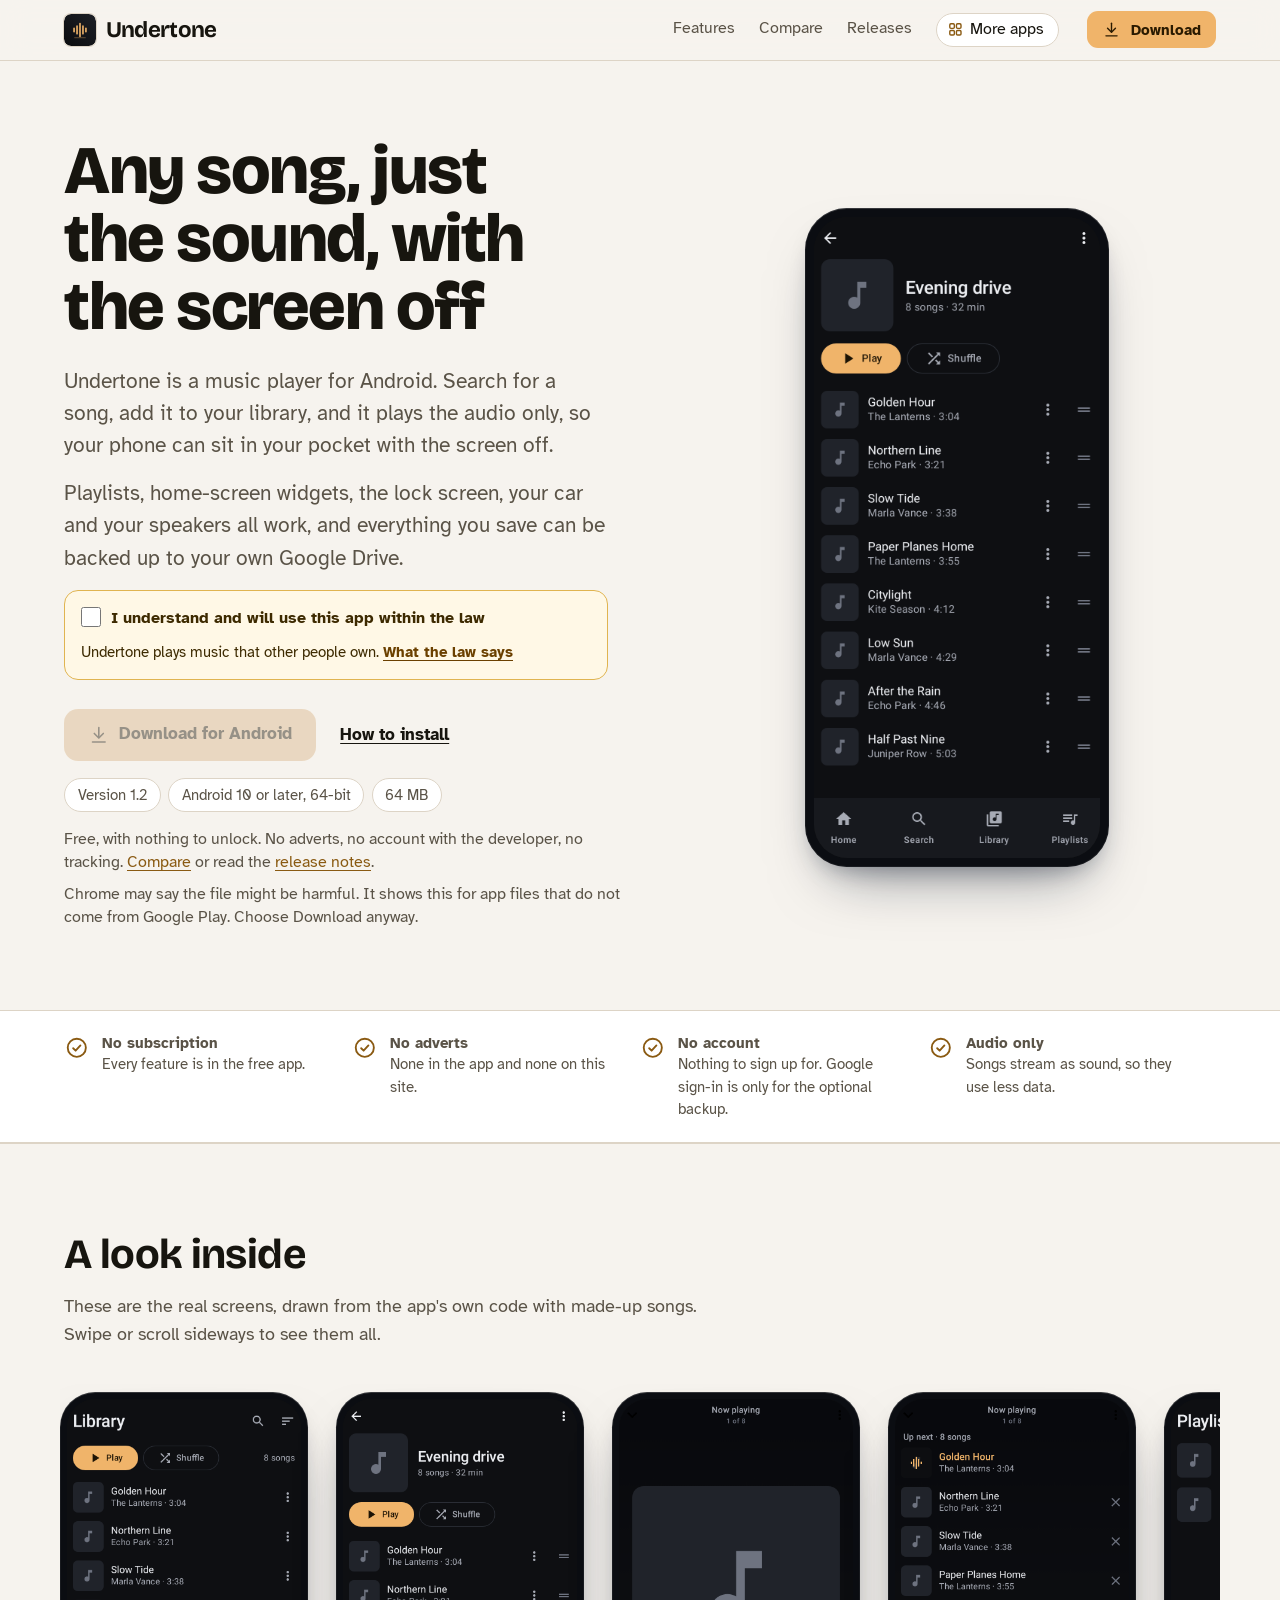
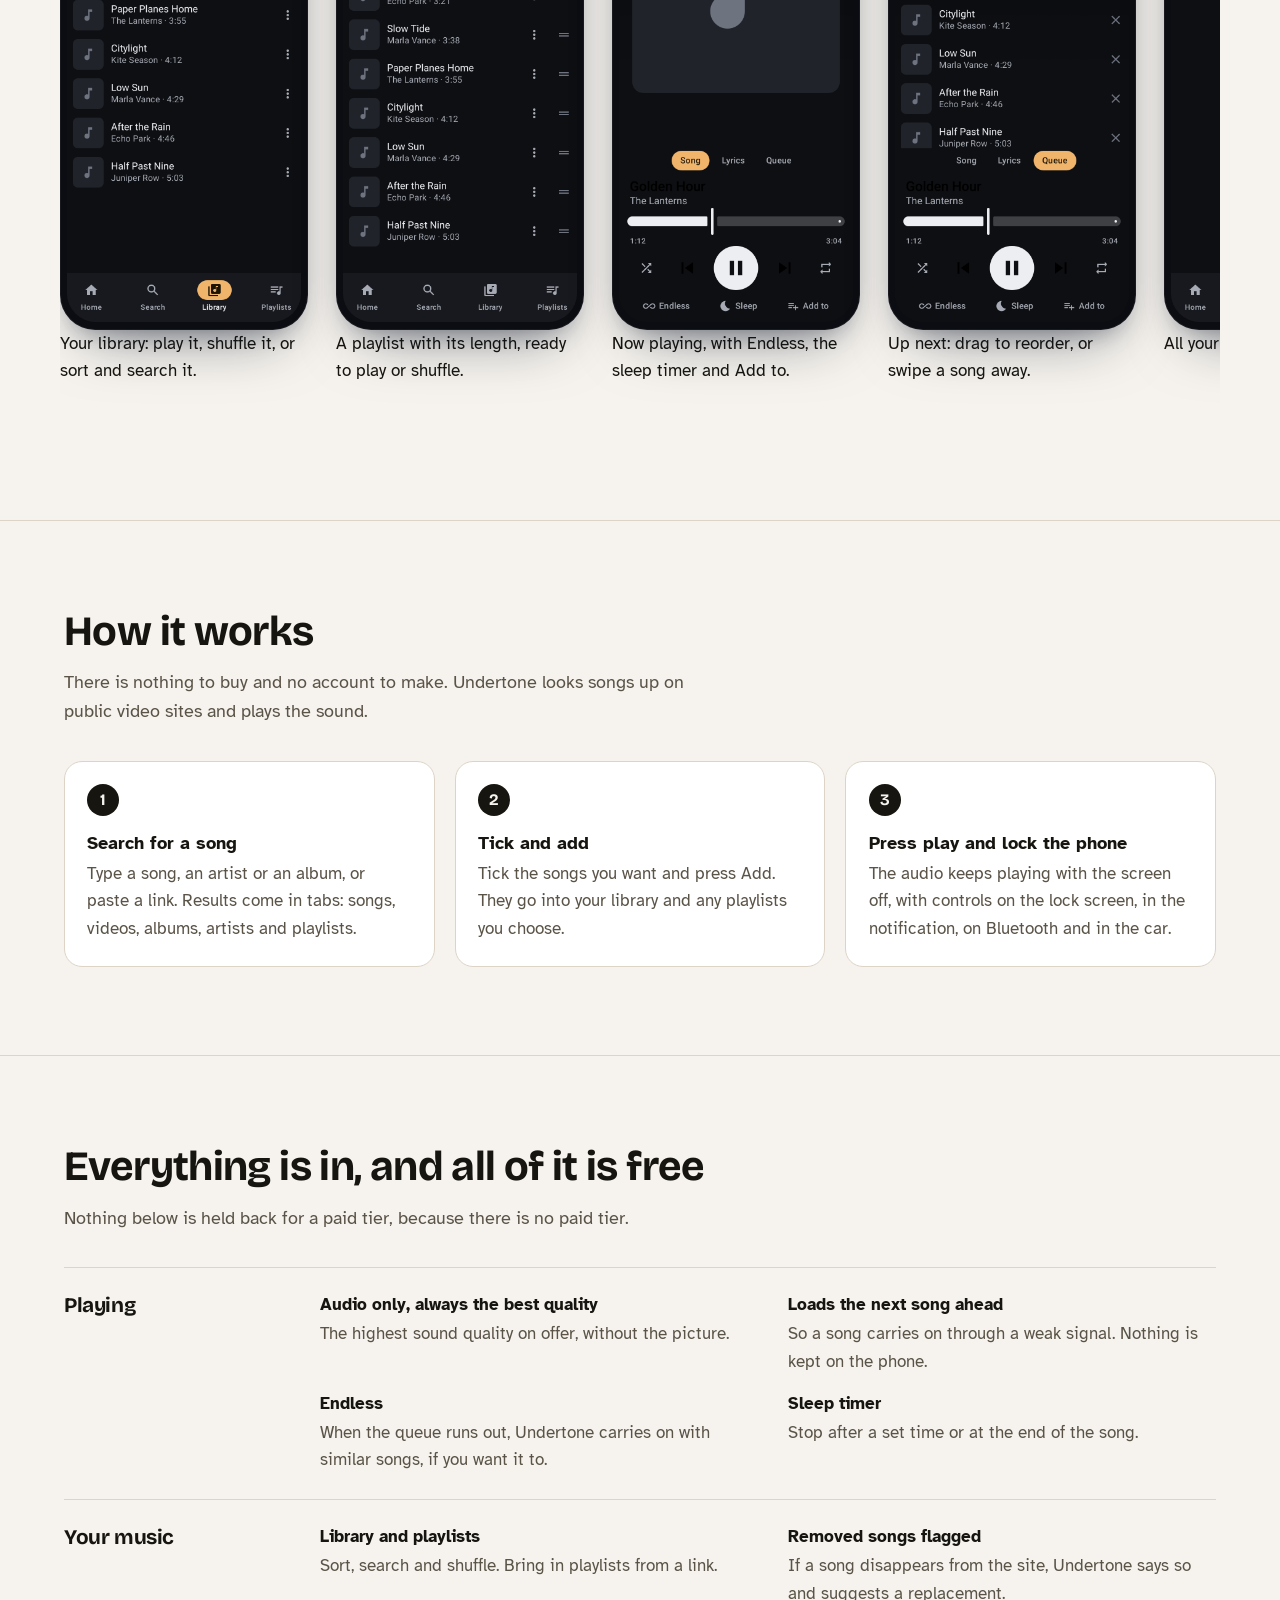
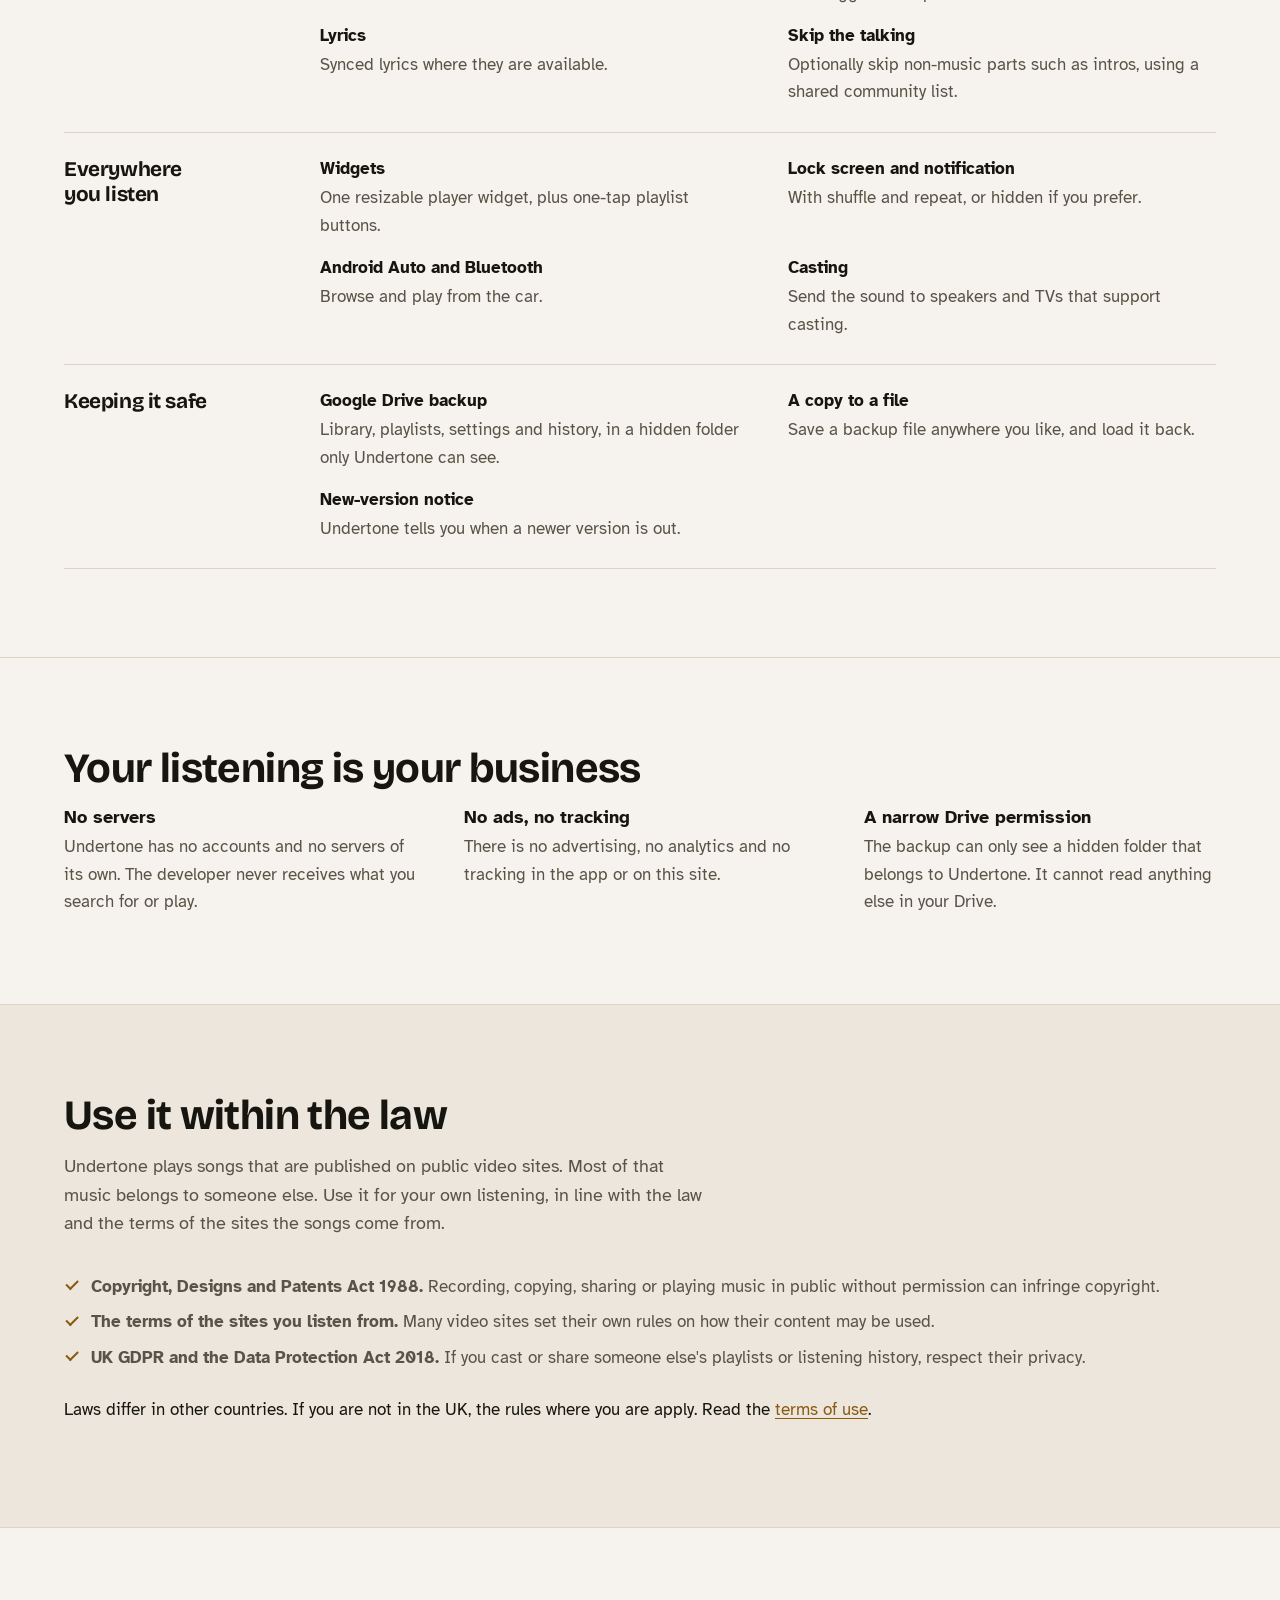
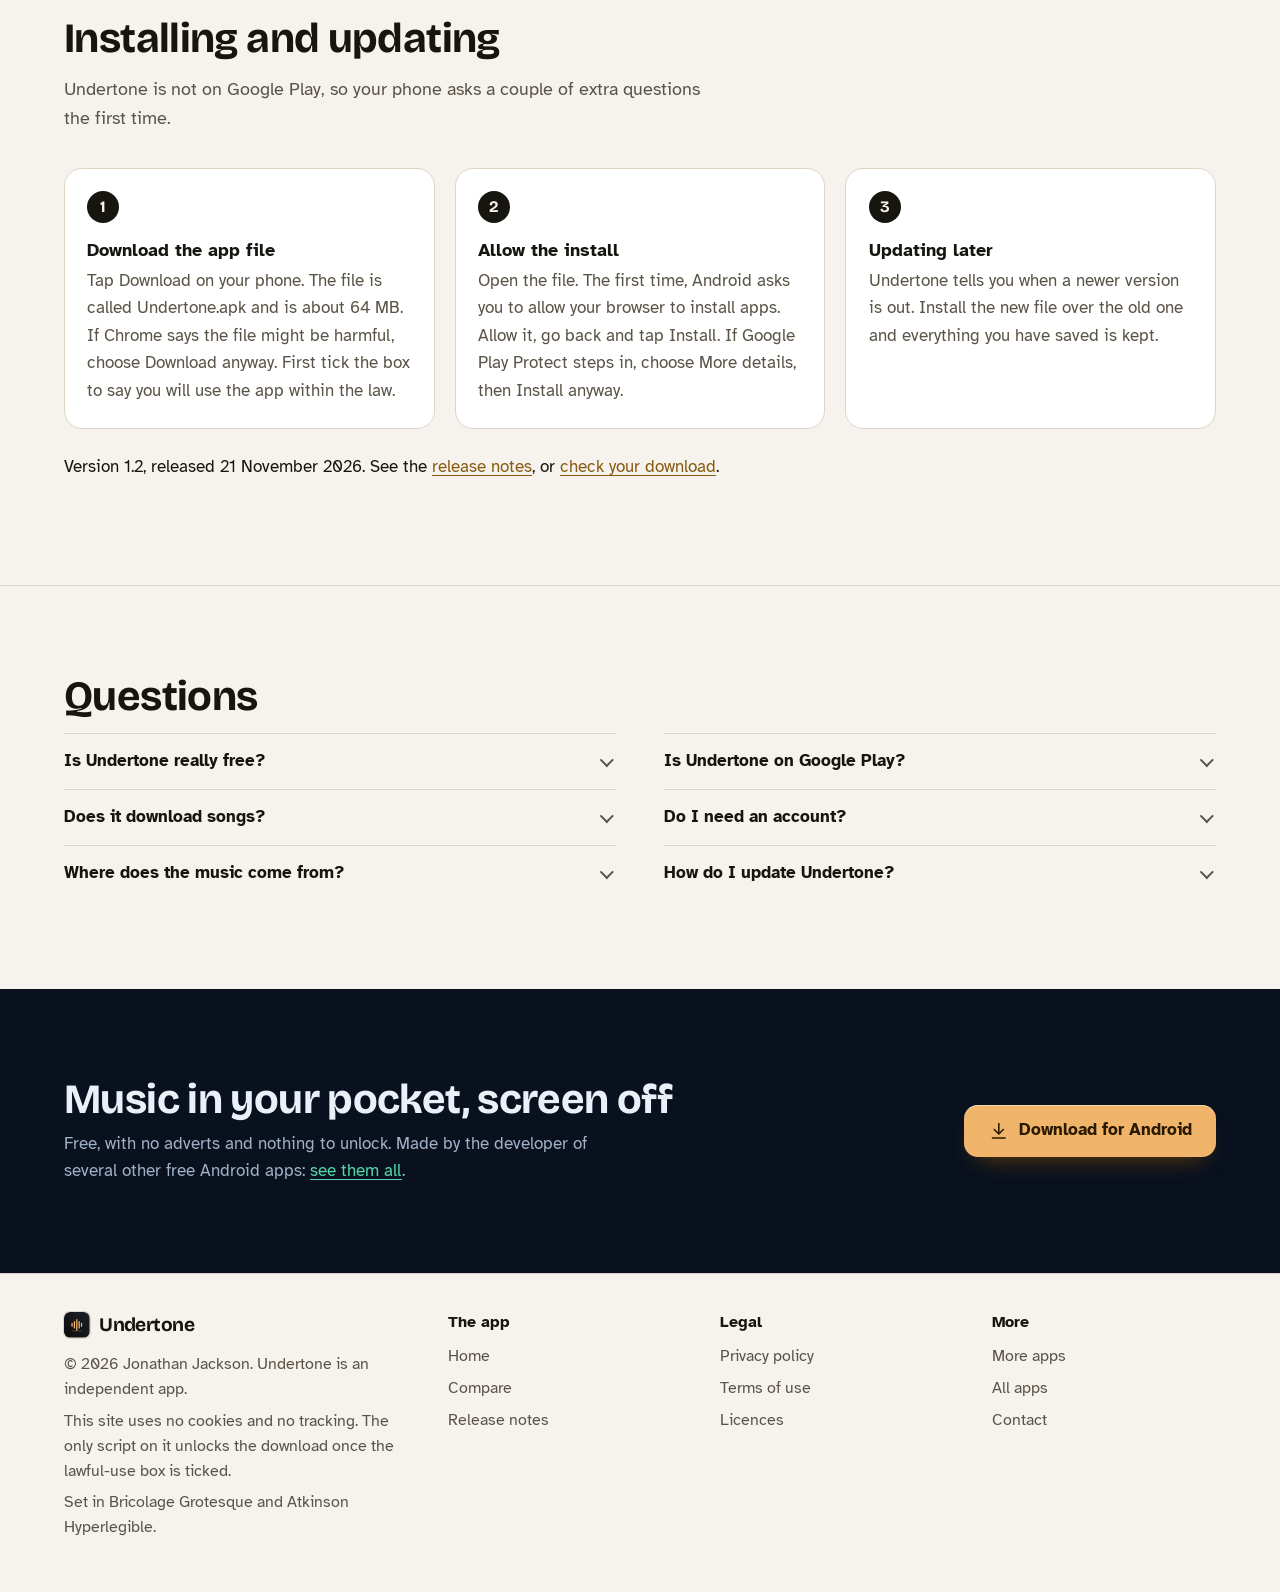
<file: index.html>
<!DOCTYPE html>
<html lang="en-GB">
<head>
<meta charset="utf-8">
<meta name="viewport" content="width=device-width, initial-scale=1">
<title>Undertone: a free music player that streams songs as audio only</title>
<meta name="description" content="Undertone finds songs on video sites and plays just the sound, with the screen off. Library, playlists, widgets, casting and Google Drive backup. Free, no adverts, no account.">
<meta name="author" content="Jonathan Jackson">
<link rel="canonical" href="https://customgpter.github.io/undertone/">
<meta name="theme-color" content="#f6f3ee" media="(prefers-color-scheme: light)">
<meta name="theme-color" content="#0e0f12" media="(prefers-color-scheme: dark)">
<meta property="og:type" content="website">
<meta property="og:site_name" content="Undertone">
<meta property="og:title" content="Undertone: a free music player that streams songs as audio only">
<meta property="og:description" content="Undertone finds songs on video sites and plays just the sound, with the screen off. Library, playlists, widgets, casting and Google Drive backup. Free, no adverts, no account.">
<meta property="og:url" content="https://customgpter.github.io/undertone/">
<meta property="og:image" content="https://customgpter.github.io/undertone/assets/og.png">
<meta property="og:image:width" content="1200">
<meta property="og:image:height" content="630">
<meta property="og:image:alt" content="Undertone&#x27;s playlist screen showing a playlist called Evening drive">
<meta property="og:locale" content="en_GB">
<meta name="twitter:card" content="summary_large_image">
<link rel="icon" href="./assets/favicon.svg" type="image/svg+xml">
<link rel="apple-touch-icon" href="./assets/apple-touch-icon.png">
<link rel="preload" href="./assets/fonts/bricolage-grotesque-latin.woff2" as="font" type="font/woff2" crossorigin>
<link rel="preload" href="./assets/fonts/atkinson-hyperlegible-latin-400-normal.woff2" as="font" type="font/woff2" crossorigin>
<link rel="stylesheet" href="./assets/site.css?v=1">
<link rel="stylesheet" href="./assets/house.css?v=1">
<link rel="stylesheet" href="./assets/apps-list.css?v=1">
<script src="./assets/apps-list.js?v=1" defer></script>
<script type="application/ld+json">{"@context":"https://schema.org","@type":"SoftwareApplication","name":"Undertone","url":"https://customgpter.github.io/undertone/","description":"Undertone finds songs on video sites and plays just the sound, with the screen off. Library, playlists, widgets, casting and Google Drive backup. Free, no adverts, no account.","applicationCategory":"MultimediaApplication","operatingSystem":"Android 10 or later, 64-bit","softwareVersion":"1.2","downloadUrl":"https://github.com/CustomGPTer/undertone/releases/latest/download/Undertone.apk","releaseNotes":"https://customgpter.github.io/undertone/releases.html","offers":{"@type":"Offer","price":"0","priceCurrency":"GBP"},"inLanguage":"en-GB","image":"https://customgpter.github.io/undertone/assets/og.png","featureList":["Audio only, always the best quality","Loads the next song ahead","Endless","Sleep timer","Library and playlists","Removed songs flagged","Lyrics","Skip the talking","Widgets","Lock screen and notification","Android Auto and Bluetooth","Casting"],"author":{"@type":"Person","name":"Jonathan Jackson"}}</script>
<script type="application/ld+json">{"@context":"https://schema.org","@type":"FAQPage","mainEntity":[{"@type":"Question","name":"Is Undertone really free?","acceptedAnswer":{"@type":"Answer","text":"Yes. There is no paid version, no subscription and no adverts, and nothing in the app is locked."}},{"@type":"Question","name":"Is Undertone on Google Play?","acceptedAnswer":{"@type":"Answer","text":"No. It is a personal project, downloaded from this site as an Android app file. It needs Android 10 or later on a 64-bit phone."}},{"@type":"Question","name":"Does it download songs?","acceptedAnswer":{"@type":"Answer","text":"No. Undertone streams the sound and loads the next song ahead, but nothing is kept on the phone. It needs an internet connection to play."}},{"@type":"Question","name":"Do I need an account?","acceptedAnswer":{"@type":"Answer","text":"No. You only sign in to Google if you want the Drive backup. Google Drive backup currently works only for Google accounts the developer has added while Google reviews the sign-in. Saving a backup to a file works for everyone."}},{"@type":"Question","name":"Where does the music come from?","acceptedAnswer":{"@type":"Answer","text":"From public video sites. Undertone finds the song and plays its sound. It does not host any music itself."}},{"@type":"Question","name":"How do I update Undertone?","acceptedAnswer":{"@type":"Answer","text":"Undertone tells you when a newer version is out. Download it from this site and install it over the one you have. Your library and playlists are kept."}}]}</script>
</head>
<body>
<a class="skip" href="#main">Skip to content</a>
<header class="masthead">
<div class="wrap">
<a class="brand" href="./" aria-label="Undertone home"><svg viewBox="0 0 108 108" aria-hidden="true"><defs><linearGradient id="G" x1="1" y1="0" x2="0" y2="1"><stop offset="0" stop-color="#1D2027"/><stop offset="1" stop-color="#0B0C0F"/></linearGradient></defs><rect width="108" height="108" rx="24" fill="url(#G)"/><path d="M34 48v12M44 41v26M54 32v44M64 41v26M74 48v12" fill="none" stroke="#F0B46A" stroke-width="5.5" stroke-linecap="round"/><path d="M36 80h36" fill="none" stroke="#F0B46A" stroke-opacity=".4" stroke-width="3" stroke-linecap="round"/></svg><span>Undertone</span></a>
<nav aria-label="Main"><ul><li><a href="./#features">Features</a></li><li><a href="./compare.html">Compare</a></li><li><a href="./releases.html">Releases</a></li><li><a class="more-apps" href="./more-apps.html"><svg class="ico" viewBox="0 0 24 24" aria-hidden="true"><rect x="4" y="4" width="6.5" height="6.5" rx="1.6"/><rect x="13.5" y="4" width="6.5" height="6.5" rx="1.6"/><rect x="4" y="13.5" width="6.5" height="6.5" rx="1.6"/><rect x="13.5" y="13.5" width="6.5" height="6.5" rx="1.6"/></svg>More apps</a></li></ul></nav>
<a class="button small" href="./#download"><svg class="ico" viewBox="0 0 24 24" aria-hidden="true"><path d="M12 4v11"/><path d="M7 10.5l5 5 5-5"/><path d="M5 20h14"/></svg>Download</a>
</div>
</header>
<main id="main">
<div class="hero">
<div class="wrap hero-grid">
<div class="hero-copy">
<h1>Any song, just the sound, with the screen off</h1>
<p class="lede">Undertone is a music player for Android. Search for a song, add it to your library, and it plays the audio only, so your phone can sit in your pocket with the screen off.</p><p class="lede">Playlists, home-screen widgets, the lock screen, your car and your speakers all work, and everything you save can be backed up to your own Google Drive.</p>

<div class="gate-scope"><div class="law-box" data-gate><label><input type="checkbox"> I understand and will use this app within the law</label><p>Undertone plays music that other people own. <a href="terms.html#law">What the law says</a></p><noscript><p>Turn on JavaScript to tick the box and download.</p></noscript></div><p class="get" id="download"><a class="button" data-href="https://github.com/CustomGPTer/undertone/releases/latest/download/Undertone.apk" aria-disabled="true" role="link" tabindex="-1"><svg class="ico" viewBox="0 0 24 24" aria-hidden="true"><path d="M12 4v11"/><path d="M7 10.5l5 5 5-5"/><path d="M5 20h14"/></svg>Download for Android</a><a class="aside" href="#install">How to install</a></p></div>
<ul class="pills"><li>Version 1.2</li><li>Android 10 or later, 64-bit</li><li>64 MB</li></ul>
<p class="facts">Free, with nothing to unlock. No adverts, no account with the developer, no tracking. <a href="compare.html">Compare</a> or read the <a href="releases.html">release notes</a>.</p>
<p class="facts">Chrome may say the file might be harmful. It shows this for app files that do not come from Google Play. Choose Download anyway.</p>
</div>
<div class="hero-phone"><div class="phone"><img src="./assets/screens/playlist.png" alt="A playlist with its length, ready to play or shuffle." width="393" height="852" fetchpriority="high"></div></div>
</div>
</div>

<section class="promises" aria-label="In short">
<div class="wrap"><ul><li><svg class="ico" viewBox="0 0 24 24" aria-hidden="true"><circle cx="12" cy="12" r="8.5"/><path d="M8.6 12.4l2.3 2.3 4.5-4.9"/></svg><span><b>No subscription</b><span>Every feature is in the free app.</span></span></li><li><svg class="ico" viewBox="0 0 24 24" aria-hidden="true"><circle cx="12" cy="12" r="8.5"/><path d="M8.6 12.4l2.3 2.3 4.5-4.9"/></svg><span><b>No adverts</b><span>None in the app and none on this site.</span></span></li><li><svg class="ico" viewBox="0 0 24 24" aria-hidden="true"><circle cx="12" cy="12" r="8.5"/><path d="M8.6 12.4l2.3 2.3 4.5-4.9"/></svg><span><b>No account</b><span>Nothing to sign up for. Google sign-in is only for the optional backup.</span></span></li><li><svg class="ico" viewBox="0 0 24 24" aria-hidden="true"><circle cx="12" cy="12" r="8.5"/><path d="M8.6 12.4l2.3 2.3 4.5-4.9"/></svg><span><b>Audio only</b><span>Songs stream as sound, so they use less data.</span></span></li></ul></div>
</section>

<section id="screens" aria-labelledby="screens-h">
<div class="wrap">
<h2 id="screens-h">A look inside</h2>
<p class="intro">These are the real screens, drawn from the app&#x27;s own code with made-up songs. Swipe or scroll sideways to see them all.</p>
<div class="gallery" tabindex="0" role="region" aria-label="Screens from Undertone"><figure class="shot"><div class="phone"><img src="./assets/screens/library.png" alt="Your library: play it, shuffle it, or sort and search it." width="393" height="852" loading="eager" decoding="async"></div><figcaption>Your library: play it, shuffle it, or sort and search it.</figcaption></figure><figure class="shot"><div class="phone"><img src="./assets/screens/playlist.png" alt="A playlist with its length, ready to play or shuffle." width="393" height="852" loading="eager" decoding="async"></div><figcaption>A playlist with its length, ready to play or shuffle.</figcaption></figure><figure class="shot"><div class="phone"><img src="./assets/screens/player.png" alt="Now playing, with Endless, the sleep timer and Add to." width="393" height="852" loading="eager" decoding="async"></div><figcaption>Now playing, with Endless, the sleep timer and Add to.</figcaption></figure><figure class="shot"><div class="phone"><img src="./assets/screens/queue.png" alt="Up next: drag to reorder, or swipe a song away." width="393" height="852" loading="eager" decoding="async"></div><figcaption>Up next: drag to reorder, or swipe a song away.</figcaption></figure><figure class="shot"><div class="phone"><img src="./assets/screens/playlists.png" alt="All your playlists in one list." width="393" height="852" loading="eager" decoding="async"></div><figcaption>All your playlists in one list.</figcaption></figure><figure class="shot"><div class="phone"><img src="./assets/screens/settings.png" alt="Settings for sound quality, loading ahead and the lock screen." width="393" height="852" loading="eager" decoding="async"></div><figcaption>Settings for sound quality, loading ahead and the lock screen.</figcaption></figure><figure class="shot"><div class="phone"><img src="./assets/screens/equaliser.png" alt="Equaliser, bass boost and volume levelling." width="393" height="852" loading="eager" decoding="async"></div><figcaption>Equaliser, bass boost and volume levelling.</figcaption></figure></div>
</div>
</section>

<section id="how" aria-labelledby="how-h">
<div class="wrap">
<h2 id="how-h">How it works</h2>
<p class="intro">There is nothing to buy and no account to make. Undertone looks songs up on public video sites and plays the sound.</p>
<ol class="steps"><li><h3>Search for a song</h3><p>Type a song, an artist or an album, or paste a link. Results come in tabs: songs, videos, albums, artists and playlists.</p></li><li><h3>Tick and add</h3><p>Tick the songs you want and press Add. They go into your library and any playlists you choose.</p></li><li><h3>Press play and lock the phone</h3><p>The audio keeps playing with the screen off, with controls on the lock screen, in the notification, on Bluetooth and in the car.</p></li></ol>
</div>
</section>

<section id="features" aria-labelledby="features-h">
<div class="wrap">
<h2 id="features-h">Everything is in, and all of it is free</h2>
<p class="intro">Nothing below is held back for a paid tier, because there is no paid tier.</p>
<div class="groups"><div class="group"><h3>Playing</h3><dl><div><dt>Audio only, always the best quality</dt><dd>The highest sound quality on offer, without the picture.</dd></div><div><dt>Loads the next song ahead</dt><dd>So a song carries on through a weak signal. Nothing is kept on the phone.</dd></div><div><dt>Endless</dt><dd>When the queue runs out, Undertone carries on with similar songs, if you want it to.</dd></div><div><dt>Sleep timer</dt><dd>Stop after a set time or at the end of the song.</dd></div></dl></div><div class="group"><h3>Your music</h3><dl><div><dt>Library and playlists</dt><dd>Sort, search and shuffle. Bring in playlists from a link.</dd></div><div><dt>Removed songs flagged</dt><dd>If a song disappears from the site, Undertone says so and suggests a replacement.</dd></div><div><dt>Lyrics</dt><dd>Synced lyrics where they are available.</dd></div><div><dt>Skip the talking</dt><dd>Optionally skip non-music parts such as intros, using a shared community list.</dd></div></dl></div><div class="group"><h3>Everywhere you listen</h3><dl><div><dt>Widgets</dt><dd>One resizable player widget, plus one-tap playlist buttons.</dd></div><div><dt>Lock screen and notification</dt><dd>With shuffle and repeat, or hidden if you prefer.</dd></div><div><dt>Android Auto and Bluetooth</dt><dd>Browse and play from the car.</dd></div><div><dt>Casting</dt><dd>Send the sound to speakers and TVs that support casting.</dd></div></dl></div><div class="group"><h3>Keeping it safe</h3><dl><div><dt>Google Drive backup</dt><dd>Library, playlists, settings and history, in a hidden folder only Undertone can see.</dd></div><div><dt>A copy to a file</dt><dd>Save a backup file anywhere you like, and load it back.</dd></div><div><dt>New-version notice</dt><dd>Undertone tells you when a newer version is out.</dd></div></dl></div></div>
</div>
</section>

<section id="privacy" aria-labelledby="privacy-h">
<div class="wrap">
<h2 id="privacy-h">Your listening is your business</h2>
<ul class="plain"><li><h3>No servers</h3><p>Undertone has no accounts and no servers of its own. The developer never receives what you search for or play.</p></li><li><h3>No ads, no tracking</h3><p>There is no advertising, no analytics and no tracking in the app or on this site.</p></li><li><h3>A narrow Drive permission</h3><p>The backup can only see a hidden folder that belongs to Undertone. It cannot read anything else in your Drive.</p></li></ul>
</div>
</section>

<section id="law" aria-labelledby="law-h" class="law-band">
<div class="wrap">
<h2 id="law-h">Use it within the law</h2>
<p class="intro">Undertone plays songs that are published on public video sites. Most of that music belongs to someone else. Use it for your own listening, in line with the law and the terms of the sites the songs come from.</p>
<ul class="ticks"><li><b>Copyright, Designs and Patents Act 1988.</b> Recording, copying, sharing or playing music in public without permission can infringe copyright.</li><li><b>The terms of the sites you listen from.</b> Many video sites set their own rules on how their content may be used.</li><li><b>UK GDPR and the Data Protection Act 2018.</b> If you cast or share someone else's playlists or listening history, respect their privacy.</li></ul>
<p class="after-table">Laws differ in other countries. If you are not in the UK, the rules where you are apply. Read the <a href="terms.html#law">terms of use</a>.</p>
</div>
</section>
<section id="install" aria-labelledby="install-h">
<div class="wrap">
<h2 id="install-h">Installing and updating</h2>
<p class="intro">Undertone is not on Google Play, so your phone asks a couple of extra questions the first time.</p>
<ol class="steps"><li><h3>Download the app file</h3><p>Tap Download on your phone. The file is called Undertone.apk and is about 64 MB. If Chrome says the file might be harmful, choose Download anyway. First tick the box to say you will use the app within the law.</p></li><li><h3>Allow the install</h3><p>Open the file. The first time, Android asks you to allow your browser to install apps. Allow it, go back and tap Install. If Google Play Protect steps in, choose More details, then Install anyway.</p></li><li><h3>Updating later</h3><p>Undertone tells you when a newer version is out. Install the new file over the old one and everything you have saved is kept.</p></li></ol>
<p class="after-table">Version 1.2, released 21 November 2026. See the <a href="releases.html">release notes</a>, or <a href="releases.html#checking">check your download</a>.</p>
</div>
</section>

<section id="questions" aria-labelledby="questions-h">
<div class="wrap">
<h2 id="questions-h">Questions</h2>
<div class="faq"><details><summary>Is Undertone really free?</summary><p>Yes. There is no paid version, no subscription and no adverts, and nothing in the app is locked.</p></details><details><summary>Is Undertone on Google Play?</summary><p>No. It is a personal project, downloaded from this site as an Android app file. It needs Android 10 or later on a 64-bit phone.</p></details><details><summary>Does it download songs?</summary><p>No. Undertone streams the sound and loads the next song ahead, but nothing is kept on the phone. It needs an internet connection to play.</p></details><details><summary>Do I need an account?</summary><p>No. You only sign in to Google if you want the Drive backup. Google Drive backup currently works only for Google accounts the developer has added while Google reviews the sign-in. Saving a backup to a file works for everyone.</p></details><details><summary>Where does the music come from?</summary><p>From public video sites. Undertone finds the song and plays its sound. It does not host any music itself.</p></details><details><summary>How do I update Undertone?</summary><p>Undertone tells you when a newer version is out. Download it from this site and install it over the one you have. Your library and playlists are kept.</p></details></div>
</div>
</section>

<section class="closing" aria-labelledby="closing-h">
<div class="wrap">
<div><h2 id="closing-h">Music in your pocket, screen off</h2><p>Free, with no adverts and nothing to unlock. Made by the developer of several other free Android apps: <a href="more-apps.html">see them all</a>.</p></div>
<a class="button" href="./#download"><svg class="ico" viewBox="0 0 24 24" aria-hidden="true"><path d="M12 4v11"/><path d="M7 10.5l5 5 5-5"/><path d="M5 20h14"/></svg>Download for Android</a>
</div>
</section>
</main>
<footer class="colophon">
<div class="wrap">
<div>
<a class="brand" href="./" aria-label="Undertone home"><svg viewBox="0 0 108 108" aria-hidden="true"><defs><linearGradient id="G" x1="1" y1="0" x2="0" y2="1"><stop offset="0" stop-color="#1D2027"/><stop offset="1" stop-color="#0B0C0F"/></linearGradient></defs><rect width="108" height="108" rx="24" fill="url(#G)"/><path d="M34 48v12M44 41v26M54 32v44M64 41v26M74 48v12" fill="none" stroke="#F0B46A" stroke-width="5.5" stroke-linecap="round"/><path d="M36 80h36" fill="none" stroke="#F0B46A" stroke-opacity=".4" stroke-width="3" stroke-linecap="round"/></svg><span>Undertone</span></a>
<p>&copy; 2026 Jonathan Jackson. Undertone is an independent app.</p>
<p>This site uses no cookies and no tracking. The only script on it unlocks the download once the lawful-use box is ticked.</p>
<p>Set in Bricolage Grotesque and Atkinson Hyperlegible.</p>
</div>
<nav aria-label="The app"><h2>The app</h2><ul>
<li><a href="./">Home</a></li>
<li><a href="./compare.html">Compare</a></li>
<li><a href="./releases.html">Release notes</a></li>
</ul></nav>
<nav aria-label="Legal"><h2>Legal</h2><ul>
<li><a href="./privacy.html">Privacy policy</a></li>
<li><a href="./terms.html">Terms of use</a></li>
<li><a href="./licences.html">Licences</a></li>
</ul></nav>
<nav aria-label="More"><h2>More</h2><ul>
<li><a href="./more-apps.html">More apps</a></li>
<li><a href="https://customgpter.github.io/">All apps</a></li>
<li><a href="https://github.com/CustomGPTer/undertone/issues">Contact</a></li>
</ul></nav>
</div>
</footer>
</body>
</html>
</file>
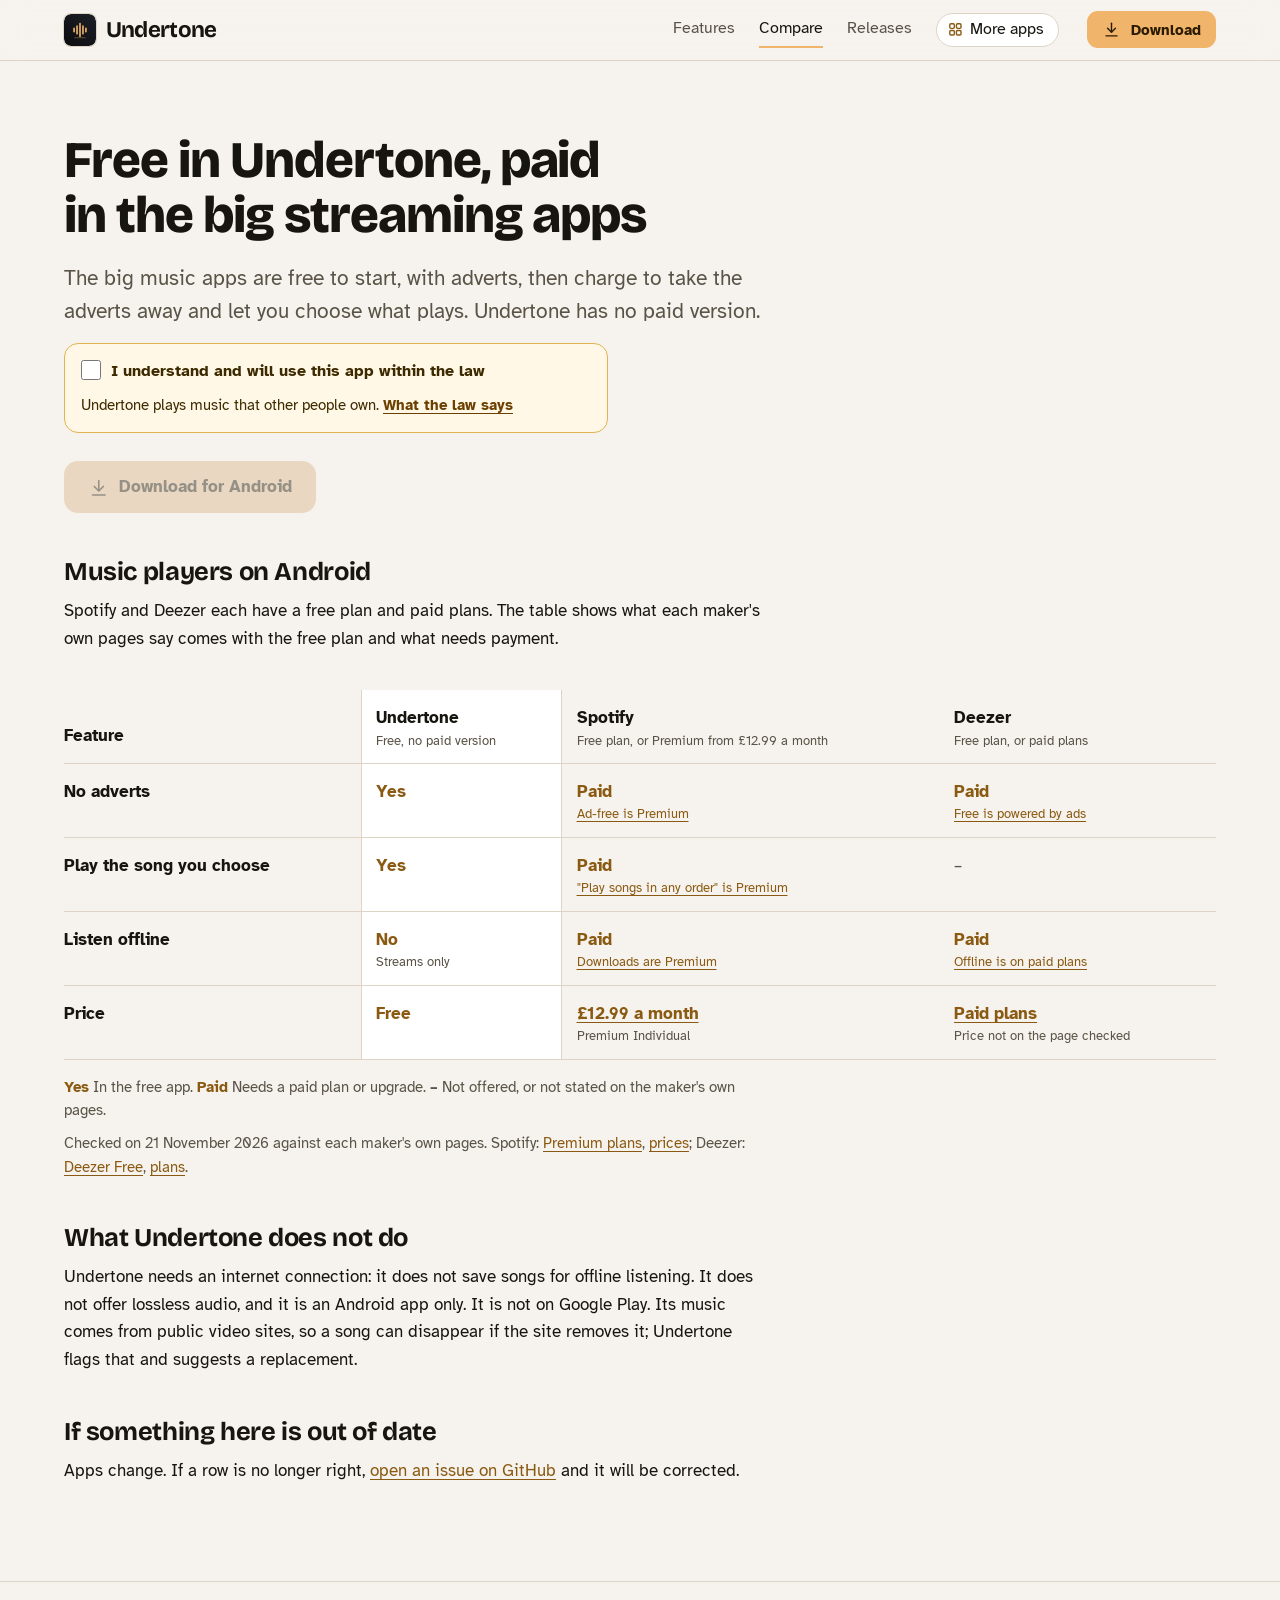
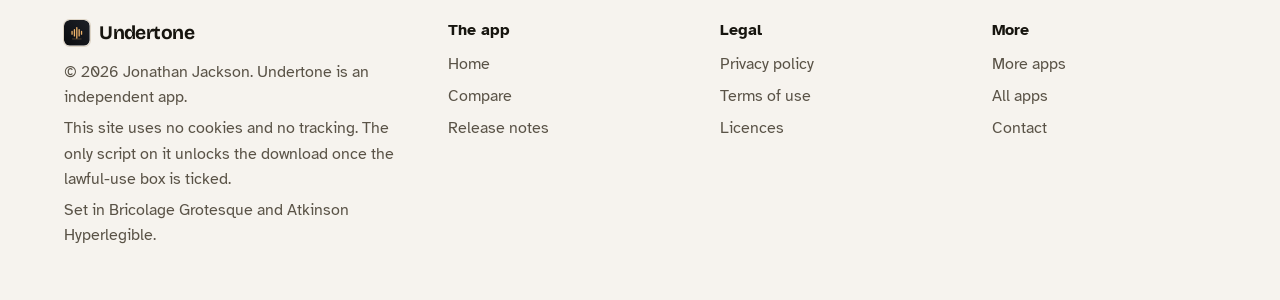
<file: compare.html>
<!DOCTYPE html>
<html lang="en-GB">
<head>
<meta charset="utf-8">
<meta name="viewport" content="width=device-width, initial-scale=1">
<title>Undertone compared with Spotify and Deezer</title>
<meta name="description" content="How Undertone compares with the free plans of Spotify and Deezer, row by row, with each claim linked to the maker&#x27;s own page.">
<meta name="author" content="Jonathan Jackson">
<link rel="canonical" href="https://customgpter.github.io/undertone/compare.html">
<meta name="theme-color" content="#f6f3ee" media="(prefers-color-scheme: light)">
<meta name="theme-color" content="#0e0f12" media="(prefers-color-scheme: dark)">
<meta property="og:type" content="website">
<meta property="og:site_name" content="Undertone">
<meta property="og:title" content="Undertone compared with Spotify and Deezer">
<meta property="og:description" content="How Undertone compares with the free plans of Spotify and Deezer, row by row, with each claim linked to the maker&#x27;s own page.">
<meta property="og:url" content="https://customgpter.github.io/undertone/compare.html">
<meta property="og:image" content="https://customgpter.github.io/undertone/assets/og.png">
<meta property="og:image:width" content="1200">
<meta property="og:image:height" content="630">
<meta property="og:image:alt" content="Undertone&#x27;s playlist screen showing a playlist called Evening drive">
<meta property="og:locale" content="en_GB">
<meta name="twitter:card" content="summary_large_image">
<link rel="icon" href="./assets/favicon.svg" type="image/svg+xml">
<link rel="apple-touch-icon" href="./assets/apple-touch-icon.png">
<link rel="preload" href="./assets/fonts/bricolage-grotesque-latin.woff2" as="font" type="font/woff2" crossorigin>
<link rel="preload" href="./assets/fonts/atkinson-hyperlegible-latin-400-normal.woff2" as="font" type="font/woff2" crossorigin>
<link rel="stylesheet" href="./assets/site.css?v=1">
<link rel="stylesheet" href="./assets/house.css?v=1">
<link rel="stylesheet" href="./assets/apps-list.css?v=1">
<script src="./assets/apps-list.js?v=1" defer></script>
</head>
<body>
<a class="skip" href="#main">Skip to content</a>
<header class="masthead">
<div class="wrap">
<a class="brand" href="./" aria-label="Undertone home"><svg viewBox="0 0 108 108" aria-hidden="true"><defs><linearGradient id="G" x1="1" y1="0" x2="0" y2="1"><stop offset="0" stop-color="#1D2027"/><stop offset="1" stop-color="#0B0C0F"/></linearGradient></defs><rect width="108" height="108" rx="24" fill="url(#G)"/><path d="M34 48v12M44 41v26M54 32v44M64 41v26M74 48v12" fill="none" stroke="#F0B46A" stroke-width="5.5" stroke-linecap="round"/><path d="M36 80h36" fill="none" stroke="#F0B46A" stroke-opacity=".4" stroke-width="3" stroke-linecap="round"/></svg><span>Undertone</span></a>
<nav aria-label="Main"><ul><li><a href="./#features">Features</a></li><li><a href="./compare.html" aria-current="page">Compare</a></li><li><a href="./releases.html">Releases</a></li><li><a class="more-apps" href="./more-apps.html"><svg class="ico" viewBox="0 0 24 24" aria-hidden="true"><rect x="4" y="4" width="6.5" height="6.5" rx="1.6"/><rect x="13.5" y="4" width="6.5" height="6.5" rx="1.6"/><rect x="4" y="13.5" width="6.5" height="6.5" rx="1.6"/><rect x="13.5" y="13.5" width="6.5" height="6.5" rx="1.6"/></svg>More apps</a></li></ul></nav>
<a class="button small" href="./#download"><svg class="ico" viewBox="0 0 24 24" aria-hidden="true"><path d="M12 4v11"/><path d="M7 10.5l5 5 5-5"/><path d="M5 20h14"/></svg>Download</a>
</div>
</header>
<main id="main" class="doc">
<div class="wrap">
<div class="measure">
<h1>Free in Undertone, paid in the big streaming apps</h1>
<p class="lede">The big music apps are free to start, with adverts, then charge to take the adverts away and let you choose what plays. Undertone has no paid version.</p>
<div class="gate-scope"><div class="law-box" data-gate><label><input type="checkbox"> I understand and will use this app within the law</label><p>Undertone plays music that other people own. <a href="terms.html#law">What the law says</a></p><noscript><p>Turn on JavaScript to tick the box and download.</p></noscript></div><p class="get"><a class="button" data-href="https://github.com/CustomGPTer/undertone/releases/latest/download/Undertone.apk" aria-disabled="true" role="link" tabindex="-1"><svg class="ico" viewBox="0 0 24 24" aria-hidden="true"><path d="M12 4v11"/><path d="M7 10.5l5 5 5-5"/><path d="M5 20h14"/></svg>Download for Android</a></p></div>
<h2 id="table">Music players on Android</h2>
<p>Spotify and Deezer each have a free plan and paid plans. The table shows what each maker's own pages say comes with the free plan and what needs payment.</p>
</div>
<div class="scroll">
<table class="cmp">
<thead><tr><th scope="col">Feature</th><th scope="col" class="ours">Undertone<small>Free, no paid version</small></th><th scope="col">Spotify<small>Free plan, or Premium from £12.99 a month</small></th><th scope="col">Deezer<small>Free plan, or paid plans</small></th></tr></thead>
<tbody>
<tr><th scope="row">No adverts</th><td class="yes ours"><span class="app">Undertone</span><span class="v">Yes</span></td><td class="pay"><span class="app">Spotify</span><span class="v">Paid<small><a href="https://www.spotify.com/uk/premium/">Ad-free is Premium</a></small></span></td><td class="pay"><span class="app">Deezer</span><span class="v">Paid<small><a href="https://support.deezer.com">Free is powered by ads</a></small></span></td></tr>
<tr><th scope="row">Play the song you choose</th><td class="yes ours"><span class="app">Undertone</span><span class="v">Yes</span></td><td class="pay"><span class="app">Spotify</span><span class="v">Paid<small><a href="https://www.spotify.com/uk/premium/">"Play songs in any order" is Premium</a></small></span></td><td class="na"><span class="app">Deezer</span><span class="v">&ndash;</span></td></tr>
<tr><th scope="row">Listen offline</th><td class="yes ours"><span class="app">Undertone</span><span class="v">No<small>Streams only</small></span></td><td class="pay"><span class="app">Spotify</span><span class="v">Paid<small><a href="https://www.spotify.com/uk/premium/">Downloads are Premium</a></small></span></td><td class="pay"><span class="app">Deezer</span><span class="v">Paid<small><a href="https://support.deezer.com/hc/articles/115002456825">Offline is on paid plans</a></small></span></td></tr>
<tr><th scope="row">Price</th><td class="yes ours"><span class="app">Undertone</span><span class="v">Free</span></td><td class="pay"><span class="app">Spotify</span><span class="v"><a href="https://www.spotify.com/uk/headspace">£12.99 a month</a><small>Premium Individual</small></span></td><td class="pay"><span class="app">Deezer</span><span class="v"><a href="https://support.deezer.com">Paid plans</a><small>Price not on the page checked</small></span></td></tr>
</tbody>
</table>
</div>
<div class="measure">
<p class="key"><strong class="yes">Yes</strong> In the free app. <strong class="pay">Paid</strong> Needs a paid plan or upgrade. <strong>&ndash;</strong> Not offered, or not stated on the maker's own pages.</p>
<p class="key">Checked on 21 November 2026 against each maker's own pages. Spotify: <a href="https://www.spotify.com/uk/premium/">Premium plans</a>, <a href="https://www.spotify.com/uk/headspace">prices</a>; Deezer: <a href="https://support.deezer.com/hc/articles/115002456825">Deezer Free</a>, <a href="https://support.deezer.com">plans</a>.</p>
<h2>What Undertone does not do</h2><p>Undertone needs an internet connection: it does not save songs for offline listening. It does not offer lossless audio, and it is an Android app only. It is not on Google Play. Its music comes from public video sites, so a song can disappear if the site removes it; Undertone flags that and suggests a replacement.</p>
<h2 id="wrong">If something here is out of date</h2>
<p>Apps change. If a row is no longer right, <a href="https://github.com/CustomGPTer/undertone/issues">open an issue on GitHub</a> and it will be corrected.</p>
</div>
</div>
</main>
<footer class="colophon">
<div class="wrap">
<div>
<a class="brand" href="./" aria-label="Undertone home"><svg viewBox="0 0 108 108" aria-hidden="true"><defs><linearGradient id="G" x1="1" y1="0" x2="0" y2="1"><stop offset="0" stop-color="#1D2027"/><stop offset="1" stop-color="#0B0C0F"/></linearGradient></defs><rect width="108" height="108" rx="24" fill="url(#G)"/><path d="M34 48v12M44 41v26M54 32v44M64 41v26M74 48v12" fill="none" stroke="#F0B46A" stroke-width="5.5" stroke-linecap="round"/><path d="M36 80h36" fill="none" stroke="#F0B46A" stroke-opacity=".4" stroke-width="3" stroke-linecap="round"/></svg><span>Undertone</span></a>
<p>&copy; 2026 Jonathan Jackson. Undertone is an independent app.</p>
<p>This site uses no cookies and no tracking. The only script on it unlocks the download once the lawful-use box is ticked.</p>
<p>Set in Bricolage Grotesque and Atkinson Hyperlegible.</p>
</div>
<nav aria-label="The app"><h2>The app</h2><ul>
<li><a href="./">Home</a></li>
<li><a href="./compare.html">Compare</a></li>
<li><a href="./releases.html">Release notes</a></li>
</ul></nav>
<nav aria-label="Legal"><h2>Legal</h2><ul>
<li><a href="./privacy.html">Privacy policy</a></li>
<li><a href="./terms.html">Terms of use</a></li>
<li><a href="./licences.html">Licences</a></li>
</ul></nav>
<nav aria-label="More"><h2>More</h2><ul>
<li><a href="./more-apps.html">More apps</a></li>
<li><a href="https://customgpter.github.io/">All apps</a></li>
<li><a href="https://github.com/CustomGPTer/undertone/issues">Contact</a></li>
</ul></nav>
</div>
</footer>
</body>
</html>
</file>
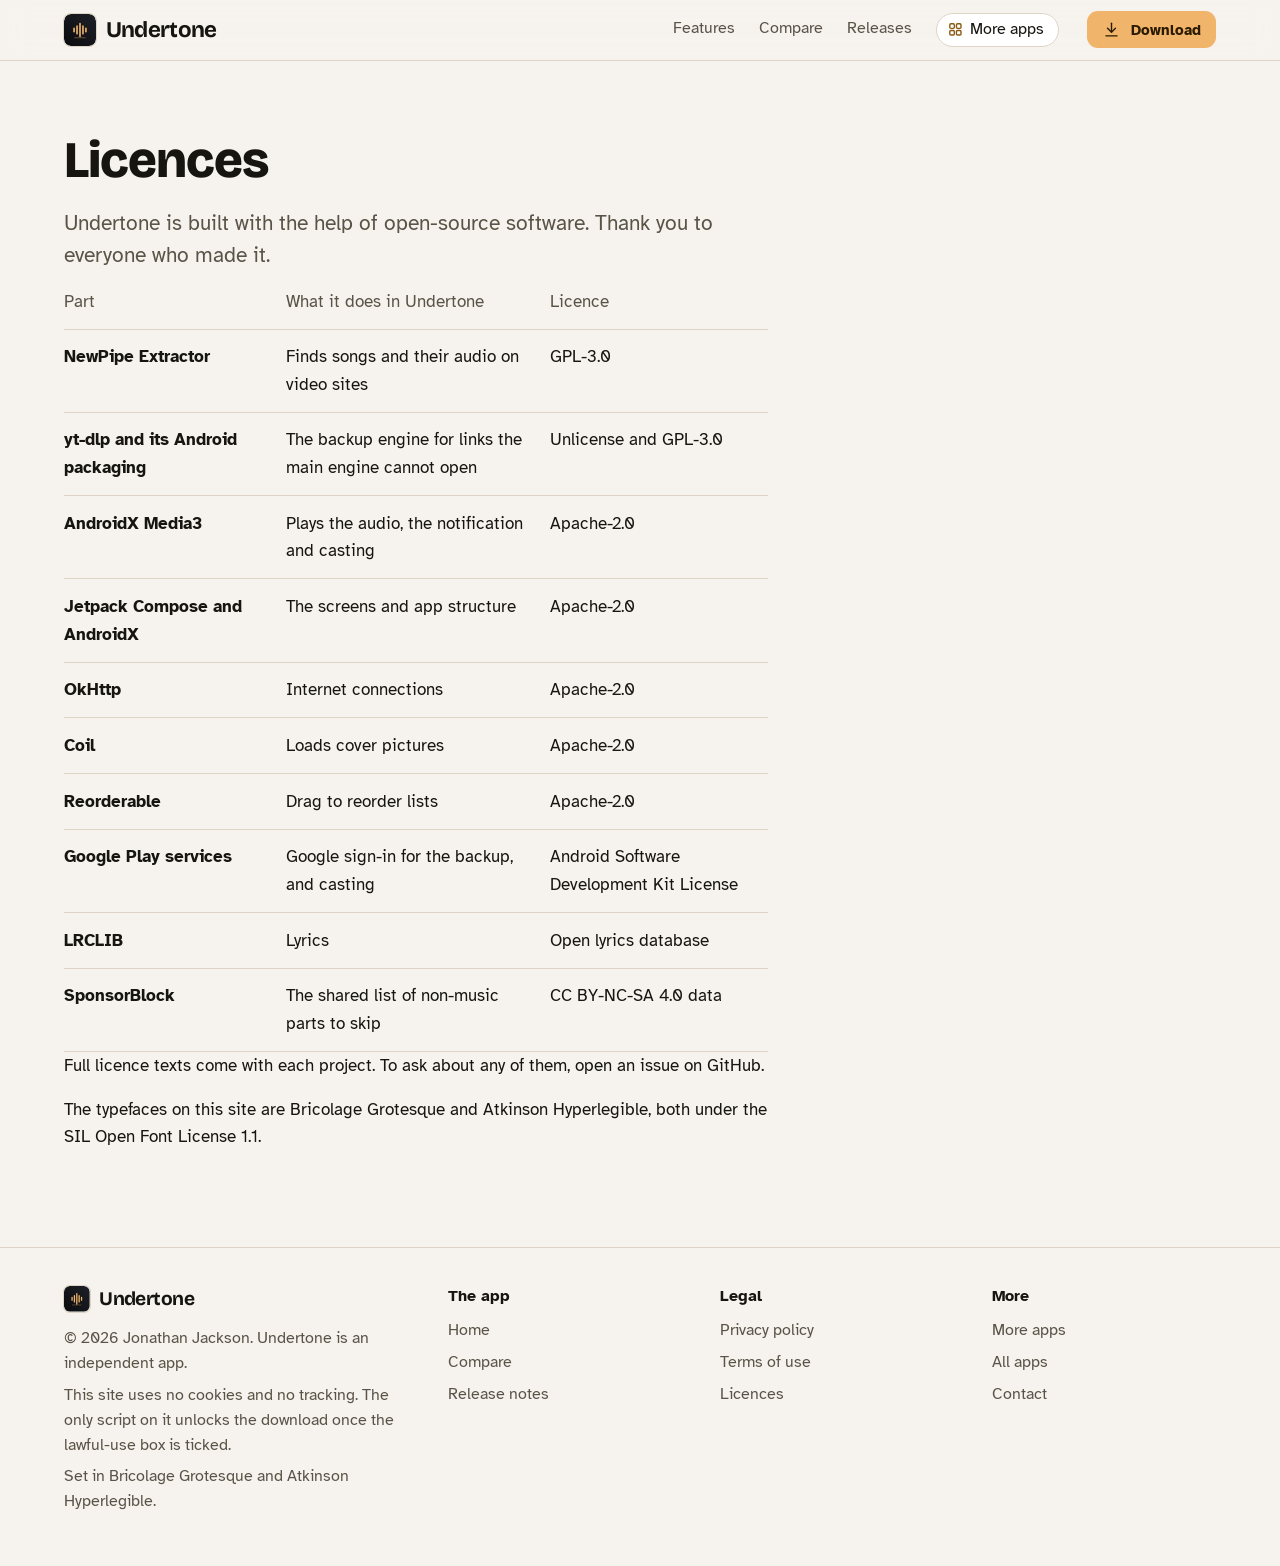
<file: licences.html>
<!DOCTYPE html>
<html lang="en-GB">
<head>
<meta charset="utf-8">
<meta name="viewport" content="width=device-width, initial-scale=1">
<title>Undertone licences</title>
<meta name="description" content="The open-source parts inside Undertone and their licences.">
<meta name="author" content="Jonathan Jackson">
<link rel="canonical" href="https://customgpter.github.io/undertone/licences.html">
<meta name="theme-color" content="#f6f3ee" media="(prefers-color-scheme: light)">
<meta name="theme-color" content="#0e0f12" media="(prefers-color-scheme: dark)">
<meta property="og:type" content="website">
<meta property="og:site_name" content="Undertone">
<meta property="og:title" content="Undertone licences">
<meta property="og:description" content="The open-source parts inside Undertone and their licences.">
<meta property="og:url" content="https://customgpter.github.io/undertone/licences.html">
<meta property="og:image" content="https://customgpter.github.io/undertone/assets/og.png">
<meta property="og:image:width" content="1200">
<meta property="og:image:height" content="630">
<meta property="og:image:alt" content="Undertone&#x27;s playlist screen showing a playlist called Evening drive">
<meta property="og:locale" content="en_GB">
<meta name="twitter:card" content="summary_large_image">
<link rel="icon" href="./assets/favicon.svg" type="image/svg+xml">
<link rel="apple-touch-icon" href="./assets/apple-touch-icon.png">
<link rel="preload" href="./assets/fonts/bricolage-grotesque-latin.woff2" as="font" type="font/woff2" crossorigin>
<link rel="preload" href="./assets/fonts/atkinson-hyperlegible-latin-400-normal.woff2" as="font" type="font/woff2" crossorigin>
<link rel="stylesheet" href="./assets/site.css?v=1">
<link rel="stylesheet" href="./assets/house.css?v=1">
<link rel="stylesheet" href="./assets/apps-list.css?v=1">
<script src="./assets/apps-list.js?v=1" defer></script>
</head>
<body>
<a class="skip" href="#main">Skip to content</a>
<header class="masthead">
<div class="wrap">
<a class="brand" href="./" aria-label="Undertone home"><svg viewBox="0 0 108 108" aria-hidden="true"><defs><linearGradient id="G" x1="1" y1="0" x2="0" y2="1"><stop offset="0" stop-color="#1D2027"/><stop offset="1" stop-color="#0B0C0F"/></linearGradient></defs><rect width="108" height="108" rx="24" fill="url(#G)"/><path d="M34 48v12M44 41v26M54 32v44M64 41v26M74 48v12" fill="none" stroke="#F0B46A" stroke-width="5.5" stroke-linecap="round"/><path d="M36 80h36" fill="none" stroke="#F0B46A" stroke-opacity=".4" stroke-width="3" stroke-linecap="round"/></svg><span>Undertone</span></a>
<nav aria-label="Main"><ul><li><a href="./#features">Features</a></li><li><a href="./compare.html">Compare</a></li><li><a href="./releases.html">Releases</a></li><li><a class="more-apps" href="./more-apps.html"><svg class="ico" viewBox="0 0 24 24" aria-hidden="true"><rect x="4" y="4" width="6.5" height="6.5" rx="1.6"/><rect x="13.5" y="4" width="6.5" height="6.5" rx="1.6"/><rect x="4" y="13.5" width="6.5" height="6.5" rx="1.6"/><rect x="13.5" y="13.5" width="6.5" height="6.5" rx="1.6"/></svg>More apps</a></li></ul></nav>
<a class="button small" href="./#download"><svg class="ico" viewBox="0 0 24 24" aria-hidden="true"><path d="M12 4v11"/><path d="M7 10.5l5 5 5-5"/><path d="M5 20h14"/></svg>Download</a>
</div>
</header>
<main id="main" class="doc">
<div class="wrap">
<div class="measure">
<h1>Licences</h1>
<p class="lede">Undertone is built with the help of open-source software. Thank you to everyone who made it.</p>
<div class="scroll"><table><thead><tr><th scope="col">Part</th><th scope="col">What it does in Undertone</th><th scope="col">Licence</th></tr></thead><tbody><tr><th scope="row">NewPipe Extractor</th><td>Finds songs and their audio on video sites</td><td>GPL-3.0</td></tr><tr><th scope="row">yt-dlp and its Android packaging</th><td>The backup engine for links the main engine cannot open</td><td>Unlicense and GPL-3.0</td></tr><tr><th scope="row">AndroidX Media3</th><td>Plays the audio, the notification and casting</td><td>Apache-2.0</td></tr><tr><th scope="row">Jetpack Compose and AndroidX</th><td>The screens and app structure</td><td>Apache-2.0</td></tr><tr><th scope="row">OkHttp</th><td>Internet connections</td><td>Apache-2.0</td></tr><tr><th scope="row">Coil</th><td>Loads cover pictures</td><td>Apache-2.0</td></tr><tr><th scope="row">Reorderable</th><td>Drag to reorder lists</td><td>Apache-2.0</td></tr><tr><th scope="row">Google Play services</th><td>Google sign-in for the backup, and casting</td><td>Android Software Development Kit License</td></tr><tr><th scope="row">LRCLIB</th><td>Lyrics</td><td>Open lyrics database</td></tr><tr><th scope="row">SponsorBlock</th><td>The shared list of non-music parts to skip</td><td>CC BY-NC-SA 4.0 data</td></tr></tbody></table></div>
<p>Full licence texts come with each project. To ask about any of them, open an issue on GitHub.</p>
<p>The typefaces on this site are Bricolage Grotesque and Atkinson Hyperlegible, both under the SIL Open Font License 1.1.</p>
</div>
</div>
</main>
<footer class="colophon">
<div class="wrap">
<div>
<a class="brand" href="./" aria-label="Undertone home"><svg viewBox="0 0 108 108" aria-hidden="true"><defs><linearGradient id="G" x1="1" y1="0" x2="0" y2="1"><stop offset="0" stop-color="#1D2027"/><stop offset="1" stop-color="#0B0C0F"/></linearGradient></defs><rect width="108" height="108" rx="24" fill="url(#G)"/><path d="M34 48v12M44 41v26M54 32v44M64 41v26M74 48v12" fill="none" stroke="#F0B46A" stroke-width="5.5" stroke-linecap="round"/><path d="M36 80h36" fill="none" stroke="#F0B46A" stroke-opacity=".4" stroke-width="3" stroke-linecap="round"/></svg><span>Undertone</span></a>
<p>&copy; 2026 Jonathan Jackson. Undertone is an independent app.</p>
<p>This site uses no cookies and no tracking. The only script on it unlocks the download once the lawful-use box is ticked.</p>
<p>Set in Bricolage Grotesque and Atkinson Hyperlegible.</p>
</div>
<nav aria-label="The app"><h2>The app</h2><ul>
<li><a href="./">Home</a></li>
<li><a href="./compare.html">Compare</a></li>
<li><a href="./releases.html">Release notes</a></li>
</ul></nav>
<nav aria-label="Legal"><h2>Legal</h2><ul>
<li><a href="./privacy.html">Privacy policy</a></li>
<li><a href="./terms.html">Terms of use</a></li>
<li><a href="./licences.html">Licences</a></li>
</ul></nav>
<nav aria-label="More"><h2>More</h2><ul>
<li><a href="./more-apps.html">More apps</a></li>
<li><a href="https://customgpter.github.io/">All apps</a></li>
<li><a href="https://github.com/CustomGPTer/undertone/issues">Contact</a></li>
</ul></nav>
</div>
</footer>
</body>
</html>
</file>
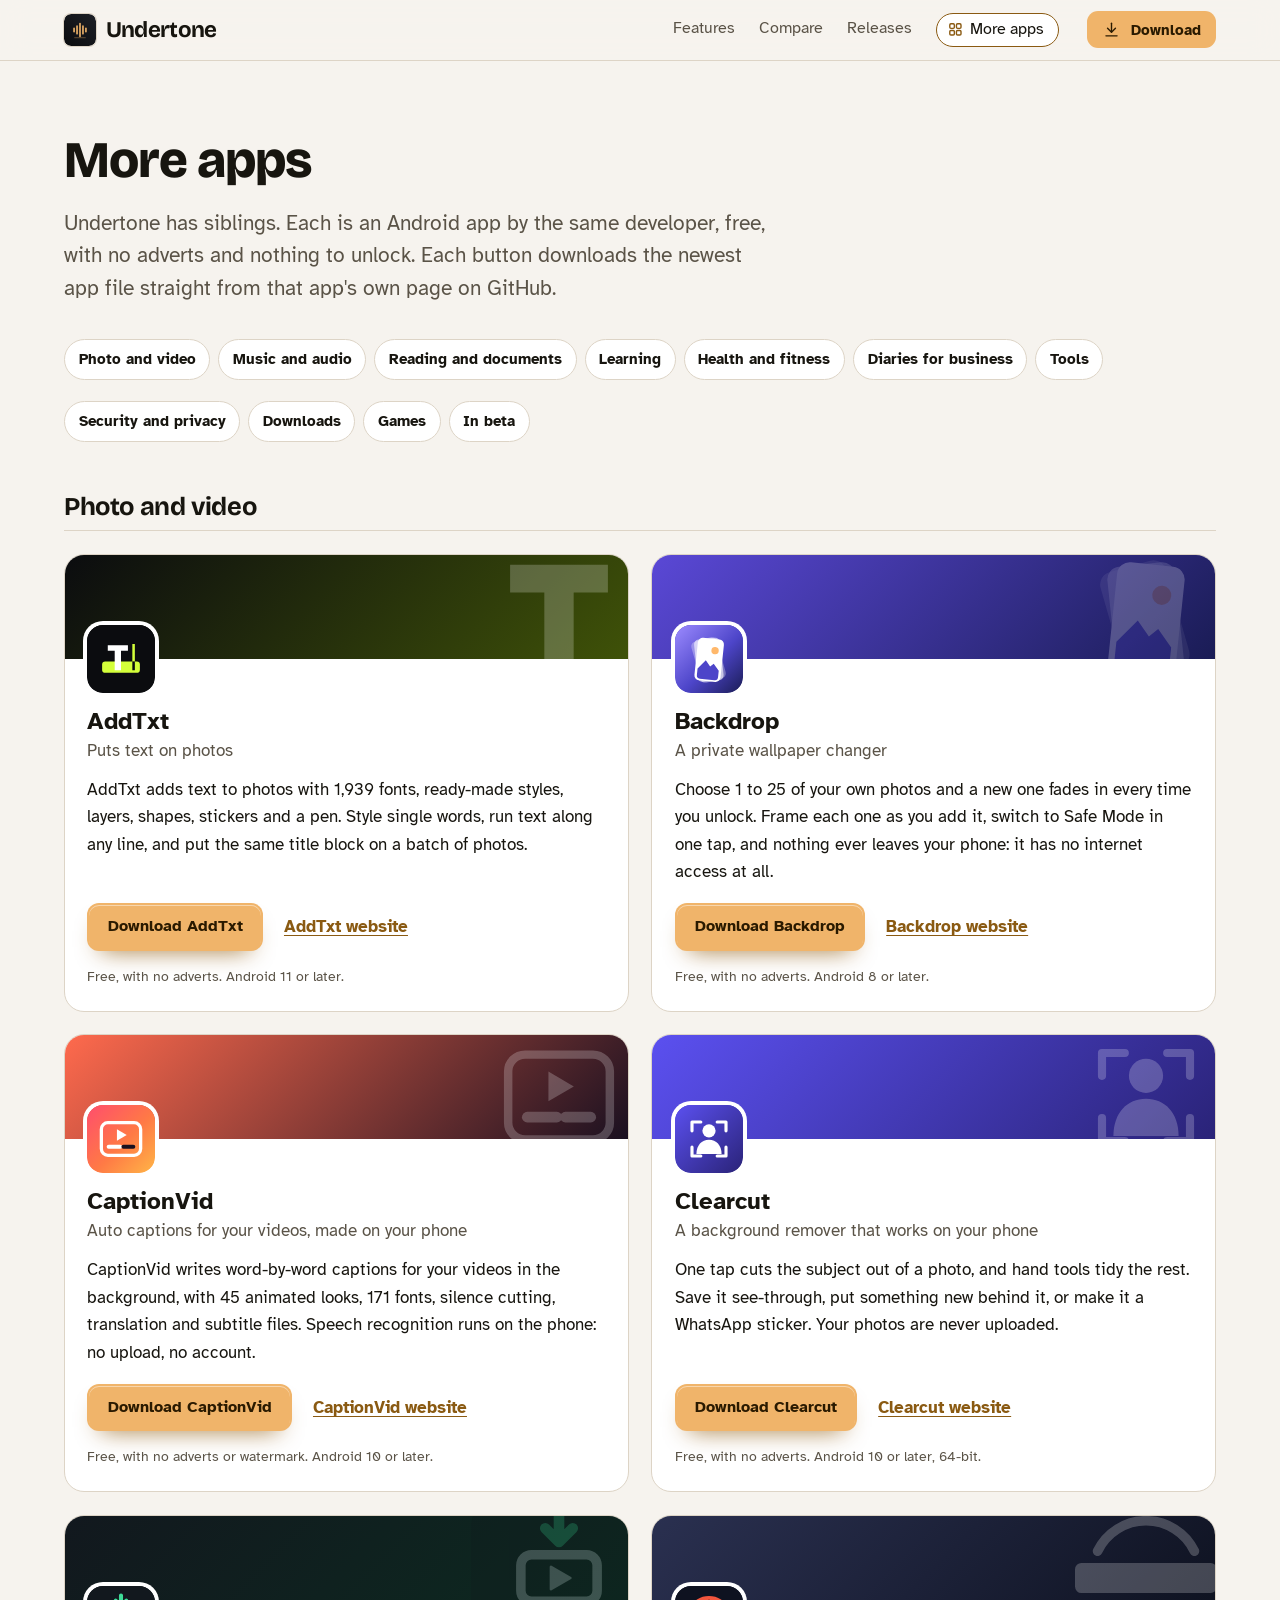
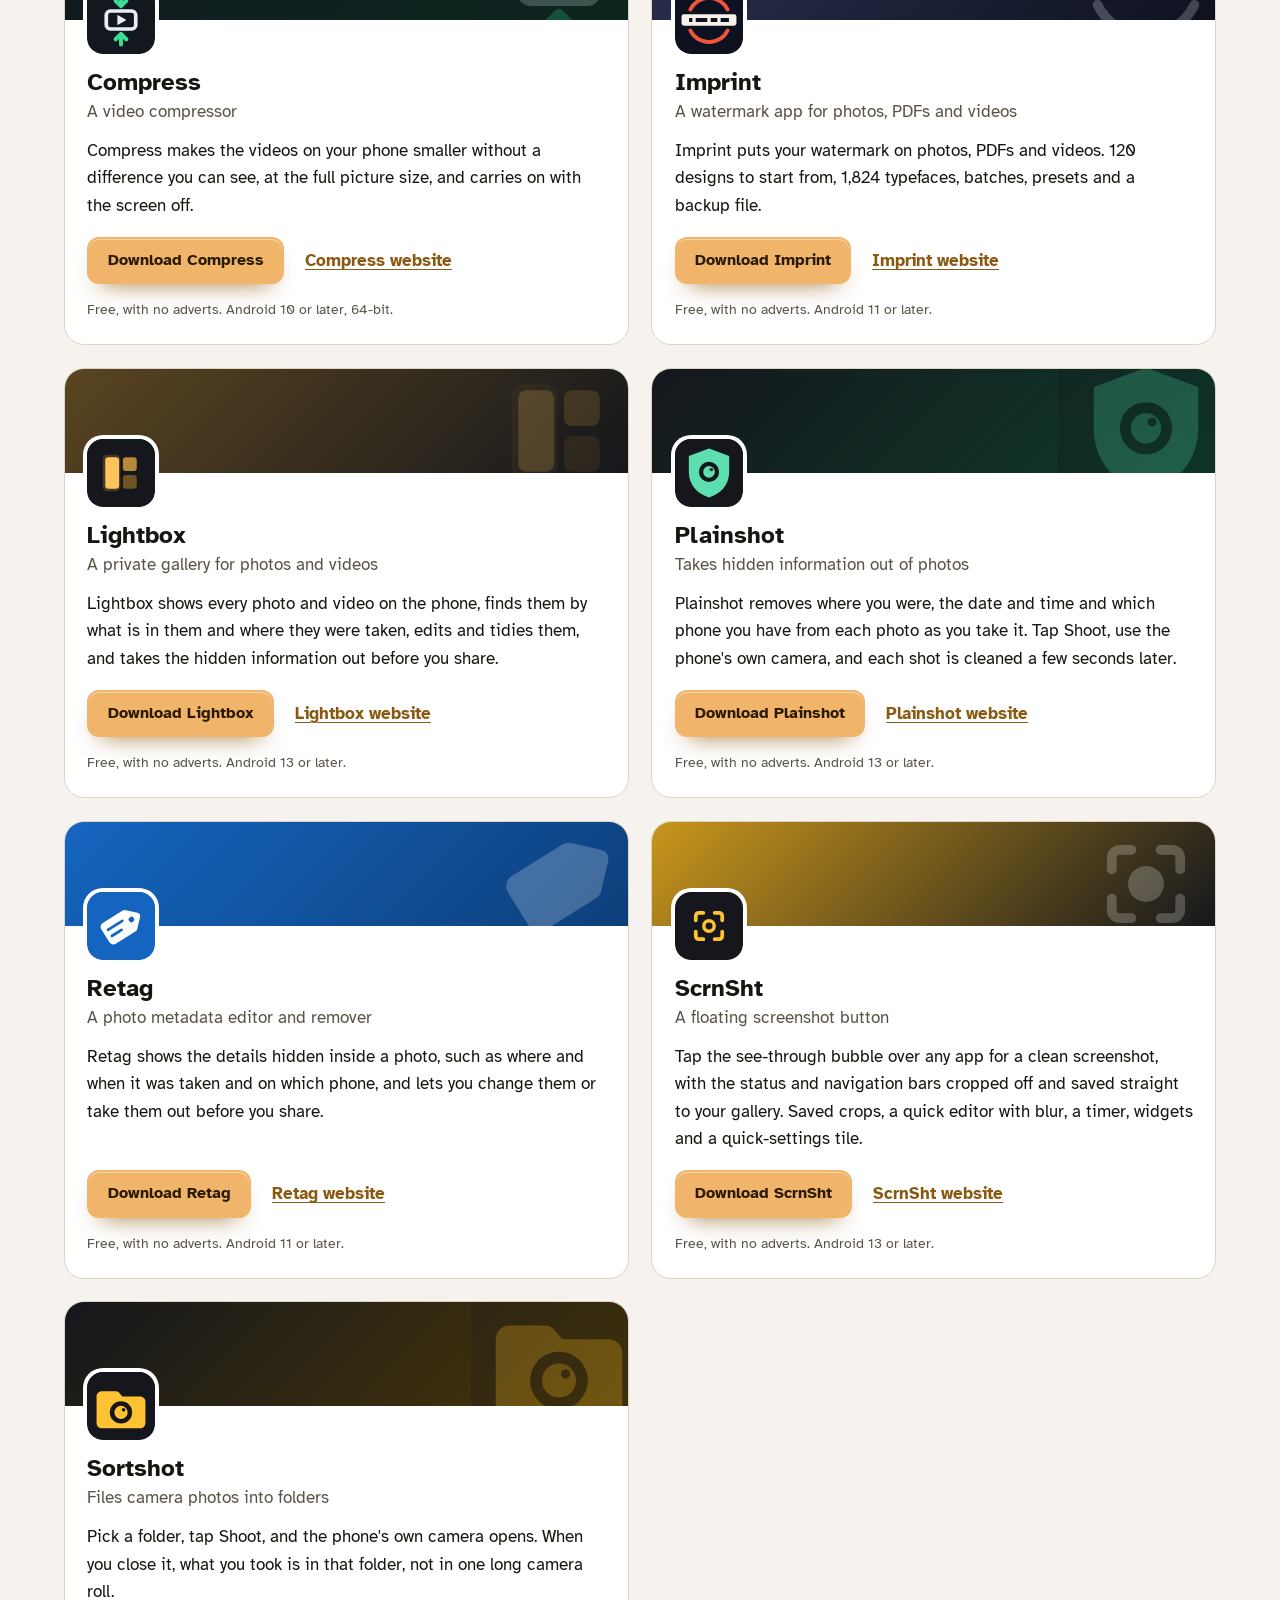
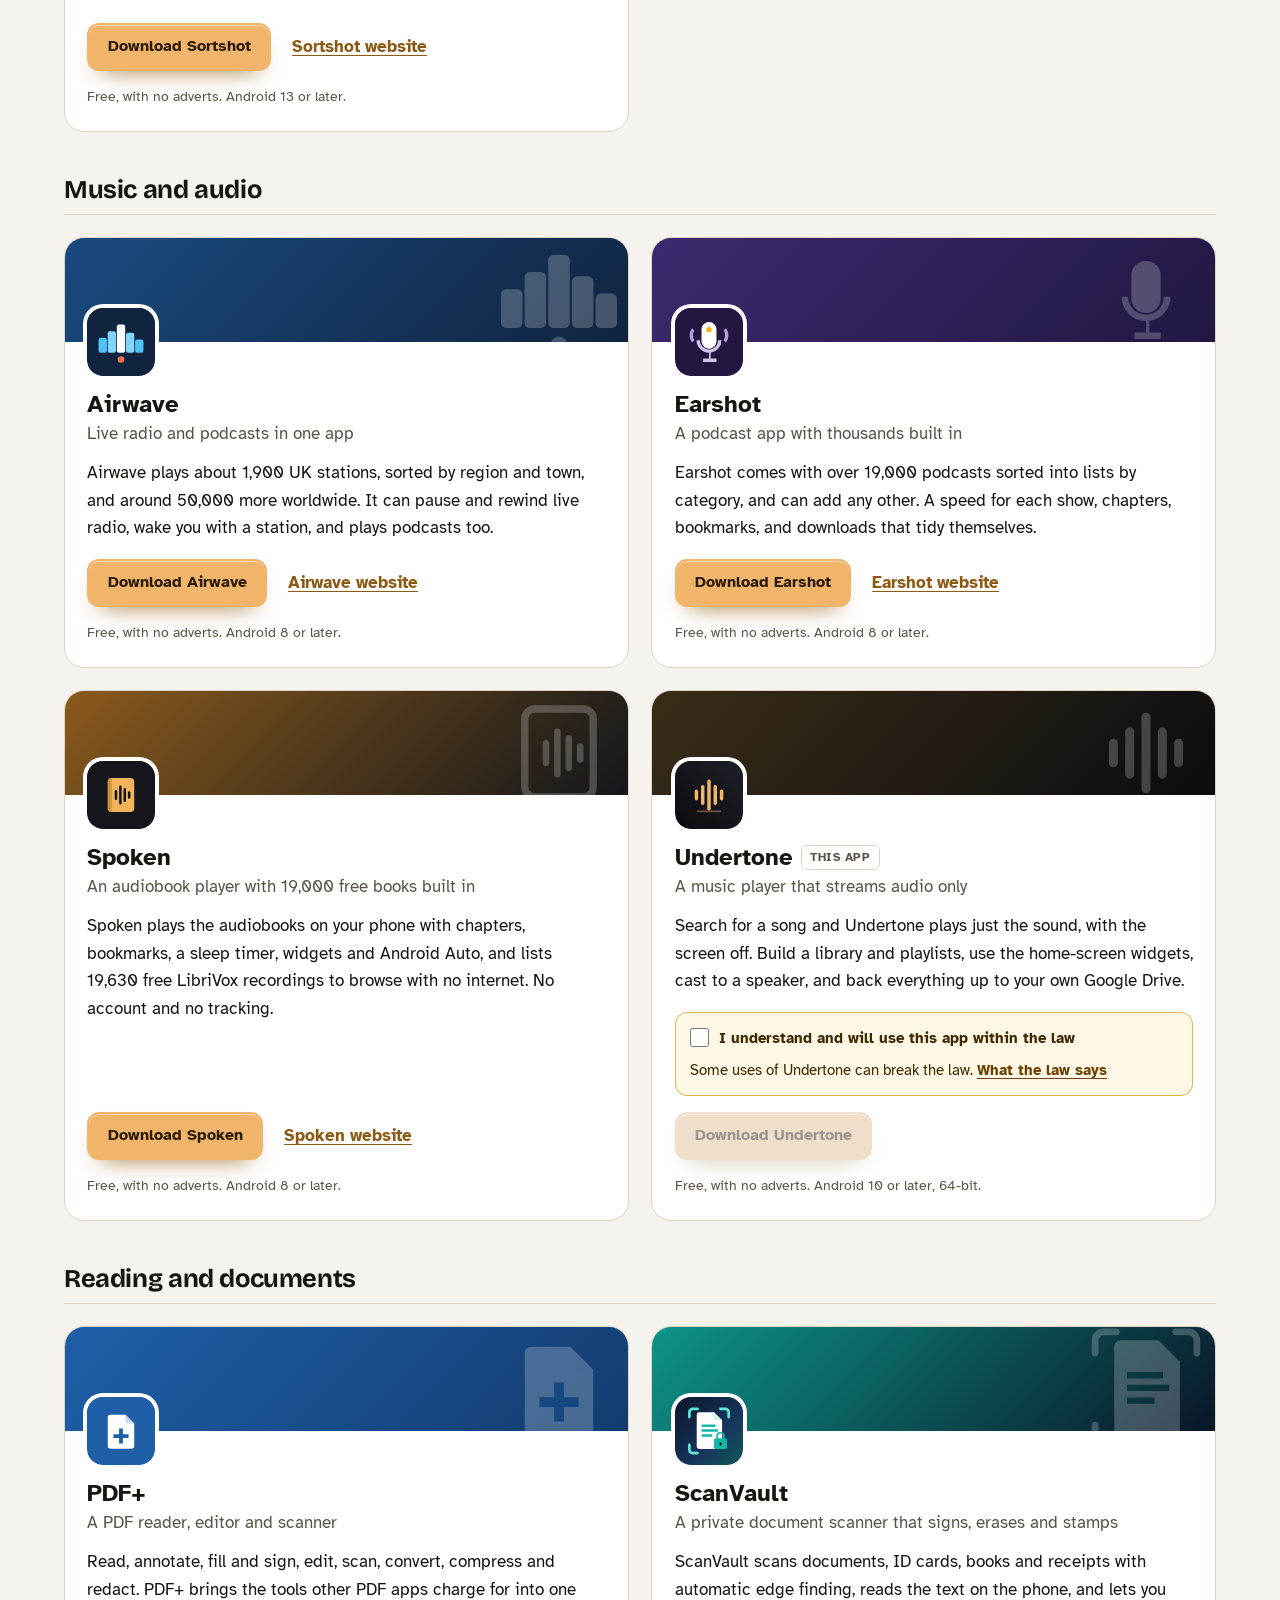
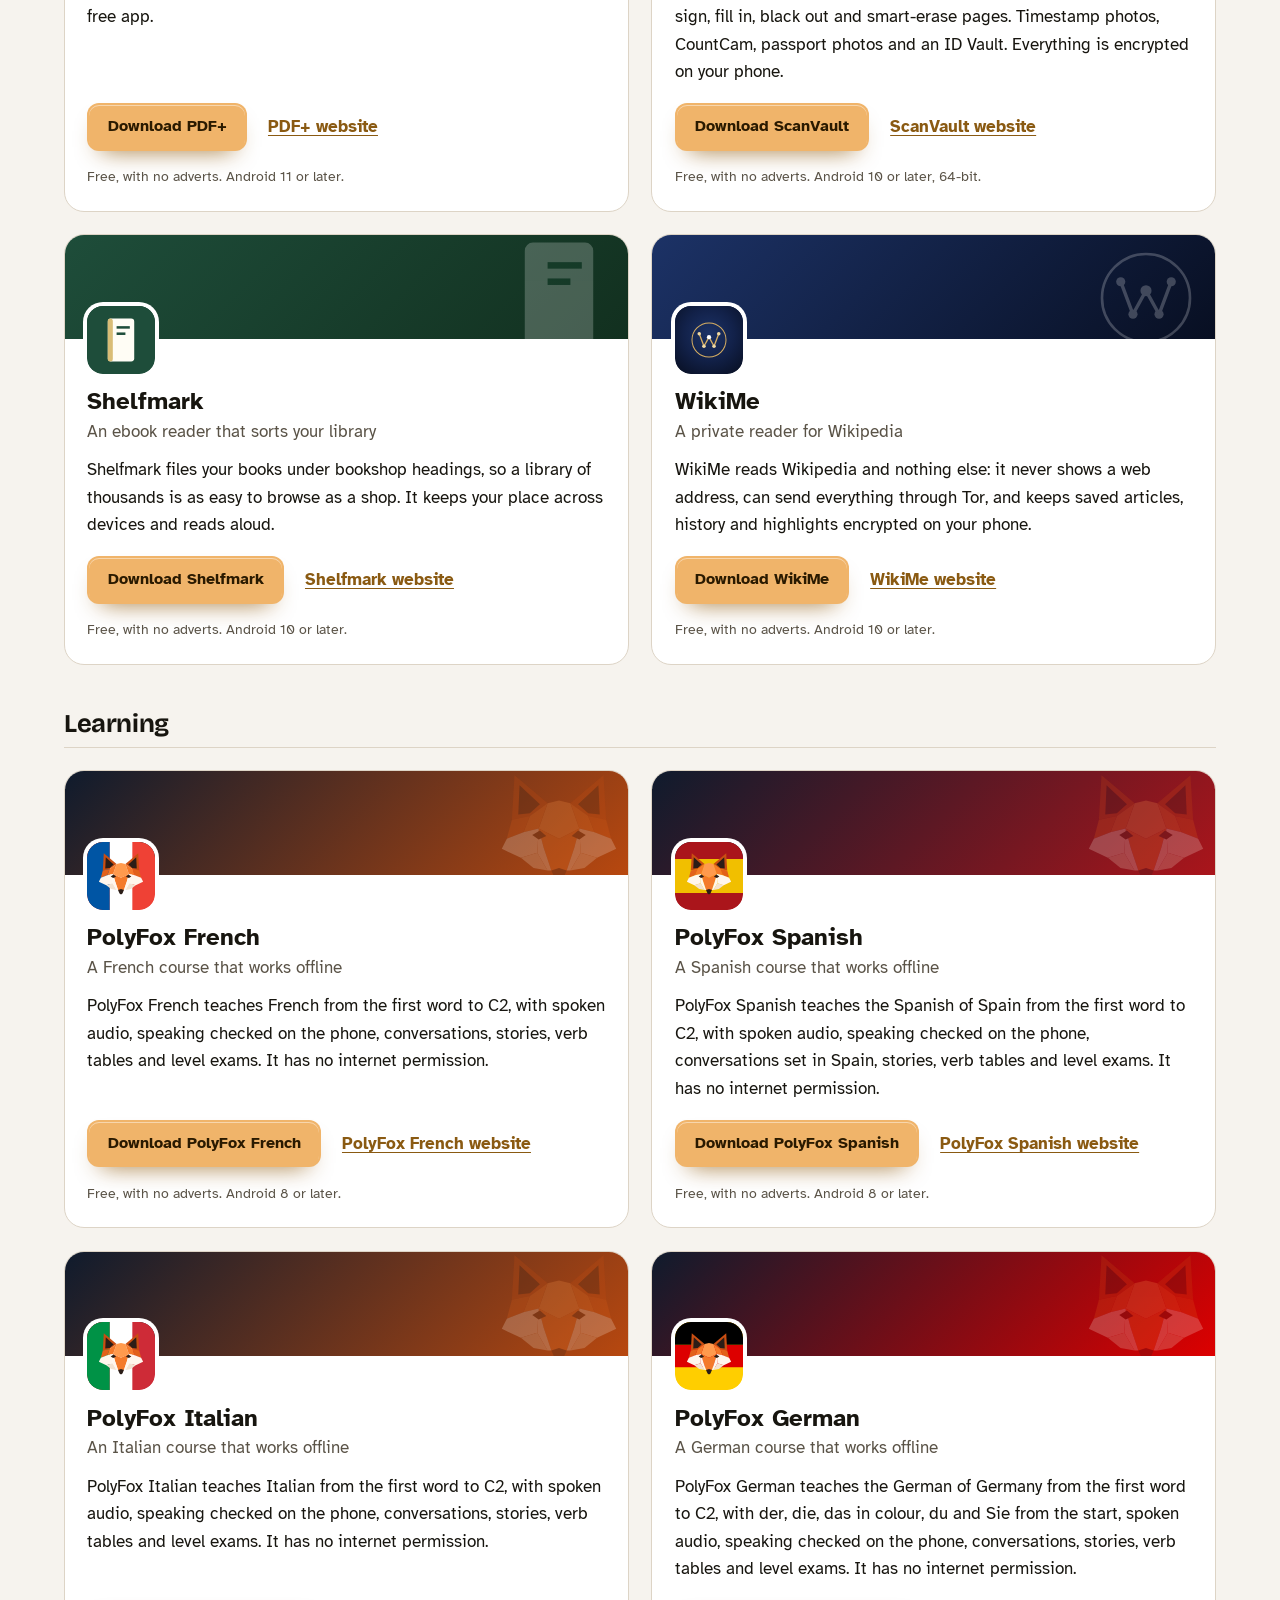
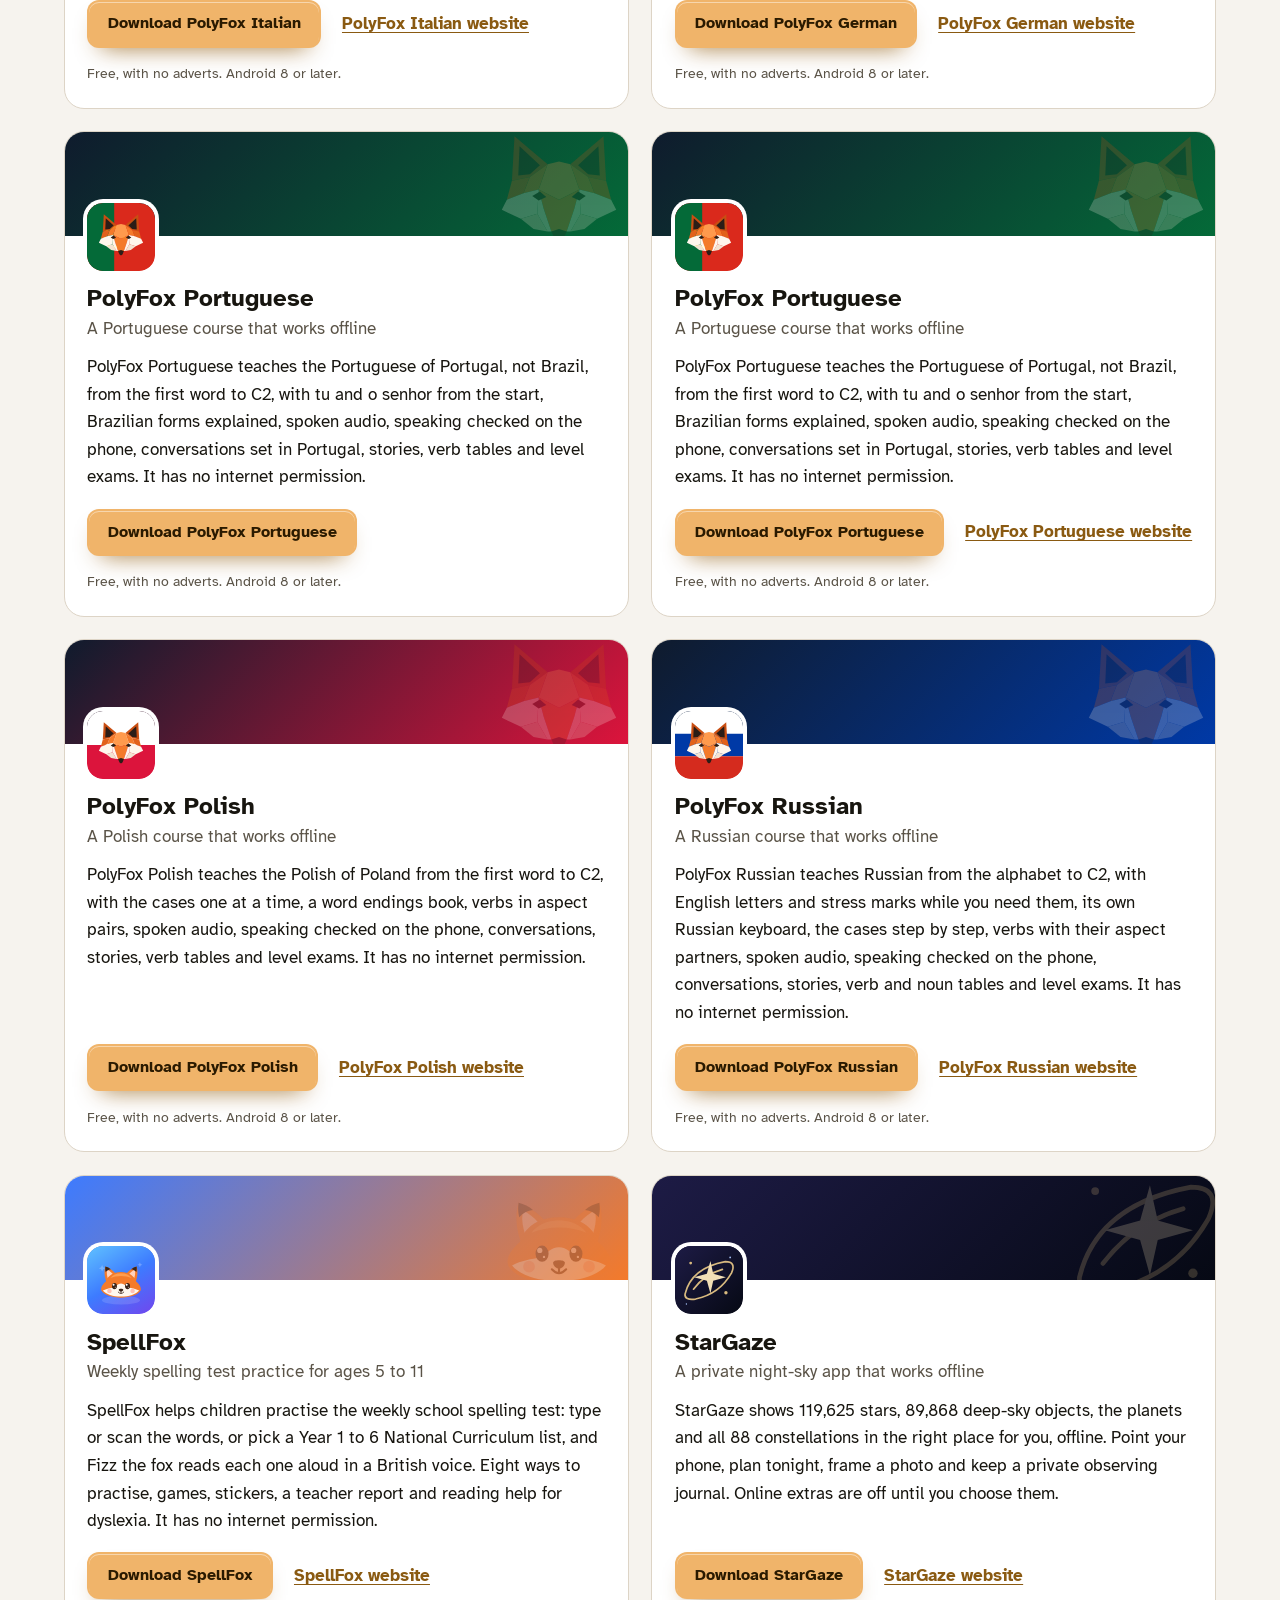
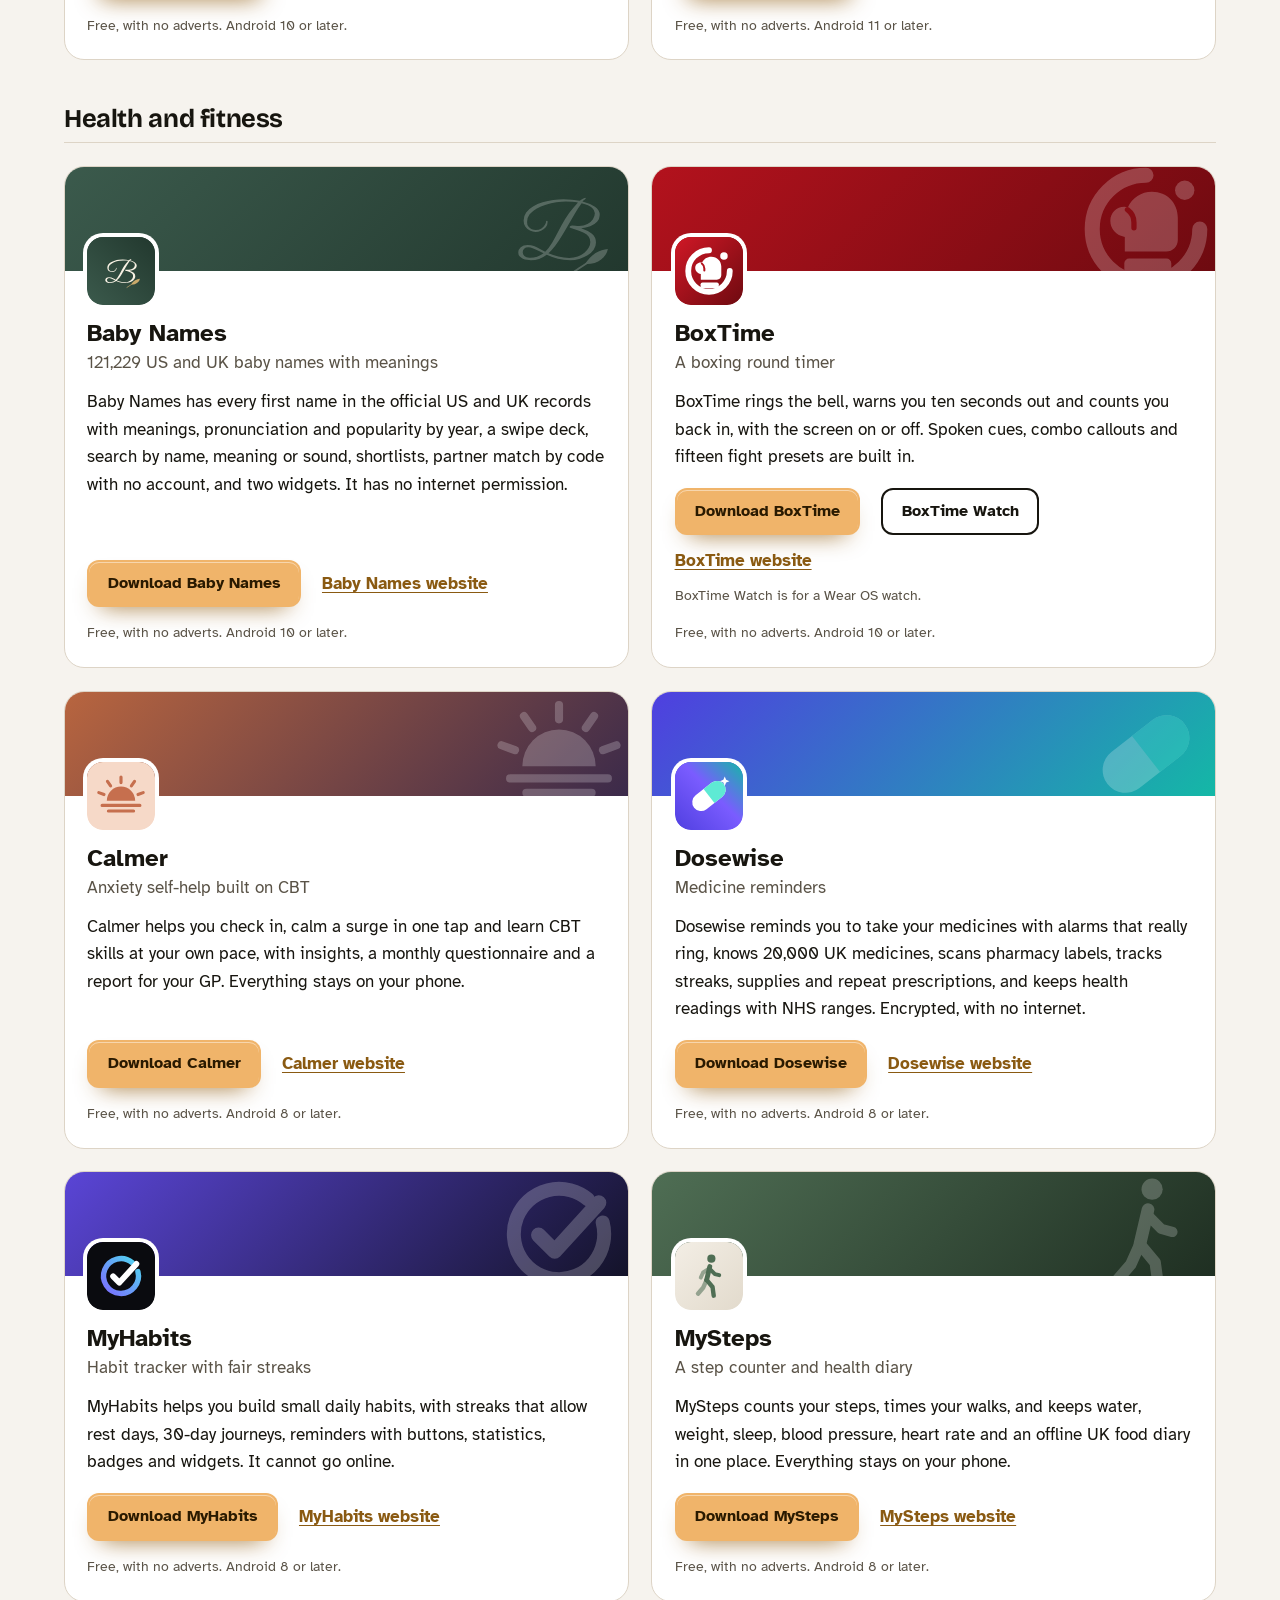
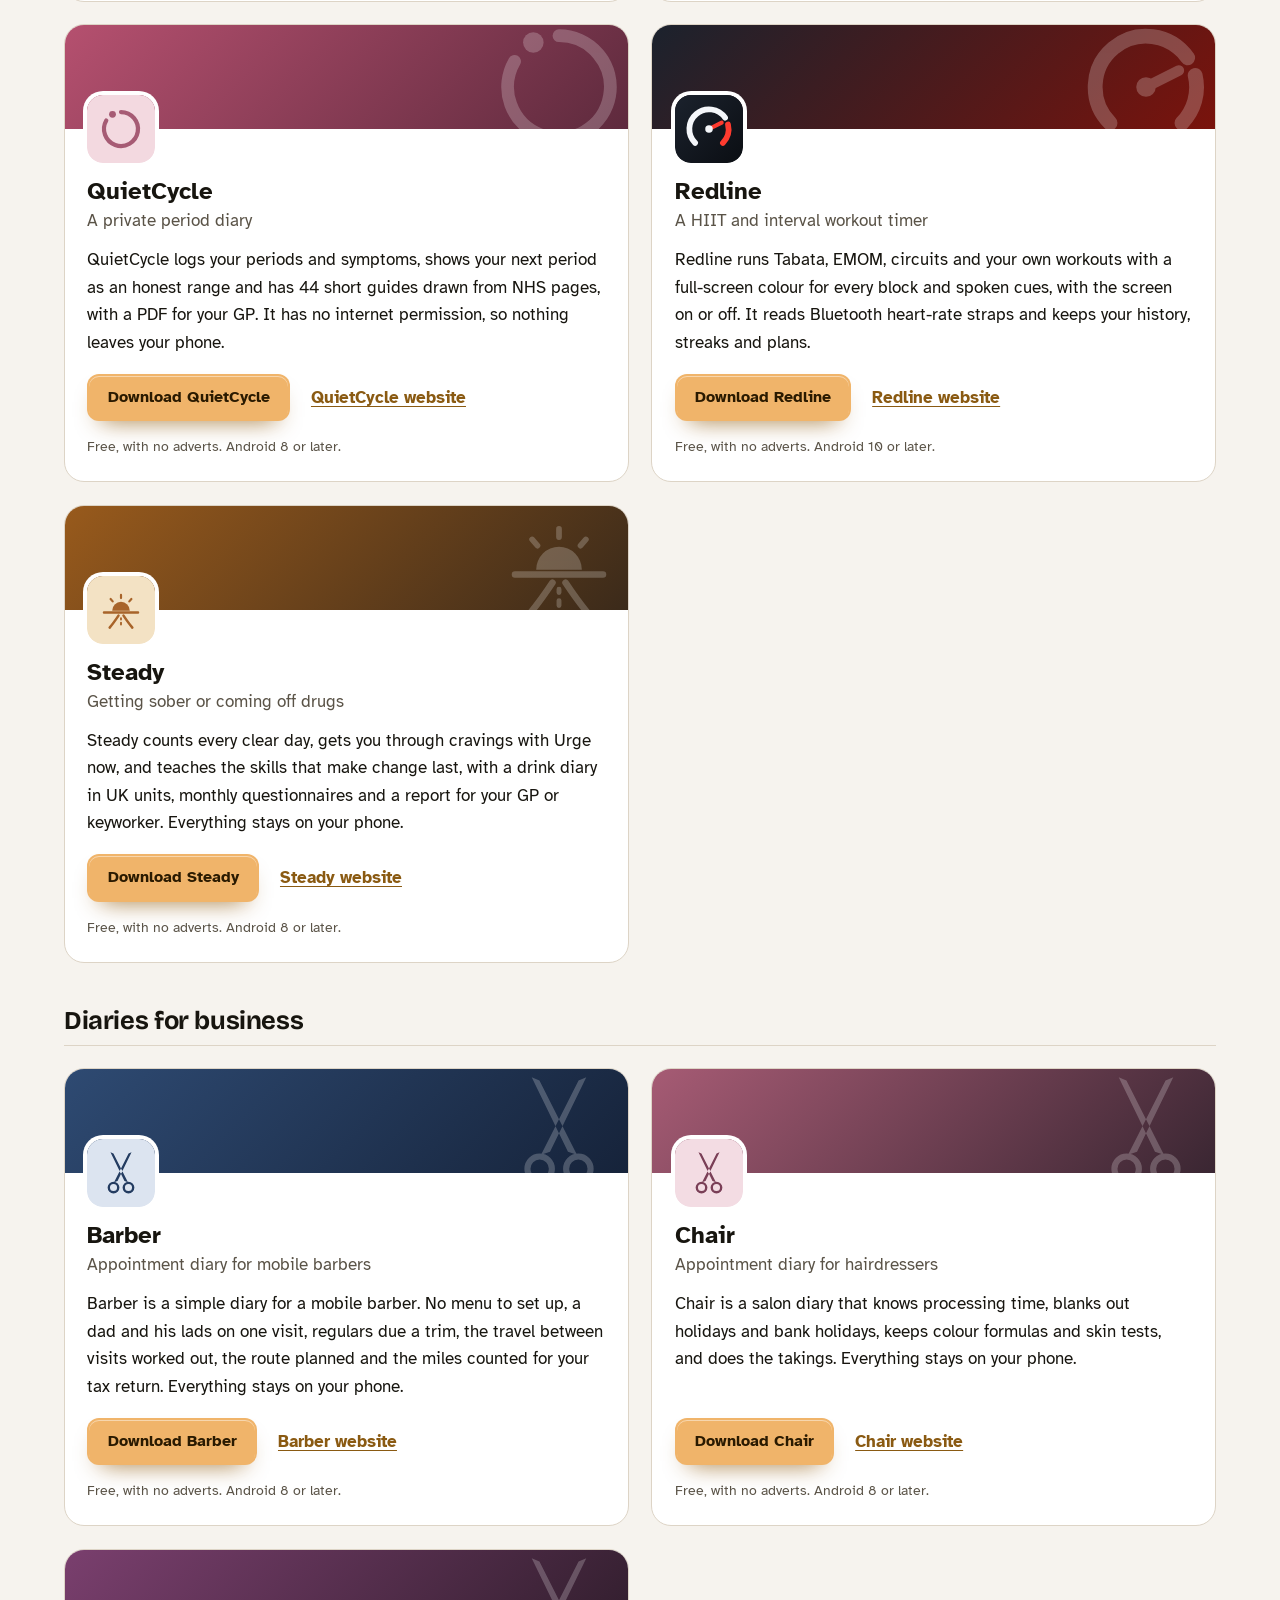
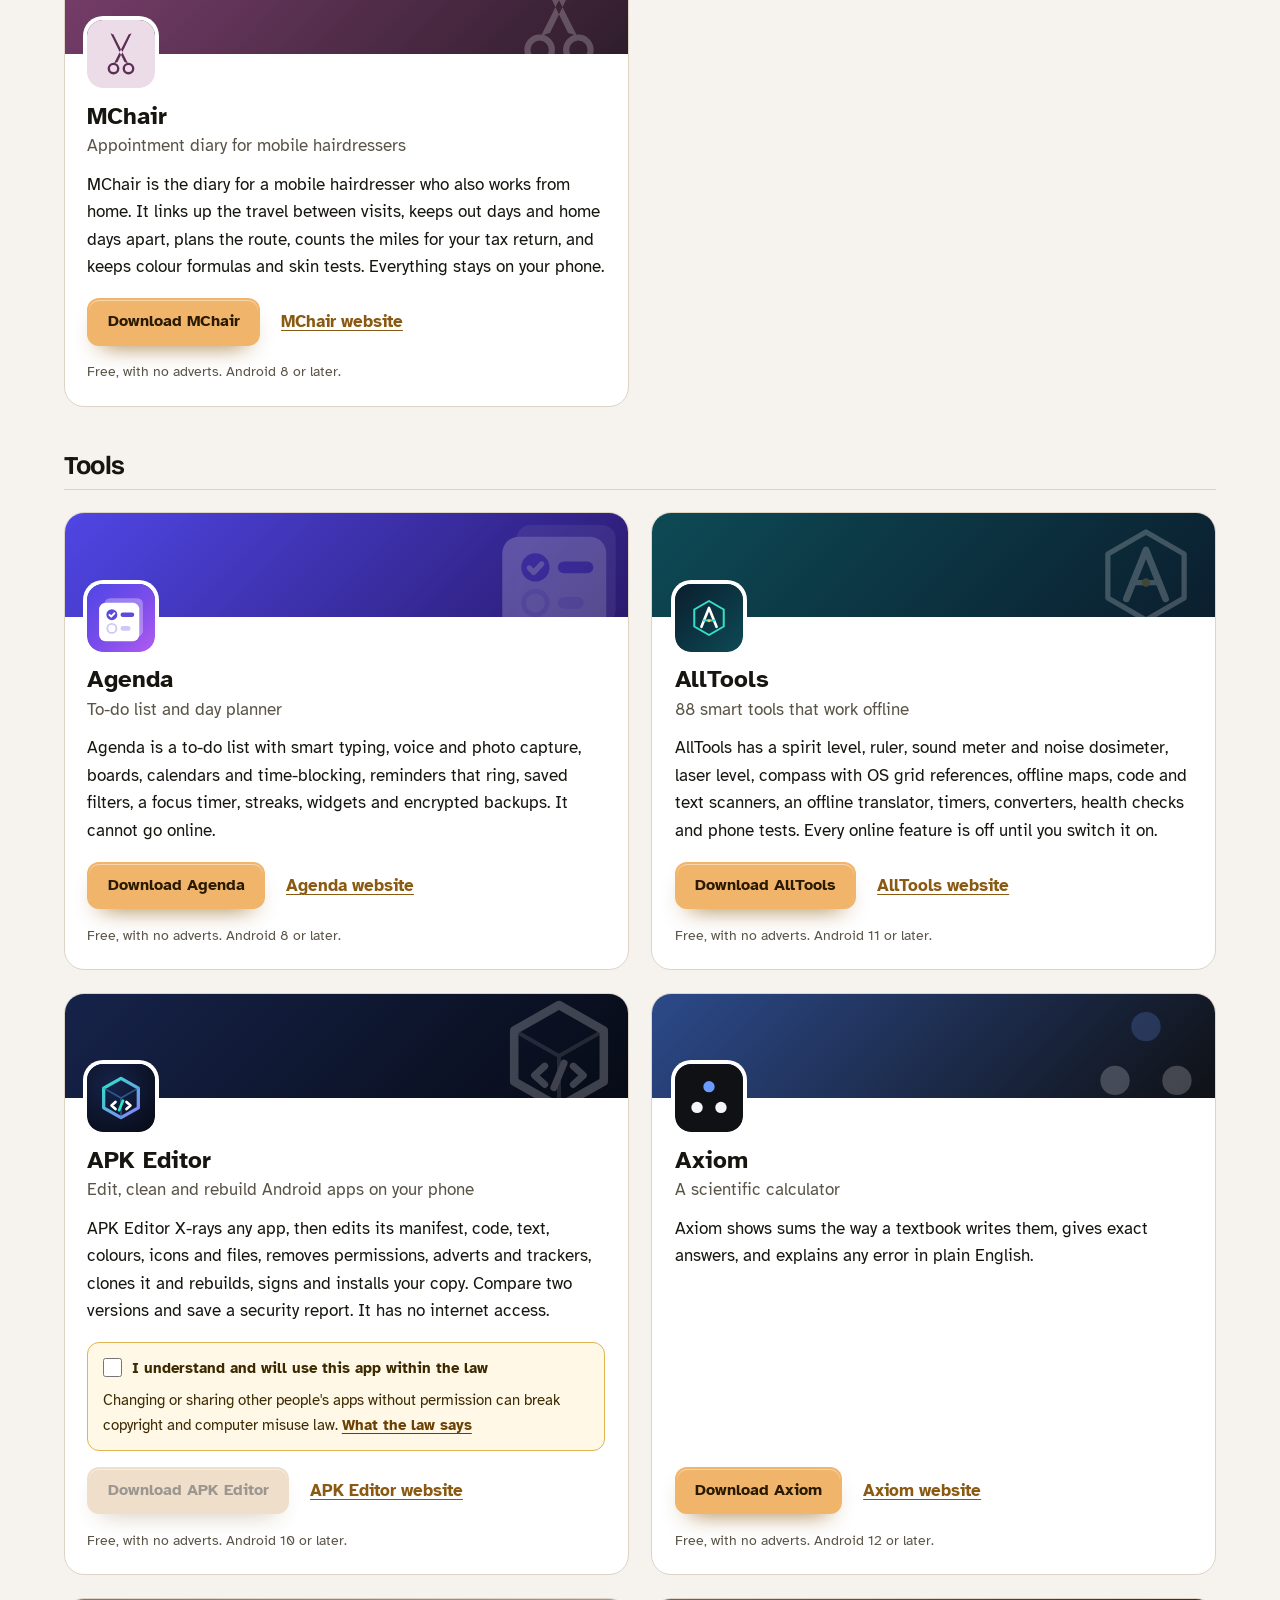
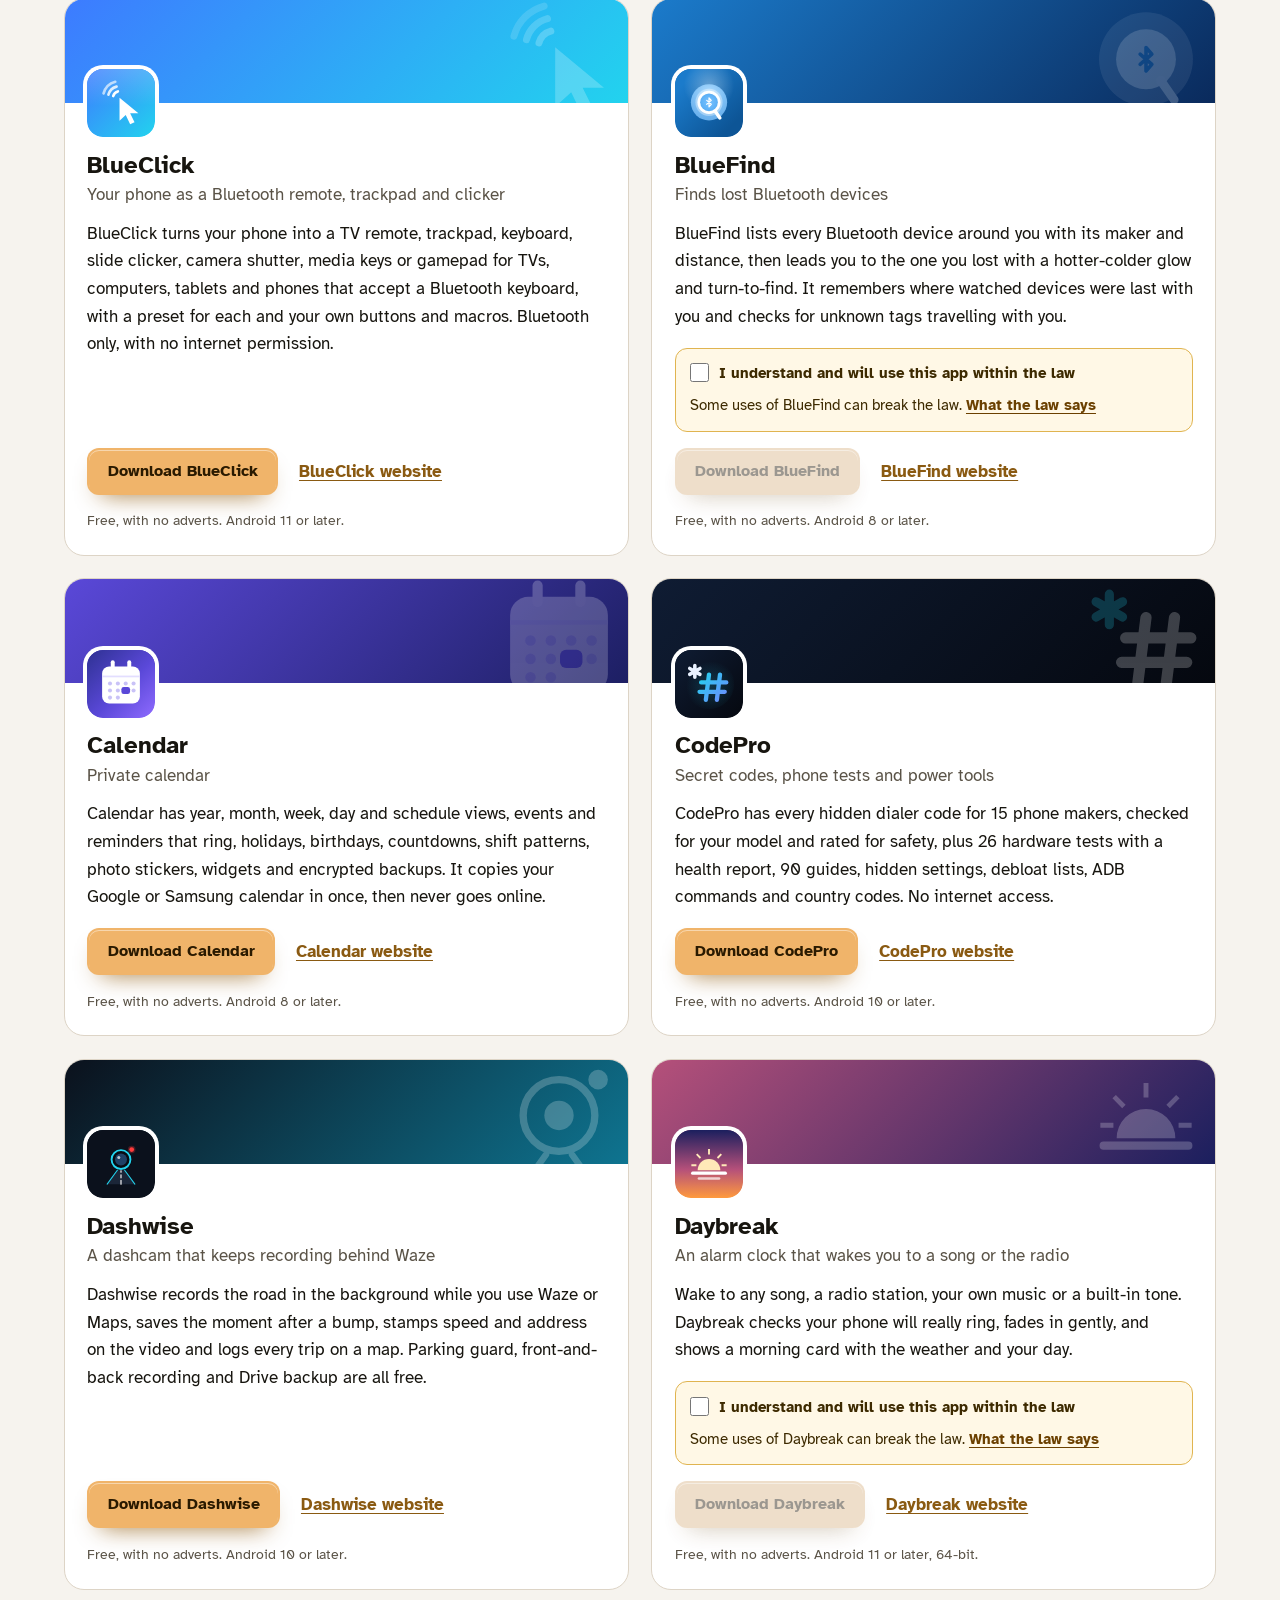
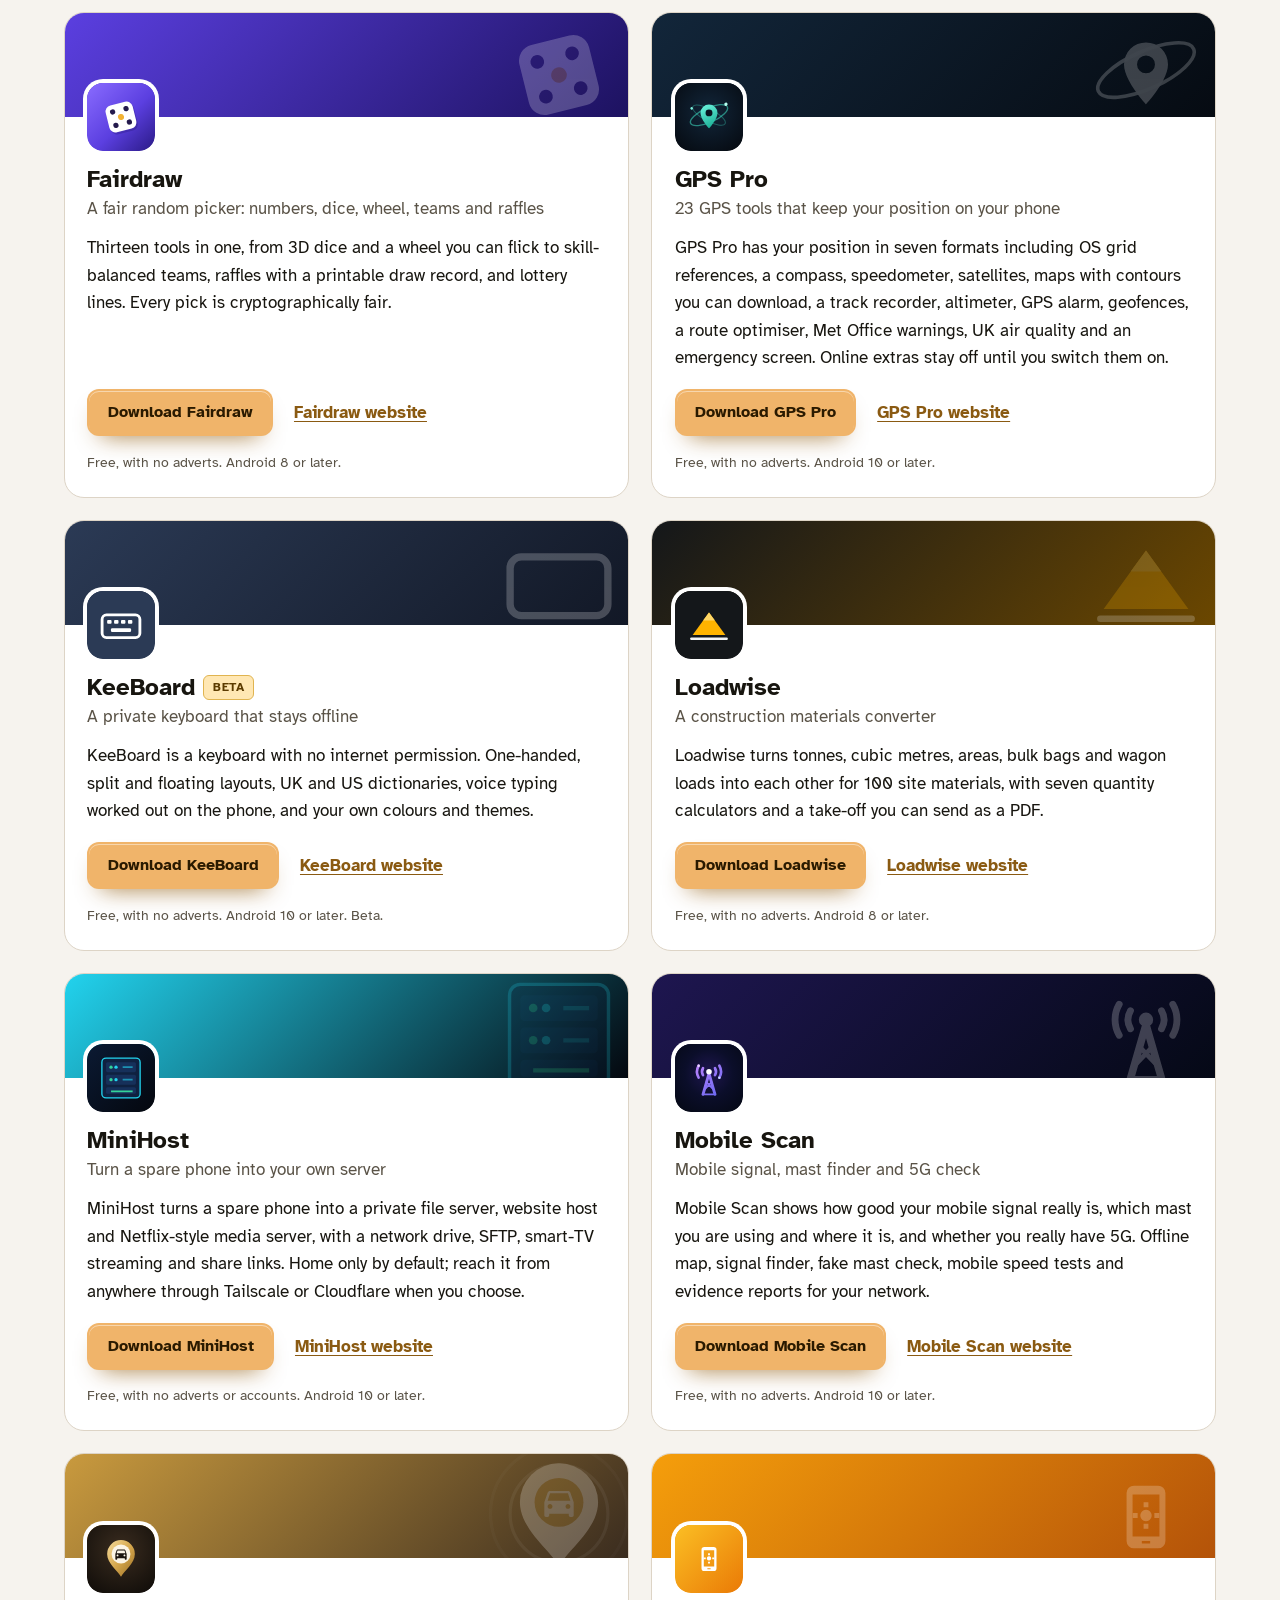
<file: more-apps.html>
<!DOCTYPE html>
<html lang="en-GB">
<head>
<meta charset="utf-8">
<meta name="viewport" content="width=device-width, initial-scale=1">
<title>More free Android apps from the maker of Undertone</title>
<meta name="description" content="All 99 free Android apps from the maker of Undertone, in one list by category, each with its download and a link to its website.">
<meta name="author" content="Jonathan Jackson">
<link rel="canonical" href="https://customgpter.github.io/undertone/more-apps.html">
<meta name="theme-color" content="#f6f3ee" media="(prefers-color-scheme: light)">
<meta name="theme-color" content="#0e0f12" media="(prefers-color-scheme: dark)">
<meta property="og:type" content="website">
<meta property="og:site_name" content="Undertone">
<meta property="og:title" content="More free Android apps from the maker of Undertone">
<meta property="og:description" content="All 99 free Android apps from the maker of Undertone, in one list by category, each with its download and a link to its website.">
<meta property="og:url" content="https://customgpter.github.io/undertone/more-apps.html">
<meta property="og:image" content="https://customgpter.github.io/undertone/assets/og.png">
<meta property="og:image:width" content="1200">
<meta property="og:image:height" content="630">
<meta property="og:image:alt" content="Undertone&#x27;s playlist screen showing a playlist called Evening drive">
<meta property="og:locale" content="en_GB">
<meta name="twitter:card" content="summary_large_image">
<link rel="icon" href="./assets/favicon.svg" type="image/svg+xml">
<link rel="apple-touch-icon" href="./assets/apple-touch-icon.png">
<link rel="preload" href="./assets/fonts/bricolage-grotesque-latin.woff2" as="font" type="font/woff2" crossorigin>
<link rel="preload" href="./assets/fonts/atkinson-hyperlegible-latin-400-normal.woff2" as="font" type="font/woff2" crossorigin>
<link rel="stylesheet" href="./assets/site.css?v=1">
<link rel="stylesheet" href="./assets/house.css?v=1">
<script type="application/ld+json">{"@context":"https://schema.org","@type":"ItemList","name":"Apps from the maker of Undertone","url":"https://customgpter.github.io/undertone/more-apps.html","itemListElement":[{"@type":"ListItem","position":1,"name":"AddTxt","url":"https://customgpter.github.io/addtxt/"},{"@type":"ListItem","position":2,"name":"Backdrop","url":"https://customgpter.github.io/backdrop/"},{"@type":"ListItem","position":3,"name":"CaptionVid","url":"https://customgpter.github.io/captionvid/"},{"@type":"ListItem","position":4,"name":"Clearcut","url":"https://customgpter.github.io/clearcut/"},{"@type":"ListItem","position":5,"name":"Compress","url":"https://customgpter.github.io/compress/"},{"@type":"ListItem","position":6,"name":"Imprint","url":"https://customgpter.github.io/imprint/"},{"@type":"ListItem","position":7,"name":"Lightbox","url":"https://customgpter.github.io/lightbox/"},{"@type":"ListItem","position":8,"name":"Plainshot","url":"https://customgpter.github.io/plainshot/"},{"@type":"ListItem","position":9,"name":"Retag","url":"https://customgpter.github.io/retag/"},{"@type":"ListItem","position":10,"name":"ScrnSht","url":"https://customgpter.github.io/scrnsht/"},{"@type":"ListItem","position":11,"name":"Sortshot","url":"https://customgpter.github.io/sortshot/"},{"@type":"ListItem","position":12,"name":"Airwave","url":"https://customgpter.github.io/airwave/"},{"@type":"ListItem","position":13,"name":"Earshot","url":"https://customgpter.github.io/earshot/"},{"@type":"ListItem","position":14,"name":"Spoken","url":"https://customgpter.github.io/spoken/"},{"@type":"ListItem","position":15,"name":"Undertone","url":"https://customgpter.github.io/undertone/"},{"@type":"ListItem","position":16,"name":"PDF+","url":"https://customgpter.github.io/pdfplus/"},{"@type":"ListItem","position":17,"name":"ScanVault","url":"https://customgpter.github.io/scanvault/"},{"@type":"ListItem","position":18,"name":"Shelfmark","url":"https://customgpter.github.io/shelfmark/"},{"@type":"ListItem","position":19,"name":"WikiMe","url":"https://customgpter.github.io/wikime/"},{"@type":"ListItem","position":20,"name":"PolyFox French","url":"https://customgpter.github.io/polyfox/"},{"@type":"ListItem","position":21,"name":"PolyFox German","url":"https://customgpter.github.io/polyfox-german/"},{"@type":"ListItem","position":22,"name":"PolyFox Portuguese","url":"https://customgpter.github.io/polyfox-portuguese/"},{"@type":"ListItem","position":23,"name":"PolyFox Polish","url":"https://customgpter.github.io/polyfox-polish/"},{"@type":"ListItem","position":24,"name":"PolyFox Russian","url":"https://customgpter.github.io/polyfox-russian/"},{"@type":"ListItem","position":25,"name":"SpellFox","url":"https://customgpter.github.io/spellfox/"},{"@type":"ListItem","position":26,"name":"StarGaze","url":"https://customgpter.github.io/stargaze/"},{"@type":"ListItem","position":27,"name":"Baby Names","url":"https://customgpter.github.io/babynames/"},{"@type":"ListItem","position":28,"name":"BoxTime","url":"https://customgpter.github.io/boxtime/"},{"@type":"ListItem","position":29,"name":"Calmer","url":"https://customgpter.github.io/calmer/"},{"@type":"ListItem","position":30,"name":"Dosewise","url":"https://customgpter.github.io/dosewise/"},{"@type":"ListItem","position":31,"name":"MyHabits","url":"https://customgpter.github.io/myhabits/"},{"@type":"ListItem","position":32,"name":"MySteps","url":"https://customgpter.github.io/mysteps/"},{"@type":"ListItem","position":33,"name":"QuietCycle","url":"https://customgpter.github.io/quietcycle/"},{"@type":"ListItem","position":34,"name":"Redline","url":"https://customgpter.github.io/redline/"},{"@type":"ListItem","position":35,"name":"Steady","url":"https://customgpter.github.io/steady/"},{"@type":"ListItem","position":36,"name":"Barber","url":"https://customgpter.github.io/barber/"},{"@type":"ListItem","position":37,"name":"Chair","url":"https://customgpter.github.io/chair/"},{"@type":"ListItem","position":38,"name":"MChair","url":"https://customgpter.github.io/mchair/"},{"@type":"ListItem","position":39,"name":"Agenda","url":"https://customgpter.github.io/agenda/"},{"@type":"ListItem","position":40,"name":"AllTools","url":"https://customgpter.github.io/alltools/"},{"@type":"ListItem","position":41,"name":"APK Editor","url":"https://customgpter.github.io/apkeditor/"},{"@type":"ListItem","position":42,"name":"Axiom","url":"https://customgpter.github.io/axiom/"},{"@type":"ListItem","position":43,"name":"BlueClick","url":"https://customgpter.github.io/blueclick/"},{"@type":"ListItem","position":44,"name":"BlueFind","url":"https://customgpter.github.io/bluefind/"},{"@type":"ListItem","position":45,"name":"Calendar","url":"https://customgpter.github.io/calendar/"},{"@type":"ListItem","position":46,"name":"CodePro","url":"https://customgpter.github.io/codepro/"},{"@type":"ListItem","position":47,"name":"Dashwise","url":"https://customgpter.github.io/dashwise/"},{"@type":"ListItem","position":48,"name":"Daybreak","url":"https://customgpter.github.io/daybreak/"},{"@type":"ListItem","position":49,"name":"Fairdraw","url":"https://customgpter.github.io/fairdraw/"},{"@type":"ListItem","position":50,"name":"GPS Pro","url":"https://customgpter.github.io/gpspro/"},{"@type":"ListItem","position":51,"name":"KeeBoard","url":"https://customgpter.github.io/keeboard/"},{"@type":"ListItem","position":52,"name":"Loadwise","url":"https://customgpter.github.io/loadwise/"},{"@type":"ListItem","position":53,"name":"MiniHost","url":"https://customgpter.github.io/minihost/"},{"@type":"ListItem","position":54,"name":"Mobile Scan","url":"https://customgpter.github.io/mobilescan/"},{"@type":"ListItem","position":55,"name":"Parkwise","url":"https://customgpter.github.io/parkwise/"},{"@type":"ListItem","position":56,"name":"Pocketmind","url":"https://customgpter.github.io/pocketmind/"},{"@type":"ListItem","position":57,"name":"Refine","url":"https://customgpter.github.io/refine/"},{"@type":"ListItem","position":58,"name":"Shiftwise","url":"https://customgpter.github.io/shiftwise/"},{"@type":"ListItem","position":59,"name":"SimpleCalc","url":"https://customgpter.github.io/simplecalc/"},{"@type":"ListItem","position":60,"name":"Skyline","url":"https://customgpter.github.io/skyline/"},{"@type":"ListItem","position":61,"name":"Slipway","url":"https://customgpter.github.io/slipway/"},{"@type":"ListItem","position":62,"name":"Tagger","url":"https://customgpter.github.io/tagger/"},{"@type":"ListItem","position":63,"name":"TotalClean","url":"https://customgpter.github.io/totalclean/"},{"@type":"ListItem","position":64,"name":"TVLink","url":"https://customgpter.github.io/tvlink/"},{"@type":"ListItem","position":65,"name":"Unbox","url":"https://customgpter.github.io/unbox/"},{"@type":"ListItem","position":66,"name":"WhatsKeep","url":"https://customgpter.github.io/whatskeep/"},{"@type":"ListItem","position":67,"name":"WiFi Scan","url":"https://customgpter.github.io/wifiscan/"},{"@type":"ListItem","position":68,"name":"Auditly","url":"https://customgpter.github.io/auditly/"},{"@type":"ListItem","position":69,"name":"Backchannel","url":"https://customgpter.github.io/backchannel/"},{"@type":"ListItem","position":70,"name":"ENotes","url":"https://customgpter.github.io/enotes/"},{"@type":"ListItem","position":71,"name":"FindMe","url":"https://customgpter.github.io/findme/"},{"@type":"ListItem","position":72,"name":"iLock","url":"https://customgpter.github.io/ilock/"},{"@type":"ListItem","position":73,"name":"ImSafe","url":"https://customgpter.github.io/imsafe/"},{"@type":"ListItem","position":74,"name":"IShred","url":"https://customgpter.github.io/ishred/"},{"@type":"ListItem","position":75,"name":"LockBox","url":"https://customgpter.github.io/lockbox/"},{"@type":"ListItem","position":76,"name":"PassVault","url":"https://customgpter.github.io/passvault/"},{"@type":"ListItem","position":77,"name":"SpyFind","url":"https://customgpter.github.io/spyfind/"},{"@type":"ListItem","position":78,"name":"TextWipe","url":"https://customgpter.github.io/textwipe/"},{"@type":"ListItem","position":79,"name":"Tracewire","url":"https://customgpter.github.io/tracewire/"},{"@type":"ListItem","position":80,"name":"Vigil","url":"https://customgpter.github.io/vigil/"},{"@type":"ListItem","position":81,"name":"Grab","url":"https://customgpter.github.io/grab/"},{"@type":"ListItem","position":82,"name":"Swarm","url":"https://customgpter.github.io/swarm/"},{"@type":"ListItem","position":83,"name":"Plane Games","url":"https://customgpter.github.io/plane-games/"},{"@type":"ListItem","position":84,"name":"Ninefold","url":"https://customgpter.github.io/ninefold/"},{"@type":"ListItem","position":85,"name":"Cubewise","url":"https://customgpter.github.io/cubewise/"},{"@type":"ListItem","position":86,"name":"Tilewise","url":"https://customgpter.github.io/tilewise/"},{"@type":"ListItem","position":87,"name":"Letterwise","url":"https://customgpter.github.io/letterwise/"},{"@type":"ListItem","position":88,"name":"Kingside","url":"https://customgpter.github.io/kingside/"},{"@type":"ListItem","position":89,"name":"Deckhand","url":"https://customgpter.github.io/deckhand/"},{"@type":"ListItem","position":90,"name":"SNESForge","url":"https://customgpter.github.io/snesforge/"},{"@type":"ListItem","position":91,"name":"Fame Boy","url":"https://customgpter.github.io/fameboy/"},{"@type":"ListItem","position":92,"name":"PSPPro","url":"https://customgpter.github.io/psppro/"},{"@type":"ListItem","position":93,"name":"MegaGen","url":"https://customgpter.github.io/megagen/"},{"@type":"ListItem","position":94,"name":"QVR","url":"https://customgpter.github.io/qvr/"},{"@type":"ListItem","position":95,"name":"QVR Watch","url":"https://customgpter.github.io/qvr-watch/"},{"@type":"ListItem","position":96,"name":"QVRLite","url":"https://customgpter.github.io/qvrlite/"},{"@type":"ListItem","position":97,"name":"Onionz","url":"https://customgpter.github.io/onionz/"},{"@type":"ListItem","position":98,"name":"OnionzWeb","url":"https://customgpter.github.io/onionzweb/"}]}</script>
<link rel="stylesheet" href="./assets/apps-list.css?v=1">
<script src="./assets/apps-list.js?v=1" defer></script>
</head>
<body>
<a class="skip" href="#main">Skip to content</a>
<header class="masthead">
<div class="wrap">
<a class="brand" href="./" aria-label="Undertone home"><svg viewBox="0 0 108 108" aria-hidden="true"><defs><linearGradient id="G" x1="1" y1="0" x2="0" y2="1"><stop offset="0" stop-color="#1D2027"/><stop offset="1" stop-color="#0B0C0F"/></linearGradient></defs><rect width="108" height="108" rx="24" fill="url(#G)"/><path d="M34 48v12M44 41v26M54 32v44M64 41v26M74 48v12" fill="none" stroke="#F0B46A" stroke-width="5.5" stroke-linecap="round"/><path d="M36 80h36" fill="none" stroke="#F0B46A" stroke-opacity=".4" stroke-width="3" stroke-linecap="round"/></svg><span>Undertone</span></a>
<nav aria-label="Main"><ul><li><a href="./#features">Features</a></li><li><a href="./compare.html">Compare</a></li><li><a href="./releases.html">Releases</a></li><li><a class="more-apps" href="./more-apps.html" aria-current="page"><svg class="ico" viewBox="0 0 24 24" aria-hidden="true"><rect x="4" y="4" width="6.5" height="6.5" rx="1.6"/><rect x="13.5" y="4" width="6.5" height="6.5" rx="1.6"/><rect x="4" y="13.5" width="6.5" height="6.5" rx="1.6"/><rect x="13.5" y="13.5" width="6.5" height="6.5" rx="1.6"/></svg>More apps</a></li></ul></nav>
<a class="button small" href="./#download"><svg class="ico" viewBox="0 0 24 24" aria-hidden="true"><path d="M12 4v11"/><path d="M7 10.5l5 5 5-5"/><path d="M5 20h14"/></svg>Download</a>
</div>
</header>
<main id="main" class="doc">
<div class="wrap">
<div class="measure">
<h1>More apps</h1>
<p class="lede">Undertone has siblings. Each is an Android app by the same developer, free, with no adverts and nothing to unlock. Each button downloads the newest app file straight from that app's own page on GitHub.</p>
</div>
<!-- apps:start -->
<nav class="mapps-jump" aria-label="App groups"><ul><li><a href="#apps-photo">Photo and video</a></li><li><a href="#apps-audio">Music and audio</a></li><li><a href="#apps-reading">Reading and documents</a></li><li><a href="#apps-learning">Learning</a></li><li><a href="#apps-health">Health and fitness</a></li><li><a href="#apps-diaries">Diaries for business</a></li><li><a href="#apps-tools">Tools</a></li><li><a href="#apps-security">Security and privacy</a></li><li><a href="#apps-downloads">Downloads</a></li><li><a href="#apps-games">Games</a></li><li><a href="#apps-testing">In beta</a></li></ul></nav>
<div class="mapps-group" role="group" aria-labelledby="apps-photo"><h2 class="mapps-cat" id="apps-photo">Photo and video</h2>
<ul class="mapps"><li class="mapp" style="--b:#0b0c0f;--b2:#3f5208"><div class="mapp-cover" aria-hidden="true"><svg viewBox="0 0 108 108"><path fill="#fff" d="M24 22h60v17H63v49H45V39H24z"/></svg></div><div class="mapp-body"><svg class="mapp-icon" viewBox="0 0 108 108" aria-hidden="true"><rect width="108" height="108" rx="24" fill="#0b0c0f"/><path fill="#d4ff3a" d="M29 58h50a5 5 0 0 1 5 5v8a5 5 0 0 1-5 5H29a5 5 0 0 1-5-5v-8a5 5 0 0 1 5-5z"/><path fill="#fff" d="M33 32h32v9H54v31H44V41H33z"/><path fill="#d4ff3a" d="M72 30h4v28h-4z"/><path fill="#0b0c0f" d="M72 58h4v14h-4z"/></svg><h3>AddTxt</h3><p class="mapp-kind">Puts text on photos</p><p class="mapp-say">AddTxt adds text to photos with 1,939 fonts, ready-made styles, layers, shapes, stickers and a pen. Style single words, run text along any line, and put the same title block on a batch of photos.</p><p class="mapp-go"><a class="button" href="https://github.com/CustomGPTer/addtxt/releases/latest/download/AddTxt.apk">Download AddTxt</a><a class="mapp-site" href="https://customgpter.github.io/addtxt/">AddTxt website</a></p><p class="mapp-needs">Free, with no adverts. Android 11 or later.</p></div></li>
<li class="mapp" style="--b:#5a48d6;--b2:#1a1c55"><div class="mapp-cover" aria-hidden="true"><svg viewBox="0 0 108 108"><g transform="translate(54 58) scale(1.3) translate(-54 -58)"><rect x="38" y="30" width="32" height="52" rx="6" fill="#fff" fill-opacity=".3" transform="rotate(-16 54 58)"/><rect x="38" y="30" width="32" height="52" rx="6" fill="#fff" fill-opacity=".6" transform="rotate(-6 54 58)"/><g transform="rotate(6 54 58)"><rect x="38" y="30" width="32" height="52" rx="6" fill="#fff"/><path d="M41 68l9-11 6 7 4-4 7 8v8a4 4 0 0 1-4 4H45a4 4 0 0 1-4-4z" fill="#4d45c9"/><circle cx="60" cy="44" r="4.5" fill="#FFB86B"/></g></g></svg></div><div class="mapp-body"><svg class="mapp-icon" viewBox="0 0 108 108" aria-hidden="true"><defs><linearGradient id="i-backdrop-mapp-cc" x1="0" y1="0" x2="1" y2="1"><stop offset="0" stop-color="#9c8bff"/><stop offset=".55" stop-color="#4d45c9"/><stop offset="1" stop-color="#1a1c55"/></linearGradient></defs><rect width="108" height="108" rx="24" fill="url(#i-backdrop-mapp-cc)"/><g transform="translate(54 58) scale(1.3) translate(-54 -58)"><rect x="38" y="30" width="32" height="52" rx="6" fill="#fff" fill-opacity=".3" transform="rotate(-16 54 58)"/><rect x="38" y="30" width="32" height="52" rx="6" fill="#fff" fill-opacity=".6" transform="rotate(-6 54 58)"/><g transform="rotate(6 54 58)"><rect x="38" y="30" width="32" height="52" rx="6" fill="#fff"/><path d="M41 68l9-11 6 7 4-4 7 8v8a4 4 0 0 1-4 4H45a4 4 0 0 1-4-4z" fill="#4d45c9"/><circle cx="60" cy="44" r="4.5" fill="#FFB86B"/></g></g></svg><h3>Backdrop</h3><p class="mapp-kind">A private wallpaper changer</p><p class="mapp-say">Choose 1 to 25 of your own photos and a new one fades in every time you unlock. Frame each one as you add it, switch to Safe Mode in one tap, and nothing ever leaves your phone: it has no internet access at all.</p><p class="mapp-go"><a class="button" href="https://github.com/CustomGPTer/backdrop/releases/latest/download/Backdrop.apk">Download Backdrop</a><a class="mapp-site" href="https://customgpter.github.io/backdrop/">Backdrop website</a></p><p class="mapp-needs">Free, with no adverts. Android 8 or later.</p></div></li>
<li class="mapp" style="--b:#ff6a4d;--b2:#1a1020"><div class="mapp-cover" aria-hidden="true"><svg viewBox="0 0 108 108"><g transform="translate(54 54) scale(1.3) translate(-54 -54)"><path d="M38,34 h32 a8,8 0 0 1 8,8 v24 a8,8 0 0 1 -8,8 h-32 a8,8 0 0 1 -8,-8 v-24 a8,8 0 0 1 8,-8 z" fill="none" stroke="#fff" stroke-width="4"/><path d="M49,42 L61,49 L49,56 Z" fill="#fff"/><path d="M39,61 h14 a2.5,2.5 0 0 1 0,5 h-14 a2.5,2.5 0 0 1 0,-5 z" fill="#fff"/><path d="M57,61 h12 a2.5,2.5 0 0 1 0,5 h-12 a2.5,2.5 0 0 1 0,-5 z" fill="#ffffff"/></g></svg></div><div class="mapp-body"><svg class="mapp-icon" viewBox="0 0 108 108" aria-hidden="true"><defs><linearGradient id="i-captionvid-cvbg" x1="0" y1="0" x2="1" y2="1"><stop offset="0" stop-color="#ff4d6d"/><stop offset=".55" stop-color="#ff7a45"/><stop offset="1" stop-color="#ffb547"/></linearGradient></defs><rect width="108" height="108" rx="24" fill="url(#i-captionvid-cvbg)"/><g transform="translate(54 54) scale(1.3) translate(-54 -54)"><path d="M38,34 h32 a8,8 0 0 1 8,8 v24 a8,8 0 0 1 -8,8 h-32 a8,8 0 0 1 -8,-8 v-24 a8,8 0 0 1 8,-8 z" fill="none" stroke="#fff" stroke-width="4"/><path d="M49,42 L61,49 L49,56 Z" fill="#fff"/><path d="M39,61 h14 a2.5,2.5 0 0 1 0,5 h-14 a2.5,2.5 0 0 1 0,-5 z" fill="#fff"/><path d="M57,61 h12 a2.5,2.5 0 0 1 0,5 h-12 a2.5,2.5 0 0 1 0,-5 z" fill="#1a1020"/></g></svg><h3>CaptionVid</h3><p class="mapp-kind">Auto captions for your videos, made on your phone</p><p class="mapp-say">CaptionVid writes word-by-word captions for your videos in the background, with 45 animated looks, 171 fonts, silence cutting, translation and subtitle files. Speech recognition runs on the phone: no upload, no account.</p><p class="mapp-go"><a class="button" href="https://github.com/CustomGPTer/captionvid/releases/latest/download/CaptionVid.apk">Download CaptionVid</a><a class="mapp-site" href="https://customgpter.github.io/captionvid/">CaptionVid website</a></p><p class="mapp-needs">Free, with no adverts or watermark. Android 10 or later.</p></div></li><li class="mapp" style="--b:#5b50f0;--b2:#2a2378"><div class="mapp-cover" aria-hidden="true"><svg viewBox="0 0 108 108"><circle cx="54" cy="41" r="10.5" fill="#fff"/><path d="M34 78c0-14.5 8.5-23 20-23s20 8.5 20 23z" fill="#fff"/><path d="M27 41V27h14M67 27h14v14M27 67v14h14M67 81h14V67" fill="none" stroke="#fff" stroke-width="5" stroke-linecap="round" stroke-linejoin="round"/></svg></div><div class="mapp-body"><svg class="mapp-icon" viewBox="0 0 108 108" aria-hidden="true"><defs><linearGradient id="i-clearcut-mapp-cc" x1="0" y1="0" x2="1" y2="1"><stop offset="0" stop-color="#5b50f0"/><stop offset="1" stop-color="#2a2378"/></linearGradient></defs><rect width="108" height="108" rx="24" fill="url(#i-clearcut-mapp-cc)"/><circle cx="54" cy="41" r="10.5" fill="#fff"/><path d="M34 78c0-14.5 8.5-23 20-23s20 8.5 20 23z" fill="#fff"/><path d="M27 41V27h14M67 27h14v14M27 67v14h14M67 81h14V67" fill="none" stroke="#fff" stroke-width="5" stroke-linecap="round" stroke-linejoin="round"/></svg><h3>Clearcut</h3><p class="mapp-kind">A background remover that works on your phone</p><p class="mapp-say">One tap cuts the subject out of a photo, and hand tools tidy the rest. Save it see-through, put something new behind it, or make it a WhatsApp sticker. Your photos are never uploaded.</p><p class="mapp-go"><a class="button" href="https://github.com/CustomGPTer/clearcut/releases/latest/download/Clearcut.apk">Download Clearcut</a><a class="mapp-site" href="https://customgpter.github.io/clearcut/">Clearcut website</a></p><p class="mapp-needs">Free, with no adverts. Android 10 or later, 64-bit.</p></div></li>
<li class="mapp" style="--b:#12181e;--b2:#0c2a20"><div class="mapp-cover" aria-hidden="true"><svg viewBox="0 0 108 108"><rect width="108" height="108" rx="24" fill="#12181e"/><g transform="translate(54 54) scale(1.3) translate(-54 -54)"><path fill="none" stroke="#e9eef3" stroke-width="4.5" stroke-linejoin="round" d="M41 43h26a5 5 0 0 1 5 5v12a5 5 0 0 1-5 5H41a5 5 0 0 1-5-5V48a5 5 0 0 1 5-5z"/><path fill="#e9eef3" d="M50.5 48.2l9.2 5.3a.6.6 0 0 1 0 1l-9.2 5.3a.6.6 0 0 1-.9-.5V48.7a.6.6 0 0 1 .9-.5z"/><path fill="none" stroke="#3ddc97" stroke-width="5" stroke-linecap="round" stroke-linejoin="round" d="M54 24v12M47.5 30.5 54 37l6.5-6.5M54 84V72M47.5 77.5 54 71l6.5 6.5"/></g></svg></div><div class="mapp-body"><svg class="mapp-icon" viewBox="0 0 108 108" aria-hidden="true"><rect width="108" height="108" rx="24" fill="#12181e"/><g transform="translate(54 54) scale(1.3) translate(-54 -54)"><path fill="none" stroke="#e9eef3" stroke-width="4.5" stroke-linejoin="round" d="M41 43h26a5 5 0 0 1 5 5v12a5 5 0 0 1-5 5H41a5 5 0 0 1-5-5V48a5 5 0 0 1 5-5z"/><path fill="#e9eef3" d="M50.5 48.2l9.2 5.3a.6.6 0 0 1 0 1l-9.2 5.3a.6.6 0 0 1-.9-.5V48.7a.6.6 0 0 1 .9-.5z"/><path fill="none" stroke="#3ddc97" stroke-width="5" stroke-linecap="round" stroke-linejoin="round" d="M54 24v12M47.5 30.5 54 37l6.5-6.5M54 84V72M47.5 77.5 54 71l6.5 6.5"/></g></svg><h3>Compress</h3><p class="mapp-kind">A video compressor</p><p class="mapp-say">Compress makes the videos on your phone smaller without a difference you can see, at the full picture size, and carries on with the screen off.</p><p class="mapp-go"><a class="button" href="https://github.com/CustomGPTer/compress/releases/latest/download/Compress.apk">Download Compress</a><a class="mapp-site" href="https://customgpter.github.io/compress/">Compress website</a></p><p class="mapp-needs">Free, with no adverts. Android 10 or later, 64-bit.</p></div></li>
<li class="mapp" style="--b:#2a3050;--b2:#0e1220"><div class="mapp-cover" aria-hidden="true"><svg viewBox="0 0 108 108"><g transform="translate(54 54) scale(1.32) translate(-54 -54)"><path d="M31.5 41.500A25 25 0 0 1 76.500 41.500" fill="none" stroke="#fff" stroke-width="4.5" stroke-linecap="round"/><path d="M76.500 66.500A25 25 0 0 1 31.500 66.500" fill="none" stroke="#fff" stroke-width="4.5" stroke-linecap="round"/><path fill="#fff" d="M24 47h60a3 3 0 0 1 3 3v8a3 3 0 0 1-3 3H24a3 3 0 0 1-3-3v-8a3 3 0 0 1 3-3z"/></g></svg></div><div class="mapp-body"><svg class="mapp-icon" viewBox="0 0 108 108" aria-hidden="true"><rect width="108" height="108" rx="24" fill="#0e1220"/><g transform="translate(54 54) scale(1.32) translate(-54 -54)"><path d="M31.5 41.500A25 25 0 0 1 76.500 41.500" fill="none" stroke="#f2553d" stroke-width="4.5" stroke-linecap="round"/><path d="M76.500 66.500A25 25 0 0 1 31.500 66.500" fill="none" stroke="#f2553d" stroke-width="4.5" stroke-linecap="round"/><path fill="#f6f2ea" d="M24 47h60a3 3 0 0 1 3 3v8a3 3 0 0 1-3 3H24a3 3 0 0 1-3-3v-8a3 3 0 0 1 3-3z"/><path fill="#0e1220" d="M30 51.500h4v5h-4zM38 51.500h14v5H38zM56 51.500h8v5h-8zM68 51.500h10v5H68z"/></g></svg><h3>Imprint</h3><p class="mapp-kind">A watermark app for photos, PDFs and videos</p><p class="mapp-say">Imprint puts your watermark on photos, PDFs and videos. 120 designs to start from, 1,824 typefaces, batches, presets and a backup file.</p><p class="mapp-go"><a class="button" href="https://github.com/CustomGPTer/imprint/releases/latest/download/Imprint.apk">Download Imprint</a><a class="mapp-site" href="https://customgpter.github.io/imprint/">Imprint website</a></p><p class="mapp-needs">Free, with no adverts. Android 11 or later.</p></div></li>
<li class="mapp" style="--b:#5a4520;--b2:#15171c"><div class="mapp-cover" aria-hidden="true"><svg viewBox="0 0 108 108"><path fill="#ffc45c" fill-opacity=".2" d="M32 25h14a7 7 0 0 1 7 7v44a7 7 0 0 1-7 7H32a7 7 0 0 1-7-7V32a7 7 0 0 1 7-7z"/><path fill="#ffc45c" d="M34 29h12a5 5 0 0 1 5 5v40a5 5 0 0 1-5 5H34a5 5 0 0 1-5-5V34a5 5 0 0 1 5-5z"/><path fill="#b8893a" d="M62 29h12a5 5 0 0 1 5 5v12a5 5 0 0 1-5 5H62a5 5 0 0 1-5-5V34a5 5 0 0 1 5-5z"/><path fill="#6e5425" d="M62 57h12a5 5 0 0 1 5 5v12a5 5 0 0 1-5 5H62a5 5 0 0 1-5-5V62a5 5 0 0 1 5-5z"/></svg></div><div class="mapp-body"><svg class="mapp-icon" viewBox="0 0 108 108" aria-hidden="true"><rect width="108" height="108" rx="24" fill="#15171c"/><path fill="#ffc45c" fill-opacity=".2" d="M32 25h14a7 7 0 0 1 7 7v44a7 7 0 0 1-7 7H32a7 7 0 0 1-7-7V32a7 7 0 0 1 7-7z"/><path fill="#ffc45c" d="M34 29h12a5 5 0 0 1 5 5v40a5 5 0 0 1-5 5H34a5 5 0 0 1-5-5V34a5 5 0 0 1 5-5z"/><path fill="#b8893a" d="M62 29h12a5 5 0 0 1 5 5v12a5 5 0 0 1-5 5H62a5 5 0 0 1-5-5V34a5 5 0 0 1 5-5z"/><path fill="#6e5425" d="M62 57h12a5 5 0 0 1 5 5v12a5 5 0 0 1-5 5H62a5 5 0 0 1-5-5V62a5 5 0 0 1 5-5z"/></svg><h3>Lightbox</h3><p class="mapp-kind">A private gallery for photos and videos</p><p class="mapp-say">Lightbox shows every photo and video on the phone, finds them by what is in them and where they were taken, edits and tidies them, and takes the hidden information out before you share.</p><p class="mapp-go"><a class="button" href="https://github.com/CustomGPTer/lightbox/releases/latest/download/Lightbox.apk">Download Lightbox</a><a class="mapp-site" href="https://customgpter.github.io/lightbox/">Lightbox website</a></p><p class="mapp-needs">Free, with no adverts. Android 13 or later.</p></div></li>
<li class="mapp" style="--b:#15171c;--b2:#0e3b2b"><div class="mapp-cover" aria-hidden="true"><svg viewBox="0 0 64 64"><rect width="64" height="64" rx="14" fill="#15171c"/><path d="M32 9l19 7v15c0 12-8 20.5-19 24-11-3.5-19-12-19-24V16z" fill="#5edfb0"/><circle cx="32" cy="31" r="9.5" fill="#15171c"/><circle cx="32" cy="31" r="5.5" fill="#5edfb0"/><circle cx="34.2" cy="28.8" r="1.6" fill="#15171c"/></svg></div><div class="mapp-body"><svg class="mapp-icon" viewBox="0 0 64 64" aria-hidden="true"><rect width="64" height="64" rx="14" fill="#15171c"/><path d="M32 9l19 7v15c0 12-8 20.5-19 24-11-3.5-19-12-19-24V16z" fill="#5edfb0"/><circle cx="32" cy="31" r="9.5" fill="#15171c"/><circle cx="32" cy="31" r="5.5" fill="#5edfb0"/><circle cx="34.2" cy="28.8" r="1.6" fill="#15171c"/></svg><h3>Plainshot</h3><p class="mapp-kind">Takes hidden information out of photos</p><p class="mapp-say">Plainshot removes where you were, the date and time and which phone you have from each photo as you take it. Tap Shoot, use the phone&#x27;s own camera, and each shot is cleaned a few seconds later.</p><p class="mapp-go"><a class="button" href="https://github.com/CustomGPTer/plainshot/releases/latest/download/Plainshot.apk">Download Plainshot</a><a class="mapp-site" href="https://customgpter.github.io/plainshot/">Plainshot website</a></p><p class="mapp-needs">Free, with no adverts. Android 13 or later.</p></div></li>
<li class="mapp" style="--b:#1565c0;--b2:#0d3f7a"><div class="mapp-cover" aria-hidden="true"><svg viewBox="0 0 108 108"><g transform="translate(54 54) scale(1.22) rotate(-32) translate(-54 -54)"><path fill="#fff" d="M36 38h30a6 6 0 0 1 4.2 1.8l11 11a4.5 4.5 0 0 1 0 6.4l-11 11a6 6 0 0 1-4.2 1.8H36a6 6 0 0 1-6-6V44a6 6 0 0 1 6-6z"/></g></svg></div><div class="mapp-body"><svg class="mapp-icon" viewBox="0 0 108 108" aria-hidden="true"><rect width="108" height="108" rx="24" fill="#1565c0"/><g transform="translate(54 54) scale(1.22) rotate(-32) translate(-54 -54)"><path fill="#fff" d="M36 38h30a6 6 0 0 1 4.2 1.8l11 11a4.5 4.5 0 0 1 0 6.4l-11 11a6 6 0 0 1-4.2 1.8H36a6 6 0 0 1-6-6V44a6 6 0 0 1 6-6z"/><circle cx="70" cy="54" r="3.6" fill="#1565c0"/><path fill="#1565c0" d="M37 47.5h22a1.75 1.75 0 0 1 0 3.5H37a1.75 1.75 0 0 1 0-3.5zM37 57h15a1.75 1.75 0 0 1 0 3.5H37a1.75 1.75 0 0 1 0-3.5z"/></g></svg><h3>Retag</h3><p class="mapp-kind">A photo metadata editor and remover</p><p class="mapp-say">Retag shows the details hidden inside a photo, such as where and when it was taken and on which phone, and lets you change them or take them out before you share.</p><p class="mapp-go"><a class="button" href="https://github.com/CustomGPTer/retag/releases/latest/download/Retag.apk">Download Retag</a><a class="mapp-site" href="https://customgpter.github.io/retag/">Retag website</a></p><p class="mapp-needs">Free, with no adverts. Android 11 or later.</p></div></li>
<li class="mapp" style="--b:#c9961c;--b2:#15171c"><div class="mapp-cover" aria-hidden="true"><svg viewBox="0 0 108 108"><path d="M33,45V38a5,5 0,0 1,5 -5H45 M63,33H70a5,5 0,0 1,5 5V45 M75,63V70a5,5 0,0 1,-5 5H63 M45,75H38a5,5 0,0 1,-5 -5V63" fill="none" stroke="#fff" stroke-width="6" stroke-linecap="round" stroke-linejoin="round"/><circle cx="54" cy="54" r="11" fill="#fff"/></svg></div><div class="mapp-body"><svg class="mapp-icon" viewBox="0 0 108 108" aria-hidden="true"><rect width="108" height="108" rx="24" fill="#15171c"/><path d="M33,45V38a5,5 0,0 1,5 -5H45 M63,33H70a5,5 0,0 1,5 5V45 M75,63V70a5,5 0,0 1,-5 5H63 M45,75H38a5,5 0,0 1,-5 -5V63" fill="none" stroke="#FFC233" stroke-width="6" stroke-linecap="round" stroke-linejoin="round"/><circle cx="54" cy="54" r="11" fill="#FFC233"/><circle cx="54" cy="54" r="5.5" fill="#15171c"/></svg><h3>ScrnSht</h3><p class="mapp-kind">A floating screenshot button</p><p class="mapp-say">Tap the see-through bubble over any app for a clean screenshot, with the status and navigation bars cropped off and saved straight to your gallery. Saved crops, a quick editor with blur, a timer, widgets and a quick-settings tile.</p><p class="mapp-go"><a class="button" href="https://github.com/CustomGPTer/scrnsht/releases/latest/download/ScrnSht.apk">Download ScrnSht</a><a class="mapp-site" href="https://customgpter.github.io/scrnsht/">ScrnSht website</a></p><p class="mapp-needs">Free, with no adverts. Android 13 or later.</p></div></li>
<li class="mapp" style="--b:#15171c;--b2:#4a3708"><div class="mapp-cover" aria-hidden="true"><svg viewBox="0 0 64 64"><rect width="64" height="64" rx="14" fill="#15171c"/><path d="M14 18h13c1.3 0 2.5.6 3.3 1.6L33.2 23H50c2.8 0 5 2.2 5 5v20c0 2.8-2.2 5-5 5H14c-2.8 0-5-2.2-5-5V23c0-2.8 2.2-5 5-5z" fill="#ffc233"/><circle cx="32" cy="38" r="10.5" fill="#15171c"/><circle cx="32" cy="38" r="6.2" fill="#ffc233"/><circle cx="34.4" cy="35.6" r="1.7" fill="#15171c"/></svg></div><div class="mapp-body"><svg class="mapp-icon" viewBox="0 0 64 64" aria-hidden="true"><rect width="64" height="64" rx="14" fill="#15171c"/><path d="M14 18h13c1.3 0 2.5.6 3.3 1.6L33.2 23H50c2.8 0 5 2.2 5 5v20c0 2.8-2.2 5-5 5H14c-2.8 0-5-2.2-5-5V23c0-2.8 2.2-5 5-5z" fill="#ffc233"/><circle cx="32" cy="38" r="10.5" fill="#15171c"/><circle cx="32" cy="38" r="6.2" fill="#ffc233"/><circle cx="34.4" cy="35.6" r="1.7" fill="#15171c"/></svg><h3>Sortshot</h3><p class="mapp-kind">Files camera photos into folders</p><p class="mapp-say">Pick a folder, tap Shoot, and the phone&#x27;s own camera opens. When you close it, what you took is in that folder, not in one long camera roll.</p><p class="mapp-go"><a class="button" href="https://github.com/CustomGPTer/sortshot/releases/latest/download/Sortshot.apk">Download Sortshot</a><a class="mapp-site" href="https://customgpter.github.io/sortshot/">Sortshot website</a></p><p class="mapp-needs">Free, with no adverts. Android 13 or later.</p></div></li></ul></div>
<div class="mapps-group" role="group" aria-labelledby="apps-audio"><h2 class="mapps-cat" id="apps-audio">Music and audio</h2>
<ul class="mapps"><li class="mapp" style="--b:#1a4a80;--b2:#10243f"><div class="mapp-cover" aria-hidden="true"><svg viewBox="0 0 108 108"><g transform="translate(54 54) scale(1.32) translate(-56 -55)"><rect x="29" y="50" width="10" height="18" rx="2.5" fill="#fff"/><rect x="40" y="42" width="10" height="26" rx="2.5" fill="#fff"/><rect x="51" y="34" width="10" height="34" rx="2.5" fill="#fff"/><rect x="62" y="44" width="10" height="24" rx="2.5" fill="#fff"/><rect x="73" y="52" width="10" height="16" rx="2.5" fill="#fff"/><circle cx="56" cy="76" r="4" fill="#fff"/></g></svg></div><div class="mapp-body"><svg class="mapp-icon" viewBox="0 0 108 108" aria-hidden="true"><rect width="108" height="108" rx="24" fill="#10243f"/><g transform="translate(54 54) scale(1.32) translate(-56 -55)"><rect x="29" y="50" width="10" height="18" rx="2.5" fill="#4fc3f7"/><rect x="40" y="42" width="10" height="26" rx="2.5" fill="#81d4fa"/><rect x="51" y="34" width="10" height="34" rx="2.5" fill="#fff"/><rect x="62" y="44" width="10" height="24" rx="2.5" fill="#81d4fa"/><rect x="73" y="52" width="10" height="16" rx="2.5" fill="#4fc3f7"/><circle cx="56" cy="76" r="4" fill="#ff7043"/></g></svg><h3>Airwave</h3><p class="mapp-kind">Live radio and podcasts in one app</p><p class="mapp-say">Airwave plays about 1,900 UK stations, sorted by region and town, and around 50,000 more worldwide. It can pause and rewind live radio, wake you with a station, and plays podcasts too.</p><p class="mapp-go"><a class="button" href="https://github.com/CustomGPTer/airwave/releases/latest/download/Airwave.apk">Download Airwave</a><a class="mapp-site" href="https://customgpter.github.io/airwave/">Airwave website</a></p><p class="mapp-needs">Free, with no adverts. Android 8 or later.</p></div></li>
<li class="mapp" style="--b:#3b2a6e;--b2:#231742"><div class="mapp-cover" aria-hidden="true"><svg viewBox="0 0 108 108"><path fill="#fff" d="M54 30a9 9 0 0 1 9 9v14a9 9 0 0 1-18 0V39a9 9 0 0 1 9-9z"/><path fill="#fff" d="M39 52h4a11 11 0 0 0 22 0h4a15 15 0 0 1-13 14.9V74h7v4H47v-4h7v-7.1A15 15 0 0 1 39 52z"/></svg></div><div class="mapp-body"><svg class="mapp-icon" viewBox="0 0 108 108" aria-hidden="true"><rect width="108" height="108" rx="24" fill="#231742"/><g transform="translate(54 54) scale(1.32) translate(-54 -54)"><path fill="#fff" d="M54 30a9 9 0 0 1 9 9v14a9 9 0 0 1-18 0V39a9 9 0 0 1 9-9z"/><path fill="#d1c4e9" d="M39 52h4a11 11 0 0 0 22 0h4a15 15 0 0 1-13 14.9V74h7v4H47v-4h7v-7.1A15 15 0 0 1 39 52z"/><circle cx="54" cy="39.2" r="3.2" fill="#ffb300"/><path fill="#b39ddb" d="M33.5 37.5l2.9 2.7a11 11 0 0 0 0 11.6l-2.9 2.7a15 15 0 0 1 0-17zM74.5 37.5a15 15 0 0 1 0 17l-2.9-2.7a11 11 0 0 0 0-11.6z"/></g></svg><h3>Earshot</h3><p class="mapp-kind">A podcast app with thousands built in</p><p class="mapp-say">Earshot comes with over 19,000 podcasts sorted into lists by category, and can add any other. A speed for each show, chapters, bookmarks, and downloads that tidy themselves.</p><p class="mapp-go"><a class="button" href="https://github.com/CustomGPTer/earshot/releases/latest/download/Earshot.apk">Download Earshot</a><a class="mapp-site" href="https://customgpter.github.io/earshot/">Earshot website</a></p><p class="mapp-needs">Free, with no adverts. Android 8 or later.</p></div></li>
<li class="mapp" style="--b:#8a5a1c;--b2:#14161b"><div class="mapp-cover" aria-hidden="true"><svg viewBox="0 0 108 108"><path d="M39,27h30a6,6 0 0 1 6,6v42a6,6 0 0 1 -6,6h-30a6,6 0 0 1 -6,-6v-42a6,6 0 0 1 6,-6z" fill="none" stroke="#fff" stroke-width="4.5" stroke-linejoin="round"/><path d="M46,48v12M53,41v26M60,45v18M67,50v8" fill="none" stroke="#fff" stroke-width="4" stroke-linecap="round"/></svg></div><div class="mapp-body"><svg class="mapp-icon" viewBox="0 0 108 108" aria-hidden="true"><rect width="108" height="108" rx="24" fill="#14161B"/><path fill="#F2B45A" d="M39,27h30a6,6 0 0 1 6,6v42a6,6 0 0 1 -6,6h-30a6,6 0 0 1 -6,-6v-42a6,6 0 0 1 6,-6z"/><path fill="#D2923A" d="M39,27a6,6 0 0 0 -6,6v42a6,6 0 0 0 6,6z"/><path d="M46,48v12M53,41v26M60,45v18M67,50v8" fill="none" stroke="#14161B" stroke-width="4" stroke-linecap="round"/></svg><h3>Spoken</h3><p class="mapp-kind">An audiobook player with 19,000 free books built in</p><p class="mapp-say">Spoken plays the audiobooks on your phone with chapters, bookmarks, a sleep timer, widgets and Android Auto, and lists 19,630 free LibriVox recordings to browse with no internet. No account and no tracking.</p><p class="mapp-go"><a class="button" href="https://github.com/CustomGPTer/spoken/releases/latest/download/Spoken.apk">Download Spoken</a><a class="mapp-site" href="https://customgpter.github.io/spoken/">Spoken website</a></p><p class="mapp-needs">Free, with no adverts. Android 8 or later.</p></div></li>
<li class="mapp is-gated" style="--b:#3a2c18;--b2:#0b0c0f"><div class="mapp-cover" aria-hidden="true"><svg viewBox="0 0 108 108"><path d="M34 48v12M44 41v26M54 32v44M64 41v26M74 48v12" fill="none" stroke="#fff" stroke-width="5.5" stroke-linecap="round"/></svg></div><div class="mapp-body"><svg class="mapp-icon" viewBox="0 0 108 108" aria-hidden="true"><defs><linearGradient id="i-undertone-G" x1="1" y1="0" x2="0" y2="1"><stop offset="0" stop-color="#1D2027"/><stop offset="1" stop-color="#0B0C0F"/></linearGradient></defs><rect width="108" height="108" rx="24" fill="url(#i-undertone-G)"/><path d="M34 48v12M44 41v26M54 32v44M64 41v26M74 48v12" fill="none" stroke="#F0B46A" stroke-width="5.5" stroke-linecap="round"/><path d="M36 80h36" fill="none" stroke="#F0B46A" stroke-opacity=".4" stroke-width="3" stroke-linecap="round"/></svg><h3>Undertone<span class="mapp-badge here">This app</span></h3><p class="mapp-kind">A music player that streams audio only</p><p class="mapp-say">Search for a song and Undertone plays just the sound, with the screen off. Build a library and playlists, use the home-screen widgets, cast to a speaker, and back everything up to your own Google Drive.</p><div class="mapp-law" data-gate><label><input type="checkbox"> I understand and will use this app within the law</label><p>Some uses of Undertone can break the law. <a href="https://customgpter.github.io/undertone/terms.html#law">What the law says</a></p><noscript><p>Turn on JavaScript to download, or use the <a href="https://customgpter.github.io/undertone/">Undertone website</a>.</p></noscript></div><p class="mapp-go"><a class="button" data-href="https://github.com/CustomGPTer/undertone/releases/latest/download/Undertone.apk" aria-disabled="true" role="link" tabindex="-1">Download Undertone</a></p><p class="mapp-needs">Free, with no adverts. Android 10 or later, 64-bit.</p></div></li></ul></div>
<div class="mapps-group" role="group" aria-labelledby="apps-reading"><h2 class="mapps-cat" id="apps-reading">Reading and documents</h2>
<ul class="mapps"><li class="mapp" style="--b:#1f5fa8;--b2:#123c6e"><div class="mapp-cover" aria-hidden="true"><svg viewBox="0 0 108 108"><path fill="#fff" d="M37 28h24l14 14v36a4 4 0 0 1-4 4H37a4 4 0 0 1-4-4V32a4 4 0 0 1 4-4z"/><path fill="#1f5fa8" d="M51 50h6v9h9v6h-9v9h-6v-9h-9v-6h9z"/></svg></div><div class="mapp-body"><svg class="mapp-icon" viewBox="0 0 108 108" aria-hidden="true"><rect width="108" height="108" rx="24" fill="#1f5fa8"/><path fill="#fff" d="M37 28h24l14 14v36a4 4 0 0 1-4 4H37a4 4 0 0 1-4-4V32a4 4 0 0 1 4-4z"/><path fill="#c9dbf2" d="M61 28l14 14H65a4 4 0 0 1-4-4z"/><path fill="#1f5fa8" d="M51 50h6v9h9v6h-9v9h-6v-9h-9v-6h9z"/></svg><h3>PDF+</h3><p class="mapp-kind">A PDF reader, editor and scanner</p><p class="mapp-say">Read, annotate, fill and sign, edit, scan, convert, compress and redact. PDF+ brings the tools other PDF apps charge for into one free app.</p><p class="mapp-go"><a class="button" href="https://github.com/CustomGPTer/pdfplus/releases/latest/download/PDFPlus.apk">Download PDF+</a><a class="mapp-site" href="https://customgpter.github.io/pdfplus/">PDF+ website</a></p><p class="mapp-needs">Free, with no adverts. Android 11 or later.</p></div></li>
<li class="mapp" style="--b:#0d9488;--b2:#0a1628"><div class="mapp-cover" aria-hidden="true"><svg viewBox="0 0 108 108"><g transform="translate(54 54) scale(1.3) translate(-54 -55)"><path fill="#fff" d="M42,32h18l10,10v32a3,3 0,0 1,-3 3h-25a3,3 0,0 1,-3 -3v-39a3,3 0,0 1,3 -3z"/><path fill="#0E5A5A" d="M45,47h17v3h-17z M45,53h20v3h-20z M45,59h13v3h-13z"/><path fill="none" stroke="#fff" stroke-width="3.2" stroke-linecap="round" d="M30,38v-6a4,4 0,0 1,4 -4h6 M68,28h6a4,4 0,0 1,4 4v6 M30,72v6a4,4 0,0 0,4 4h6"/></g></svg></div><div class="mapp-body"><svg class="mapp-icon" viewBox="0 0 108 108" aria-hidden="true"><defs><linearGradient id="i-scanvault-svg_sv" x1="0" y1="0" x2="1" y2="1"><stop offset="0" stop-color="#0A1628"/><stop offset=".6" stop-color="#17345C"/><stop offset="1" stop-color="#0E5A5A"/></linearGradient></defs><rect width="108" height="108" rx="24" fill="url(#i-scanvault-svg_sv)"/><g transform="translate(54 54) scale(1.3) translate(-54 -55)"><path fill="#fff" d="M42,32h18l10,10v32a3,3 0,0 1,-3 3h-25a3,3 0,0 1,-3 -3v-39a3,3 0,0 1,3 -3z"/><path fill="#CCF5EE" d="M60,32l10,10h-8a2,2 0,0 1,-2 -2z"/><path fill="#14B8A6" d="M45,47h17v3h-17z M45,53h20v3h-20z M45,59h13v3h-13z"/><path fill="#14B8A6" d="M62,64h12a2,2 0,0 1,2 2v9a2,2 0,0 1,-2 2h-12a2,2 0,0 1,-2 -2v-9a2,2 0,0 1,2 -2z"/><path fill="none" stroke="#14B8A6" stroke-width="2.4" d="M64,64v-3a4,4 0,0 1,8 0v3"/><path fill="#0A1628" d="M68,68.5a1.6,1.6 0,1 1,-0.01 0z M67.2,69.5h1.6v3.5h-1.6z"/><path fill="none" stroke="#5EEAD4" stroke-width="3.2" stroke-linecap="round" d="M30,38v-6a4,4 0,0 1,4 -4h6 M68,28h6a4,4 0,0 1,4 4v6 M30,72v6a4,4 0,0 0,4 4h6"/></g></svg><h3>ScanVault</h3><p class="mapp-kind">A private document scanner that signs, erases and stamps</p><p class="mapp-say">ScanVault scans documents, ID cards, books and receipts with automatic edge finding, reads the text on the phone, and lets you sign, fill in, black out and smart-erase pages. Timestamp photos, CountCam, passport photos and an ID Vault. Everything is encrypted on your phone.</p><p class="mapp-go"><a class="button" href="https://github.com/CustomGPTer/scanvault/releases/latest/download/ScanVault.apk">Download ScanVault</a><a class="mapp-site" href="https://customgpter.github.io/scanvault/">ScanVault website</a></p><p class="mapp-needs">Free, with no adverts. Android 10 or later, 64-bit.</p></div></li>
<li class="mapp" style="--b:#1e4d3a;--b2:#12301f"><div class="mapp-cover" aria-hidden="true"><svg viewBox="0 0 108 108"><rect x="33" y="20" width="42" height="68" rx="5" fill="#fff"/><rect x="47" y="32" width="21" height="4" fill="#1e4d3a"/><rect x="47" y="42" width="14" height="4" fill="#1e4d3a"/></svg></div><div class="mapp-body"><svg class="mapp-icon" viewBox="0 0 108 108" aria-hidden="true"><rect width="108" height="108" rx="24" fill="#1e4d3a"/><rect x="33" y="20" width="42" height="68" rx="5" fill="#fffdf5"/><rect x="33" y="20" width="8" height="68" rx="4" fill="#d9bd76"/><rect x="47" y="32" width="21" height="4" fill="#1e4d3a"/><rect x="47" y="42" width="14" height="4" fill="#1e4d3a"/></svg><h3>Shelfmark</h3><p class="mapp-kind">An ebook reader that sorts your library</p><p class="mapp-say">Shelfmark files your books under bookshop headings, so a library of thousands is as easy to browse as a shop. It keeps your place across devices and reads aloud.</p><p class="mapp-go"><a class="button" href="https://github.com/CustomGPTer/shelfmark/releases/latest/download/Shelfmark.apk">Download Shelfmark</a><a class="mapp-site" href="https://customgpter.github.io/shelfmark/">Shelfmark website</a></p><p class="mapp-needs">Free, with no adverts. Android 10 or later.</p></div></li><li class="mapp" style="--b:#1c3266;--b2:#080f22"><div class="mapp-cover" aria-hidden="true"><svg viewBox="0 0 108 108"><circle cx="54" cy="54" r="27" fill="none" stroke="#fff" stroke-width="1.6"/><path d="M38.5,44 L46,64 L54,49.5 L62,64 L69.5,44" fill="none" stroke="#fff" stroke-width="2.1" stroke-linejoin="round" stroke-linecap="round"/><circle cx="38.5" cy="44" r="2.8" fill="#fff"/><circle cx="46" cy="64" r="2.8" fill="#fff"/><circle cx="54" cy="49.5" r="3.4" fill="#fff"/><circle cx="62" cy="64" r="2.8" fill="#fff"/><circle cx="69.5" cy="44" r="2.8" fill="#fff"/></svg></div><div class="mapp-body"><svg class="mapp-icon" viewBox="0 0 108 108" aria-hidden="true"><defs><radialGradient id="i-wikime-wmbg" cx="0.5" cy="0.41" r="0.75"><stop offset="0" stop-color="#1c3266"/><stop offset="0.5" stop-color="#122149"/><stop offset="1" stop-color="#080f22"/></radialGradient></defs><rect width="108" height="108" rx="24" fill="url(#i-wikime-wmbg)"/><circle cx="54" cy="54" r="27" fill="none" stroke="#D6AE62" stroke-width="1.6"/><path d="M38.5,44 L46,64 L54,49.5 L62,64 L69.5,44" fill="none" stroke="#D6AE62" stroke-width="2.1" stroke-linejoin="round" stroke-linecap="round"/><circle cx="38.5" cy="44" r="2.8" fill="#F1D9A2"/><circle cx="46" cy="64" r="2.8" fill="#F1D9A2"/><circle cx="54" cy="49.5" r="3.4" fill="#fff"/><circle cx="62" cy="64" r="2.8" fill="#F1D9A2"/><circle cx="69.5" cy="44" r="2.8" fill="#F1D9A2"/></svg><h3>WikiMe</h3><p class="mapp-kind">A private reader for Wikipedia</p><p class="mapp-say">WikiMe reads Wikipedia and nothing else: it never shows a web address, can send everything through Tor, and keeps saved articles, history and highlights encrypted on your phone.</p><p class="mapp-go"><a class="button" href="https://github.com/CustomGPTer/wikime/releases/latest/download/WikiMe.apk">Download WikiMe</a><a class="mapp-site" href="https://customgpter.github.io/wikime/">WikiMe website</a></p><p class="mapp-needs">Free, with no adverts. Android 10 or later.</p></div></li></ul></div>
<div class="mapps-group" role="group" aria-labelledby="apps-learning"><h2 class="mapps-cat" id="apps-learning">Learning</h2>
<ul class="mapps"><li class="mapp" style="--b:#0f1b2d;--b2:#b8480f"><div class="mapp-cover" aria-hidden="true"><svg viewBox="0 0 108 108"><polygon fill="#C94E12" points="26.7,17.9 47.0,35.1 36.1,42.9 25.1,45.2"/><polygon fill="#C94E12" points="82.9,45.2 71.9,42.9 61.0,35.1 81.3,17.9"/><polygon fill="#2B1D17" points="29.8,24.1 42.3,35.8 36.1,41.3 29.0,42.1"/><polygon fill="#2B1D17" points="79.0,42.1 71.9,41.3 65.7,35.8 78.2,24.1"/><polygon fill="#FF9A4D" points="54.0,33.5 47.0,35.1 41.5,50.7 54.0,56.9"/><polygon fill="#FF9A4D" points="54.0,56.9 66.5,50.7 61.0,35.1 54.0,33.5"/><polygon fill="#F47A2A" points="47.0,35.1 36.1,42.9 32.2,53.0 41.5,50.7"/><polygon fill="#F47A2A" points="66.5,50.7 75.8,53.0 71.9,42.9 61.0,35.1"/><polygon fill="#E2611A" points="36.1,42.9 25.1,45.2 22.0,56.9 32.2,53.0"/><polygon fill="#E2611A" points="75.8,53.0 86.0,56.9 82.9,45.2 71.9,42.9"/><polygon fill="#FFF6EC" points="32.2,53.0 22.0,56.9 18.9,63.1 30.6,68.6 40.7,65.5 41.5,50.7"/><polygon fill="#FFF6EC" points="66.5,50.7 67.3,65.5 77.4,68.6 89.1,63.1 86.0,56.9 75.8,53.0"/><polygon fill="#F3E3D2" points="30.6,68.6 40.7,65.5 47.0,76.4 38.4,74.8"/><polygon fill="#F3E3D2" points="69.6,74.8 61.0,76.4 67.3,65.5 77.4,68.6"/><polygon fill="#F47A2A" points="41.5,50.7 54.0,56.9 54.0,78.0 49.3,76.4 44.6,62.4"/><polygon fill="#F47A2A" points="63.4,62.4 58.7,76.4 54.0,78.0 54.0,56.9 66.5,50.7"/><polygon fill="#FFF6EC" points="41.5,50.7 44.6,62.4 49.3,76.4 47.0,76.4 40.7,65.5"/><polygon fill="#FFF6EC" points="67.3,65.5 61.0,76.4 58.7,76.4 63.4,62.4 66.5,50.7"/><polygon fill="#2B1D17" points="49.3,76.4 54.0,74.8 58.7,76.4 56.3,81.9 54.0,83.4 51.7,81.9"/><polygon fill="#2B1D17" points="37.6,54.6 42.3,51.8 46.2,55.3 41.5,57.3"/><polygon fill="#2B1D17" points="66.5,57.3 61.8,55.3 65.7,51.8 70.4,54.6"/></svg></div><div class="mapp-body"><svg class="mapp-icon" viewBox="0 0 108 108" aria-hidden="true"><rect width="108" height="108" rx="24" fill="#EF4135"/><path fill="#FFFFFF" d="M36 0H72V108H36Z"/><path fill="#0055A4" d="M24 0H36V108H24A24 24 0 0 1 0 84V24A24 24 0 0 1 24 0Z"/><polygon fill="#C94E12" points="26.7,17.9 47.0,35.1 36.1,42.9 25.1,45.2"/><polygon fill="#C94E12" points="82.9,45.2 71.9,42.9 61.0,35.1 81.3,17.9"/><polygon fill="#2B1D17" points="29.8,24.1 42.3,35.8 36.1,41.3 29.0,42.1"/><polygon fill="#2B1D17" points="79.0,42.1 71.9,41.3 65.7,35.8 78.2,24.1"/><polygon fill="#FF9A4D" points="54.0,33.5 47.0,35.1 41.5,50.7 54.0,56.9"/><polygon fill="#FF9A4D" points="54.0,56.9 66.5,50.7 61.0,35.1 54.0,33.5"/><polygon fill="#F47A2A" points="47.0,35.1 36.1,42.9 32.2,53.0 41.5,50.7"/><polygon fill="#F47A2A" points="66.5,50.7 75.8,53.0 71.9,42.9 61.0,35.1"/><polygon fill="#E2611A" points="36.1,42.9 25.1,45.2 22.0,56.9 32.2,53.0"/><polygon fill="#E2611A" points="75.8,53.0 86.0,56.9 82.9,45.2 71.9,42.9"/><polygon fill="#FFF6EC" points="32.2,53.0 22.0,56.9 18.9,63.1 30.6,68.6 40.7,65.5 41.5,50.7"/><polygon fill="#FFF6EC" points="66.5,50.7 67.3,65.5 77.4,68.6 89.1,63.1 86.0,56.9 75.8,53.0"/><polygon fill="#F3E3D2" points="30.6,68.6 40.7,65.5 47.0,76.4 38.4,74.8"/><polygon fill="#F3E3D2" points="69.6,74.8 61.0,76.4 67.3,65.5 77.4,68.6"/><polygon fill="#F47A2A" points="41.5,50.7 54.0,56.9 54.0,78.0 49.3,76.4 44.6,62.4"/><polygon fill="#F47A2A" points="63.4,62.4 58.7,76.4 54.0,78.0 54.0,56.9 66.5,50.7"/><polygon fill="#FFF6EC" points="41.5,50.7 44.6,62.4 49.3,76.4 47.0,76.4 40.7,65.5"/><polygon fill="#FFF6EC" points="67.3,65.5 61.0,76.4 58.7,76.4 63.4,62.4 66.5,50.7"/><polygon fill="#2B1D17" points="49.3,76.4 54.0,74.8 58.7,76.4 56.3,81.9 54.0,83.4 51.7,81.9"/><polygon fill="#2B1D17" points="37.6,54.6 42.3,51.8 46.2,55.3 41.5,57.3"/><polygon fill="#2B1D17" points="66.5,57.3 61.8,55.3 65.7,51.8 70.4,54.6"/></svg><h3>PolyFox French</h3><p class="mapp-kind">A French course that works offline</p><p class="mapp-say">PolyFox French teaches French from the first word to C2, with spoken audio, speaking checked on the phone, conversations, stories, verb tables and level exams. It has no internet permission.</p><p class="mapp-go"><a class="button" href="https://github.com/CustomGPTer/polyfox/releases/latest/download/PolyFox.apk">Download PolyFox French</a><a class="mapp-site" href="https://customgpter.github.io/polyfox/">PolyFox French website</a></p><p class="mapp-needs">Free, with no adverts. Android 8 or later.</p></div></li><li class="mapp" style="--b:#0f1b2d;--b2:#aa151b"><div class="mapp-cover" aria-hidden="true"><svg viewBox="0 0 108 108"><polygon fill="#C94E12" points="26.7,17.9 47.0,35.1 36.1,42.9 25.1,45.2"/><polygon fill="#C94E12" points="82.9,45.2 71.9,42.9 61.0,35.1 81.3,17.9"/><polygon fill="#2B1D17" points="29.8,24.1 42.3,35.8 36.1,41.3 29.0,42.1"/><polygon fill="#2B1D17" points="79.0,42.1 71.9,41.3 65.7,35.8 78.2,24.1"/><polygon fill="#FF9A4D" points="54.0,33.5 47.0,35.1 41.5,50.7 54.0,56.9"/><polygon fill="#FF9A4D" points="54.0,56.9 66.5,50.7 61.0,35.1 54.0,33.5"/><polygon fill="#F47A2A" points="47.0,35.1 36.1,42.9 32.2,53.0 41.5,50.7"/><polygon fill="#F47A2A" points="66.5,50.7 75.8,53.0 71.9,42.9 61.0,35.1"/><polygon fill="#E2611A" points="36.1,42.9 25.1,45.2 22.0,56.9 32.2,53.0"/><polygon fill="#E2611A" points="75.8,53.0 86.0,56.9 82.9,45.2 71.9,42.9"/><polygon fill="#FFF6EC" points="32.2,53.0 22.0,56.9 18.9,63.1 30.6,68.6 40.7,65.5 41.5,50.7"/><polygon fill="#FFF6EC" points="66.5,50.7 67.3,65.5 77.4,68.6 89.1,63.1 86.0,56.9 75.8,53.0"/><polygon fill="#F3E3D2" points="30.6,68.6 40.7,65.5 47.0,76.4 38.4,74.8"/><polygon fill="#F3E3D2" points="69.6,74.8 61.0,76.4 67.3,65.5 77.4,68.6"/><polygon fill="#F47A2A" points="41.5,50.7 54.0,56.9 54.0,78.0 49.3,76.4 44.6,62.4"/><polygon fill="#F47A2A" points="63.4,62.4 58.7,76.4 54.0,78.0 54.0,56.9 66.5,50.7"/><polygon fill="#FFF6EC" points="41.5,50.7 44.6,62.4 49.3,76.4 47.0,76.4 40.7,65.5"/><polygon fill="#FFF6EC" points="67.3,65.5 61.0,76.4 58.7,76.4 63.4,62.4 66.5,50.7"/><polygon fill="#2B1D17" points="49.3,76.4 54.0,74.8 58.7,76.4 56.3,81.9 54.0,83.4 51.7,81.9"/><polygon fill="#2B1D17" points="37.6,54.6 42.3,51.8 46.2,55.3 41.5,57.3"/><polygon fill="#2B1D17" points="66.5,57.3 61.8,55.3 65.7,51.8 70.4,54.6"/></svg></div><div class="mapp-body"><svg class="mapp-icon" viewBox="0 0 108 108" aria-hidden="true"><rect width="108" height="108" rx="24" fill="#AA151B"/><path fill="#F1BF00" d="M0 27H108V81H0Z"/><polygon fill="#C94E12" points="26.7,17.9 47.0,35.1 36.1,42.9 25.1,45.2"/><polygon fill="#C94E12" points="82.9,45.2 71.9,42.9 61.0,35.1 81.3,17.9"/><polygon fill="#2B1D17" points="29.8,24.1 42.3,35.8 36.1,41.3 29.0,42.1"/><polygon fill="#2B1D17" points="79.0,42.1 71.9,41.3 65.7,35.8 78.2,24.1"/><polygon fill="#FF9A4D" points="54.0,33.5 47.0,35.1 41.5,50.7 54.0,56.9"/><polygon fill="#FF9A4D" points="54.0,56.9 66.5,50.7 61.0,35.1 54.0,33.5"/><polygon fill="#F47A2A" points="47.0,35.1 36.1,42.9 32.2,53.0 41.5,50.7"/><polygon fill="#F47A2A" points="66.5,50.7 75.8,53.0 71.9,42.9 61.0,35.1"/><polygon fill="#E2611A" points="36.1,42.9 25.1,45.2 22.0,56.9 32.2,53.0"/><polygon fill="#E2611A" points="75.8,53.0 86.0,56.9 82.9,45.2 71.9,42.9"/><polygon fill="#FFF6EC" points="32.2,53.0 22.0,56.9 18.9,63.1 30.6,68.6 40.7,65.5 41.5,50.7"/><polygon fill="#FFF6EC" points="66.5,50.7 67.3,65.5 77.4,68.6 89.1,63.1 86.0,56.9 75.8,53.0"/><polygon fill="#F3E3D2" points="30.6,68.6 40.7,65.5 47.0,76.4 38.4,74.8"/><polygon fill="#F3E3D2" points="69.6,74.8 61.0,76.4 67.3,65.5 77.4,68.6"/><polygon fill="#F47A2A" points="41.5,50.7 54.0,56.9 54.0,78.0 49.3,76.4 44.6,62.4"/><polygon fill="#F47A2A" points="63.4,62.4 58.7,76.4 54.0,78.0 54.0,56.9 66.5,50.7"/><polygon fill="#FFF6EC" points="41.5,50.7 44.6,62.4 49.3,76.4 47.0,76.4 40.7,65.5"/><polygon fill="#FFF6EC" points="67.3,65.5 61.0,76.4 58.7,76.4 63.4,62.4 66.5,50.7"/><polygon fill="#2B1D17" points="49.3,76.4 54.0,74.8 58.7,76.4 56.3,81.9 54.0,83.4 51.7,81.9"/><polygon fill="#2B1D17" points="37.6,54.6 42.3,51.8 46.2,55.3 41.5,57.3"/><polygon fill="#2B1D17" points="66.5,57.3 61.8,55.3 65.7,51.8 70.4,54.6"/></svg><h3>PolyFox Spanish</h3><p class="mapp-kind">A Spanish course that works offline</p><p class="mapp-say">PolyFox Spanish teaches the Spanish of Spain from the first word to C2, with spoken audio, speaking checked on the phone, conversations set in Spain, stories, verb tables and level exams. It has no internet permission.</p><p class="mapp-go"><a class="button" href="https://github.com/CustomGPTer/polyfox-spanish/releases/latest/download/PolyFox.apk">Download PolyFox Spanish</a><a class="mapp-site" href="https://customgpter.github.io/polyfox-spanish/">PolyFox Spanish website</a></p><p class="mapp-needs">Free, with no adverts. Android 8 or later.</p></div></li>
<li class="mapp" style="--b:#0f1b2d;--b2:#b8480f"><div class="mapp-cover" aria-hidden="true"><svg viewBox="0 0 108 108"><polygon fill="#C94E12" points="26.7,17.9 47.0,35.1 36.1,42.9 25.1,45.2"/><polygon fill="#C94E12" points="82.9,45.2 71.9,42.9 61.0,35.1 81.3,17.9"/><polygon fill="#2B1D17" points="29.8,24.1 42.3,35.8 36.1,41.3 29.0,42.1"/><polygon fill="#2B1D17" points="79.0,42.1 71.9,41.3 65.7,35.8 78.2,24.1"/><polygon fill="#FF9A4D" points="54.0,33.5 47.0,35.1 41.5,50.7 54.0,56.9"/><polygon fill="#FF9A4D" points="54.0,56.9 66.5,50.7 61.0,35.1 54.0,33.5"/><polygon fill="#F47A2A" points="47.0,35.1 36.1,42.9 32.2,53.0 41.5,50.7"/><polygon fill="#F47A2A" points="66.5,50.7 75.8,53.0 71.9,42.9 61.0,35.1"/><polygon fill="#E2611A" points="36.1,42.9 25.1,45.2 22.0,56.9 32.2,53.0"/><polygon fill="#E2611A" points="75.8,53.0 86.0,56.9 82.9,45.2 71.9,42.9"/><polygon fill="#FFF6EC" points="32.2,53.0 22.0,56.9 18.9,63.1 30.6,68.6 40.7,65.5 41.5,50.7"/><polygon fill="#FFF6EC" points="66.5,50.7 67.3,65.5 77.4,68.6 89.1,63.1 86.0,56.9 75.8,53.0"/><polygon fill="#F3E3D2" points="30.6,68.6 40.7,65.5 47.0,76.4 38.4,74.8"/><polygon fill="#F3E3D2" points="69.6,74.8 61.0,76.4 67.3,65.5 77.4,68.6"/><polygon fill="#F47A2A" points="41.5,50.7 54.0,56.9 54.0,78.0 49.3,76.4 44.6,62.4"/><polygon fill="#F47A2A" points="63.4,62.4 58.7,76.4 54.0,78.0 54.0,56.9 66.5,50.7"/><polygon fill="#FFF6EC" points="41.5,50.7 44.6,62.4 49.3,76.4 47.0,76.4 40.7,65.5"/><polygon fill="#FFF6EC" points="67.3,65.5 61.0,76.4 58.7,76.4 63.4,62.4 66.5,50.7"/><polygon fill="#2B1D17" points="49.3,76.4 54.0,74.8 58.7,76.4 56.3,81.9 54.0,83.4 51.7,81.9"/><polygon fill="#2B1D17" points="37.6,54.6 42.3,51.8 46.2,55.3 41.5,57.3"/><polygon fill="#2B1D17" points="66.5,57.3 61.8,55.3 65.7,51.8 70.4,54.6"/></svg></div><div class="mapp-body"><svg class="mapp-icon" viewBox="0 0 108 108" aria-hidden="true"><rect width="108" height="108" rx="24" fill="#CE2B37"/><path fill="#FFFFFF" d="M36 0H72V108H36Z"/><path fill="#009246" d="M24 0H36V108H24A24 24 0 0 1 0 84V24A24 24 0 0 1 24 0Z"/><polygon fill="#C94E12" points="26.7,17.9 47.0,35.1 36.1,42.9 25.1,45.2"/><polygon fill="#C94E12" points="82.9,45.2 71.9,42.9 61.0,35.1 81.3,17.9"/><polygon fill="#2B1D17" points="29.8,24.1 42.3,35.8 36.1,41.3 29.0,42.1"/><polygon fill="#2B1D17" points="79.0,42.1 71.9,41.3 65.7,35.8 78.2,24.1"/><polygon fill="#FF9A4D" points="54.0,33.5 47.0,35.1 41.5,50.7 54.0,56.9"/><polygon fill="#FF9A4D" points="54.0,56.9 66.5,50.7 61.0,35.1 54.0,33.5"/><polygon fill="#F47A2A" points="47.0,35.1 36.1,42.9 32.2,53.0 41.5,50.7"/><polygon fill="#F47A2A" points="66.5,50.7 75.8,53.0 71.9,42.9 61.0,35.1"/><polygon fill="#E2611A" points="36.1,42.9 25.1,45.2 22.0,56.9 32.2,53.0"/><polygon fill="#E2611A" points="75.8,53.0 86.0,56.9 82.9,45.2 71.9,42.9"/><polygon fill="#FFF6EC" points="32.2,53.0 22.0,56.9 18.9,63.1 30.6,68.6 40.7,65.5 41.5,50.7"/><polygon fill="#FFF6EC" points="66.5,50.7 67.3,65.5 77.4,68.6 89.1,63.1 86.0,56.9 75.8,53.0"/><polygon fill="#F3E3D2" points="30.6,68.6 40.7,65.5 47.0,76.4 38.4,74.8"/><polygon fill="#F3E3D2" points="69.6,74.8 61.0,76.4 67.3,65.5 77.4,68.6"/><polygon fill="#F47A2A" points="41.5,50.7 54.0,56.9 54.0,78.0 49.3,76.4 44.6,62.4"/><polygon fill="#F47A2A" points="63.4,62.4 58.7,76.4 54.0,78.0 54.0,56.9 66.5,50.7"/><polygon fill="#FFF6EC" points="41.5,50.7 44.6,62.4 49.3,76.4 47.0,76.4 40.7,65.5"/><polygon fill="#FFF6EC" points="67.3,65.5 61.0,76.4 58.7,76.4 63.4,62.4 66.5,50.7"/><polygon fill="#2B1D17" points="49.3,76.4 54.0,74.8 58.7,76.4 56.3,81.9 54.0,83.4 51.7,81.9"/><polygon fill="#2B1D17" points="37.6,54.6 42.3,51.8 46.2,55.3 41.5,57.3"/><polygon fill="#2B1D17" points="66.5,57.3 61.8,55.3 65.7,51.8 70.4,54.6"/></svg><h3>PolyFox Italian</h3><p class="mapp-kind">An Italian course that works offline</p><p class="mapp-say">PolyFox Italian teaches Italian from the first word to C2, with spoken audio, speaking checked on the phone, conversations, stories, verb tables and level exams. It has no internet permission.</p><p class="mapp-go"><a class="button" href="https://github.com/CustomGPTer/polyfox-italian/releases/latest/download/PolyFox-Italian.apk">Download PolyFox Italian</a><a class="mapp-site" href="https://customgpter.github.io/polyfox-italian/">PolyFox Italian website</a></p><p class="mapp-needs">Free, with no adverts. Android 8 or later.</p></div></li>
<li class="mapp" style="--b:#0f1b2d;--b2:#dd0000"><div class="mapp-cover" aria-hidden="true"><svg viewBox="0 0 108 108"><polygon fill="#C94E12" points="26.7,17.9 47.0,35.1 36.1,42.9 25.1,45.2"/><polygon fill="#C94E12" points="82.9,45.2 71.9,42.9 61.0,35.1 81.3,17.9"/><polygon fill="#2B1D17" points="29.8,24.1 42.3,35.8 36.1,41.3 29.0,42.1"/><polygon fill="#2B1D17" points="79.0,42.1 71.9,41.3 65.7,35.8 78.2,24.1"/><polygon fill="#FF9A4D" points="54.0,33.5 47.0,35.1 41.5,50.7 54.0,56.9"/><polygon fill="#FF9A4D" points="54.0,56.9 66.5,50.7 61.0,35.1 54.0,33.5"/><polygon fill="#F47A2A" points="47.0,35.1 36.1,42.9 32.2,53.0 41.5,50.7"/><polygon fill="#F47A2A" points="66.5,50.7 75.8,53.0 71.9,42.9 61.0,35.1"/><polygon fill="#E2611A" points="36.1,42.9 25.1,45.2 22.0,56.9 32.2,53.0"/><polygon fill="#E2611A" points="75.8,53.0 86.0,56.9 82.9,45.2 71.9,42.9"/><polygon fill="#FFF6EC" points="32.2,53.0 22.0,56.9 18.9,63.1 30.6,68.6 40.7,65.5 41.5,50.7"/><polygon fill="#FFF6EC" points="66.5,50.7 67.3,65.5 77.4,68.6 89.1,63.1 86.0,56.9 75.8,53.0"/><polygon fill="#F3E3D2" points="30.6,68.6 40.7,65.5 47.0,76.4 38.4,74.8"/><polygon fill="#F3E3D2" points="69.6,74.8 61.0,76.4 67.3,65.5 77.4,68.6"/><polygon fill="#F47A2A" points="41.5,50.7 54.0,56.9 54.0,78.0 49.3,76.4 44.6,62.4"/><polygon fill="#F47A2A" points="63.4,62.4 58.7,76.4 54.0,78.0 54.0,56.9 66.5,50.7"/><polygon fill="#FFF6EC" points="41.5,50.7 44.6,62.4 49.3,76.4 47.0,76.4 40.7,65.5"/><polygon fill="#FFF6EC" points="67.3,65.5 61.0,76.4 58.7,76.4 63.4,62.4 66.5,50.7"/><polygon fill="#2B1D17" points="49.3,76.4 54.0,74.8 58.7,76.4 56.3,81.9 54.0,83.4 51.7,81.9"/><polygon fill="#2B1D17" points="37.6,54.6 42.3,51.8 46.2,55.3 41.5,57.3"/><polygon fill="#2B1D17" points="66.5,57.3 61.8,55.3 65.7,51.8 70.4,54.6"/></svg></div><div class="mapp-body"><svg class="mapp-icon" viewBox="0 0 108 108" aria-hidden="true"><rect width="108" height="108" rx="24" fill="#FFCE00"/><path fill="#DD0000" d="M0 36H108V72H0Z"/><path fill="#000000" d="M24 0H84A24 24 0 0 1 108 24V36H0V24A24 24 0 0 1 24 0Z"/><polygon fill="#C94E12" points="26.7,17.9 47.0,35.1 36.1,42.9 25.1,45.2"/><polygon fill="#C94E12" points="82.9,45.2 71.9,42.9 61.0,35.1 81.3,17.9"/><polygon fill="#2B1D17" points="29.8,24.1 42.3,35.8 36.1,41.3 29.0,42.1"/><polygon fill="#2B1D17" points="79.0,42.1 71.9,41.3 65.7,35.8 78.2,24.1"/><polygon fill="#FF9A4D" points="54.0,33.5 47.0,35.1 41.5,50.7 54.0,56.9"/><polygon fill="#FF9A4D" points="54.0,56.9 66.5,50.7 61.0,35.1 54.0,33.5"/><polygon fill="#F47A2A" points="47.0,35.1 36.1,42.9 32.2,53.0 41.5,50.7"/><polygon fill="#F47A2A" points="66.5,50.7 75.8,53.0 71.9,42.9 61.0,35.1"/><polygon fill="#E2611A" points="36.1,42.9 25.1,45.2 22.0,56.9 32.2,53.0"/><polygon fill="#E2611A" points="75.8,53.0 86.0,56.9 82.9,45.2 71.9,42.9"/><polygon fill="#FFF6EC" points="32.2,53.0 22.0,56.9 18.9,63.1 30.6,68.6 40.7,65.5 41.5,50.7"/><polygon fill="#FFF6EC" points="66.5,50.7 67.3,65.5 77.4,68.6 89.1,63.1 86.0,56.9 75.8,53.0"/><polygon fill="#F3E3D2" points="30.6,68.6 40.7,65.5 47.0,76.4 38.4,74.8"/><polygon fill="#F3E3D2" points="69.6,74.8 61.0,76.4 67.3,65.5 77.4,68.6"/><polygon fill="#F47A2A" points="41.5,50.7 54.0,56.9 54.0,78.0 49.3,76.4 44.6,62.4"/><polygon fill="#F47A2A" points="63.4,62.4 58.7,76.4 54.0,78.0 54.0,56.9 66.5,50.7"/><polygon fill="#FFF6EC" points="41.5,50.7 44.6,62.4 49.3,76.4 47.0,76.4 40.7,65.5"/><polygon fill="#FFF6EC" points="67.3,65.5 61.0,76.4 58.7,76.4 63.4,62.4 66.5,50.7"/><polygon fill="#2B1D17" points="49.3,76.4 54.0,74.8 58.7,76.4 56.3,81.9 54.0,83.4 51.7,81.9"/><polygon fill="#2B1D17" points="37.6,54.6 42.3,51.8 46.2,55.3 41.5,57.3"/><polygon fill="#2B1D17" points="66.5,57.3 61.8,55.3 65.7,51.8 70.4,54.6"/></svg><h3>PolyFox German</h3><p class="mapp-kind">A German course that works offline</p><p class="mapp-say">PolyFox German teaches the German of Germany from the first word to C2, with der, die, das in colour, du and Sie from the start, spoken audio, speaking checked on the phone, conversations, stories, verb tables and level exams. It has no internet permission.</p><p class="mapp-go"><a class="button" href="https://github.com/CustomGPTer/polyfox-german/releases/latest/download/PolyFoxGerman.apk">Download PolyFox German</a><a class="mapp-site" href="https://customgpter.github.io/polyfox-german/">PolyFox German website</a></p><p class="mapp-needs">Free, with no adverts. Android 8 or later.</p></div></li><li class="mapp" style="--b:#0f1b2d;--b2:#046a38"><div class="mapp-cover" aria-hidden="true"><svg viewBox="0 0 108 108"><polygon fill="#C94E12" points="26.7,17.9 47.0,35.1 36.1,42.9 25.1,45.2"/><polygon fill="#C94E12" points="82.9,45.2 71.9,42.9 61.0,35.1 81.3,17.9"/><polygon fill="#2B1D17" points="29.8,24.1 42.3,35.8 36.1,41.3 29.0,42.1"/><polygon fill="#2B1D17" points="79.0,42.1 71.9,41.3 65.7,35.8 78.2,24.1"/><polygon fill="#FF9A4D" points="54.0,33.5 47.0,35.1 41.5,50.7 54.0,56.9"/><polygon fill="#FF9A4D" points="54.0,56.9 66.5,50.7 61.0,35.1 54.0,33.5"/><polygon fill="#F47A2A" points="47.0,35.1 36.1,42.9 32.2,53.0 41.5,50.7"/><polygon fill="#F47A2A" points="66.5,50.7 75.8,53.0 71.9,42.9 61.0,35.1"/><polygon fill="#E2611A" points="36.1,42.9 25.1,45.2 22.0,56.9 32.2,53.0"/><polygon fill="#E2611A" points="75.8,53.0 86.0,56.9 82.9,45.2 71.9,42.9"/><polygon fill="#FFF6EC" points="32.2,53.0 22.0,56.9 18.9,63.1 30.6,68.6 40.7,65.5 41.5,50.7"/><polygon fill="#FFF6EC" points="66.5,50.7 67.3,65.5 77.4,68.6 89.1,63.1 86.0,56.9 75.8,53.0"/><polygon fill="#F3E3D2" points="30.6,68.6 40.7,65.5 47.0,76.4 38.4,74.8"/><polygon fill="#F3E3D2" points="69.6,74.8 61.0,76.4 67.3,65.5 77.4,68.6"/><polygon fill="#F47A2A" points="41.5,50.7 54.0,56.9 54.0,78.0 49.3,76.4 44.6,62.4"/><polygon fill="#F47A2A" points="63.4,62.4 58.7,76.4 54.0,78.0 54.0,56.9 66.5,50.7"/><polygon fill="#FFF6EC" points="41.5,50.7 44.6,62.4 49.3,76.4 47.0,76.4 40.7,65.5"/><polygon fill="#FFF6EC" points="67.3,65.5 61.0,76.4 58.7,76.4 63.4,62.4 66.5,50.7"/><polygon fill="#2B1D17" points="49.3,76.4 54.0,74.8 58.7,76.4 56.3,81.9 54.0,83.4 51.7,81.9"/><polygon fill="#2B1D17" points="37.6,54.6 42.3,51.8 46.2,55.3 41.5,57.3"/><polygon fill="#2B1D17" points="66.5,57.3 61.8,55.3 65.7,51.8 70.4,54.6"/></svg></div><div class="mapp-body"><svg class="mapp-icon" viewBox="0 0 108 108" aria-hidden="true"><rect width="108" height="108" rx="24" fill="#DA291C"/><path fill="#046A38" d="M24 0H43.2V108H24A24 24 0 0 1 0 84V24A24 24 0 0 1 24 0Z"/><circle cx="43.2" cy="54" r="16" fill="none" stroke="#FFD100" stroke-width="3.2"/><polygon fill="#C94E12" points="26.7,17.9 47.0,35.1 36.1,42.9 25.1,45.2"/><polygon fill="#C94E12" points="82.9,45.2 71.9,42.9 61.0,35.1 81.3,17.9"/><polygon fill="#2B1D17" points="29.8,24.1 42.3,35.8 36.1,41.3 29.0,42.1"/><polygon fill="#2B1D17" points="79.0,42.1 71.9,41.3 65.7,35.8 78.2,24.1"/><polygon fill="#FF9A4D" points="54.0,33.5 47.0,35.1 41.5,50.7 54.0,56.9"/><polygon fill="#FF9A4D" points="54.0,56.9 66.5,50.7 61.0,35.1 54.0,33.5"/><polygon fill="#F47A2A" points="47.0,35.1 36.1,42.9 32.2,53.0 41.5,50.7"/><polygon fill="#F47A2A" points="66.5,50.7 75.8,53.0 71.9,42.9 61.0,35.1"/><polygon fill="#E2611A" points="36.1,42.9 25.1,45.2 22.0,56.9 32.2,53.0"/><polygon fill="#E2611A" points="75.8,53.0 86.0,56.9 82.9,45.2 71.9,42.9"/><polygon fill="#FFF6EC" points="32.2,53.0 22.0,56.9 18.9,63.1 30.6,68.6 40.7,65.5 41.5,50.7"/><polygon fill="#FFF6EC" points="66.5,50.7 67.3,65.5 77.4,68.6 89.1,63.1 86.0,56.9 75.8,53.0"/><polygon fill="#F3E3D2" points="30.6,68.6 40.7,65.5 47.0,76.4 38.4,74.8"/><polygon fill="#F3E3D2" points="69.6,74.8 61.0,76.4 67.3,65.5 77.4,68.6"/><polygon fill="#F47A2A" points="41.5,50.7 54.0,56.9 54.0,78.0 49.3,76.4 44.6,62.4"/><polygon fill="#F47A2A" points="63.4,62.4 58.7,76.4 54.0,78.0 54.0,56.9 66.5,50.7"/><polygon fill="#FFF6EC" points="41.5,50.7 44.6,62.4 49.3,76.4 47.0,76.4 40.7,65.5"/><polygon fill="#FFF6EC" points="67.3,65.5 61.0,76.4 58.7,76.4 63.4,62.4 66.5,50.7"/><polygon fill="#2B1D17" points="49.3,76.4 54.0,74.8 58.7,76.4 56.3,81.9 54.0,83.4 51.7,81.9"/><polygon fill="#2B1D17" points="37.6,54.6 42.3,51.8 46.2,55.3 41.5,57.3"/><polygon fill="#2B1D17" points="66.5,57.3 61.8,55.3 65.7,51.8 70.4,54.6"/></svg><h3>PolyFox Portuguese</h3><p class="mapp-kind">A Portuguese course that works offline</p><p class="mapp-say">PolyFox Portuguese teaches the Portuguese of Portugal, not Brazil, from the first word to C2, with tu and o senhor from the start, Brazilian forms explained, spoken audio, speaking checked on the phone, conversations set in Portugal, stories, verb tables and level exams. It has no internet permission.</p><p class="mapp-go"><a class="button" href="https://github.com/CustomGPTer/polyfox-portuguese/releases/latest/download/PolyFoxPortuguese.apk">Download PolyFox Portuguese</a></p><p class="mapp-needs">Free, with no adverts. Android 8 or later.</p></div></li><li class="mapp" style="--b:#0f1b2d;--b2:#046a38"><div class="mapp-cover" aria-hidden="true"><svg viewBox="0 0 108 108"><polygon fill="#C94E12" points="26.7,17.9 47.0,35.1 36.1,42.9 25.1,45.2"/><polygon fill="#C94E12" points="82.9,45.2 71.9,42.9 61.0,35.1 81.3,17.9"/><polygon fill="#2B1D17" points="29.8,24.1 42.3,35.8 36.1,41.3 29.0,42.1"/><polygon fill="#2B1D17" points="79.0,42.1 71.9,41.3 65.7,35.8 78.2,24.1"/><polygon fill="#FF9A4D" points="54.0,33.5 47.0,35.1 41.5,50.7 54.0,56.9"/><polygon fill="#FF9A4D" points="54.0,56.9 66.5,50.7 61.0,35.1 54.0,33.5"/><polygon fill="#F47A2A" points="47.0,35.1 36.1,42.9 32.2,53.0 41.5,50.7"/><polygon fill="#F47A2A" points="66.5,50.7 75.8,53.0 71.9,42.9 61.0,35.1"/><polygon fill="#E2611A" points="36.1,42.9 25.1,45.2 22.0,56.9 32.2,53.0"/><polygon fill="#E2611A" points="75.8,53.0 86.0,56.9 82.9,45.2 71.9,42.9"/><polygon fill="#FFF6EC" points="32.2,53.0 22.0,56.9 18.9,63.1 30.6,68.6 40.7,65.5 41.5,50.7"/><polygon fill="#FFF6EC" points="66.5,50.7 67.3,65.5 77.4,68.6 89.1,63.1 86.0,56.9 75.8,53.0"/><polygon fill="#F3E3D2" points="30.6,68.6 40.7,65.5 47.0,76.4 38.4,74.8"/><polygon fill="#F3E3D2" points="69.6,74.8 61.0,76.4 67.3,65.5 77.4,68.6"/><polygon fill="#F47A2A" points="41.5,50.7 54.0,56.9 54.0,78.0 49.3,76.4 44.6,62.4"/><polygon fill="#F47A2A" points="63.4,62.4 58.7,76.4 54.0,78.0 54.0,56.9 66.5,50.7"/><polygon fill="#FFF6EC" points="41.5,50.7 44.6,62.4 49.3,76.4 47.0,76.4 40.7,65.5"/><polygon fill="#FFF6EC" points="67.3,65.5 61.0,76.4 58.7,76.4 63.4,62.4 66.5,50.7"/><polygon fill="#2B1D17" points="49.3,76.4 54.0,74.8 58.7,76.4 56.3,81.9 54.0,83.4 51.7,81.9"/><polygon fill="#2B1D17" points="37.6,54.6 42.3,51.8 46.2,55.3 41.5,57.3"/><polygon fill="#2B1D17" points="66.5,57.3 61.8,55.3 65.7,51.8 70.4,54.6"/></svg></div><div class="mapp-body"><svg class="mapp-icon" viewBox="0 0 108 108" aria-hidden="true"><rect width="108" height="108" rx="24" fill="#DA291C"/><path fill="#046A38" d="M24 0H43.2V108H24A24 24 0 0 1 0 84V24A24 24 0 0 1 24 0Z"/><circle cx="43.2" cy="54" r="16" fill="none" stroke="#FFD100" stroke-width="3.2"/><polygon fill="#C94E12" points="26.7,17.9 47.0,35.1 36.1,42.9 25.1,45.2"/><polygon fill="#C94E12" points="82.9,45.2 71.9,42.9 61.0,35.1 81.3,17.9"/><polygon fill="#2B1D17" points="29.8,24.1 42.3,35.8 36.1,41.3 29.0,42.1"/><polygon fill="#2B1D17" points="79.0,42.1 71.9,41.3 65.7,35.8 78.2,24.1"/><polygon fill="#FF9A4D" points="54.0,33.5 47.0,35.1 41.5,50.7 54.0,56.9"/><polygon fill="#FF9A4D" points="54.0,56.9 66.5,50.7 61.0,35.1 54.0,33.5"/><polygon fill="#F47A2A" points="47.0,35.1 36.1,42.9 32.2,53.0 41.5,50.7"/><polygon fill="#F47A2A" points="66.5,50.7 75.8,53.0 71.9,42.9 61.0,35.1"/><polygon fill="#E2611A" points="36.1,42.9 25.1,45.2 22.0,56.9 32.2,53.0"/><polygon fill="#E2611A" points="75.8,53.0 86.0,56.9 82.9,45.2 71.9,42.9"/><polygon fill="#FFF6EC" points="32.2,53.0 22.0,56.9 18.9,63.1 30.6,68.6 40.7,65.5 41.5,50.7"/><polygon fill="#FFF6EC" points="66.5,50.7 67.3,65.5 77.4,68.6 89.1,63.1 86.0,56.9 75.8,53.0"/><polygon fill="#F3E3D2" points="30.6,68.6 40.7,65.5 47.0,76.4 38.4,74.8"/><polygon fill="#F3E3D2" points="69.6,74.8 61.0,76.4 67.3,65.5 77.4,68.6"/><polygon fill="#F47A2A" points="41.5,50.7 54.0,56.9 54.0,78.0 49.3,76.4 44.6,62.4"/><polygon fill="#F47A2A" points="63.4,62.4 58.7,76.4 54.0,78.0 54.0,56.9 66.5,50.7"/><polygon fill="#FFF6EC" points="41.5,50.7 44.6,62.4 49.3,76.4 47.0,76.4 40.7,65.5"/><polygon fill="#FFF6EC" points="67.3,65.5 61.0,76.4 58.7,76.4 63.4,62.4 66.5,50.7"/><polygon fill="#2B1D17" points="49.3,76.4 54.0,74.8 58.7,76.4 56.3,81.9 54.0,83.4 51.7,81.9"/><polygon fill="#2B1D17" points="37.6,54.6 42.3,51.8 46.2,55.3 41.5,57.3"/><polygon fill="#2B1D17" points="66.5,57.3 61.8,55.3 65.7,51.8 70.4,54.6"/></svg><h3>PolyFox Portuguese</h3><p class="mapp-kind">A Portuguese course that works offline</p><p class="mapp-say">PolyFox Portuguese teaches the Portuguese of Portugal, not Brazil, from the first word to C2, with tu and o senhor from the start, Brazilian forms explained, spoken audio, speaking checked on the phone, conversations set in Portugal, stories, verb tables and level exams. It has no internet permission.</p><p class="mapp-go"><a class="button" href="https://github.com/CustomGPTer/polyfox-portuguese/releases/latest/download/PolyFoxPortuguese.apk">Download PolyFox Portuguese</a><a class="mapp-site" href="https://customgpter.github.io/polyfox-portuguese/">PolyFox Portuguese website</a></p><p class="mapp-needs">Free, with no adverts. Android 8 or later.</p></div></li><li class="mapp" style="--b:#0f1b2d;--b2:#dc143c"><div class="mapp-cover" aria-hidden="true"><svg viewBox="0 0 108 108"><polygon fill="#C94E12" points="26.7,17.9 47.0,35.1 36.1,42.9 25.1,45.2"/><polygon fill="#C94E12" points="82.9,45.2 71.9,42.9 61.0,35.1 81.3,17.9"/><polygon fill="#2B1D17" points="29.8,24.1 42.3,35.8 36.1,41.3 29.0,42.1"/><polygon fill="#2B1D17" points="79.0,42.1 71.9,41.3 65.7,35.8 78.2,24.1"/><polygon fill="#FF9A4D" points="54.0,33.5 47.0,35.1 41.5,50.7 54.0,56.9"/><polygon fill="#FF9A4D" points="54.0,56.9 66.5,50.7 61.0,35.1 54.0,33.5"/><polygon fill="#F47A2A" points="47.0,35.1 36.1,42.9 32.2,53.0 41.5,50.7"/><polygon fill="#F47A2A" points="66.5,50.7 75.8,53.0 71.9,42.9 61.0,35.1"/><polygon fill="#E2611A" points="36.1,42.9 25.1,45.2 22.0,56.9 32.2,53.0"/><polygon fill="#E2611A" points="75.8,53.0 86.0,56.9 82.9,45.2 71.9,42.9"/><polygon fill="#FFF6EC" points="32.2,53.0 22.0,56.9 18.9,63.1 30.6,68.6 40.7,65.5 41.5,50.7"/><polygon fill="#FFF6EC" points="66.5,50.7 67.3,65.5 77.4,68.6 89.1,63.1 86.0,56.9 75.8,53.0"/><polygon fill="#F3E3D2" points="30.6,68.6 40.7,65.5 47.0,76.4 38.4,74.8"/><polygon fill="#F3E3D2" points="69.6,74.8 61.0,76.4 67.3,65.5 77.4,68.6"/><polygon fill="#F47A2A" points="41.5,50.7 54.0,56.9 54.0,78.0 49.3,76.4 44.6,62.4"/><polygon fill="#F47A2A" points="63.4,62.4 58.7,76.4 54.0,78.0 54.0,56.9 66.5,50.7"/><polygon fill="#FFF6EC" points="41.5,50.7 44.6,62.4 49.3,76.4 47.0,76.4 40.7,65.5"/><polygon fill="#FFF6EC" points="67.3,65.5 61.0,76.4 58.7,76.4 63.4,62.4 66.5,50.7"/><polygon fill="#2B1D17" points="49.3,76.4 54.0,74.8 58.7,76.4 56.3,81.9 54.0,83.4 51.7,81.9"/><polygon fill="#2B1D17" points="37.6,54.6 42.3,51.8 46.2,55.3 41.5,57.3"/><polygon fill="#2B1D17" points="66.5,57.3 61.8,55.3 65.7,51.8 70.4,54.6"/></svg></div><div class="mapp-body"><svg class="mapp-icon" viewBox="0 0 108 108" aria-hidden="true"><rect width="108" height="108" rx="24" fill="#FFFFFF"/><path fill="#DC143C" d="M0 54H108V84A24 24 0 0 1 84 108H24A24 24 0 0 1 0 84Z"/><polygon fill="#C94E12" points="26.7,17.9 47.0,35.1 36.1,42.9 25.1,45.2"/><polygon fill="#C94E12" points="82.9,45.2 71.9,42.9 61.0,35.1 81.3,17.9"/><polygon fill="#2B1D17" points="29.8,24.1 42.3,35.8 36.1,41.3 29.0,42.1"/><polygon fill="#2B1D17" points="79.0,42.1 71.9,41.3 65.7,35.8 78.2,24.1"/><polygon fill="#FF9A4D" points="54.0,33.5 47.0,35.1 41.5,50.7 54.0,56.9"/><polygon fill="#FF9A4D" points="54.0,56.9 66.5,50.7 61.0,35.1 54.0,33.5"/><polygon fill="#F47A2A" points="47.0,35.1 36.1,42.9 32.2,53.0 41.5,50.7"/><polygon fill="#F47A2A" points="66.5,50.7 75.8,53.0 71.9,42.9 61.0,35.1"/><polygon fill="#E2611A" points="36.1,42.9 25.1,45.2 22.0,56.9 32.2,53.0"/><polygon fill="#E2611A" points="75.8,53.0 86.0,56.9 82.9,45.2 71.9,42.9"/><polygon fill="#FFF6EC" points="32.2,53.0 22.0,56.9 18.9,63.1 30.6,68.6 40.7,65.5 41.5,50.7"/><polygon fill="#FFF6EC" points="66.5,50.7 67.3,65.5 77.4,68.6 89.1,63.1 86.0,56.9 75.8,53.0"/><polygon fill="#F3E3D2" points="30.6,68.6 40.7,65.5 47.0,76.4 38.4,74.8"/><polygon fill="#F3E3D2" points="69.6,74.8 61.0,76.4 67.3,65.5 77.4,68.6"/><polygon fill="#F47A2A" points="41.5,50.7 54.0,56.9 54.0,78.0 49.3,76.4 44.6,62.4"/><polygon fill="#F47A2A" points="63.4,62.4 58.7,76.4 54.0,78.0 54.0,56.9 66.5,50.7"/><polygon fill="#FFF6EC" points="41.5,50.7 44.6,62.4 49.3,76.4 47.0,76.4 40.7,65.5"/><polygon fill="#FFF6EC" points="67.3,65.5 61.0,76.4 58.7,76.4 63.4,62.4 66.5,50.7"/><polygon fill="#2B1D17" points="49.3,76.4 54.0,74.8 58.7,76.4 56.3,81.9 54.0,83.4 51.7,81.9"/><polygon fill="#2B1D17" points="37.6,54.6 42.3,51.8 46.2,55.3 41.5,57.3"/><polygon fill="#2B1D17" points="66.5,57.3 61.8,55.3 65.7,51.8 70.4,54.6"/></svg><h3>PolyFox Polish</h3><p class="mapp-kind">A Polish course that works offline</p><p class="mapp-say">PolyFox Polish teaches the Polish of Poland from the first word to C2, with the cases one at a time, a word endings book, verbs in aspect pairs, spoken audio, speaking checked on the phone, conversations, stories, verb tables and level exams. It has no internet permission.</p><p class="mapp-go"><a class="button" href="https://github.com/CustomGPTer/polyfox-polish/releases/latest/download/PolyFoxPolish.apk">Download PolyFox Polish</a><a class="mapp-site" href="https://customgpter.github.io/polyfox-polish/">PolyFox Polish website</a></p><p class="mapp-needs">Free, with no adverts. Android 8 or later.</p></div></li><li class="mapp" style="--b:#0f1b2d;--b2:#0039a6"><div class="mapp-cover" aria-hidden="true"><svg viewBox="0 0 108 108"><polygon fill="#C94E12" points="26.7,17.9 47.0,35.1 36.1,42.9 25.1,45.2"/><polygon fill="#C94E12" points="82.9,45.2 71.9,42.9 61.0,35.1 81.3,17.9"/><polygon fill="#2B1D17" points="29.8,24.1 42.3,35.8 36.1,41.3 29.0,42.1"/><polygon fill="#2B1D17" points="79.0,42.1 71.9,41.3 65.7,35.8 78.2,24.1"/><polygon fill="#FF9A4D" points="54.0,33.5 47.0,35.1 41.5,50.7 54.0,56.9"/><polygon fill="#FF9A4D" points="54.0,56.9 66.5,50.7 61.0,35.1 54.0,33.5"/><polygon fill="#F47A2A" points="47.0,35.1 36.1,42.9 32.2,53.0 41.5,50.7"/><polygon fill="#F47A2A" points="66.5,50.7 75.8,53.0 71.9,42.9 61.0,35.1"/><polygon fill="#E2611A" points="36.1,42.9 25.1,45.2 22.0,56.9 32.2,53.0"/><polygon fill="#E2611A" points="75.8,53.0 86.0,56.9 82.9,45.2 71.9,42.9"/><polygon fill="#FFF6EC" points="32.2,53.0 22.0,56.9 18.9,63.1 30.6,68.6 40.7,65.5 41.5,50.7"/><polygon fill="#FFF6EC" points="66.5,50.7 67.3,65.5 77.4,68.6 89.1,63.1 86.0,56.9 75.8,53.0"/><polygon fill="#F3E3D2" points="30.6,68.6 40.7,65.5 47.0,76.4 38.4,74.8"/><polygon fill="#F3E3D2" points="69.6,74.8 61.0,76.4 67.3,65.5 77.4,68.6"/><polygon fill="#F47A2A" points="41.5,50.7 54.0,56.9 54.0,78.0 49.3,76.4 44.6,62.4"/><polygon fill="#F47A2A" points="63.4,62.4 58.7,76.4 54.0,78.0 54.0,56.9 66.5,50.7"/><polygon fill="#FFF6EC" points="41.5,50.7 44.6,62.4 49.3,76.4 47.0,76.4 40.7,65.5"/><polygon fill="#FFF6EC" points="67.3,65.5 61.0,76.4 58.7,76.4 63.4,62.4 66.5,50.7"/><polygon fill="#2B1D17" points="49.3,76.4 54.0,74.8 58.7,76.4 56.3,81.9 54.0,83.4 51.7,81.9"/><polygon fill="#2B1D17" points="37.6,54.6 42.3,51.8 46.2,55.3 41.5,57.3"/><polygon fill="#2B1D17" points="66.5,57.3 61.8,55.3 65.7,51.8 70.4,54.6"/></svg></div><div class="mapp-body"><svg class="mapp-icon" viewBox="0 0 108 108" aria-hidden="true"><rect width="108" height="108" rx="24" fill="#FFFFFF"/><path fill="#0039A6" d="M0 36H108V72H0Z"/><path fill="#D52B1E" d="M0 72H108V84A24 24 0 0 1 84 108H24A24 24 0 0 1 0 84Z"/><polygon fill="#C94E12" points="26.7,17.9 47.0,35.1 36.1,42.9 25.1,45.2"/><polygon fill="#C94E12" points="82.9,45.2 71.9,42.9 61.0,35.1 81.3,17.9"/><polygon fill="#2B1D17" points="29.8,24.1 42.3,35.8 36.1,41.3 29.0,42.1"/><polygon fill="#2B1D17" points="79.0,42.1 71.9,41.3 65.7,35.8 78.2,24.1"/><polygon fill="#FF9A4D" points="54.0,33.5 47.0,35.1 41.5,50.7 54.0,56.9"/><polygon fill="#FF9A4D" points="54.0,56.9 66.5,50.7 61.0,35.1 54.0,33.5"/><polygon fill="#F47A2A" points="47.0,35.1 36.1,42.9 32.2,53.0 41.5,50.7"/><polygon fill="#F47A2A" points="66.5,50.7 75.8,53.0 71.9,42.9 61.0,35.1"/><polygon fill="#E2611A" points="36.1,42.9 25.1,45.2 22.0,56.9 32.2,53.0"/><polygon fill="#E2611A" points="75.8,53.0 86.0,56.9 82.9,45.2 71.9,42.9"/><polygon fill="#FFF6EC" points="32.2,53.0 22.0,56.9 18.9,63.1 30.6,68.6 40.7,65.5 41.5,50.7"/><polygon fill="#FFF6EC" points="66.5,50.7 67.3,65.5 77.4,68.6 89.1,63.1 86.0,56.9 75.8,53.0"/><polygon fill="#F3E3D2" points="30.6,68.6 40.7,65.5 47.0,76.4 38.4,74.8"/><polygon fill="#F3E3D2" points="69.6,74.8 61.0,76.4 67.3,65.5 77.4,68.6"/><polygon fill="#F47A2A" points="41.5,50.7 54.0,56.9 54.0,78.0 49.3,76.4 44.6,62.4"/><polygon fill="#F47A2A" points="63.4,62.4 58.7,76.4 54.0,78.0 54.0,56.9 66.5,50.7"/><polygon fill="#FFF6EC" points="41.5,50.7 44.6,62.4 49.3,76.4 47.0,76.4 40.7,65.5"/><polygon fill="#FFF6EC" points="67.3,65.5 61.0,76.4 58.7,76.4 63.4,62.4 66.5,50.7"/><polygon fill="#2B1D17" points="49.3,76.4 54.0,74.8 58.7,76.4 56.3,81.9 54.0,83.4 51.7,81.9"/><polygon fill="#2B1D17" points="37.6,54.6 42.3,51.8 46.2,55.3 41.5,57.3"/><polygon fill="#2B1D17" points="66.5,57.3 61.8,55.3 65.7,51.8 70.4,54.6"/></svg><h3>PolyFox Russian</h3><p class="mapp-kind">A Russian course that works offline</p><p class="mapp-say">PolyFox Russian teaches Russian from the alphabet to C2, with English letters and stress marks while you need them, its own Russian keyboard, the cases step by step, verbs with their aspect partners, spoken audio, speaking checked on the phone, conversations, stories, verb and noun tables and level exams. It has no internet permission.</p><p class="mapp-go"><a class="button" href="https://github.com/CustomGPTer/polyfox-russian/releases/latest/download/PolyFoxRussian.apk">Download PolyFox Russian</a><a class="mapp-site" href="https://customgpter.github.io/polyfox-russian/">PolyFox Russian website</a></p><p class="mapp-needs">Free, with no adverts. Android 8 or later.</p></div></li><li class="mapp" style="--b:#3D7BFF;--b2:#F47A2A"><div class="mapp-cover" aria-hidden="true"><svg viewBox="0 0 108 108"><g transform="translate(14.00 29.20) scale(0.4)"><path fill="#F47B2B" d="M44,74 C34,52 32,26 38,8 C56,14 76,30 86,46 Z"/><path fill="#FFD3BD" d="M50,62 C44,46 42,32 45,20 C56,26 68,36 74,46 Z"/><path fill="#3B2418" d="M38,8 C46,10 54,14 60,19 C52,20 44,24 39,30 C37,22 37,15 38,8 Z"/><path fill="#F47B2B" d="M156,74 C166,52 168,26 162,8 C144,14 124,30 114,46 Z"/><path fill="#FFD3BD" d="M150,62 C156,46 158,32 155,20 C144,26 132,36 126,46 Z"/><path fill="#3B2418" d="M162,8 C154,10 146,14 140,19 C148,20 156,24 161,30 C163,22 163,15 162,8 Z"/><path fill="#F47B2B" d="M100,30 C130,30 152,44 160,68 C172,78 182,92 178,104 C168,122 134,132 100,132 C66,132 32,122 22,104 C18,92 28,78 40,68 C48,44 70,30 100,30 Z"/><path fill="#FF9D4F" d="M100,35 C118,35 134,42 142,54 C130,49 116,46 100,46 C84,46 70,49 58,54 C66,42 82,35 100,35 Z"/><path fill="#FFF8EF" d="M100,76 C112,76 120,86 128,92 C142,94 158,97 172,104 C160,119 132,128 100,128 C68,128 40,119 28,104 C42,97 58,94 72,92 C80,86 88,76 100,76 Z"/><path fill="#3B2418" d="M64,86 a10,12.5 0 1,0 20,0 a10,12.5 0 1,0 -20,0 Z"/><path fill="#FFFFFF" d="M66.5,81 a4,4 0 1,0 8,0 a4,4 0 1,0 -8,0 Z"/><path fill="#FFFFFF" d="M75.2,91 a1.8,1.8 0 1,0 3.6,0 a1.8,1.8 0 1,0 -3.6,0 Z"/><path fill="#3B2418" d="M116,86 a10,12.5 0 1,0 20,0 a10,12.5 0 1,0 -20,0 Z"/><path fill="#FFFFFF" d="M118.5,81 a4,4 0 1,0 8,0 a4,4 0 1,0 -8,0 Z"/><path fill="#FFFFFF" d="M127.2,91 a1.8,1.8 0 1,0 3.6,0 a1.8,1.8 0 1,0 -3.6,0 Z"/><path fill="#FF8E7C" fill-opacity="0.50" d="M45,106 a9,9 0 1,0 18,0 a9,9 0 1,0 -18,0 Z"/><path fill="#FF8E7C" fill-opacity="0.50" d="M137,106 a9,9 0 1,0 18,0 a9,9 0 1,0 -18,0 Z"/><path fill="#3B2418" d="M91,100 C91,95 109,95 109,100 C109,105 104,109 100,109 C96,109 91,105 91,100 Z"/><path fill="none" stroke="#3B2418" stroke-width="3.2" stroke-linecap="round" d="M100,109 L100,113.5 M89,110 Q100,122 111,110"/></g></svg></div><div class="mapp-body"><svg class="mapp-icon" viewBox="0 0 108 108" aria-hidden="true"><defs><linearGradient id="i-spellfox-sfbg" x1="20" y1="0" x2="88" y2="108" gradientUnits="userSpaceOnUse"><stop offset="0" stop-color="#5BB8FF"/><stop offset=".5" stop-color="#3D7BFF"/><stop offset="1" stop-color="#6A4DF0"/></linearGradient></defs><rect width="108" height="108" rx="24" fill="url(#i-spellfox-sfbg)"/><path fill="#fff" fill-opacity=".13" d="M54,86 m-30,0 a30,7 0 1,0 60,0 a30,7 0 1,0 -60,0"/><path fill="#fff" fill-opacity=".25" d="M24,30 l1.6,3.6 3.6,1.6 -3.6,1.6 -1.6,3.6 -1.6,-3.6 -3.6,-1.6 3.6,-1.6z"/><path fill="#fff" fill-opacity=".25" d="M84,26 l1.2,2.7 2.7,1.2 -2.7,1.2 -1.2,2.7 -1.2,-2.7 -2.7,-1.2 2.7,-1.2z"/><g transform="translate(14.00 29.20) scale(0.4)"><path fill="#F47B2B" d="M44,74 C34,52 32,26 38,8 C56,14 76,30 86,46 Z"/><path fill="#FFD3BD" d="M50,62 C44,46 42,32 45,20 C56,26 68,36 74,46 Z"/><path fill="#3B2418" d="M38,8 C46,10 54,14 60,19 C52,20 44,24 39,30 C37,22 37,15 38,8 Z"/><path fill="#F47B2B" d="M156,74 C166,52 168,26 162,8 C144,14 124,30 114,46 Z"/><path fill="#FFD3BD" d="M150,62 C156,46 158,32 155,20 C144,26 132,36 126,46 Z"/><path fill="#3B2418" d="M162,8 C154,10 146,14 140,19 C148,20 156,24 161,30 C163,22 163,15 162,8 Z"/><path fill="#F47B2B" d="M100,30 C130,30 152,44 160,68 C172,78 182,92 178,104 C168,122 134,132 100,132 C66,132 32,122 22,104 C18,92 28,78 40,68 C48,44 70,30 100,30 Z"/><path fill="#FF9D4F" d="M100,35 C118,35 134,42 142,54 C130,49 116,46 100,46 C84,46 70,49 58,54 C66,42 82,35 100,35 Z"/><path fill="#FFF8EF" d="M100,76 C112,76 120,86 128,92 C142,94 158,97 172,104 C160,119 132,128 100,128 C68,128 40,119 28,104 C42,97 58,94 72,92 C80,86 88,76 100,76 Z"/><path fill="#3B2418" d="M64,86 a10,12.5 0 1,0 20,0 a10,12.5 0 1,0 -20,0 Z"/><path fill="#FFFFFF" d="M66.5,81 a4,4 0 1,0 8,0 a4,4 0 1,0 -8,0 Z"/><path fill="#FFFFFF" d="M75.2,91 a1.8,1.8 0 1,0 3.6,0 a1.8,1.8 0 1,0 -3.6,0 Z"/><path fill="#3B2418" d="M116,86 a10,12.5 0 1,0 20,0 a10,12.5 0 1,0 -20,0 Z"/><path fill="#FFFFFF" d="M118.5,81 a4,4 0 1,0 8,0 a4,4 0 1,0 -8,0 Z"/><path fill="#FFFFFF" d="M127.2,91 a1.8,1.8 0 1,0 3.6,0 a1.8,1.8 0 1,0 -3.6,0 Z"/><path fill="#FF8E7C" fill-opacity="0.50" d="M45,106 a9,9 0 1,0 18,0 a9,9 0 1,0 -18,0 Z"/><path fill="#FF8E7C" fill-opacity="0.50" d="M137,106 a9,9 0 1,0 18,0 a9,9 0 1,0 -18,0 Z"/><path fill="#3B2418" d="M91,100 C91,95 109,95 109,100 C109,105 104,109 100,109 C96,109 91,105 91,100 Z"/><path fill="none" stroke="#3B2418" stroke-width="3.2" stroke-linecap="round" d="M100,109 L100,113.5 M89,110 Q100,122 111,110"/></g></svg><h3>SpellFox</h3><p class="mapp-kind">Weekly spelling test practice for ages 5 to 11</p><p class="mapp-say">SpellFox helps children practise the weekly school spelling test: type or scan the words, or pick a Year 1 to 6 National Curriculum list, and Fizz the fox reads each one aloud in a British voice. Eight ways to practise, games, stickers, a teacher report and reading help for dyslexia. It has no internet permission.</p><p class="mapp-go"><a class="button" href="https://github.com/CustomGPTer/spellfox/releases/latest/download/SpellFox.apk">Download SpellFox</a><a class="mapp-site" href="https://customgpter.github.io/spellfox/">SpellFox website</a></p><p class="mapp-needs">Free, with no adverts. Android 10 or later.</p></div></li><li class="mapp" style="--b:#1d1b45;--b2:#060914"><div class="mapp-cover" aria-hidden="true"><svg viewBox="0 0 108 108"><g transform="translate(54 54) scale(1.2) translate(-54 -54)"><path d="M20 74Q29 37 77 28Q93 28 86 44Q69 74 35 81Q19 83 20 74M32 67Q48 46 73 39" stroke="#d8ba7f" stroke-width="2.4" fill="none" stroke-linecap="round"/><path d="m56 27 4 18 18 5-18 5-4 18-5-18-18-5 18-5Z" fill="#f2dfb6"/><circle cx="78" cy="72" r="2.4" fill="#d8ba7f"/><circle cx="28" cy="30" r="2" fill="#d8ba7f"/><circle cx="84" cy="22" r="1.2" fill="#a9c4f9"/><circle cx="22" cy="88" r="1" fill="#a9c4f9"/></g></svg></div><div class="mapp-body"><svg class="mapp-icon" viewBox="0 0 108 108" aria-hidden="true"><defs><linearGradient id="i-stargaze-sgbg" x1="0" y1="0" x2="1" y2="1"><stop offset="0" stop-color="#1d1b45"/><stop offset="1" stop-color="#060914"/></linearGradient></defs><rect width="108" height="108" rx="24" fill="url(#i-stargaze-sgbg)"/><g transform="translate(54 54) scale(1.12) translate(-54 -54)"><path d="M20 74Q29 37 77 28Q93 28 86 44Q69 74 35 81Q19 83 20 74M32 67Q48 46 73 39" stroke="#d8ba7f" stroke-width="2.4" fill="none" stroke-linecap="round"/><path d="m56 27 4 18 18 5-18 5-4 18-5-18-18-5 18-5Z" fill="#f2dfb6"/><circle cx="78" cy="72" r="2.4" fill="#d8ba7f"/><circle cx="28" cy="30" r="2" fill="#d8ba7f"/><circle cx="84" cy="22" r="1.2" fill="#a9c4f9"/><circle cx="22" cy="88" r="1" fill="#a9c4f9"/></g></svg><h3>StarGaze</h3><p class="mapp-kind">A private night-sky app that works offline</p><p class="mapp-say">StarGaze shows 119,625 stars, 89,868 deep-sky objects, the planets and all 88 constellations in the right place for you, offline. Point your phone, plan tonight, frame a photo and keep a private observing journal. Online extras are off until you choose them.</p><p class="mapp-go"><a class="button" href="https://github.com/CustomGPTer/stargaze/releases/latest/download/StarGaze.apk">Download StarGaze</a><a class="mapp-site" href="https://customgpter.github.io/stargaze/">StarGaze website</a></p><p class="mapp-needs">Free, with no adverts. Android 11 or later.</p></div></li></ul></div>
<div class="mapps-group" role="group" aria-labelledby="apps-health"><h2 class="mapps-cat" id="apps-health">Health and fitness</h2>
<ul class="mapps"><li class="mapp" style="--b:#3b5a4c;--b2:#22382e"><div class="mapp-cover" aria-hidden="true"><svg viewBox="0 0 108 108"><path fill="#fff" d="M36.72 73.11Q35.7 73.11 34.38 72.9Q33.07 72.69 31.84 72.18Q30.62 71.68 29.81 70.73Q29 69.78 29 68.35Q29 66.64 30.52 65.23Q32.05 63.82 34.82 63.82Q36.86 63.82 38.61 64.49Q40.37 65.16 42.05 66.11Q43.74 67.05 45.54 67.98Q47.85 65.76 49.77 62.48Q51.69 59.2 53.61 55.43Q55.52 51.67 57.77 47.88Q60.01 44.09 62.96 40.76L65.65 37.76Q63.94 37.48 62.09 37.32Q60.24 37.16 58.25 37.16Q55.52 37.16 52.31 37.62Q49.1 38.08 45.94 39.05Q42.77 40.02 40.16 41.5Q37.55 42.98 35.98 45.01Q34.41 47.05 34.41 49.68Q34.41 51.48 35.22 52.54Q36.02 53.61 37.25 54.09Q38.47 54.58 39.72 54.58Q41.8 54.58 43.23 53.63Q44.67 52.68 45.38 51.44Q46.1 50.19 46.1 49.22Q46.1 48.89 46.56 48.89Q47.02 48.89 47.02 49.63Q47.02 51.53 45.87 52.91Q44.71 54.3 42.98 55.04Q41.25 55.78 39.49 55.78Q37.87 55.78 36.19 54.99Q34.5 54.21 33.39 52.64Q32.28 51.07 32.28 48.76Q32.28 45.98 33.85 43.83Q35.42 41.68 38.06 40.16Q40.69 38.63 43.93 37.64Q47.16 36.65 50.46 36.19Q53.77 35.72 56.68 35.72Q59.36 35.72 61.93 35.98Q64.49 36.23 66.75 36.74Q67.4 36.19 68.07 35.77Q68.74 35.35 69.3 35.12Q69.8 34.89 70.13 34.89Q70.5 34.89 70.5 35.17Q70.5 35.31 69.99 35.68Q69.39 36.14 68.95 36.53Q68.51 36.93 68.42 37.11Q73.13 38.31 76.07 40.41Q79 42.52 79 45.38Q79 47.74 77.38 49.52Q75.77 51.3 73.15 52.31Q70.54 53.33 67.59 53.47Q71.74 54.81 74.22 56.93Q76.69 59.06 76.69 62.34Q76.69 64.79 75.28 66.78Q73.87 68.76 71.54 70.17Q69.2 71.58 66.43 72.35Q63.66 73.11 60.93 73.11Q56.63 73.11 53.33 72.23Q50.03 71.35 46.47 69.73Q41.99 73.11 36.72 73.11ZM60.28 71.77Q63.15 71.77 65.51 70.89Q67.86 70.01 69.6 68.58Q71.33 67.15 72.28 65.39Q73.22 63.63 73.22 61.93Q73.22 60.31 72.25 58.81Q71.28 57.3 69.2 56.29Q66.52 54.95 64.49 54.42Q62.46 53.88 61.26 53.42Q60.79 53.19 60.65 53.1Q60.52 53.01 60.52 52.91Q60.52 52.45 60.98 52.17Q61.44 51.9 62.04 51.9Q62.96 51.9 64.03 52.04Q65.09 52.17 66.29 52.17Q69.3 52.17 71.47 50.97Q73.64 49.77 74.82 47.97Q76 46.17 76 44.41Q76 42.42 74.24 40.92Q72.48 39.42 67.86 38.22Q65.55 41.41 63.24 45.36Q60.93 49.31 58.62 53.35Q56.31 57.4 53.95 61Q51.6 64.61 49.24 67.19Q48.69 67.79 48.36 68.09Q48.04 68.39 47.48 68.9Q50.26 70.06 53.58 70.91Q56.91 71.77 60.28 71.77ZM35.79 71.68Q38.38 71.81 40.53 71.05Q42.68 70.29 44.53 68.9Q43.42 68.35 41.71 67.47Q40 66.59 38.24 65.92Q36.49 65.25 35.19 65.25Q33.48 65.25 32.6 66.15Q31.73 67.05 31.73 68.21Q31.73 69.41 32.74 70.5Q33.76 71.58 35.79 71.68Z"/><path fill="#fff" d="M70,75.5 C73.5,69.5 79,66.5 84,66.2 C83,71.2 78,75.8 70,75.5 Z"/><path fill="none" stroke="#fff" stroke-width="1.1" stroke-linecap="round" d="M63.5,80 C67.5,77.5 73.5,73.5 80.5,68.8"/></svg></div><div class="mapp-body"><svg class="mapp-icon" viewBox="0 0 108 108" aria-hidden="true"><defs><linearGradient id="i-babynames-bnbg" x1="0" y1="1" x2="1" y2="0"><stop offset="0" stop-color="#3b5a4c"/><stop offset="1" stop-color="#22382e"/></linearGradient></defs><rect width="108" height="108" rx="24" fill="url(#i-babynames-bnbg)"/><path fill="#F7F1E3" d="M36.72 73.11Q35.7 73.11 34.38 72.9Q33.07 72.69 31.84 72.18Q30.62 71.68 29.81 70.73Q29 69.78 29 68.35Q29 66.64 30.52 65.23Q32.05 63.82 34.82 63.82Q36.86 63.82 38.61 64.49Q40.37 65.16 42.05 66.11Q43.74 67.05 45.54 67.98Q47.85 65.76 49.77 62.48Q51.69 59.2 53.61 55.43Q55.52 51.67 57.77 47.88Q60.01 44.09 62.96 40.76L65.65 37.76Q63.94 37.48 62.09 37.32Q60.24 37.16 58.25 37.16Q55.52 37.16 52.31 37.62Q49.1 38.08 45.94 39.05Q42.77 40.02 40.16 41.5Q37.55 42.98 35.98 45.01Q34.41 47.05 34.41 49.68Q34.41 51.48 35.22 52.54Q36.02 53.61 37.25 54.09Q38.47 54.58 39.72 54.58Q41.8 54.58 43.23 53.63Q44.67 52.68 45.38 51.44Q46.1 50.19 46.1 49.22Q46.1 48.89 46.56 48.89Q47.02 48.89 47.02 49.63Q47.02 51.53 45.87 52.91Q44.71 54.3 42.98 55.04Q41.25 55.78 39.49 55.78Q37.87 55.78 36.19 54.99Q34.5 54.21 33.39 52.64Q32.28 51.07 32.28 48.76Q32.28 45.98 33.85 43.83Q35.42 41.68 38.06 40.16Q40.69 38.63 43.93 37.64Q47.16 36.65 50.46 36.19Q53.77 35.72 56.68 35.72Q59.36 35.72 61.93 35.98Q64.49 36.23 66.75 36.74Q67.4 36.19 68.07 35.77Q68.74 35.35 69.3 35.12Q69.8 34.89 70.13 34.89Q70.5 34.89 70.5 35.17Q70.5 35.31 69.99 35.68Q69.39 36.14 68.95 36.53Q68.51 36.93 68.42 37.11Q73.13 38.31 76.07 40.41Q79 42.52 79 45.38Q79 47.74 77.38 49.52Q75.77 51.3 73.15 52.31Q70.54 53.33 67.59 53.47Q71.74 54.81 74.22 56.93Q76.69 59.06 76.69 62.34Q76.69 64.79 75.28 66.78Q73.87 68.76 71.54 70.17Q69.2 71.58 66.43 72.35Q63.66 73.11 60.93 73.11Q56.63 73.11 53.33 72.23Q50.03 71.35 46.47 69.73Q41.99 73.11 36.72 73.11ZM60.28 71.77Q63.15 71.77 65.51 70.89Q67.86 70.01 69.6 68.58Q71.33 67.15 72.28 65.39Q73.22 63.63 73.22 61.93Q73.22 60.31 72.25 58.81Q71.28 57.3 69.2 56.29Q66.52 54.95 64.49 54.42Q62.46 53.88 61.26 53.42Q60.79 53.19 60.65 53.1Q60.52 53.01 60.52 52.91Q60.52 52.45 60.98 52.17Q61.44 51.9 62.04 51.9Q62.96 51.9 64.03 52.04Q65.09 52.17 66.29 52.17Q69.3 52.17 71.47 50.97Q73.64 49.77 74.82 47.97Q76 46.17 76 44.41Q76 42.42 74.24 40.92Q72.48 39.42 67.86 38.22Q65.55 41.41 63.24 45.36Q60.93 49.31 58.62 53.35Q56.31 57.4 53.95 61Q51.6 64.61 49.24 67.19Q48.69 67.79 48.36 68.09Q48.04 68.39 47.48 68.9Q50.26 70.06 53.58 70.91Q56.91 71.77 60.28 71.77ZM35.79 71.68Q38.38 71.81 40.53 71.05Q42.68 70.29 44.53 68.9Q43.42 68.35 41.71 67.47Q40 66.59 38.24 65.92Q36.49 65.25 35.19 65.25Q33.48 65.25 32.6 66.15Q31.73 67.05 31.73 68.21Q31.73 69.41 32.74 70.5Q33.76 71.58 35.79 71.68Z"/><path fill="#C9A86A" d="M70,75.5 C73.5,69.5 79,66.5 84,66.2 C83,71.2 78,75.8 70,75.5 Z"/><path fill="none" stroke="#C9A86A" stroke-width="1.1" stroke-linecap="round" d="M63.5,80 C67.5,77.5 73.5,73.5 80.5,68.8"/></svg><h3>Baby Names</h3><p class="mapp-kind">121,229 US and UK baby names with meanings</p><p class="mapp-say">Baby Names has every first name in the official US and UK records with meanings, pronunciation and popularity by year, a swipe deck, search by name, meaning or sound, shortlists, partner match by code with no account, and two widgets. It has no internet permission.</p><p class="mapp-go"><a class="button" href="https://github.com/CustomGPTer/babynames/releases/latest/download/BabyNames.apk">Download Baby Names</a><a class="mapp-site" href="https://customgpter.github.io/babynames/">Baby Names website</a></p><p class="mapp-needs">Free, with no adverts. Android 10 or later.</p></div></li><li class="mapp" style="--b:#b3121d;--b2:#6e0a10"><div class="mapp-cover" aria-hidden="true"><svg viewBox="0 0 108 108"><g transform="translate(54 54) scale(1.32) translate(-54 -54)"><path d="M54 29a25 25 0 1 0 25 25" fill="none" stroke="#fff" stroke-width="7" stroke-linecap="round"/><circle cx="72" cy="36" r="4.5" fill="#fff"/><g transform="translate(54 56) scale(1.12) translate(-54 -56)"><path fill="#fff" d="M47 66.5h15.5a2 2 0 0 1 2 2v2.2a2 2 0 0 1-2 2H47a2 2 0 0 1-2-2v-2.2a2 2 0 0 1 2-2z"/><path fill="#fff" d="M45.2 63.6V57.5c-3.6-.6-6-3.3-6-6.7 0-3.3 2.6-5.8 5.8-5.8.5 0 1 .1 1.5.2C48.3 41.3 52 38.8 56.5 38.8c6.3 0 10.7 4.7 10.7 10.7v9.3c0 2.7-2.1 4.8-4.8 4.8z"/><path d="M46.3 46.2c1.7 1.3 2.7 3.1 2.7 5.3v2.2" fill="none" stroke="#b3121d" stroke-width="2.2" stroke-linecap="round"/></g></g></svg></div><div class="mapp-body"><svg class="mapp-icon" viewBox="0 0 108 108" aria-hidden="true"><defs><linearGradient id="i-boxtime-mapp-bt" x1="0" y1="0" x2="1" y2="1"><stop offset="0" stop-color="#d01826"/><stop offset="1" stop-color="#6e0a10"/></linearGradient></defs><rect width="108" height="108" rx="24" fill="url(#i-boxtime-mapp-bt)"/><g transform="translate(54 54) scale(1.32) translate(-54 -54)"><path d="M54 29a25 25 0 1 0 25 25" fill="none" stroke="#fff" stroke-width="7" stroke-linecap="round"/><circle cx="72" cy="36" r="4.5" fill="#fff"/><g transform="translate(54 56) scale(1.12) translate(-54 -56)"><path fill="#fff" d="M47 66.5h15.5a2 2 0 0 1 2 2v2.2a2 2 0 0 1-2 2H47a2 2 0 0 1-2-2v-2.2a2 2 0 0 1 2-2z"/><path fill="#fff" d="M45.2 63.6V57.5c-3.6-.6-6-3.3-6-6.7 0-3.3 2.6-5.8 5.8-5.8.5 0 1 .1 1.5.2C48.3 41.3 52 38.8 56.5 38.8c6.3 0 10.7 4.7 10.7 10.7v9.3c0 2.7-2.1 4.8-4.8 4.8z"/><path d="M46.3 46.2c1.7 1.3 2.7 3.1 2.7 5.3v2.2" fill="none" stroke="#b3121d" stroke-width="2.2" stroke-linecap="round"/></g></g></svg><h3>BoxTime</h3><p class="mapp-kind">A boxing round timer</p><p class="mapp-say">BoxTime rings the bell, warns you ten seconds out and counts you back in, with the screen on or off. Spoken cues, combo callouts and fifteen fight presets are built in.</p><p class="mapp-go"><a class="button" href="https://github.com/CustomGPTer/boxtime/releases/latest/download/BoxTime.apk">Download BoxTime</a><a class="button ghost" href="https://github.com/CustomGPTer/boxtime/releases/latest/download/BoxTime-Watch.apk">BoxTime Watch</a><a class="mapp-site" href="https://customgpter.github.io/boxtime/">BoxTime website</a></p><p class="mapp-also">BoxTime Watch is for a Wear OS watch.</p><p class="mapp-needs">Free, with no adverts. Android 10 or later.</p></div></li>
<li class="mapp" style="--b:#b8653f;--b2:#3b2a4a"><div class="mapp-cover" aria-hidden="true"><svg viewBox="0 0 108 108"><g transform="translate(54 54) scale(1.25) translate(-54 -56)"><path fill="#fff" d="M36 62a18 18 0 0 1 36 0z"/><path fill="none" stroke="#fff" stroke-width="4" stroke-linecap="round" d="M32.4 54.1 25.8 51.7M40.8 43.2 36.8 37.4M54 39V32M67.2 43.2 71.2 37.4M75.6 54.1 82.2 51.7M30 68H78M38 75H70"/></g></svg></div><div class="mapp-body"><svg class="mapp-icon" viewBox="0 0 108 108" aria-hidden="true"><rect width="108" height="108" rx="24" fill="#F6D9C8"/><g transform="translate(54 54) scale(1.25) translate(-54 -56)"><path fill="#C66F4E" d="M36 62a18 18 0 0 1 36 0z"/><path fill="none" stroke="#C66F4E" stroke-width="4" stroke-linecap="round" d="M32.4 54.1 25.8 51.7M40.8 43.2 36.8 37.4M54 39V32M67.2 43.2 71.2 37.4M75.6 54.1 82.2 51.7M30 68H78M38 75H70"/></g></svg><h3>Calmer</h3><p class="mapp-kind">Anxiety self-help built on CBT</p><p class="mapp-say">Calmer helps you check in, calm a surge in one tap and learn CBT skills at your own pace, with insights, a monthly questionnaire and a report for your GP. Everything stays on your phone.</p><p class="mapp-go"><a class="button" href="https://github.com/CustomGPTer/calmer/releases/latest/download/Calmer.apk">Download Calmer</a><a class="mapp-site" href="https://customgpter.github.io/calmer/">Calmer website</a></p><p class="mapp-needs">Free, with no adverts. Android 8 or later.</p></div></li>
<li class="mapp" style="--b:#4f3fe0;--b2:#14b8a6"><div class="mapp-cover" aria-hidden="true"><svg viewBox="0 0 108 108"><g transform="rotate(-38 54 54)"><rect x="24" y="40" width="60" height="28" rx="14" fill="#fff"/><path d="M54 40h16a14 14 0 0 1 0 28H54z" fill="#5eead4"/></g></svg></div><div class="mapp-body"><svg class="mapp-icon" viewBox="0 0 108 108" aria-hidden="true"><defs><linearGradient id="i-dosewise-dwg" x1="0" y1="1" x2="1" y2="0"><stop offset="0" stop-color="#4f3fe0"/><stop offset=".55" stop-color="#7a5cff"/><stop offset="1" stop-color="#14b8a6"/></linearGradient></defs><rect width="108" height="108" rx="24" fill="url(#i-dosewise-dwg)"/><g transform="rotate(-38 54 54)"><rect x="24" y="40" width="60" height="28" rx="14" fill="#fff"/><path d="M54 40h16a14 14 0 0 1 0 28H54z" fill="#5eead4"/></g><path d="M79 23l2.2 5.3 5.3 2.2-5.3 2.2L79 38l-2.2-5.3-5.3-2.2 5.3-2.2z" fill="#fff"/></svg><h3>Dosewise</h3><p class="mapp-kind">Medicine reminders</p><p class="mapp-say">Dosewise reminds you to take your medicines with alarms that really ring, knows 20,000 UK medicines, scans pharmacy labels, tracks streaks, supplies and repeat prescriptions, and keeps health readings with NHS ranges. Encrypted, with no internet.</p><p class="mapp-go"><a class="button" href="https://github.com/CustomGPTer/dosewise/releases/latest/download/Dosewise.apk">Download Dosewise</a><a class="mapp-site" href="https://customgpter.github.io/dosewise/">Dosewise website</a></p><p class="mapp-needs">Free, with no adverts. Android 8 or later.</p></div></li>
<li class="mapp" style="--b:#5a45d6;--b2:#141329"><div class="mapp-cover" aria-hidden="true"><svg viewBox="0 0 108 108"><g transform="translate(54 54) scale(1.32) translate(-54 -54)" fill="none" stroke-linecap="round" stroke-linejoin="round"><path d="M67.5 37.9A21 21 0 1 0 74.3 48.6" stroke="#fff" stroke-width="6.5"/><path d="M44.5 54.5 52 62 72.500 39.500" stroke="#fff" stroke-width="7"/></g></svg></div><div class="mapp-body"><svg class="mapp-icon" viewBox="0 0 108 108" aria-hidden="true"><defs><linearGradient id="i-myhabits-mh-card" x1="0" y1="1" x2="1" y2="0"><stop offset="0" stop-color="#7c6cff"/><stop offset="1" stop-color="#4fd8f0"/></linearGradient></defs><rect width="108" height="108" rx="24" fill="#0a0b0f"/><g transform="translate(54 54) scale(1.32) translate(-54 -54)" fill="none" stroke-linecap="round" stroke-linejoin="round"><path d="M67.5 37.9A21 21 0 1 0 74.3 48.6" stroke="url(#i-myhabits-mh-card)" stroke-width="6.5"/><path d="M44.5 54.5 52 62 72.500 39.500" stroke="#fff" stroke-width="7"/></g></svg><h3>MyHabits</h3><p class="mapp-kind">Habit tracker with fair streaks</p><p class="mapp-say">MyHabits helps you build small daily habits, with streaks that allow rest days, 30-day journeys, reminders with buttons, statistics, badges and widgets. It cannot go online.</p><p class="mapp-go"><a class="button" href="https://github.com/CustomGPTer/myhabits/releases/latest/download/MyHabits.apk">Download MyHabits</a><a class="mapp-site" href="https://customgpter.github.io/myhabits/">MyHabits website</a></p><p class="mapp-needs">Free, with no adverts. Android 8 or later.</p></div></li>
<li class="mapp" style="--b:#4f6e54;--b2:#1f2f22"><div class="mapp-cover" aria-hidden="true"><svg viewBox="0 0 108 108"><g transform="translate(54 54) scale(1.25) translate(-54 -52)" fill="none" stroke="#fff" stroke-linecap="round" stroke-linejoin="round"><circle cx="57" cy="30" r="5.2" fill="#fff" stroke="none"/><path d="M55 40 51 57" stroke-width="6.2"/><path d="M54.6 42.5 61.5 49.5 67 51" stroke-width="5"/><path d="M51 57 58.5 66 60 77" stroke-width="5.6"/><path d="M51 57 46.5 67 40 74.5" stroke-width="5.6"/></g></svg></div><div class="mapp-body"><svg class="mapp-icon" viewBox="0 0 108 108" aria-hidden="true"><defs><linearGradient id="i-mysteps-G" x1="0" y1="0" x2="1" y2="1"><stop offset="0" stop-color="#F3EEE5"/><stop offset="1" stop-color="#E2DACC"/></linearGradient></defs><rect width="108" height="108" rx="24" fill="url(#i-mysteps-G)"/><g transform="translate(54 54) scale(1.25) translate(-54 -52)" fill="none" stroke="#4F6E54" stroke-linecap="round" stroke-linejoin="round"><circle cx="57" cy="30" r="5.2" fill="#4F6E54" stroke="none"/><path d="M55 40 51 57" stroke-width="6.2"/><path d="M54.6 42.5 61.5 49.5 67 51" stroke-width="5"/><path d="M54.6 42.5 46.5 47.5 43.5 54" stroke-width="5" stroke-opacity=".55"/><path d="M51 57 58.5 66 60 77" stroke-width="5.6"/><path d="M51 57 46.5 67 40 74.5" stroke-width="5.6" stroke-opacity=".55"/></g></svg><h3>MySteps</h3><p class="mapp-kind">A step counter and health diary</p><p class="mapp-say">MySteps counts your steps, times your walks, and keeps water, weight, sleep, blood pressure, heart rate and an offline UK food diary in one place. Everything stays on your phone.</p><p class="mapp-go"><a class="button" href="https://github.com/CustomGPTer/mysteps/releases/latest/download/MySteps.apk">Download MySteps</a><a class="mapp-site" href="https://customgpter.github.io/mysteps/">MySteps website</a></p><p class="mapp-needs">Free, with no adverts. Android 8 or later.</p></div></li>
<li class="mapp" style="--b:#b5506f;--b2:#5e2a3d"><div class="mapp-cover" aria-hidden="true"><svg viewBox="0 0 108 108"><g transform="translate(54 54) scale(1.75) translate(-54 -54)"><path fill="none" stroke="#fff" stroke-width="4.5" stroke-linecap="round" d="M54,36 A18,18 0 1,1 38.41,45"/><circle cx="45" cy="38.41" r="3.6" fill="#fff"/></g></svg></div><div class="mapp-body"><svg class="mapp-icon" viewBox="0 0 108 108" aria-hidden="true"><rect width="108" height="108" rx="24" fill="#F3D9E0"/><g transform="translate(54 54) scale(1.5) translate(-54 -54)"><path fill="none" stroke="#A65B74" stroke-width="4.5" stroke-linecap="round" d="M54,36 A18,18 0 1,1 38.41,45"/><circle cx="45" cy="38.41" r="3.6" fill="#A65B74"/></g></svg><h3>QuietCycle</h3><p class="mapp-kind">A private period diary</p><p class="mapp-say">QuietCycle logs your periods and symptoms, shows your next period as an honest range and has 44 short guides drawn from NHS pages, with a PDF for your GP. It has no internet permission, so nothing leaves your phone.</p><p class="mapp-go"><a class="button" href="https://github.com/CustomGPTer/quietcycle/releases/latest/download/QuietCycle.apk">Download QuietCycle</a><a class="mapp-site" href="https://customgpter.github.io/quietcycle/">QuietCycle website</a></p><p class="mapp-needs">Free, with no adverts. Android 8 or later.</p></div></li>
<li class="mapp" style="--b:#1b222d;--b2:#7a130c"><div class="mapp-cover" aria-hidden="true"><svg viewBox="0 0 108 108"><g transform="translate(54 54) scale(1.3) translate(-54 -54)" fill="none" stroke-linecap="round"><path d="M37.03 70.97A24 24 0 1 1 73.66 40.23" stroke="#fff" stroke-width="7"/><path d="M77.2 48.5A24 24 0 0 1 70.97 70.97" stroke="#fff" stroke-width="7"/><path d="M54 54 69.5 46.2" stroke="#fff" stroke-width="5"/><circle cx="54" cy="54" r="4.6" fill="#fff"/></g></svg></div><div class="mapp-body"><svg class="mapp-icon" viewBox="0 0 108 108" aria-hidden="true"><defs><linearGradient id="i-redline-mapp-rl" x1="0" y1="0" x2="1" y2="1"><stop offset="0" stop-color="#1b222d"/><stop offset="1" stop-color="#0b0e13"/></linearGradient></defs><rect width="108" height="108" rx="24" fill="url(#i-redline-mapp-rl)"/><g transform="translate(54 54) scale(1.3) translate(-54 -54)" fill="none" stroke-linecap="round"><path d="M37.03 70.97A24 24 0 1 1 73.66 40.23" stroke="#f4f6fa" stroke-width="7"/><path d="M77.2 48.5A24 24 0 0 1 70.97 70.97" stroke="#ff3b2f" stroke-width="7"/><path d="M54 54 69.5 46.2" stroke="#ff3b2f" stroke-width="5"/><circle cx="54" cy="54" r="4.6" fill="#f4f6fa"/></g></svg><h3>Redline</h3><p class="mapp-kind">A HIIT and interval workout timer</p><p class="mapp-say">Redline runs Tabata, EMOM, circuits and your own workouts with a full-screen colour for every block and spoken cues, with the screen on or off. It reads Bluetooth heart-rate straps and keeps your history, streaks and plans.</p><p class="mapp-go"><a class="button" href="https://github.com/CustomGPTer/redline/releases/latest/download/Redline.apk">Download Redline</a><a class="mapp-site" href="https://customgpter.github.io/redline/">Redline website</a></p><p class="mapp-needs">Free, with no adverts. Android 10 or later.</p></div></li>
<li class="mapp" style="--b:#985a1c;--b2:#3b2a1a"><div class="mapp-cover" aria-hidden="true"><svg viewBox="0 0 108 108"><path fill="#fff" d="M40,55 A14,14 0 0,1 68,55 Z"/><path fill="none" stroke="#fff" stroke-width="3.5" stroke-linecap="round" d="M54,30 L54,35 M37.5,36.5 L40.8,40.3 M70.5,36.5 L67.2,40.3"/><path fill="none" stroke="#fff" stroke-width="4" stroke-linecap="round" stroke-linejoin="round" d="M27,58 L81,58 M50,63 C46,69 42,75 36,82 M58,63 C62,69 66,75 72,82"/><path fill="none" stroke="#fff" stroke-width="3" stroke-linecap="round" d="M54,67 L54,69 M54,74 L54,77"/></svg></div><div class="mapp-body"><svg class="mapp-icon" viewBox="0 0 108 108" aria-hidden="true"><rect width="108" height="108" rx="24" fill="#F3E2C4"/><path fill="#A8642A" d="M40,55 A14,14 0 0,1 68,55 Z"/><path fill="none" stroke="#A8642A" stroke-width="3.5" stroke-linecap="round" d="M54,30 L54,35 M37.5,36.5 L40.8,40.3 M70.5,36.5 L67.2,40.3"/><path fill="none" stroke="#A8642A" stroke-width="4" stroke-linecap="round" stroke-linejoin="round" d="M27,58 L81,58 M50,63 C46,69 42,75 36,82 M58,63 C62,69 66,75 72,82"/><path fill="none" stroke="#A8642A" stroke-width="3" stroke-linecap="round" d="M54,67 L54,69 M54,74 L54,77"/></svg><h3>Steady</h3><p class="mapp-kind">Getting sober or coming off drugs</p><p class="mapp-say">Steady counts every clear day, gets you through cravings with Urge now, and teaches the skills that make change last, with a drink diary in UK units, monthly questionnaires and a report for your GP or keyworker. Everything stays on your phone.</p><p class="mapp-go"><a class="button" href="https://github.com/CustomGPTer/steady/releases/latest/download/Steady.apk">Download Steady</a><a class="mapp-site" href="https://customgpter.github.io/steady/">Steady website</a></p><p class="mapp-needs">Free, with no adverts. Android 8 or later.</p></div></li></ul></div>
<div class="mapps-group" role="group" aria-labelledby="apps-diaries"><h2 class="mapps-cat" id="apps-diaries">Diaries for business</h2>
<ul class="mapps"><li class="mapp" style="--b:#2e4a72;--b2:#16233a"><div class="mapp-cover" aria-hidden="true"><svg viewBox="0 0 108 108"><g transform="translate(54 54) scale(1.25) translate(-54 -52)"><path fill="#fff" fill-rule="evenodd" d="M37 70.5a7.5 7.5 0 1 0 15 0a7.5 7.5 0 1 0-15 0zM40 70.5a4.5 4.5 0 1 0 9 0a4.5 4.5 0 1 0-9 0zM56 70.5a7.5 7.5 0 1 0 15 0a7.5 7.5 0 1 0-15 0zM59 70.5a4.5 4.5 0 1 0 9 0a4.5 4.5 0 1 0-9 0z"/><path fill="#fff" d="M45.2 63.6 49.6 62.2 67.4 25.6 63.6 27.2zM62.8 63.6 58.4 62.2 40.6 25.6 44.4 27.2z"/><circle cx="54" cy="49.8" r="1.8" fill="none"/></g></svg></div><div class="mapp-body"><svg class="mapp-icon" viewBox="0 0 108 108" aria-hidden="true"><rect width="108" height="108" rx="24" fill="#DCE4F0"/><g transform="translate(54 54) scale(1.25) translate(-54 -52)"><path fill="#243C61" fill-rule="evenodd" d="M37 70.5a7.5 7.5 0 1 0 15 0a7.5 7.5 0 1 0-15 0zM40 70.5a4.5 4.5 0 1 0 9 0a4.5 4.5 0 1 0-9 0zM56 70.5a7.5 7.5 0 1 0 15 0a7.5 7.5 0 1 0-15 0zM59 70.5a4.5 4.5 0 1 0 9 0a4.5 4.5 0 1 0-9 0z"/><path fill="#243C61" d="M45.2 63.6 49.6 62.2 67.4 25.6 63.6 27.2zM62.8 63.6 58.4 62.2 40.6 25.6 44.4 27.2z"/><circle cx="54" cy="49.8" r="1.8" fill="#DCE4F0"/></g></svg><h3>Barber</h3><p class="mapp-kind">Appointment diary for mobile barbers</p><p class="mapp-say">Barber is a simple diary for a mobile barber. No menu to set up, a dad and his lads on one visit, regulars due a trim, the travel between visits worked out, the route planned and the miles counted for your tax return. Everything stays on your phone.</p><p class="mapp-go"><a class="button" href="https://github.com/CustomGPTer/barber/releases/latest/download/Barber.apk">Download Barber</a><a class="mapp-site" href="https://customgpter.github.io/barber/">Barber website</a></p><p class="mapp-needs">Free, with no adverts. Android 8 or later.</p></div></li>
<li class="mapp" style="--b:#a65b74;--b2:#3a2632"><div class="mapp-cover" aria-hidden="true"><svg viewBox="0 0 108 108"><g transform="translate(54 54) scale(1.25) translate(-54 -52)"><path fill="#fff" fill-rule="evenodd" d="M37 70.5a7.5 7.5 0 1 0 15 0a7.5 7.5 0 1 0-15 0zM40 70.5a4.5 4.5 0 1 0 9 0a4.5 4.5 0 1 0-9 0zM56 70.5a7.5 7.5 0 1 0 15 0a7.5 7.5 0 1 0-15 0zM59 70.5a4.5 4.5 0 1 0 9 0a4.5 4.5 0 1 0-9 0z"/><path fill="#fff" d="M45.2 63.6 49.6 62.2 67.4 25.6 63.6 27.2zM62.8 63.6 58.4 62.2 40.6 25.6 44.4 27.2z"/><circle cx="54" cy="49.8" r="1.8" fill="none"/></g></svg></div><div class="mapp-body"><svg class="mapp-icon" viewBox="0 0 108 108" aria-hidden="true"><rect width="108" height="108" rx="24" fill="#F3DCE3"/><g transform="translate(54 54) scale(1.25) translate(-54 -52)"><path fill="#7A3F57" fill-rule="evenodd" d="M37 70.5a7.5 7.5 0 1 0 15 0a7.5 7.5 0 1 0-15 0zM40 70.5a4.5 4.5 0 1 0 9 0a4.5 4.5 0 1 0-9 0zM56 70.5a7.5 7.5 0 1 0 15 0a7.5 7.5 0 1 0-15 0zM59 70.5a4.5 4.5 0 1 0 9 0a4.5 4.5 0 1 0-9 0z"/><path fill="#7A3F57" d="M45.2 63.6 49.6 62.2 67.4 25.6 63.6 27.2zM62.8 63.6 58.4 62.2 40.6 25.6 44.4 27.2z"/><circle cx="54" cy="49.8" r="1.8" fill="#F3DCE3"/></g></svg><h3>Chair</h3><p class="mapp-kind">Appointment diary for hairdressers</p><p class="mapp-say">Chair is a salon diary that knows processing time, blanks out holidays and bank holidays, keeps colour formulas and skin tests, and does the takings. Everything stays on your phone.</p><p class="mapp-go"><a class="button" href="https://github.com/CustomGPTer/chair/releases/latest/download/Chair.apk">Download Chair</a><a class="mapp-site" href="https://customgpter.github.io/chair/">Chair website</a></p><p class="mapp-needs">Free, with no adverts. Android 8 or later.</p></div></li>
<li class="mapp" style="--b:#7a3f6e;--b2:#2f1d2b"><div class="mapp-cover" aria-hidden="true"><svg viewBox="0 0 108 108"><g transform="translate(54 54) scale(1.25) translate(-54 -52)"><path fill="#fff" fill-rule="evenodd" d="M37 70.5a7.5 7.5 0 1 0 15 0a7.5 7.5 0 1 0-15 0zM40 70.5a4.5 4.5 0 1 0 9 0a4.5 4.5 0 1 0-9 0zM56 70.5a7.5 7.5 0 1 0 15 0a7.5 7.5 0 1 0-15 0zM59 70.5a4.5 4.5 0 1 0 9 0a4.5 4.5 0 1 0-9 0z"/><path fill="#fff" d="M45.2 63.6 49.6 62.2 67.4 25.6 63.6 27.2zM62.8 63.6 58.4 62.2 40.6 25.6 44.4 27.2z"/><circle cx="54" cy="49.8" r="1.8" fill="none"/></g></svg></div><div class="mapp-body"><svg class="mapp-icon" viewBox="0 0 108 108" aria-hidden="true"><rect width="108" height="108" rx="24" fill="#EBDCE8"/><g transform="translate(54 54) scale(1.25) translate(-54 -52)"><path fill="#5E2F55" fill-rule="evenodd" d="M37 70.5a7.5 7.5 0 1 0 15 0a7.5 7.5 0 1 0-15 0zM40 70.5a4.5 4.5 0 1 0 9 0a4.5 4.5 0 1 0-9 0zM56 70.5a7.5 7.5 0 1 0 15 0a7.5 7.5 0 1 0-15 0zM59 70.5a4.5 4.5 0 1 0 9 0a4.5 4.5 0 1 0-9 0z"/><path fill="#5E2F55" d="M45.2 63.6 49.6 62.2 67.4 25.6 63.6 27.2zM62.8 63.6 58.4 62.2 40.6 25.6 44.4 27.2z"/><circle cx="54" cy="49.8" r="1.8" fill="#EBDCE8"/></g></svg><h3>MChair</h3><p class="mapp-kind">Appointment diary for mobile hairdressers</p><p class="mapp-say">MChair is the diary for a mobile hairdresser who also works from home. It links up the travel between visits, keeps out days and home days apart, plans the route, counts the miles for your tax return, and keeps colour formulas and skin tests. Everything stays on your phone.</p><p class="mapp-go"><a class="button" href="https://github.com/CustomGPTer/mchair/releases/latest/download/MChair.apk">Download MChair</a><a class="mapp-site" href="https://customgpter.github.io/mchair/">MChair website</a></p><p class="mapp-needs">Free, with no adverts. Android 8 or later.</p></div></li></ul></div>
<div class="mapps-group" role="group" aria-labelledby="apps-tools"><h2 class="mapps-cat" id="apps-tools">Tools</h2>
<ul class="mapps"><li class="mapp" style="--b:#4f46e5;--b2:#2a1a6e"><div class="mapp-cover" aria-hidden="true"><svg viewBox="0 0 108 108"><g transform="translate(54 56) scale(1.45) translate(-52 -56)"><rect x="34" y="33" width="42" height="42" rx="6" fill="#fff" fill-opacity=".3"/><rect x="28" y="38" width="44" height="42" rx="7" fill="#fff" fill-opacity=".95"/><circle cx="42" cy="51" r="6" fill="#5b4bdb"/><path d="M39.4 51.2l1.9 1.9 3.4-3.6" stroke="#fff" stroke-width="2.2" fill="none" stroke-linecap="round" stroke-linejoin="round"/><rect x="51.5" y="48.5" width="15" height="5" rx="2.5" fill="#5b4bdb"/><circle cx="42" cy="66" r="5" fill="none" stroke="#cfc8f7" stroke-width="2"/><rect x="51.5" y="63.5" width="11" height="5" rx="2.5" fill="#cfc8f7"/></g></svg></div><div class="mapp-body"><svg class="mapp-icon" viewBox="0 0 108 108" aria-hidden="true"><defs><linearGradient id="i-agenda-agi" x1="0" y1="0" x2="1" y2="1"><stop offset="0" stop-color="#4f46e5"/><stop offset=".55" stop-color="#7c4deb"/><stop offset="1" stop-color="#b15cf0"/></linearGradient></defs><rect width="108" height="108" rx="24" fill="url(#i-agenda-agi)"/><g transform="translate(54 56) scale(1.45) translate(-52 -56)"><rect x="34" y="33" width="42" height="42" rx="6" fill="#fff" fill-opacity=".3"/><rect x="28" y="38" width="44" height="42" rx="7" fill="#fff"/><circle cx="42" cy="51" r="6" fill="#5b4bdb"/><path d="M39.4 51.2l1.9 1.9 3.4-3.6" stroke="#fff" stroke-width="2.2" fill="none" stroke-linecap="round" stroke-linejoin="round"/><rect x="51.5" y="48.5" width="15" height="5" rx="2.5" fill="#5b4bdb"/><circle cx="42" cy="66" r="5" fill="none" stroke="#cfc8f7" stroke-width="2"/><rect x="51.5" y="63.5" width="11" height="5" rx="2.5" fill="#cfc8f7"/></g></svg><h3>Agenda</h3><p class="mapp-kind">To-do list and day planner</p><p class="mapp-say">Agenda is a to-do list with smart typing, voice and photo capture, boards, calendars and time-blocking, reminders that ring, saved filters, a focus timer, streaks, widgets and encrypted backups. It cannot go online.</p><p class="mapp-go"><a class="button" href="https://github.com/CustomGPTer/agenda/releases/latest/download/Agenda.apk">Download Agenda</a><a class="mapp-site" href="https://customgpter.github.io/agenda/">Agenda website</a></p><p class="mapp-needs">Free, with no adverts. Android 8 or later.</p></div></li>
<li class="mapp" style="--b:#0d4a55;--b2:#0b1e2e"><div class="mapp-cover" aria-hidden="true"><svg viewBox="0 0 108 108"><path d="M54 27L77.4 40.5L77.4 67.5L54 81L30.6 67.5L30.6 40.5Z" stroke="#fff" stroke-width="3.2" stroke-linejoin="round" fill="none"/><path d="M42 68L54 38L66 68" stroke="#fff" stroke-width="4.2" stroke-linecap="round" stroke-linejoin="round" fill="none"/><path d="M45.5 58L62.5 58" stroke="#fff" stroke-width="3.2" stroke-linecap="round"/><circle cx="54" cy="58" r="2.6" fill="#ffc24b"/></svg></div><div class="mapp-body"><svg class="mapp-icon" viewBox="0 0 108 108" aria-hidden="true"><defs><linearGradient id="i-alltools-atbg" x1="0" y1="0" x2="1" y2="1"><stop offset="0" stop-color="#0b1e2e"/><stop offset="1" stop-color="#0d4a55"/></linearGradient></defs><rect width="108" height="108" rx="24" fill="url(#i-alltools-atbg)"/><path d="M54 27L77.4 40.5L77.4 67.5L54 81L30.6 67.5L30.6 40.5Z" stroke="#35e0c8" stroke-width="3.2" stroke-linejoin="round" fill="none"/><path d="M42 68L54 38L66 68" stroke="#fff" stroke-width="4.2" stroke-linecap="round" stroke-linejoin="round" fill="none"/><path d="M45.5 58L62.5 58" stroke="#35e0c8" stroke-width="3.2" stroke-linecap="round"/><circle cx="54" cy="58" r="2.6" fill="#ffc24b"/></svg><h3>AllTools</h3><p class="mapp-kind">88 smart tools that work offline</p><p class="mapp-say">AllTools has a spirit level, ruler, sound meter and noise dosimeter, laser level, compass with OS grid references, offline maps, code and text scanners, an offline translator, timers, converters, health checks and phone tests. Every online feature is off until you switch it on.</p><p class="mapp-go"><a class="button" href="https://github.com/CustomGPTer/alltools/releases/latest/download/AllTools.apk">Download AllTools</a><a class="mapp-site" href="https://customgpter.github.io/alltools/">AllTools website</a></p><p class="mapp-needs">Free, with no adverts. Android 11 or later.</p></div></li><li class="mapp is-gated" style="--b:#16234a;--b2:#070b16"><div class="mapp-cover" aria-hidden="true"><svg viewBox="0 0 108 108"><g transform="translate(54 54) scale(1.25) translate(-54 -52)"><path d="M54 27L76 39.5L76 64.5L54 77L32 64.5L32 39.5Z" stroke="#fff" stroke-width="4.2" stroke-linejoin="round" fill="none"/><path d="M32 39.5L54 52L76 39.5M54 52L54 77" stroke="#fff" stroke-width="2" stroke-linecap="round" fill="none" opacity=".5"/><path d="M47 57L42 61.5L47 66M61 57L66 61.5L61 66" stroke="#fff" stroke-width="3.4" stroke-linecap="round" stroke-linejoin="round" fill="none"/><path d="M56.5 55.5L51.5 67.5" stroke="#fff" stroke-width="3.4" stroke-linecap="round"/></g></svg></div><div class="mapp-body"><svg class="mapp-icon" viewBox="0 0 108 108" aria-hidden="true"><defs><radialGradient id="i-apkeditor-aebg" cx="40" cy="34" r="96" gradientUnits="userSpaceOnUse"><stop offset="0" stop-color="#16234a"/><stop offset="1" stop-color="#070b16"/></radialGradient><linearGradient id="i-apkeditor-aehx" x1="32" y1="27" x2="76" y2="77" gradientUnits="userSpaceOnUse"><stop offset="0" stop-color="#2ee6c5"/><stop offset="1" stop-color="#8b7cff"/></linearGradient></defs><rect width="108" height="108" rx="24" fill="url(#i-apkeditor-aebg)"/><g transform="translate(54 54) scale(1.25) translate(-54 -52)"><path d="M54 27L76 39.5L76 64.5L54 77L32 64.5L32 39.5Z" stroke="url(#i-apkeditor-aehx)" stroke-width="4.2" stroke-linejoin="round" fill="none"/><path d="M32 39.5L54 52L76 39.5M54 52L54 77" stroke="#3d8fd6" stroke-width="2" stroke-linecap="round" fill="none" opacity=".55"/><path d="M47 57L42 61.5L47 66M61 57L66 61.5L61 66" stroke="#fff" stroke-width="3.4" stroke-linecap="round" stroke-linejoin="round" fill="none"/><path d="M56.5 55.5L51.5 67.5" stroke="#2ee6c5" stroke-width="3.4" stroke-linecap="round"/></g></svg><h3>APK Editor</h3><p class="mapp-kind">Edit, clean and rebuild Android apps on your phone</p><p class="mapp-say">APK Editor X-rays any app, then edits its manifest, code, text, colours, icons and files, removes permissions, adverts and trackers, clones it and rebuilds, signs and installs your copy. Compare two versions and save a security report. It has no internet access.</p><div class="mapp-law" data-gate><label><input type="checkbox"> I understand and will use this app within the law</label><p>Changing or sharing other people's apps without permission can break copyright and computer misuse law. <a href="https://customgpter.github.io/apkeditor/terms.html#law">What the law says</a></p><noscript><p>Turn on JavaScript to download, or use the <a href="https://customgpter.github.io/apkeditor/">APK Editor website</a>.</p></noscript></div><p class="mapp-go"><a class="button" data-href="https://github.com/CustomGPTer/apkeditor/releases/latest/download/APKEditor.apk" aria-disabled="true" role="link" tabindex="-1">Download APK Editor</a><a class="mapp-site" href="https://customgpter.github.io/apkeditor/">APK Editor website</a></p><p class="mapp-needs">Free, with no adverts. Android 10 or later.</p></div></li><li class="mapp" style="--b:#2c4a8a;--b2:#0f1115"><div class="mapp-cover" aria-hidden="true"><svg viewBox="0 0 108 108"><circle cx="54" cy="36" r="9" fill="#6c9bff"/><circle cx="35" cy="69" r="9" fill="#f3f5f8"/><circle cx="73" cy="69" r="9" fill="#f3f5f8"/></svg></div><div class="mapp-body"><svg class="mapp-icon" viewBox="0 0 108 108" aria-hidden="true"><rect width="108" height="108" rx="24" fill="#0f1115"/><circle cx="54" cy="36" r="9" fill="#6c9bff"/><circle cx="35" cy="69" r="9" fill="#f3f5f8"/><circle cx="73" cy="69" r="9" fill="#f3f5f8"/></svg><h3>Axiom</h3><p class="mapp-kind">A scientific calculator</p><p class="mapp-say">Axiom shows sums the way a textbook writes them, gives exact answers, and explains any error in plain English.</p><p class="mapp-go"><a class="button" href="https://github.com/CustomGPTer/axiom/releases/latest/download/Axiom.apk">Download Axiom</a><a class="mapp-site" href="https://customgpter.github.io/axiom/">Axiom website</a></p><p class="mapp-needs">Free, with no adverts. Android 12 or later.</p></div></li>
<li class="mapp" style="--b:#3D7BFF;--b2:#22D3EE"><div class="mapp-cover" aria-hidden="true"><svg viewBox="0 0 108 108"><g transform="translate(54 54) scale(1.3) translate(-54 -54)"><path fill="#fff" d="M52.20 47.52L52.20 75.60L59.76 68.76L65.16 79.92L70.56 77.40L65.16 66.60L75.24 66.60Z"/><g fill="none" stroke="#fff" stroke-width="3.31" stroke-linecap="round"><path d="M44.55 45.47A7.92 7.92 0 0 1 50.15 39.87"/><path opacity=".82" d="M38.64 43.89A14.04 14.04 0 0 1 48.57 33.96"/><path opacity=".64" d="M32.73 42.30A20.16 20.16 0 0 1 46.98 28.05"/></g></g></svg></div><div class="mapp-body"><svg class="mapp-icon" viewBox="0 0 108 108" aria-hidden="true"><defs><linearGradient id="i-blueclick-bcbg" x1="0" y1="0" x2="108" y2="108" gradientUnits="userSpaceOnUse"><stop offset="0" stop-color="#3D7BFF"/><stop offset="1" stop-color="#22D3EE"/></linearGradient><linearGradient id="i-blueclick-bcsh" x1="0" y1="0" x2="0" y2="58" gradientUnits="userSpaceOnUse"><stop offset="0" stop-color="#fff" stop-opacity=".19"/><stop offset="1" stop-color="#fff" stop-opacity="0"/></linearGradient></defs><rect width="108" height="108" rx="24" fill="url(#i-blueclick-bcbg)"/><path d="M0 24A24 24 0 0 1 24 0H84A24 24 0 0 1 108 24V58H0Z" fill="url(#i-blueclick-bcsh)"/><g transform="translate(54 54) scale(1.3) translate(-54 -54)"><path fill="#fff" d="M52.20 47.52L52.20 75.60L59.76 68.76L65.16 79.92L70.56 77.40L65.16 66.60L75.24 66.60Z"/><g fill="none" stroke="#fff" stroke-width="3.31" stroke-linecap="round"><path d="M44.55 45.47A7.92 7.92 0 0 1 50.15 39.87"/><path opacity=".82" d="M38.64 43.89A14.04 14.04 0 0 1 48.57 33.96"/><path opacity=".64" d="M32.73 42.30A20.16 20.16 0 0 1 46.98 28.05"/></g></g></svg><h3>BlueClick</h3><p class="mapp-kind">Your phone as a Bluetooth remote, trackpad and clicker</p><p class="mapp-say">BlueClick turns your phone into a TV remote, trackpad, keyboard, slide clicker, camera shutter, media keys or gamepad for TVs, computers, tablets and phones that accept a Bluetooth keyboard, with a preset for each and your own buttons and macros. Bluetooth only, with no internet permission.</p><p class="mapp-go"><a class="button" href="https://github.com/CustomGPTer/blueclick/releases/latest/download/BlueClick.apk">Download BlueClick</a><a class="mapp-site" href="https://customgpter.github.io/blueclick/">BlueClick website</a></p><p class="mapp-needs">Free, with no adverts. Android 11 or later.</p></div></li><li class="mapp is-gated" style="--b:#1b7bcb;--b2:#0a2a5c"><div class="mapp-cover" aria-hidden="true"><svg viewBox="0 0 108 108"><circle cx="54" cy="52.92" r="28.8" fill="#fff" fill-opacity=".35"/><path d="M63 65.88L71.28 77.76" stroke="#fff" stroke-width="5.4" stroke-linecap="round"/><circle cx="54" cy="52.92" r="18.36" fill="#fff" fill-opacity=".95"/><path d="M50.4 49.75L57.6 56.09L54 60.12L54 45.72L57.6 49.75L50.4 56.09" fill="none" stroke="#1B7BCB" stroke-width="2.2" stroke-linecap="round" stroke-linejoin="round"/></svg></div><div class="mapp-body"><svg class="mapp-icon" viewBox="0 0 108 108" aria-hidden="true"><defs><linearGradient id="i-bluefind-bfa" gradientUnits="userSpaceOnUse" x1="18" y1="18" x2="90" y2="90"><stop offset="0" stop-color="#1B7BCB"/><stop offset="1" stop-color="#0D5596"/></linearGradient><radialGradient id="i-bluefind-bfb" gradientUnits="userSpaceOnUse" cx="54" cy="26" r="40"><stop offset="0" stop-color="#fff" stop-opacity=".33"/><stop offset="1" stop-color="#fff" stop-opacity="0"/></radialGradient><radialGradient id="i-bluefind-bfc" gradientUnits="userSpaceOnUse" cx="54" cy="39.6" r="39.6"><stop offset="0" stop-color="#B7E0FF"/><stop offset=".6" stop-color="#7FC0F5"/><stop offset="1" stop-color="#6AB0EC"/></radialGradient><radialGradient id="i-bluefind-bfd" gradientUnits="userSpaceOnUse" cx="54" cy="52.92" r="14.4"><stop offset="0" stop-color="#79C3FF"/><stop offset="1" stop-color="#5AAEF5"/></radialGradient></defs><rect width="108" height="108" rx="24" fill="url(#i-bluefind-bfa)"/><rect width="108" height="108" rx="24" fill="url(#i-bluefind-bfb)"/><circle cx="54" cy="52.92" r="28.8" fill="url(#i-bluefind-bfc)"/><circle cx="54" cy="52.92" r="21.6" fill="#fff" fill-opacity=".35"/><path d="M63 65.88L71.28 77.76" stroke="#fff" stroke-width="5.4" stroke-linecap="round"/><circle cx="54" cy="52.92" r="18.36" fill="#fff"/><circle cx="54" cy="52.92" r="14.04" fill="url(#i-bluefind-bfd)"/><path d="M50.4 49.75L57.6 56.09L54 60.12L54 45.72L57.6 49.75L50.4 56.09" fill="none" stroke="#fff" stroke-width="1.87" stroke-linecap="round" stroke-linejoin="round"/></svg><h3>BlueFind</h3><p class="mapp-kind">Finds lost Bluetooth devices</p><p class="mapp-say">BlueFind lists every Bluetooth device around you with its maker and distance, then leads you to the one you lost with a hotter-colder glow and turn-to-find. It remembers where watched devices were last with you and checks for unknown tags travelling with you.</p><div class="mapp-law" data-gate><label><input type="checkbox"> I understand and will use this app within the law</label><p>Some uses of BlueFind can break the law. <a href="https://customgpter.github.io/bluefind/terms.html#law">What the law says</a></p><noscript><p>Turn on JavaScript to download, or use the <a href="https://customgpter.github.io/bluefind/">BlueFind website</a>.</p></noscript></div><p class="mapp-go"><a class="button" data-href="https://github.com/CustomGPTer/bluefind/releases/latest/download/BlueFind.apk" aria-disabled="true" role="link" tabindex="-1">Download BlueFind</a><a class="mapp-site" href="https://customgpter.github.io/bluefind/">BlueFind website</a></p><p class="mapp-needs">Free, with no adverts. Android 8 or later.</p></div></li>
<li class="mapp" style="--b:#5a48d8;--b2:#1d1f63"><div class="mapp-cover" aria-hidden="true"><svg viewBox="0 0 108 108"><g transform="translate(54 55) scale(1.25) translate(-54 -55)"><path d="M39,32 h30 a9,9 0 0 1 9,9 v29 a9,9 0 0 1 -9,9 h-30 a9,9 0 0 1 -9,-9 v-29 a9,9 0 0 1 9,-9 z" fill="#fff" fill-opacity=".95"/><rect x="41" y="24" width="5" height="13" rx="2.5" fill="#fff"/><rect x="62" y="24" width="5" height="13" rx="2.5" fill="#fff"/><rect x="30" y="43.5" width="48" height="2.2" fill="#e3deff"/><g fill="#c9c2f7"><circle cx="40" cy="53.5" r="2.6"/><circle cx="50" cy="53.5" r="2.6"/><circle cx="60" cy="53.5" r="2.6"/><circle cx="70" cy="53.5" r="2.6"/><circle cx="40" cy="62.5" r="2.6"/><circle cx="50" cy="62.5" r="2.6"/><circle cx="70" cy="62.5" r="2.6"/><circle cx="40" cy="71.5" r="2.6"/><circle cx="50" cy="71.5" r="2.6"/></g><rect x="54.5" y="58" width="11" height="9" rx="3" fill="#5a48d8"/></g></svg></div><div class="mapp-body"><svg class="mapp-icon" viewBox="0 0 108 108" aria-hidden="true"><defs><linearGradient id="i-calendar-cli" x1="0" y1="0" x2="1" y2="1"><stop offset="0" stop-color="#2e3192"/><stop offset=".55" stop-color="#5a48d8"/><stop offset="1" stop-color="#8f6bff"/></linearGradient></defs><rect width="108" height="108" rx="24" fill="url(#i-calendar-cli)"/><g transform="translate(54 55) scale(1.25) translate(-54 -55)"><path d="M39,32 h30 a9,9 0 0 1 9,9 v29 a9,9 0 0 1 -9,9 h-30 a9,9 0 0 1 -9,-9 v-29 a9,9 0 0 1 9,-9 z" fill="#fff"/><rect x="41" y="24" width="5" height="13" rx="2.5" fill="#fff"/><rect x="62" y="24" width="5" height="13" rx="2.5" fill="#fff"/><rect x="30" y="43.5" width="48" height="2.2" fill="#e3deff"/><g fill="#c9c2f7"><circle cx="40" cy="53.5" r="2.6"/><circle cx="50" cy="53.5" r="2.6"/><circle cx="60" cy="53.5" r="2.6"/><circle cx="70" cy="53.5" r="2.6"/><circle cx="40" cy="62.5" r="2.6"/><circle cx="50" cy="62.5" r="2.6"/><circle cx="70" cy="62.5" r="2.6"/><circle cx="40" cy="71.5" r="2.6"/><circle cx="50" cy="71.5" r="2.6"/></g><rect x="54.5" y="58" width="11" height="9" rx="3" fill="#5a48d8"/></g></svg><h3>Calendar</h3><p class="mapp-kind">Private calendar</p><p class="mapp-say">Calendar has year, month, week, day and schedule views, events and reminders that ring, holidays, birthdays, countdowns, shift patterns, photo stickers, widgets and encrypted backups. It copies your Google or Samsung calendar in once, then never goes online.</p><p class="mapp-go"><a class="button" href="https://github.com/CustomGPTer/calendar/releases/latest/download/Calendar.apk">Download Calendar</a><a class="mapp-site" href="https://customgpter.github.io/calendar/">Calendar website</a></p><p class="mapp-needs">Free, with no adverts. Android 8 or later.</p></div></li>
<li class="mapp" style="--b:#0f1c33;--b2:#05080f"><div class="mapp-cover" aria-hidden="true"><svg viewBox="0 0 108 108"><g transform="translate(54 54) scale(1.25) translate(-54 -54)"><path d="M54 42L50 74M68 42L64 74M44 52L76 52M42 64L74 64" fill="none" stroke="#fff" stroke-width="5.5" stroke-linecap="round"/><path d="M36 30.5L36 45.5M29.5 34.25L42.5 41.75M29.5 41.75L42.5 34.25" fill="none" stroke="#22D3EE" stroke-width="4.5" stroke-linecap="round"/></g></svg></div><div class="mapp-body"><svg class="mapp-icon" viewBox="0 0 108 108" aria-hidden="true"><defs><linearGradient id="i-codepro-cpbg" x1="0" y1="0" x2="1" y2="1"><stop offset="0" stop-color="#0F1C33"/><stop offset="1" stop-color="#05080F"/></linearGradient><radialGradient id="i-codepro-cpgl" cx="58" cy="58" r="40" gradientUnits="userSpaceOnUse"><stop offset="0" stop-color="#22D3EE" stop-opacity=".2"/><stop offset="1" stop-color="#22D3EE" stop-opacity="0"/></radialGradient><linearGradient id="i-codepro-cphs" x1="42" y1="42" x2="76" y2="74" gradientUnits="userSpaceOnUse"><stop offset="0" stop-color="#22D3EE"/><stop offset="1" stop-color="#6E8BFF"/></linearGradient></defs><rect width="108" height="108" rx="24" fill="url(#i-codepro-cpbg)"/><circle cx="54" cy="54" r="40" fill="url(#i-codepro-cpgl)"/><g transform="translate(54 54) scale(1.25) translate(-54 -54)"><path d="M54 42L50 74M68 42L64 74M44 52L76 52M42 64L74 64" fill="none" stroke="url(#i-codepro-cphs)" stroke-width="5.5" stroke-linecap="round"/><path d="M36 30.5L36 45.5M29.5 34.25L42.5 41.75M29.5 41.75L42.5 34.25" fill="none" stroke="#EAF2FF" stroke-width="4.5" stroke-linecap="round"/></g></svg><h3>CodePro</h3><p class="mapp-kind">Secret codes, phone tests and power tools</p><p class="mapp-say">CodePro has every hidden dialer code for 15 phone makers, checked for your model and rated for safety, plus 26 hardware tests with a health report, 90 guides, hidden settings, debloat lists, ADB commands and country codes. No internet access.</p><p class="mapp-go"><a class="button" href="https://github.com/CustomGPTer/codepro/releases/latest/download/CodePro.apk">Download CodePro</a><a class="mapp-site" href="https://customgpter.github.io/codepro/">CodePro website</a></p><p class="mapp-needs">Free, with no adverts. Android 10 or later.</p></div></li>
<li class="mapp" style="--b:#0b111c;--b2:#0e7490"><div class="mapp-cover" aria-hidden="true"><svg viewBox="0 0 108 108"><circle cx="54" cy="50" r="22" fill="none" stroke="#fff" stroke-width="4.5"/><circle cx="54" cy="50" r="9" fill="#fff"/><circle cx="78" cy="28" r="6" fill="#fff"/><path d="M36,88l10,-14M72,88l-10,-14" stroke="#fff" stroke-width="4" stroke-linecap="round"/></svg></div><div class="mapp-body"><svg class="mapp-icon" viewBox="0 0 108 108" aria-hidden="true"><rect width="108" height="108" rx="24" fill="#0B111C"/><path d="M51,60L57,60L76,86L32,86Z" fill="#1B2638"/><path d="M51,60L32,86M57,60L76,86" stroke="#22D3EE" stroke-width="1.6" stroke-linecap="round" fill="none"/><path d="M54,64v3M54,71v5M54,80v6" stroke="#fff" stroke-width="1.8" stroke-linecap="round"/><circle cx="54" cy="47" r="17" fill="#070B12"/><circle cx="54" cy="47" r="15" fill="none" stroke="#22D3EE" stroke-width="3"/><circle cx="54" cy="47" r="9.5" fill="#1F4166"/><circle cx="50.5" cy="43.5" r="2.4" fill="#fff" fill-opacity=".7"/><circle cx="71" cy="31" r="6" fill="#FF3B3B" fill-opacity=".25"/><circle cx="71" cy="31" r="3.8" fill="#FF3B3B"/></svg><h3>Dashwise</h3><p class="mapp-kind">A dashcam that keeps recording behind Waze</p><p class="mapp-say">Dashwise records the road in the background while you use Waze or Maps, saves the moment after a bump, stamps speed and address on the video and logs every trip on a map. Parking guard, front-and-back recording and Drive backup are all free.</p><p class="mapp-go"><a class="button" href="https://github.com/CustomGPTer/dashwise/releases/latest/download/Dashwise.apk">Download Dashwise</a><a class="mapp-site" href="https://customgpter.github.io/dashwise/">Dashwise website</a></p><p class="mapp-needs">Free, with no adverts. Android 10 or later.</p></div></li>
<li class="mapp is-gated" style="--b:#b5507a;--b2:#1b1f5e"><div class="mapp-cover" aria-hidden="true"><svg viewBox="0 0 108 108"><path fill="#fff" d="M36 64a18 18 0 0 1 36 0zM28 66h52a2.5 2.5 0 0 1 0 5H28a2.5 2.5 0 0 1 0-5zM52.5 30h3v9h-3zM33.4 39.5l2.1-2.1 6 6-2.1 2.1zM72.5 37.4l2.1 2.1-6 6-2.1-2.1zM26 54.5h8v3h-8zM74 54.5h8v3h-8z"/></svg></div><div class="mapp-body"><svg class="mapp-icon" viewBox="0 0 108 108" aria-hidden="true"><defs><linearGradient id="i-daybreak-G" x1="0" y1="1" x2="0" y2="0"><stop offset="0" stop-color="#FF9A3D"/><stop offset=".42" stop-color="#B5507A"/><stop offset="1" stop-color="#1B1F5E"/></linearGradient></defs><rect width="108" height="108" rx="24" fill="url(#i-daybreak-G)"/><path fill="#FFE9B8" d="M36 64a18 18 0 0 1 36 0z"/><path fill="#FFF" d="M28 66h52a2.5 2.5 0 0 1 0 5H28a2.5 2.5 0 0 1 0-5z"/><path fill="#FFF" fill-opacity=".7" d="M38 75h32a2 2 0 0 1 0 4H38a2 2 0 0 1 0-4z"/><path fill="#FFE9B8" d="M52.5 30h3v9h-3zM33.4 39.5l2.1-2.1 6 6-2.1 2.1zM72.5 37.4l2.1 2.1-6 6-2.1-2.1zM26 54.5h8v3h-8zM74 54.5h8v3h-8z"/></svg><h3>Daybreak</h3><p class="mapp-kind">An alarm clock that wakes you to a song or the radio</p><p class="mapp-say">Wake to any song, a radio station, your own music or a built-in tone. Daybreak checks your phone will really ring, fades in gently, and shows a morning card with the weather and your day.</p><div class="mapp-law" data-gate><label><input type="checkbox"> I understand and will use this app within the law</label><p>Some uses of Daybreak can break the law. <a href="https://customgpter.github.io/daybreak/terms.html#law">What the law says</a></p><noscript><p>Turn on JavaScript to download, or use the <a href="https://customgpter.github.io/daybreak/">Daybreak website</a>.</p></noscript></div><p class="mapp-go"><a class="button" data-href="https://github.com/CustomGPTer/daybreak/releases/latest/download/Daybreak.apk" aria-disabled="true" role="link" tabindex="-1">Download Daybreak</a><a class="mapp-site" href="https://customgpter.github.io/daybreak/">Daybreak website</a></p><p class="mapp-needs">Free, with no adverts. Android 11 or later, 64-bit.</p></div></li>
<li class="mapp" style="--b:#5b3fe0;--b2:#1d1260"><div class="mapp-cover" aria-hidden="true"><svg viewBox="0 0 108 108"><g transform="rotate(-14 54 54)"><rect x="32" y="32" width="44" height="44" rx="10" fill="#fff"/><circle cx="43" cy="43" r="4.2" fill="#241A4D"/><circle cx="65" cy="43" r="4.2" fill="#241A4D"/><circle cx="43" cy="65" r="4.2" fill="#241A4D"/><circle cx="65" cy="65" r="4.2" fill="#241A4D"/><circle cx="54" cy="54" r="4.8" fill="#F2B233"/></g></svg></div><div class="mapp-body"><svg class="mapp-icon" viewBox="0 0 108 108" aria-hidden="true"><defs><linearGradient id="i-fairdraw-fd-g-card" x1="0" y1="0" x2="1" y2="1"><stop offset="0" stop-color="#8A6CFF"/><stop offset=".55" stop-color="#5B3FE0"/><stop offset="1" stop-color="#2A1A86"/></linearGradient></defs><rect width="108" height="108" rx="24" fill="url(#i-fairdraw-fd-g-card)"/><g transform="rotate(-14 54 54)"><rect x="33.5" y="35.5" width="44" height="44" rx="10" fill="#180C5C" fill-opacity=".25"/><rect x="32" y="32" width="44" height="44" rx="10" fill="#fff"/><circle cx="43" cy="43" r="4.2" fill="#241A4D"/><circle cx="65" cy="43" r="4.2" fill="#241A4D"/><circle cx="43" cy="65" r="4.2" fill="#241A4D"/><circle cx="65" cy="65" r="4.2" fill="#241A4D"/><circle cx="54" cy="54" r="4.8" fill="#F2B233"/></g></svg><h3>Fairdraw</h3><p class="mapp-kind">A fair random picker: numbers, dice, wheel, teams and raffles</p><p class="mapp-say">Thirteen tools in one, from 3D dice and a wheel you can flick to skill-balanced teams, raffles with a printable draw record, and lottery lines. Every pick is cryptographically fair.</p><p class="mapp-go"><a class="button" href="https://github.com/CustomGPTer/fairdraw/releases/latest/download/Fairdraw.apk">Download Fairdraw</a><a class="mapp-site" href="https://customgpter.github.io/fairdraw/">Fairdraw website</a></p><p class="mapp-needs">Free, with no adverts. Android 8 or later.</p></div></li>
<li class="mapp" style="--b:#12263a;--b2:#060b12"><div class="mapp-cover" aria-hidden="true"><svg viewBox="0 0 108 108"><g transform="rotate(-24 54 51)"><path d="M22,51 a32,11.5 0 1,0 64,0 a32,11.5 0 1,0 -64,0" fill="none" stroke="#fff" stroke-opacity=".9" stroke-width="2.2"/></g><path fill="#fff" fill-opacity=".95" fill-rule="evenodd" d="M54,72 C54,72 40.5,57.5 40.5,47.5 A13.5,13.5 0 1,1 67.5,47.5 C67.5,57.5 54,72 54,72 Z M48.5,47.5 a5.5,5.5 0 1,0 11,0 a5.5,5.5 0 1,0 -11,0 Z"/></svg></div><div class="mapp-body"><svg class="mapp-icon" viewBox="0 0 108 108" aria-hidden="true"><defs><radialGradient id="i-gpspro-gpbg" cx="54" cy="46" r="76" gradientUnits="userSpaceOnUse"><stop offset="0" stop-color="#12263A"/><stop offset="1" stop-color="#060B12"/></radialGradient><linearGradient id="i-gpspro-gppin" x1="44" y1="34" x2="64" y2="72" gradientUnits="userSpaceOnUse"><stop offset="0" stop-color="#6CF5DE"/><stop offset="1" stop-color="#14A88F"/></linearGradient></defs><rect width="108" height="108" rx="24" fill="url(#i-gpspro-gpbg)"/><g transform="rotate(-24 54 51)"><path d="M22,51 a32,11.5 0 1,0 64,0 a32,11.5 0 1,0 -64,0" fill="none" stroke="#3FE0C5" stroke-opacity=".55" stroke-width="2.2"/><circle cx="85.6" cy="46.2" r="2.6" fill="#B8FFF1"/></g><g transform="rotate(28 54 51)"><path d="M25,51 a29,9.5 0 1,0 58,0 a29,9.5 0 1,0 -58,0" fill="none" stroke="#3FE0C5" stroke-opacity=".35" stroke-width="1.6"/><circle cx="24.7" cy="54.5" r="2.1" fill="#7CEFDB"/></g><path d="M54,72 C54,72 40.5,57.5 40.5,47.5 A13.5,13.5 0 1,1 67.5,47.5 C67.5,57.5 54,72 54,72 Z" fill="url(#i-gpspro-gppin)"/><circle cx="54" cy="47.5" r="5.5" fill="#0A1420"/></svg><h3>GPS Pro</h3><p class="mapp-kind">23 GPS tools that keep your position on your phone</p><p class="mapp-say">GPS Pro has your position in seven formats including OS grid references, a compass, speedometer, satellites, maps with contours you can download, a track recorder, altimeter, GPS alarm, geofences, a route optimiser, Met Office warnings, UK air quality and an emergency screen. Online extras stay off until you switch them on.</p><p class="mapp-go"><a class="button" href="https://github.com/CustomGPTer/gpspro/releases/latest/download/GPSPro.apk">Download GPS Pro</a><a class="mapp-site" href="https://customgpter.github.io/gpspro/">GPS Pro website</a></p><p class="mapp-needs">Free, with no adverts. Android 10 or later.</p></div></li>
<li class="mapp" style="--b:#2b3a55;--b2:#121826"><div class="mapp-cover" aria-hidden="true"><svg viewBox="0 0 108 108"><rect x="24" y="38" width="60" height="36" rx="7" fill="none" stroke="#fff" stroke-width="4.5"/></svg></div><div class="mapp-body"><svg class="mapp-icon" viewBox="0 0 108 108" aria-hidden="true"><rect width="108" height="108" rx="24" fill="#2b3a55"/><g fill="#fff"><rect x="24" y="38" width="60" height="36" rx="7" fill="none" stroke="#fff" stroke-width="4.5"/><rect x="32" y="46" width="7" height="6" rx="1.5"/><rect x="43" y="46" width="7" height="6" rx="1.5"/><rect x="54" y="46" width="7" height="6" rx="1.5"/><rect x="65" y="46" width="7" height="6" rx="1.5"/><rect x="38" y="59" width="32" height="6" rx="2"/></g></svg><h3>KeeBoard<span class="mapp-badge beta">Beta</span></h3><p class="mapp-kind">A private keyboard that stays offline</p><p class="mapp-say">KeeBoard is a keyboard with no internet permission. One-handed, split and floating layouts, UK and US dictionaries, voice typing worked out on the phone, and your own colours and themes.</p><p class="mapp-go"><a class="button" href="https://github.com/CustomGPTer/keeboard/releases/download/v0.1.0-beta2/KeeBoard.apk">Download KeeBoard</a><a class="mapp-site" href="https://customgpter.github.io/keeboard/">KeeBoard website</a></p><p class="mapp-needs">Free, with no adverts. Android 10 or later. Beta.</p></div></li>
<li class="mapp" style="--b:#14171a;--b2:#6b4700"><div class="mapp-cover" aria-hidden="true"><svg viewBox="0 0 108 108"><path fill="#ffb300" d="M54 34 80 70H28z"/><path fill="#ffd766" d="M54 34l9.4 13H44.6z"/><path fill="#f2f3f5" d="M26 74h56a2 2 0 0 1 0 4H26a2 2 0 0 1 0-4z"/></svg></div><div class="mapp-body"><svg class="mapp-icon" viewBox="0 0 108 108" aria-hidden="true"><rect width="108" height="108" rx="24" fill="#14171a"/><path fill="#ffb300" d="M54 34 80 70H28z"/><path fill="#ffd766" d="M54 34l9.4 13H44.6z"/><path fill="#f2f3f5" d="M26 74h56a2 2 0 0 1 0 4H26a2 2 0 0 1 0-4z"/></svg><h3>Loadwise</h3><p class="mapp-kind">A construction materials converter</p><p class="mapp-say">Loadwise turns tonnes, cubic metres, areas, bulk bags and wagon loads into each other for 100 site materials, with seven quantity calculators and a take-off you can send as a PDF.</p><p class="mapp-go"><a class="button" href="https://github.com/CustomGPTer/loadwise/releases/latest/download/Loadwise.apk">Download Loadwise</a><a class="mapp-site" href="https://customgpter.github.io/loadwise/">Loadwise website</a></p><p class="mapp-needs">Free, with no adverts. Android 8 or later.</p></div></li>
<li class="mapp" style="--b:#22d3ee;--b2:#04070e"><div class="mapp-cover" aria-hidden="true"><svg viewBox="0 0 108 108"><g transform="translate(54 54) scale(1.32) translate(-54 -54)"><path d="M36,30h36a5,5 0 0 1 5,5v38a5,5 0 0 1 -5,5h-36a5,5 0 0 1 -5,-5v-38a5,5 0 0 1 5,-5z" fill="#0f2140" stroke="#22d3ee" stroke-width="1.6"/><path d="M38,35h32a2,2 0 0 1 2,2v8a2,2 0 0 1 -2,2h-32a2,2 0 0 1 -2,-2v-8a2,2 0 0 1 2,-2z" fill="#16305a"/><path d="M38,50h32a2,2 0 0 1 2,2v8a2,2 0 0 1 -2,2h-32a2,2 0 0 1 -2,-2v-8a2,2 0 0 1 2,-2z" fill="#16305a"/><path d="M38,65h32a2,2 0 0 1 2,2v4a2,2 0 0 1 -2,2h-32a2,2 0 0 1 -2,-2v-4a2,2 0 0 1 2,-2z" fill="#16305a"/><circle cx="42" cy="41" r="2" fill="#34d399"/><circle cx="48" cy="41" r="2" fill="#22d3ee"/><circle cx="42" cy="56" r="2" fill="#34d399"/><circle cx="48" cy="56" r="2" fill="#22d3ee"/><path d="M56,40h12v2h-12z M56,55h12v2h-12z" fill="#22d3ee" fill-opacity=".6"/><path d="M42,69h26v2h-26z" fill="#34d399"/></g></svg></div><div class="mapp-body"><svg class="mapp-icon" viewBox="0 0 108 108" aria-hidden="true"><defs><linearGradient id="i-minihost-mhbg" x1="0" y1="0" x2="1" y2="1"><stop offset="0" stop-color="#0b1a33"/><stop offset="1" stop-color="#04070e"/></linearGradient></defs><rect width="108" height="108" rx="24" fill="url(#i-minihost-mhbg)"/><g transform="translate(54 54) scale(1.32) translate(-54 -54)"><path d="M36,30h36a5,5 0 0 1 5,5v38a5,5 0 0 1 -5,5h-36a5,5 0 0 1 -5,-5v-38a5,5 0 0 1 5,-5z" fill="#0f2140" stroke="#22d3ee" stroke-width="1.6"/><path d="M38,35h32a2,2 0 0 1 2,2v8a2,2 0 0 1 -2,2h-32a2,2 0 0 1 -2,-2v-8a2,2 0 0 1 2,-2z" fill="#16305a"/><path d="M38,50h32a2,2 0 0 1 2,2v8a2,2 0 0 1 -2,2h-32a2,2 0 0 1 -2,-2v-8a2,2 0 0 1 2,-2z" fill="#16305a"/><path d="M38,65h32a2,2 0 0 1 2,2v4a2,2 0 0 1 -2,2h-32a2,2 0 0 1 -2,-2v-4a2,2 0 0 1 2,-2z" fill="#16305a"/><circle cx="42" cy="41" r="2" fill="#34d399"/><circle cx="48" cy="41" r="2" fill="#22d3ee"/><circle cx="42" cy="56" r="2" fill="#34d399"/><circle cx="48" cy="56" r="2" fill="#22d3ee"/><path d="M56,40h12v2h-12z M56,55h12v2h-12z" fill="#22d3ee" fill-opacity=".6"/><path d="M42,69h26v2h-26z" fill="#34d399"/></g></svg><h3>MiniHost</h3><p class="mapp-kind">Turn a spare phone into your own server</p><p class="mapp-say">MiniHost turns a spare phone into a private file server, website host and Netflix-style media server, with a network drive, SFTP, smart-TV streaming and share links. Home only by default; reach it from anywhere through Tailscale or Cloudflare when you choose.</p><p class="mapp-go"><a class="button" href="https://github.com/CustomGPTer/minihost/releases/latest/download/MiniHost.apk">Download MiniHost</a><a class="mapp-site" href="https://customgpter.github.io/minihost/">MiniHost website</a></p><p class="mapp-needs">Free, with no adverts or accounts. Android 10 or later.</p></div></li><li class="mapp" style="--b:#1e1650;--b2:#050916"><div class="mapp-cover" aria-hidden="true"><svg viewBox="0 0 108 108"><g fill="none" stroke="#fff" stroke-linecap="round" stroke-linejoin="round"><path d="M54 47L44.5 80M54 47L63.5 80" stroke-width="4.6"/><path d="M49.9 60.5L61.4 72.5M58.1 60.5L46.6 72.5M44.5 80L63.5 80" stroke-width="3"/><path d="M44.47 38.5A11 11 0 0 0 44.47 49.5M63.53 38.5A11 11 0 0 1 63.53 49.5" stroke-width="4.2"/><path d="M37.55 34.5A19 19 0 0 0 37.55 53.5M70.45 34.5A19 19 0 0 1 70.45 53.5" stroke-width="4.2"/></g><circle cx="54" cy="44" r="4.4" fill="#fff"/></svg></div><div class="mapp-body"><svg class="mapp-icon" viewBox="0 0 108 108" aria-hidden="true"><defs><radialGradient id="i-mobilescan-msa" gradientUnits="userSpaceOnUse" cx="54" cy="46" r="76"><stop offset="0" stop-color="#1E1650"/><stop offset=".5" stop-color="#0B0E2A"/><stop offset="1" stop-color="#050916"/></radialGradient><linearGradient id="i-mobilescan-msb" gradientUnits="userSpaceOnUse" x1="30" y1="30" x2="78" y2="82"><stop offset="0" stop-color="#C084FC"/><stop offset="1" stop-color="#6366F1"/></linearGradient></defs><rect width="108" height="108" rx="24" fill="url(#i-mobilescan-msa)"/><g fill="none" stroke="url(#i-mobilescan-msb)" stroke-linecap="round" stroke-linejoin="round"><path d="M54 47L44.5 80M54 47L63.5 80" stroke-width="4.6"/><path d="M49.9 60.5L61.4 72.5M58.1 60.5L46.6 72.5M44.5 80L63.5 80" stroke-width="3"/><path d="M44.47 38.5A11 11 0 0 0 44.47 49.5M63.53 38.5A11 11 0 0 1 63.53 49.5" stroke-width="4.2"/><path d="M37.55 34.5A19 19 0 0 0 37.55 53.5M70.45 34.5A19 19 0 0 1 70.45 53.5" stroke-width="4.2"/></g><circle cx="54" cy="44" r="4.4" fill="#fff"/><circle cx="37.55" cy="34.5" r="2" fill="#E9D5FF"/><circle cx="70.45" cy="53.5" r="2" fill="#C7D2FE"/></svg><h3>Mobile Scan</h3><p class="mapp-kind">Mobile signal, mast finder and 5G check</p><p class="mapp-say">Mobile Scan shows how good your mobile signal really is, which mast you are using and where it is, and whether you really have 5G. Offline map, signal finder, fake mast check, mobile speed tests and evidence reports for your network.</p><p class="mapp-go"><a class="button" href="https://github.com/CustomGPTer/mobilescan/releases/latest/download/MobileScan.apk">Download Mobile Scan</a><a class="mapp-site" href="https://customgpter.github.io/mobilescan/">Mobile Scan website</a></p><p class="mapp-needs">Free, with no adverts. Android 10 or later.</p></div></li><li class="mapp" style="--b:#c99a3e;--b2:#3a2c1f"><div class="mapp-cover" aria-hidden="true"><svg viewBox="0 0 108 108"><circle cx="54" cy="52" r="30" fill="none" stroke="#fff" stroke-opacity=".25" stroke-width="2"/><circle cx="54" cy="52" r="42" fill="none" stroke="#fff" stroke-opacity=".12" stroke-width="2"/><path d="M54 84C48 74 30 61 30 45A24 24 0 1 1 78 45C78 61 60 74 54 84Z" fill="#fff"/><circle cx="54" cy="45" r="15" fill="#c99a3e"/><g transform="translate(42 33)"><path fill="#fff" d="M18.92 6.01C18.72 5.42 18.16 5 17.5 5h-11c-.66 0-1.21.42-1.42 1.01L3 12v8c0 .55.45 1 1 1h1c.55 0 1-.45 1-1v-1h12v1c0 .55.45 1 1 1h1c.55 0 1-.45 1-1v-8l-2.08-5.99zM6.5 16c-.83 0-1.5-.67-1.5-1.5S5.67 13 6.5 13s1.5.67 1.5 1.5S7.33 16 6.5 16zm11 0c-.83 0-1.5-.67-1.5-1.5s.67-1.5 1.5-1.5 1.5.67 1.5 1.5-.67 1.5-1.5 1.5zM5 11l1.5-4.5h11L19 11H5z"/></g></svg></div><div class="mapp-body"><svg class="mapp-icon" viewBox="0 0 108 108" aria-hidden="true"><defs><radialGradient id="i-parkwise-pwcb" cx="50%" cy="36%" r="74%"><stop offset="0" stop-color="#3A2C1F"/><stop offset="1" stop-color="#120E0A"/></radialGradient><linearGradient id="i-parkwise-pwcg" x1="0" y1="0" x2="1" y2="1"><stop offset="0" stop-color="#F6DC9C"/><stop offset=".5" stop-color="#D6A84E"/><stop offset="1" stop-color="#9C6F24"/></linearGradient></defs><rect width="108" height="108" rx="24" fill="url(#i-parkwise-pwcb)"/><path d="M54 82C49 73 32 61 32 46A22 22 0 1 1 76 46C76 61 59 73 54 82Z" fill="url(#i-parkwise-pwcg)"/><circle cx="54" cy="46" r="15" fill="#FBF4E6"/><g transform="translate(42 34)"><path fill="#1A140E" d="M18.92 6.01C18.72 5.42 18.16 5 17.5 5h-11c-.66 0-1.21.42-1.42 1.01L3 12v8c0 .55.45 1 1 1h1c.55 0 1-.45 1-1v-1h12v1c0 .55.45 1 1 1h1c.55 0 1-.45 1-1v-8l-2.08-5.99zM6.5 16c-.83 0-1.5-.67-1.5-1.5S5.67 13 6.5 13s1.5.67 1.5 1.5S7.33 16 6.5 16zm11 0c-.83 0-1.5-.67-1.5-1.5s.67-1.5 1.5-1.5 1.5.67 1.5 1.5-.67 1.5-1.5 1.5zM5 11l1.5-4.5h11L19 11H5z"/></g></svg><h3>Parkwise</h3><p class="mapp-kind">Finds your parked car</p><p class="mapp-say">Parkwise saves where you parked with one tap and walks you back with a live arrow. It remembers the level and bay, reminds you before the parking ticket runs out, and keeps everything on your phone.</p><p class="mapp-go"><a class="button" href="https://github.com/CustomGPTer/parkwise/releases/latest/download/Parkwise.apk">Download Parkwise</a><a class="mapp-site" href="https://customgpter.github.io/parkwise/">Parkwise website</a></p><p class="mapp-needs">Free, with no adverts. Android 8 or later.</p></div></li>
<li class="mapp" style="--b:#f59e0b;--b2:#b45309"><div class="mapp-cover" aria-hidden="true"><svg viewBox="0 0 108 108"><g transform="translate(32 32) scale(1.8333)"><path fill="#fff" fill-rule="evenodd" d="M8,1.5h8a2.5,2.5 0,0 1,2.5 2.5v16a2.5,2.5 0,0 1,-2.5 2.5H8a2.5,2.5 0,0 1,-2.5 -2.5V4A2.5,2.5 0,0 1,8 1.5zM7.5,4.5v14h9v-14zM12,9.6a1.9,1.9 0,1 0,0.001 0zM11.2,7.1h1.6v1.6h-1.6zM11.2,14.3h1.6v1.6h-1.6zM7.6,10.7h1.6v1.6H7.6zM14.8,10.7h1.6v1.6h-1.6zM10.6,20h2.8v0.9h-2.8z"/></g></svg></div><div class="mapp-body"><svg class="mapp-icon" viewBox="0 0 108 108" aria-hidden="true"><defs><linearGradient id="i-phoneon-bg" x1="0" y1="0" x2="1" y2="1"><stop offset="0" stop-color="#FBBF24"/><stop offset="1" stop-color="#EA7A06"/></linearGradient></defs><rect width="108" height="108" rx="24" fill="url(#i-phoneon-bg)"/><g transform="translate(32 32) scale(1.8333)"><path fill="#fff" fill-rule="evenodd" d="M8,1.5h8a2.5,2.5 0,0 1,2.5 2.5v16a2.5,2.5 0,0 1,-2.5 2.5H8a2.5,2.5 0,0 1,-2.5 -2.5V4A2.5,2.5 0,0 1,8 1.5zM7.5,4.5v14h9v-14zM12,9.6a1.9,1.9 0,1 0,0.001 0zM11.2,7.1h1.6v1.6h-1.6zM11.2,14.3h1.6v1.6h-1.6zM7.6,10.7h1.6v1.6H7.6zM14.8,10.7h1.6v1.6h-1.6zM10.6,20h2.8v0.9h-2.8z"/></g></svg><h3>PhoneOn</h3><p class="mapp-kind">Keeps your screen on for as long as you choose</p><p class="mapp-say">PhoneOn stops the screen timing out and locking for 15 minutes, an hour or until you stop it, from widgets, a pull-down tile or the app, with a quiet Stop button in the pull-down panel. It never changes your phone's settings and has no internet permission.</p><p class="mapp-go"><a class="button" href="https://github.com/CustomGPTer/phoneon/releases/latest/download/PhoneOn.apk">Download PhoneOn</a><a class="mapp-site" href="https://customgpter.github.io/phoneon/">PhoneOn website</a></p><p class="mapp-needs">Free, with no adverts. Android 8 or later.</p></div></li><li class="mapp" style="--b:#1b6b4b;--b2:#081312"><div class="mapp-cover" aria-hidden="true"><svg viewBox="0 0 108 108"><path fill="#fff" d="M30,74L30,35Q30,28 37,28L56,28Q78,28 78,48Q78,67 56,67L45,67L45,56L55,56Q65,56 65,48Q65,40 55,40L43,40L43,74Z"/><circle cx="74" cy="74" r="5" fill="#79E5B0"/></svg></div><div class="mapp-body"><svg class="mapp-icon" viewBox="0 0 108 108" aria-hidden="true"><rect width="108" height="108" rx="24" fill="#0C201D"/><path fill="#79E5B0" d="M30,74L30,35Q30,28 37,28L56,28Q78,28 78,48Q78,67 56,67L45,67L45,56L55,56Q65,56 65,48Q65,40 55,40L43,40L43,74Z"/><circle cx="74" cy="74" r="5" fill="#FFFFFF"/></svg><h3>Pocketmind</h3><p class="mapp-kind">Private AI assistant that runs on your phone</p><p class="mapp-say">Pocketmind chats, writes and explains with AI models that run on your own phone, so your conversations never leave it. Download a model once, lock the app offline and switch models mid-chat. Encrypted history, assistants, offline voice and backups.</p><p class="mapp-go"><a class="button" href="https://github.com/CustomGPTer/pocketmind/releases/latest/download/Pocketmind.apk">Download Pocketmind</a><a class="mapp-site" href="https://customgpter.github.io/pocketmind/">Pocketmind website</a></p><p class="mapp-needs">Free, with no adverts. Android 10 or later, 64-bit phones.</p></div></li>
<li class="mapp" style="--b:#1f3a5f;--b2:#0f2038"><div class="mapp-cover" aria-hidden="true"><svg viewBox="0 0 108 108"><circle cx="48" cy="48" r="18" fill="none" stroke="#fff" stroke-width="5"/><path d="M61.5 61.5 77 77" fill="none" stroke="#fff" stroke-width="7" stroke-linecap="round"/><path d="M39 41.5h18M42.5 48h11M46 54.5h4" fill="none" stroke="#fff" stroke-width="3.6" stroke-linecap="round"/></svg></div><div class="mapp-body"><svg class="mapp-icon" viewBox="0 0 108 108" aria-hidden="true"><rect width="108" height="108" rx="24" fill="#1f3a5f"/><circle cx="48" cy="48" r="18" fill="none" stroke="#fff" stroke-width="5"/><path d="M61.5 61.5 77 77" fill="none" stroke="#fff" stroke-width="7" stroke-linecap="round"/><path d="M39 41.5h18M42.5 48h11M46 54.5h4" fill="none" stroke="#fff" stroke-width="3.6" stroke-linecap="round"/></svg><h3>Refine</h3><p class="mapp-kind">A search builder for Google, Bing and DuckDuckGo</p><p class="mapp-say">Tick what you want, such as a file type, a website or a date range, and Refine writes the search shortcuts for you. Presets, site groups and a cheat sheet of every shortcut are built in.</p><p class="mapp-go"><a class="button" href="https://github.com/CustomGPTer/refine/releases/latest/download/Refine.apk">Download Refine</a><a class="mapp-site" href="https://customgpter.github.io/refine/">Refine website</a></p><p class="mapp-needs">Free, with no adverts. Android 11 or later.</p></div></li>
<li class="mapp" style="--b:#2a2d33;--b2:#0f1114"><div class="mapp-cover" aria-hidden="true"><svg viewBox="0 0 108 108"><path d="M54 85C54 85 29 64 29 47C29 15 79 15 79 47C79 64 54 85 54 85Z" fill="#FFB020"/><circle cx="54" cy="47" r="15" fill="#0F1114"/><path d="M54 37V47L61 43" stroke="#FFB020" stroke-width="3" stroke-linecap="round" fill="none"/></svg></div><div class="mapp-body"><svg class="mapp-icon" viewBox="0 0 108 108" aria-hidden="true"><rect width="108" height="108" rx="24" fill="#0F1114"/><path d="M54 85C54 85 29 64 29 47C29 15 79 15 79 47C79 64 54 85 54 85Z" fill="#FFB020"/><circle cx="54" cy="47" r="15" fill="#0F1114"/><path d="M54 37V47L61 43" stroke="#FFB020" stroke-width="3" stroke-linecap="round" fill="none"/></svg><h3>Shiftwise</h3><p class="mapp-kind">Hours, timesheets and pay for UK hourly and day-rate workers</p><p class="mapp-say">Shiftwise clocks you in when you reach site, keeps an honest record of every shift with reasons for any change, and works out your pay, overtime, mileage and CIS. PDF timesheets and CSV exports, all on your phone.</p><p class="mapp-go"><a class="button" href="https://github.com/CustomGPTer/shiftwise/releases/latest/download/Shiftwise.apk">Download Shiftwise</a><a class="mapp-site" href="https://customgpter.github.io/shiftwise/">Shiftwise website</a></p><p class="mapp-needs">Free, with no adverts. Android 10 or later.</p></div></li>
<li class="mapp" style="--b:#0e1311;--b2:#0b7f4a"><div class="mapp-cover" aria-hidden="true"><svg viewBox="0 0 108 108"><rect width="108" height="108" rx="30" fill="url(#scgc)"/><defs><linearGradient id="scgc" x1="0" y1="0" x2="1" y2="1"><stop offset="0" stop-color="#3fd18a"/><stop offset=".5" stop-color="#17a864"/><stop offset="1" stop-color="#0b7f4a"/></linearGradient></defs><g stroke-width="8.1" stroke-linecap="round" fill="none"><path stroke="#fff" d="M23.6 35.6h24M35.6 23.6v24M62.8 26.8l17.8 17.8M62.8 44.6l17.8-17.8M23.6 72.4h24"/><path stroke="#ffb938" d="M60.4 65.9h24M60.4 78.9h24"/></g></svg></div><div class="mapp-body"><svg class="mapp-icon" viewBox="0 0 108 108" aria-hidden="true"><rect width="108" height="108" rx="30" fill="url(#i-simplecalc-scgi)"/><defs><linearGradient id="i-simplecalc-scgi" x1="0" y1="0" x2="1" y2="1"><stop offset="0" stop-color="#3fd18a"/><stop offset=".5" stop-color="#17a864"/><stop offset="1" stop-color="#0b7f4a"/></linearGradient></defs><g stroke-width="8.1" stroke-linecap="round" fill="none"><path stroke="#fff" d="M23.6 35.6h24M35.6 23.6v24M62.8 26.8l17.8 17.8M62.8 44.6l17.8-17.8M23.6 72.4h24"/><path stroke="#ffb938" d="M60.4 65.9h24M60.4 78.9h24"/></g></svg><h3>SimpleCalc</h3><p class="mapp-kind">An everyday calculator with tools</p><p class="mapp-say">SimpleCalc is a calculator with exact maths, a scientific pad and history, plus Smart entry and 14 everyday tools: VAT, percentages, tip and split, loans, units, dates and more.</p><p class="mapp-go"><a class="button" href="https://github.com/CustomGPTer/simplecalc/releases/latest/download/SimpleCalc.apk">Download SimpleCalc</a><a class="mapp-site" href="https://customgpter.github.io/simplecalc/">SimpleCalc website</a></p><p class="mapp-needs">Free, with no adverts. Android 8 or later.</p></div></li>
<li class="mapp" style="--b:#102638;--b2:#081522"><div class="mapp-cover" aria-hidden="true"><svg viewBox="0 0 108 108"><circle cx="71" cy="43" r="16" fill="#fff" fill-opacity=".85"/><path fill="#fff" d="M30,70C17,70 18,51 30,51C30,34 56,31 62,49C78,44 88,65 75,72L30,72Z"/><path d="M25,81L79,81M36,88L68,88" fill="none" stroke="#fff" stroke-width="3" stroke-linecap="round"/></svg></div><div class="mapp-body"><svg class="mapp-icon" viewBox="0 0 108 108" aria-hidden="true"><rect width="108" height="108" rx="24" fill="#102638"/><circle cx="71" cy="43" r="16" fill="#F4CE83"/><path fill="#CEEDE4" d="M30,70C17,70 18,51 30,51C30,34 56,31 62,49C78,44 88,65 75,72L30,72Z"/><path d="M25,81L79,81M36,88L68,88" fill="none" stroke="#92CDBE" stroke-width="3" stroke-linecap="round"/></svg><h3>Skyline</h3><p class="mapp-kind">A private weather app with animated skies</p><p class="mapp-say">Skyline shows the weather over a sky that moves with it: the next 24 hours as a chart you can touch, 16 days ahead, air quality and pollen, an activity planner, rain radar, Met Office UK warnings and three widgets. No adverts, no account, no tracking.</p><p class="mapp-go"><a class="button" href="https://github.com/CustomGPTer/skyline/releases/latest/download/Skyline.apk">Download Skyline</a><a class="mapp-site" href="https://customgpter.github.io/skyline/">Skyline website</a></p><p class="mapp-needs">Free, with no adverts. Android 10 or later.</p></div></li>
<li class="mapp is-gated" style="--b:#0e7357;--b2:#06201a"><div class="mapp-cover" aria-hidden="true"><svg viewBox="0 0 108 108"><path d="M33 75L75 66" stroke="#fff" stroke-width="6.5" stroke-linecap="round" fill="none"/><path d="M54 31L54 58" stroke="#fff" stroke-width="8" stroke-linecap="round" fill="none"/><path d="M42.5 48L54 59.5L65.5 48" stroke="#fff" stroke-width="8" stroke-linecap="round" stroke-linejoin="round" fill="none"/></svg></div><div class="mapp-body"><svg class="mapp-icon" viewBox="0 0 108 108" aria-hidden="true"><defs><linearGradient id="i-slipway-swbg" x1="0" y1="0" x2="1" y2="1"><stop offset="0" stop-color="#0a3a30"/><stop offset=".55" stop-color="#0e7357"/><stop offset="1" stop-color="#19b784"/></linearGradient></defs><rect width="108" height="108" rx="24" fill="url(#i-slipway-swbg)"/><path d="M33 75L75 66" stroke="#9ff3d6" stroke-width="6.5" stroke-linecap="round" fill="none"/><path d="M54 31L54 58" stroke="#fff" stroke-width="8" stroke-linecap="round" fill="none"/><path d="M42.5 48L54 59.5L65.5 48" stroke="#fff" stroke-width="8" stroke-linecap="round" stroke-linejoin="round" fill="none"/></svg><h3>Slipway</h3><p class="mapp-kind">A private APK, XAPK and APKS installer</p><p class="mapp-say">Slipway installs APK, XAPK, APKS, APKM and ZIP files with a safety report first: a red, amber or green verdict, permissions in plain English, signature and tracker checks. Revision-aware library, install queue and history. It has no internet access.</p><div class="mapp-law" data-gate><label><input type="checkbox"> I understand and will use this app within the law</label><p>Installing copies of apps you have no right to use can break copyright law. <a href="https://customgpter.github.io/slipway/terms.html#law">What the law says</a></p><noscript><p>Turn on JavaScript to download, or use the <a href="https://customgpter.github.io/slipway/">Slipway website</a>.</p></noscript></div><p class="mapp-go"><a class="button" data-href="https://github.com/CustomGPTer/slipway/releases/latest/download/Slipway.apk" aria-disabled="true" role="link" tabindex="-1">Download Slipway</a><a class="mapp-site" href="https://customgpter.github.io/slipway/">Slipway website</a></p><p class="mapp-needs">Free, with no adverts. Android 10 or later.</p></div></li><li class="mapp is-gated" style="--b:#17222e;--b2:#080b10"><div class="mapp-cover" aria-hidden="true"><svg viewBox="0 0 108 108"><g transform="translate(54 54) scale(1.25) translate(-54 -54)"><rect x="25" y="25" width="58" height="58" rx="9.5" fill="none" stroke="#fff" stroke-opacity="1" stroke-width="2.6"/><rect x="30" y="30" width="48" height="48" rx="7.6" fill="none" stroke="#fff" stroke-opacity=".9" stroke-width="2.6"/><rect x="35" y="35" width="38" height="38" rx="5.8" fill="none" stroke="#fff" stroke-opacity=".75" stroke-width="2.6"/><rect x="40" y="40" width="28" height="28" rx="4.2" fill="none" stroke="#fff" stroke-opacity=".6" stroke-width="2.6"/><rect x="47.8" y="47.8" width="12.4" height="12.4" rx="2.2" fill="#FFB547"/><rect x="51.6" y="51.6" width="4.8" height="4.8" rx="0.9" fill="#0B0F14"/></g></svg></div><div class="mapp-body"><svg class="mapp-icon" viewBox="0 0 108 108" aria-hidden="true"><defs><radialGradient id="i-tagger-tgg" cx="54" cy="40" r="80" gradientUnits="userSpaceOnUse"><stop offset="0" stop-color="#17222E"/><stop offset="1" stop-color="#080B10"/></radialGradient></defs><rect width="108" height="108" rx="24" fill="url(#i-tagger-tgg)"/><g transform="translate(54 54) scale(1.25) translate(-54 -54)"><rect x="25" y="25" width="58" height="58" rx="9.5" fill="none" stroke="#2DE1C2" stroke-opacity="1" stroke-width="2.6"/><rect x="30" y="30" width="48" height="48" rx="7.6" fill="none" stroke="#2DE1C2" stroke-opacity=".9" stroke-width="2.6"/><rect x="35" y="35" width="38" height="38" rx="5.8" fill="none" stroke="#2DE1C2" stroke-opacity=".75" stroke-width="2.6"/><rect x="40" y="40" width="28" height="28" rx="4.2" fill="none" stroke="#2DE1C2" stroke-opacity=".6" stroke-width="2.6"/><rect x="47.8" y="47.8" width="12.4" height="12.4" rx="2.2" fill="#FFB547"/><rect x="51.6" y="51.6" width="4.8" height="4.8" rx="0.9" fill="#0B0F14"/></g></svg><h3>Tagger</h3><p class="mapp-kind">NFC tag reader, writer and automation</p><p class="mapp-say">Tagger reads any NFC tag, checks chips are genuine and links are safe, writes 16 kinds of record, protects tags with passwords or encryption, and makes tags that run tasks on your phone. Every pro tool free, everything encrypted.</p><div class="mapp-law" data-gate><label><input type="checkbox"> I understand and will use this app within the law</label><p>Some uses of Tagger can break the law. <a href="https://customgpter.github.io/tagger/terms.html#law">What the law says</a></p><noscript><p>Turn on JavaScript to download, or use the <a href="https://customgpter.github.io/tagger/">Tagger website</a>.</p></noscript></div><p class="mapp-go"><a class="button" data-href="https://github.com/CustomGPTer/tagger/releases/latest/download/Tagger.apk" aria-disabled="true" role="link" tabindex="-1">Download Tagger</a><a class="mapp-site" href="https://customgpter.github.io/tagger/">Tagger website</a></p><p class="mapp-needs">Free, with no adverts. Android 10 or later, with NFC.</p></div></li>
<li class="mapp" style="--b:#0b0f14;--b2:#0d3340"><div class="mapp-cover" aria-hidden="true"><svg viewBox="0 0 64 64"><rect width="64" height="64" rx="14" fill="#0b0f14"/><circle cx="32" cy="32" r="19" fill="none" stroke="#35d0f2" stroke-width="6" stroke-linecap="round" stroke-dasharray="92 28" transform="rotate(-210 32 32)"/><path d="M32 22l3 7 7 3-7 3-3 7-3-7-7-3 7-3z" fill="#e9eef3"/></svg></div><div class="mapp-body"><svg class="mapp-icon" viewBox="0 0 64 64" aria-hidden="true"><rect width="64" height="64" rx="14" fill="#0b0f14"/><circle cx="32" cy="32" r="19" fill="none" stroke="#35d0f2" stroke-width="6" stroke-linecap="round" stroke-dasharray="92 28" transform="rotate(-210 32 32)"/><path d="M32 22l3 7 7 3-7 3-3 7-3-7-7-3 7-3z" fill="#e9eef3"/></svg><h3>TotalClean</h3><p class="mapp-kind">A phone cleaner with a safety bin</p><p class="mapp-say">TotalClean clears junk, finds the big and duplicate files, and puts anything personal in a 30-day bin first, so a clean-up can be undone.</p><p class="mapp-go"><a class="button" href="https://github.com/CustomGPTer/totalclean/releases/latest/download/TotalClean.apk">Download TotalClean</a><a class="mapp-site" href="https://customgpter.github.io/totalclean/">TotalClean website</a></p><p class="mapp-needs">Free, with no adverts. Android 11 or later.</p></div></li>
<li class="mapp" style="--b:#6d55d9;--b2:#18162b"><div class="mapp-cover" aria-hidden="true"><svg viewBox="0 0 108 108"><path d="M36 25.5Q54 9 72 25.5M43 34Q54 24.5 65 34" fill="none" stroke="#fff" stroke-width="4" stroke-linecap="round"/><rect x="36" y="42" width="36" height="51" rx="6" fill="#fff"/><path fill="#6d55d9" d="M51 52h6v7h7v6h-7v7h-6v-7h-7v-6h7zM46 80h5v5h-5zM57 80h5v5h-5z"/></svg></div><div class="mapp-body"><svg class="mapp-icon" viewBox="0 0 108 108" aria-hidden="true"><rect width="108" height="108" rx="24" fill="#18162b"/><path d="M36 25.5Q54 9 72 25.5M43 34Q54 24.5 65 34" fill="none" stroke="#bca6ff" stroke-width="4" stroke-linecap="round"/><rect x="36" y="42" width="36" height="51" rx="6" fill="#a78bfa"/><path fill="#221a36" d="M51 52h6v7h7v6h-7v7h-6v-7h-7v-6h7zM46 80h5v5h-5zM57 80h5v5h-5z"/></svg><h3>TVLink</h3><p class="mapp-kind">A private TV remote for your home Wi-Fi</p><p class="mapp-say">TVLink works Samsung, LG, Sony, Philips, Panasonic, Android TV and Google TV sets over your home Wi-Fi, or by infrared on phones with an IR blaster. Eight remote skins, favourites, streaming buttons, activities, widgets and an app lock. Nothing leaves your home network.</p><p class="mapp-go"><a class="button" href="https://github.com/CustomGPTer/tvlink/releases/latest/download/TVLink.apk">Download TVLink</a><a class="mapp-site" href="https://customgpter.github.io/tvlink/">TVLink website</a></p><p class="mapp-needs">Free, with no adverts. Android 10 or later.</p></div></li>
<li class="mapp is-gated" style="--b:#0f1e3d;--b2:#050914"><div class="mapp-cover" aria-hidden="true"><svg viewBox="0 0 108 108"><path d="M38 49L54 40L46 34L30 43Z" fill="#fff"/><path d="M54 40L70 49L78 43L62 34Z" fill="#fff"/><path d="M38 49L54 40L70 49L54 58Z" fill="none" stroke="#fff" stroke-width="1.5"/><path d="M38 49L54 58L54 78L38 69Z" fill="#fff"/><path d="M54 58L70 49L70 69L54 78Z" fill="#fff"/><path d="M51.5 52L51.5 33L46 33L54 24L62 33L56.5 33L56.5 52Z" fill="#fff"/></svg></div><div class="mapp-body"><svg class="mapp-icon" viewBox="0 0 108 108" aria-hidden="true"><defs><linearGradient id="i-unbox-ubbg" x1="0" y1="0" x2="1" y2="1"><stop offset="0" stop-color="#0f1e3d"/><stop offset="1" stop-color="#050914"/></linearGradient><radialGradient id="i-unbox-ubgl" cx="50%" cy="50%" r="50%"><stop offset="0" stop-color="#21e6c1" stop-opacity=".22"/><stop offset="1" stop-color="#21e6c1" stop-opacity="0"/></radialGradient></defs><rect width="108" height="108" rx="24" fill="url(#i-unbox-ubbg)"/><circle cx="54" cy="54" r="38" fill="url(#i-unbox-ubgl)"/><path d="M38 49L54 40L46 34L30 43Z" fill="#7cf5e1"/><path d="M54 40L70 49L78 43L62 34Z" fill="#b4fff2"/><path d="M38 49L54 40L70 49L54 58Z" fill="#0a1630"/><path d="M38 49L54 58L54 78L38 69Z" fill="#12b5a0"/><path d="M54 58L70 49L70 69L54 78Z" fill="#21e6c1"/><path d="M51.5 52L51.5 33L46 33L54 24L62 33L56.5 33L56.5 52Z" fill="#fff"/></svg><h3>Unbox</h3><p class="mapp-kind">A private APK extractor and backup manager</p><p class="mapp-say">Unbox saves the apps on your phone as files you can keep, share and reinstall. Split apps are saved complete as .apks bundles, every file is checked after saving, and a watch list keeps each new version. It has no internet access.</p><div class="mapp-law" data-gate><label><input type="checkbox"> I understand and will use this app within the law</label><p>Sharing copies of apps you have no right to share can break copyright law. <a href="https://customgpter.github.io/unbox/terms.html#law">What the law says</a></p><noscript><p>Turn on JavaScript to download, or use the <a href="https://customgpter.github.io/unbox/">Unbox website</a>.</p></noscript></div><p class="mapp-go"><a class="button" data-href="https://github.com/CustomGPTer/unbox/releases/latest/download/Unbox.apk" aria-disabled="true" role="link" tabindex="-1">Download Unbox</a><a class="mapp-site" href="https://customgpter.github.io/unbox/">Unbox website</a></p><p class="mapp-needs">Free, with no adverts. Android 10 or later.</p></div></li><li class="mapp is-gated" style="--b:#0f6e66;--b2:#091423"><div class="mapp-cover" aria-hidden="true"><svg viewBox="0 0 108 108"><path fill="#fff" d="M29 15h50a19 19 0 0 1 19 19v35a19 19 0 0 1-19 19H49l-25 15V88a19 19 0 0 1-14-19V34a19 19 0 0 1 19-19Z"/><rect x="29" y="36" width="49" height="6" rx="3" fill="#0f6e66"/><rect x="29" y="52" width="33" height="6" rx="3" fill="#0f6e66"/><path fill="none" stroke="#0f6e66" stroke-width="6" stroke-linecap="round" stroke-linejoin="round" d="m67 70 8 8 15-19"/></svg></div><div class="mapp-body"><svg class="mapp-icon" viewBox="0 0 108 108" aria-hidden="true"><rect width="108" height="108" rx="24" fill="#0A1424"/><path fill="#57E1CD" d="M29 15h50a19 19 0 0 1 19 19v35a19 19 0 0 1-19 19H49l-25 15V88a19 19 0 0 1-14-19V34a19 19 0 0 1 19-19Z"/><rect x="29" y="36" width="49" height="6" rx="3" fill="#0A1424"/><rect x="29" y="52" width="33" height="6" rx="3" fill="#0A1424"/><path fill="none" stroke="#FFF" stroke-width="6" stroke-linecap="round" stroke-linejoin="round" d="m67 70 8 8 15-19"/></svg><h3>WhatsKeep</h3><p class="mapp-kind">Private notification archive</p><p class="mapp-say">WhatsKeep saves the notifications from the apps you choose, including WhatsApp, so messages are still there after they are deleted or cleared. Search, favourites, saved pictures and automatic deletion, all encrypted on your phone, with no internet access.</p><div class="mapp-law" data-gate><label><input type="checkbox"> I understand and will use this app within the law</label><p>Saving other people's messages from a phone that is not yours is covered by the law. <a href="https://customgpter.github.io/whatskeep/terms.html#law">What the law says</a></p><noscript><p>Turn on JavaScript to download, or use the <a href="https://customgpter.github.io/whatskeep/">WhatsKeep website</a>.</p></noscript></div><p class="mapp-go"><a class="button" data-href="https://github.com/CustomGPTer/whatskeep/releases/latest/download/WhatsKeep.apk" aria-disabled="true" role="link" tabindex="-1">Download WhatsKeep</a><a class="mapp-site" href="https://customgpter.github.io/whatskeep/">WhatsKeep website</a></p><p class="mapp-needs">Free, with no adverts. Android 10 or later.</p></div></li>
<li class="mapp is-gated" style="--b:#13285a;--b2:#050916"><div class="mapp-cover" aria-hidden="true"><svg viewBox="0 0 108 108"><g fill="none" stroke="#fff" stroke-width="6.2" stroke-linecap="round"><path d="M46.93 62.93A10 10 0 0 1 61.07 62.93"/><path d="M39.86 55.86A20 20 0 0 1 68.14 55.86" stroke-opacity=".85"/><path d="M32.79 48.79A30 30 0 0 1 75.21 48.79" stroke-opacity=".7"/></g><circle cx="54" cy="70" r="4.6" fill="#fff"/></svg></div><div class="mapp-body"><svg class="mapp-icon" viewBox="0 0 108 108" aria-hidden="true"><defs><radialGradient id="i-wifiscan-wsa" gradientUnits="userSpaceOnUse" cx="54" cy="44" r="80"><stop offset="0" stop-color="#13285A"/><stop offset="1" stop-color="#050916"/></radialGradient><linearGradient id="i-wifiscan-wsb" gradientUnits="userSpaceOnUse" x1="24" y1="40" x2="84" y2="40"><stop offset="0" stop-color="#22D3EE"/><stop offset="1" stop-color="#3B82F6"/></linearGradient></defs><rect width="108" height="108" rx="24" fill="url(#i-wifiscan-wsa)"/><circle cx="54" cy="54" r="34" fill="#fff" fill-opacity=".08"/><g fill="none" stroke="url(#i-wifiscan-wsb)" stroke-width="6.2" stroke-linecap="round"><path d="M46.93 62.93A10 10 0 0 1 61.07 62.93"/><path d="M39.86 55.86A20 20 0 0 1 68.14 55.86"/><path d="M32.79 48.79A30 30 0 0 1 75.21 48.79"/></g><circle cx="54" cy="70" r="4.6" fill="#fff"/><circle cx="32.79" cy="48.79" r="2.2" fill="#67E8F9"/><circle cx="75.21" cy="48.79" r="2.2" fill="#93C5FD"/></svg><h3>WiFi Scan</h3><p class="mapp-kind">WiFi and network analyser</p><p class="mapp-say">WiFi Scan tests your speed, rates your signal and every channel nearby, finds every device on your WiFi, checks your router's security and tells you why your WiFi is slow. Heatmaps, scheduled tests, alerts and PDF reports included.</p><div class="mapp-law" data-gate><label><input type="checkbox"> I understand and will use this app within the law</label><p>Some uses of WiFi Scan can break the law. <a href="https://customgpter.github.io/wifiscan/terms.html#law">What the law says</a></p><noscript><p>Turn on JavaScript to download, or use the <a href="https://customgpter.github.io/wifiscan/">WiFi Scan website</a>.</p></noscript></div><p class="mapp-go"><a class="button" data-href="https://github.com/CustomGPTer/wifiscan/releases/latest/download/WiFiScan.apk" aria-disabled="true" role="link" tabindex="-1">Download WiFi Scan</a><a class="mapp-site" href="https://customgpter.github.io/wifiscan/">WiFi Scan website</a></p><p class="mapp-needs">Free, with no adverts. Android 8 or later.</p></div></li></ul></div>
<div class="mapps-group" role="group" aria-labelledby="apps-security"><h2 class="mapps-cat" id="apps-security">Security and privacy</h2>
<ul class="mapps"><li class="mapp" style="--b:#0f3b37;--b2:#04070e"><div class="mapp-cover" aria-hidden="true"><svg viewBox="0 0 108 108"><circle cx="54" cy="54" r="33" fill="none" stroke="#fff" stroke-opacity=".35" stroke-width="1.6"/><g transform="translate(54 52) scale(1.2) translate(-54 -51.5)"><path d="M54 33C59.5 36 65 37.4 69 37.4C69.4 52.5 63.4 62.5 54 70C44.6 62.5 38.6 52.5 39 37.4C43 37.4 48.5 36 54 33Z" fill="#fff"/><path d="M46.5 51.5L51.8 56.8L62 46" fill="none" stroke="#0f3b37" stroke-width="3.6" stroke-linecap="round" stroke-linejoin="round"/></g></svg></div><div class="mapp-body"><svg class="mapp-icon" viewBox="0 0 108 108" aria-hidden="true"><defs><linearGradient id="i-auditly-aubg" x1="0" y1="0" x2="1" y2="1"><stop offset="0" stop-color="#10233F"/><stop offset="1" stop-color="#04070E"/></linearGradient><radialGradient id="i-auditly-augl" cx="50%" cy="50%" r="50%"><stop offset="0" stop-color="#2EE6C5" stop-opacity=".22"/><stop offset="1" stop-color="#2EE6C5" stop-opacity="0"/></radialGradient><linearGradient id="i-auditly-aush" x1="0" y1="0" x2="0" y2="1"><stop offset="0" stop-color="#2EE6C5"/><stop offset="1" stop-color="#38BDF8"/></linearGradient></defs><rect width="108" height="108" rx="24" fill="url(#i-auditly-aubg)"/><circle cx="54" cy="54" r="40" fill="url(#i-auditly-augl)"/><circle cx="54" cy="54" r="33" fill="none" stroke="#2EE6C5" stroke-opacity=".35" stroke-width="1.4"/><circle cx="54" cy="54" r="25" fill="none" stroke="#2EE6C5" stroke-opacity=".18" stroke-width="1.2"/><g transform="translate(54 52) scale(1.2) translate(-54 -51.5)"><path d="M54 33C59.5 36 65 37.4 69 37.4C69.4 52.5 63.4 62.5 54 70C44.6 62.5 38.6 52.5 39 37.4C43 37.4 48.5 36 54 33Z" fill="url(#i-auditly-aush)"/><path d="M46.5 51.5L51.8 56.8L62 46" fill="none" stroke="#fff" stroke-width="3.6" stroke-linecap="round" stroke-linejoin="round"/></g></svg><h3>Auditly</h3><p class="mapp-kind">App privacy and permission auditor</p><p class="mapp-say">Auditly grades every app on your phone for privacy, explains each permission in plain English, finds the trackers built into apps and gives you a short list of fixes. It has no internet access, so nothing leaves your phone.</p><p class="mapp-go"><a class="button" href="https://github.com/CustomGPTer/auditly/releases/latest/download/Auditly.apk">Download Auditly</a><a class="mapp-site" href="https://customgpter.github.io/auditly/">Auditly website</a></p><p class="mapp-needs">Free, with no adverts. Android 10 or later.</p></div></li>
<li class="mapp is-gated" style="--b:#17645d;--b2:#0a2426"><div class="mapp-cover" aria-hidden="true"><svg viewBox="0 0 108 108"><g transform="translate(0 -3)"><path fill="#fff" fill-rule="evenodd" d="M36 32h36a8 8 0 0 1 8 8v24a8 8 0 0 1-8 8H56L42 83V72h-6a8 8 0 0 1-8-8V40a8 8 0 0 1 8-8zM54 41a7 7 0 0 0-3.400 13.100L49 65h10l-1.600-10.900A7 7 0 0 0 54 41z"/></g></svg></div><div class="mapp-body"><svg class="mapp-icon" viewBox="0 0 108 108" aria-hidden="true"><rect width="108" height="108" rx="24" fill="#0f3f3d"/><g transform="translate(0 -3)"><path fill="#5eead4" fill-rule="evenodd" d="M36 32h36a8 8 0 0 1 8 8v24a8 8 0 0 1-8 8H56L42 83V72h-6a8 8 0 0 1-8-8V40a8 8 0 0 1 8-8zM54 41a7 7 0 0 0-3.400 13.100L49 65h10l-1.600-10.900A7 7 0 0 0 54 41z"/></g></svg><h3>Backchannel</h3><p class="mapp-kind">Private messages with no server</p><p class="mapp-say">Backchannel sends messages straight from one phone to the other over Tor, encrypted with the Signal Protocol. No account and no phone number. It is an early release.</p><div class="mapp-law" data-gate><label><input type="checkbox"> I understand and will use this app within the law</label><p>Some uses of Backchannel can break the law. <a href="https://customgpter.github.io/backchannel/terms.html#law">What the law says</a></p><noscript><p>Turn on JavaScript to download, or use the <a href="https://customgpter.github.io/backchannel/">Backchannel website</a>.</p></noscript></div><p class="mapp-go"><a class="button" data-href="https://github.com/CustomGPTer/backchannel/releases/latest/download/Backchannel.apk" aria-disabled="true" role="link" tabindex="-1">Download Backchannel</a><a class="mapp-site" href="https://customgpter.github.io/backchannel/">Backchannel website</a></p><p class="mapp-needs">Free, with no adverts. Android 10 or later.</p></div></li>
<li class="mapp" style="--b:#2a4fd6;--b2:#14257a"><div class="mapp-cover" aria-hidden="true"><svg viewBox="0 0 108 108"><g transform="translate(54 54) scale(1.3) translate(-59.5 -58)"><path fill="#fff" d="M39 30h28a6 6 0 0 1 6 6v36a6 6 0 0 1-6 6H39a6 6 0 0 1-6-6V36a6 6 0 0 1 6-6z"/><path fill="#2a4fd6" d="M40 39h26a2 2 0 0 1 0 4H40a2 2 0 0 1 0-4zM40 47h26a2 2 0 0 1 0 4H40a2 2 0 0 1 0-4zM40 55h14a2 2 0 0 1 0 4H40a2 2 0 0 1 0-4z"/><circle cx="72" cy="72" r="14" fill="#2a4fd6"/><circle cx="72" cy="72" r="11" fill="#fff"/><path fill="#2a4fd6" d="M68 71h8a1.5 1.5 0 0 1 1.5 1.5v5A1.5 1.5 0 0 1 76 79h-8a1.5 1.5 0 0 1-1.5-1.5v-5A1.5 1.5 0 0 1 68 71z"/><path d="M68.8 71v-2.2a3.2 3.2 0 0 1 6.4 0V71" fill="none" stroke="#2a4fd6" stroke-width="2"/></g></svg></div><div class="mapp-body"><svg class="mapp-icon" viewBox="0 0 108 108" aria-hidden="true"><defs><linearGradient id="i-enotes-mapp" x1="0" y1="0" x2="1" y2="1"><stop offset="0" stop-color="#5a86ff"/><stop offset="1" stop-color="#1e3fb8"/></linearGradient></defs><rect width="108" height="108" rx="24" fill="url(#i-enotes-mapp)"/><g transform="translate(54 54) scale(1.3) translate(-59.5 -58)"><path fill="#fff" d="M39 30h28a6 6 0 0 1 6 6v36a6 6 0 0 1-6 6H39a6 6 0 0 1-6-6V36a6 6 0 0 1 6-6z"/><path fill="#3d6bff" d="M40 39h26a2 2 0 0 1 0 4H40a2 2 0 0 1 0-4z"/><path fill="#b4c6ff" d="M40 47h26a2 2 0 0 1 0 4H40a2 2 0 0 1 0-4zM40 55h14a2 2 0 0 1 0 4H40a2 2 0 0 1 0-4z"/><circle cx="72" cy="72" r="14" fill="#fff"/><circle cx="72" cy="72" r="11" fill="#2a4fd6"/><path fill="#fff" d="M68 71h8a1.5 1.5 0 0 1 1.5 1.5v5A1.5 1.5 0 0 1 76 79h-8a1.5 1.5 0 0 1-1.5-1.5v-5A1.5 1.5 0 0 1 68 71z"/><path d="M68.8 71v-2.2a3.2 3.2 0 0 1 6.4 0V71" fill="none" stroke="#fff" stroke-width="2"/></g></svg><h3>ENotes</h3><p class="mapp-kind">Encrypted notes</p><p class="mapp-say">ENotes encrypts every note, checklist, photo, scan, drawing and recording on your phone, with S Pen drawing, PDFs, templates and reminders. It has no internet permission, so nothing in it can be sent anywhere by itself.</p><p class="mapp-go"><a class="button" href="https://github.com/CustomGPTer/enotes/releases/latest/download/ENotes.apk">Download ENotes</a><a class="mapp-site" href="https://customgpter.github.io/enotes/">ENotes website</a></p><p class="mapp-needs">Free, with no adverts. Android 10 or later.</p></div></li>
<li class="mapp" style="--b:#0b1929;--b2:#050c15"><div class="mapp-cover" aria-hidden="true"><svg viewBox="0 0 108 108"><path fill="#fff" fill-opacity=".95" fill-rule="evenodd" d="M54,22c-16,0 -27,11 -27,26c0,20 27,40 27,40s27,-20 27,-40c0,-15 -11,-26 -27,-26z M54,35a13,13 0,1 1,0 26a13,13 0,1 1,0 -26z"/></svg></div><div class="mapp-body"><svg class="mapp-icon" viewBox="0 0 108 108" aria-hidden="true"><rect width="108" height="108" rx="24" fill="#0B1929"/><path fill="none" stroke="#20483F" stroke-width="1.2" d="M16,54a38,38 0,1 0,76 0a38,38 0,1 0,-76 0M26,54a28,28 0,1 0,56 0a28,28 0,1 0,-56 0"/><path fill="#54E4C2" d="M54,22c-16,0 -27,11 -27,26c0,20 27,40 27,40s27,-20 27,-40c0,-15 -11,-26 -27,-26z"/><path fill="#0B1929" d="M54,35a13,13 0,1 1,0 26a13,13 0,1 1,0 -26"/><path fill="#FFFFFF" d="M54,42a6,6 0,1 1,0 12a6,6 0,1 1,0 -12"/></svg><h3>FindMe</h3><p class="mapp-kind">Share where you are, privately</p><p class="mapp-say">FindMe gets a GPS fix on your phone and turns it into a message with Google Maps and Waze links for WhatsApp, text or email. No live tracking: optional reminders ask if you have moved. It has no internet permission.</p><p class="mapp-go"><a class="button" href="https://github.com/CustomGPTer/findme/releases/latest/download/FindMe.apk">Download FindMe</a><a class="mapp-site" href="https://customgpter.github.io/findme/">FindMe website</a></p><p class="mapp-needs">Free, with no adverts. Android 10 or later.</p></div></li>
<li class="mapp" style="--b:#2f6fe0;--b2:#123a8f"><div class="mapp-cover" aria-hidden="true"><svg viewBox="0 0 108 108"><g transform="translate(28.8 27.8) scale(2.1)"><path fill="#fff" d="M18 8h-1V6c0-2.76-2.24-5-5-5S7 3.24 7 6v2H6c-1.1 0-2 .9-2 2v10c0 1.1.9 2 2 2h12c1.1 0 2-.9 2-2V10c0-1.1-.9-2-2-2zM9 6c0-1.66 1.34-3 3-3s3 1.34 3 3v2H9V6z"/></g></svg></div><div class="mapp-body"><svg class="mapp-icon" viewBox="0 0 108 108" aria-hidden="true"><defs><linearGradient id="i-ilock-mapp-il" x1="0" y1="0" x2="1" y2="1"><stop offset="0" stop-color="#4c97ff"/><stop offset="1" stop-color="#1748b5"/></linearGradient></defs><rect width="108" height="108" rx="24" fill="url(#i-ilock-mapp-il)"/><g transform="translate(28.8 27.8) scale(2.1)"><path fill="#fff" d="M18 8h-1V6c0-2.76-2.24-5-5-5S7 3.24 7 6v2H6c-1.1 0-2 .9-2 2v10c0 1.1.9 2 2 2h12c1.1 0 2-.9 2-2V10c0-1.1-.9-2-2-2zM9 6c0-1.66 1.34-3 3-3s3 1.34 3 3v2H9V6z"/><path fill="#1f5fd6" d="M12 12.2a1.9 1.9 0 0 0-.9 3.57V17.6a.9.9 0 0 0 1.8 0v-1.83A1.9 1.9 0 0 0 12 12.2z"/></g></svg><h3>iLock</h3><p class="mapp-kind">An app locker that cannot go online</p><p class="mapp-say">iLock puts a PIN, a pattern or your fingerprint in front of the apps you choose. It has no internet permission, so your code, your logs and your photos stay on your phone.</p><p class="mapp-go"><a class="button" href="https://github.com/CustomGPTer/ilock/releases/latest/download/iLock.apk">Download iLock</a><a class="mapp-site" href="https://customgpter.github.io/ilock/">iLock website</a></p><p class="mapp-needs">Free, with no adverts. Android 11 or later.</p></div></li>
<li class="mapp" style="--b:#e5484d;--b2:#4a0d10"><div class="mapp-cover" aria-hidden="true"><svg viewBox="0 0 108 108"><path d="M54,27.5 L75.5,35.8 L75.5,53.5 C75.5,66.8 66.6,76.3 54,81.5 C41.4,76.3 32.5,66.8 32.5,53.5 L32.5,35.8 Z" fill="none" stroke="#fff" stroke-width="4.6" stroke-linejoin="round"/><path d="M54,65 C54,65 45.5,57.2 45.5,50.5 C45.5,45.8 49.3,42 54,42 C58.7,42 62.5,45.8 62.5,50.5 C62.5,57.2 54,65 54,65 Z M54,47.2 C55.8,47.2 57.3,48.7 57.3,50.5 C57.3,52.3 55.8,53.8 54,53.8 C52.2,53.8 50.7,52.3 50.7,50.5 C50.7,48.7 52.2,47.2 54,47.2 Z" fill="#fff" fill-rule="evenodd"/></svg></div><div class="mapp-body"><svg class="mapp-icon" viewBox="0 0 108 108" aria-hidden="true"><rect width="108" height="108" rx="24" fill="#14181f"/><path d="M54,27.5 L75.5,35.8 L75.5,53.5 C75.5,66.8 66.6,76.3 54,81.5 C41.4,76.3 32.5,66.8 32.5,53.5 L32.5,35.8 Z" fill="none" stroke="#f4f6f8" stroke-width="4.6" stroke-linejoin="round"/><path d="M54,65 C54,65 45.5,57.2 45.5,50.5 C45.5,45.8 49.3,42 54,42 C58.7,42 62.5,45.8 62.5,50.5 C62.5,57.2 54,65 54,65 Z M54,47.2 C55.8,47.2 57.3,48.7 57.3,50.5 C57.3,52.3 55.8,53.8 54,53.8 C52.2,53.8 50.7,52.3 50.7,50.5 C50.7,48.7 52.2,47.2 54,47.2 Z" fill="#ff4d4f" fill-rule="evenodd"/></svg><h3>ImSafe</h3><p class="mapp-kind">A personal safety app that walks you home</p><p class="mapp-say">ImSafe texts your chosen contacts your location in one press, and walks you home with a timer that texts and rings them if you don't arrive. Danger PIN, panic triggers, siren and fake call included. No account, no tracking.</p><p class="mapp-go"><a class="button" href="https://github.com/CustomGPTer/imsafe/releases/latest/download/ImSafe.apk">Download ImSafe</a><a class="mapp-site" href="https://customgpter.github.io/imsafe/">ImSafe website</a></p><p class="mapp-needs">Free, with no adverts. Android 10 or later.</p></div></li>
<li class="mapp" style="--b:#13463a;--b2:#0b1417"><div class="mapp-cover" aria-hidden="true"><svg viewBox="0 0 108 108"><g transform="translate(54 54) scale(1.12) translate(-54 -53.5)"><path d="M54,20 L80,31 L77,57 Q73,76 54,87 Q35,76 31,57 L28,31Z" fill="#fff"/><path d="M54,28 L72,36 L69,55 Q66,68 54,77 Q42,68 39,55 L36,36Z" fill="#13463a"/><path d="M46,42 L46,60 M54,39 L54,66 M62,42 L62,60" fill="none" stroke="#fff" stroke-width="4" stroke-linecap="round"/><path d="M38,52 L70,52" fill="none" stroke="#13463a" stroke-width="4"/></g></svg></div><div class="mapp-body"><svg class="mapp-icon" viewBox="0 0 108 108" aria-hidden="true"><defs><linearGradient id="i-ishred-isbg" x1="0" y1="0" x2="1" y2="1"><stop offset="0" stop-color="#17463b"/><stop offset="1" stop-color="#0b1417"/></linearGradient></defs><rect width="108" height="108" rx="24" fill="url(#i-ishred-isbg)"/><g transform="translate(54 54) scale(1.12) translate(-54 -53.5)"><path d="M54,20 L80,31 L77,57 Q73,76 54,87 Q35,76 31,57 L28,31Z" fill="#62E9AE"/><path d="M54,28 L72,36 L69,55 Q66,68 54,77 Q42,68 39,55 L36,36Z" fill="#0f2a25"/><path d="M46,42 L46,60 M54,39 L54,66 M62,42 L62,60" fill="none" stroke="#62E9AE" stroke-width="4" stroke-linecap="round"/><path d="M38,52 L70,52" fill="none" stroke="#0f2a25" stroke-width="4"/></g></svg><h3>IShred</h3><p class="mapp-kind">Erases files so they are hard to get back</p><p class="mapp-say">IShred overwrites the files and folders you choose before deleting them, with eight methods including your own patterns, read-back checks, free-space overwrite and signed reports. It has no internet permission.</p><p class="mapp-go"><a class="button" href="https://github.com/CustomGPTer/ishred/releases/latest/download/IShred.apk">Download IShred</a><a class="mapp-site" href="https://customgpter.github.io/ishred/">IShred website</a></p><p class="mapp-needs">Free, with no adverts. Android 10 or later.</p></div></li><li class="mapp" style="--b:#2f7ff0;--b2:#0a4fc4"><div class="mapp-cover" aria-hidden="true"><svg viewBox="0 0 108 108"><defs><linearGradient id="lb-cover" x1="0" y1="0" x2="1" y2="1"><stop offset="0" stop-color="#3e91ff"/><stop offset="1" stop-color="#0a4fc4"/></linearGradient></defs><rect width="108" height="108" rx="24" fill="url(#lb-cover)"/><g transform="translate(54 55) scale(1.42) translate(-54 -58)"><path d="M43 50V43a11 11 0 0 1 22 0v7" fill="none" stroke="#fff" stroke-width="6" stroke-linecap="round"/><path fill="#fff" d="M39 48h30a6 6 0 0 1 6 6v20a6 6 0 0 1-6 6H39a6 6 0 0 1-6-6V54a6 6 0 0 1 6-6z"/><path fill="#0a4fc4" d="M54 57a4.5 4.5 0 1 1-.01 0zM51.8 63.5h4.4l1.3 8.5h-7z"/></g></svg></div><div class="mapp-body"><svg class="mapp-icon" viewBox="0 0 108 108" aria-hidden="true"><defs><linearGradient id="i-lockbox-lb-icon" x1="0" y1="0" x2="1" y2="1"><stop offset="0" stop-color="#3e91ff"/><stop offset="1" stop-color="#0a4fc4"/></linearGradient></defs><rect width="108" height="108" rx="24" fill="url(#i-lockbox-lb-icon)"/><g transform="translate(54 55) scale(1.42) translate(-54 -58)"><path d="M43 50V43a11 11 0 0 1 22 0v7" fill="none" stroke="#fff" stroke-width="6" stroke-linecap="round"/><path fill="#fff" d="M39 48h30a6 6 0 0 1 6 6v20a6 6 0 0 1-6 6H39a6 6 0 0 1-6-6V54a6 6 0 0 1 6-6z"/><path fill="#0a4fc4" d="M54 57a4.5 4.5 0 1 1-.01 0zM51.8 63.5h4.4l1.3 8.5h-7z"/></g></svg><h3>LockBox</h3><p class="mapp-kind">An encrypted private folder</p><p class="mapp-say">LockBox keeps photos, videos, documents, notes and card details in a folder encrypted on your phone. It has no internet permission, so nothing in it can be sent anywhere.</p><p class="mapp-go"><a class="button" href="https://github.com/CustomGPTer/lockbox/releases/latest/download/LockBox.apk">Download LockBox</a><a class="mapp-site" href="https://customgpter.github.io/lockbox/">LockBox website</a></p><p class="mapp-needs">Free, with no adverts. Android 10 or later.</p></div></li>
<li class="mapp" style="--b:#0b1220;--b2:#122539"><div class="mapp-cover" aria-hidden="true"><svg viewBox="0 0 108 108"><path fill="none" stroke="#fff" stroke-width="4" stroke-linejoin="round" d="M54,32L73,39L73,54Q73,70 54,78Q35,70 35,54L35,39Z"/><path fill="#fff" d="M54,44A7,7 0,1 0,54 58A7,7 0,1 0,54 44M51,56L57,56L58,65L50,65Z"/></svg></div><div class="mapp-body"><svg class="mapp-icon" viewBox="0 0 108 108" aria-hidden="true"><rect width="108" height="108" rx="24" fill="#0B1220"/><path fill="#122539" d="M28,21L80,21Q87,21 87,28L87,80Q87,87 80,87L28,87Q21,87 21,80L21,28Q21,21 28,21"/><path fill="none" stroke="#54E3C0" stroke-width="4" stroke-linejoin="round" d="M54,32L73,39L73,54Q73,70 54,78Q35,70 35,54L35,39Z"/><path fill="#54E3C0" d="M54,44A7,7 0,1 0,54 58A7,7 0,1 0,54 44M51,56L57,56L58,65L50,65Z"/></svg><h3>PassVault</h3><p class="mapp-kind">Offline password manager</p><p class="mapp-say">PassVault keeps your passwords, recovery codes, notes, cards and Wi-Fi keys in one encrypted vault on your phone, with a password generator, an offline authenticator, autofill and encrypted backups. It has no internet permission.</p><p class="mapp-go"><a class="button" href="https://github.com/CustomGPTer/passvault/releases/latest/download/PassVault.apk">Download PassVault</a><a class="mapp-site" href="https://customgpter.github.io/passvault/">PassVault website</a></p><p class="mapp-needs">Free, with no adverts. Android 11 or later.</p></div></li>
<li class="mapp" style="--b:#0b1a2e;--b2:#050913"><div class="mapp-cover" aria-hidden="true"><svg viewBox="0 0 108 108"><defs><radialGradient id="sf-cover-hub-b" cx="65%" cy="28%" r="100%"><stop offset="0" stop-color="#12324A"/><stop offset="1" stop-color="#050913"/></radialGradient><linearGradient id="sf-cover-hub-r" x1="0" y1="0" x2="1" y2="1"><stop offset="0" stop-color="#22D3EE"/><stop offset="1" stop-color="#2DD4BF"/></linearGradient><radialGradient id="sf-cover-hub-l"><stop offset="0" stop-color="#1B3A63"/><stop offset="1" stop-color="#04101F"/></radialGradient></defs><rect width="108" height="108" rx="24" fill="url(#sf-cover-hub-b)"/><path d="M38 28H28V38M70 28H80V38M38 80H28V70M70 80H80V70" fill="none" stroke="#22D3EE" stroke-width="3.4" stroke-linecap="round" stroke-linejoin="round"/><circle cx="54" cy="54" r="15.5" fill="none" stroke="url(#sf-cover-hub-r)" stroke-width="4"/><circle cx="54" cy="54" r="12" fill="url(#sf-cover-hub-l)"/><circle cx="54" cy="54" r="6" fill="#020812"/><circle cx="49" cy="49" r="2" fill="#fff" fill-opacity=".87"/><circle cx="54" cy="54" r="2.8" fill="#FF3B55"/></svg></div><div class="mapp-body"><svg class="mapp-icon" viewBox="0 0 108 108" aria-hidden="true"><defs><radialGradient id="i-spyfind-hub-b" cx="65%" cy="28%" r="100%"><stop offset="0" stop-color="#12324A"/><stop offset="1" stop-color="#050913"/></radialGradient><linearGradient id="i-spyfind-hub-r" x1="0" y1="0" x2="1" y2="1"><stop offset="0" stop-color="#22D3EE"/><stop offset="1" stop-color="#2DD4BF"/></linearGradient><radialGradient id="i-spyfind-hub-l"><stop offset="0" stop-color="#1B3A63"/><stop offset="1" stop-color="#04101F"/></radialGradient></defs><rect width="108" height="108" rx="24" fill="url(#i-spyfind-hub-b)"/><path d="M38 28H28V38M70 28H80V38M38 80H28V70M70 80H80V70" fill="none" stroke="#22D3EE" stroke-width="3.4" stroke-linecap="round" stroke-linejoin="round"/><circle cx="54" cy="54" r="15.5" fill="none" stroke="url(#i-spyfind-hub-r)" stroke-width="4"/><circle cx="54" cy="54" r="12" fill="url(#i-spyfind-hub-l)"/><circle cx="54" cy="54" r="6" fill="#020812"/><circle cx="49" cy="49" r="2" fill="#fff" fill-opacity=".87"/><circle cx="54" cy="54" r="2.8" fill="#FF3B55"/></svg><h3>SpyFind</h3><p class="mapp-kind">Finds hidden cameras, trackers and spyware</p><p class="mapp-say">SpyFind sweeps a room for hidden cameras over Bluetooth and Wi-Fi, names AirTags and other trackers and warns you if one is travelling with you, and checks your phone for stalkerware. Nothing it finds leaves your phone.</p><p class="mapp-go"><a class="button" href="https://github.com/CustomGPTer/spyfind/releases/latest/download/SpyFind.apk">Download SpyFind</a><a class="mapp-site" href="https://customgpter.github.io/spyfind/">SpyFind website</a></p><p class="mapp-needs">Free, with no adverts. Android 10 or later.</p></div></li>
<li class="mapp is-gated" style="--b:#1d2a40;--b2:#090d16"><div class="mapp-cover" aria-hidden="true"><svg viewBox="0 0 108 108"><path fill="#fff" fill-opacity=".95" fill-rule="evenodd" d="M54,22L79,32v20c0,17 -11,29 -25,35C40,81 29,69 29,52V32z M54,29L73,37v15c0,13 -8,23 -19,28C43,75 35,65 35,52V37z"/><path fill="#fff" d="M49,61l-10,-10 5,-5 5,5 15,-15 5,5z"/></svg></div><div class="mapp-body"><svg class="mapp-icon" viewBox="0 0 108 108" aria-hidden="true"><defs><linearGradient id="i-textwipe-twbg" x1="0" y1="0" x2="1" y2="1"><stop offset="0" stop-color="#1D2A40"/><stop offset="1" stop-color="#090D16"/></linearGradient></defs><rect width="108" height="108" rx="24" fill="url(#i-textwipe-twbg)"/><path fill="#FFBA70" d="M54,22L79,32v20c0,17 -11,29 -25,35C40,81 29,69 29,52V32z"/><path fill="#121C2D" d="M54,29L73,37v15c0,13 -8,23 -19,28C43,75 35,65 35,52V37z"/><path fill="#FFBA70" d="M49,61l-10,-10 5,-5 5,5 15,-15 5,5z"/></svg><h3>TextWipe</h3><p class="mapp-kind">Lock, ring, find or wipe your phone by text</p><p class="mapp-say">Text your own phone a command word and your PIN to lock it, ring it at full volume, get a GPS map link back, wipe the folders you chose or factory reset it, each behind a 15-second warning you can cancel. No internet permission, no account, nothing leaves the phone except the texts.</p><div class="mapp-law" data-gate><label><input type="checkbox"> I understand and will use this app within the law</label><p>Using it on a phone that isn&#x27;t yours, or to destroy evidence, is a crime. <a href="https://customgpter.github.io/textwipe/terms.html#law">What the law says</a></p><noscript><p>Turn on JavaScript to download, or use the <a href="https://customgpter.github.io/textwipe/">TextWipe website</a>.</p></noscript></div><p class="mapp-go"><a class="button" data-href="https://github.com/CustomGPTer/textwipe/releases/latest/download/TextWipe.apk" aria-disabled="true" role="link" tabindex="-1">Download TextWipe</a><a class="mapp-site" href="https://customgpter.github.io/textwipe/">TextWipe website</a></p><p class="mapp-needs">Free, with no adverts. Android 10 or later, with a SIM.</p></div></li>
<li class="mapp is-gated" style="--b:#13254a;--b2:#050912"><div class="mapp-cover" aria-hidden="true"><svg viewBox="0 0 108 108"><path d="M35 39H73M54 39V70" stroke="#fff" stroke-width="5" stroke-linecap="round" fill="none"/><circle cx="35" cy="39" r="5.5" fill="#fff"/><circle cx="73" cy="39" r="5.5" fill="#fff"/><circle cx="54" cy="70" r="6.5" fill="#fff"/></svg></div><div class="mapp-body"><svg class="mapp-icon" viewBox="0 0 108 108" aria-hidden="true"><defs><radialGradient id="i-tracewire-twcb" cx="50%" cy="43%" r="72%"><stop offset="0" stop-color="#13254A"/><stop offset="1" stop-color="#050912"/></radialGradient></defs><rect width="108" height="108" rx="24" fill="url(#i-tracewire-twcb)"/><path d="M35 39H73M54 39V70" stroke="#22D3EE" stroke-width="4.6" stroke-linecap="round" fill="none"/><circle cx="35" cy="39" r="4.6" fill="#0B1630" stroke="#67E8F9" stroke-width="2.6"/><circle cx="73" cy="39" r="4.6" fill="#0B1630" stroke="#67E8F9" stroke-width="2.6"/><circle cx="54" cy="70" r="5" fill="#22D3EE"/><circle cx="54" cy="39" r="2.4" fill="#fff"/></svg><h3>Tracewire</h3><p class="mapp-kind">See which app talks to which server</p><p class="mapp-say">Tracewire shows, live, which app on your phone is talking to which server, who owns it, where it is and how much data it uses. It blocks ads and trackers, with a firewall and encrypted DNS.</p><div class="mapp-law" data-gate><label><input type="checkbox"> I understand and will use this app within the law</label><p>Watching someone else&#x27;s phone traffic is covered by the law. <a href="https://customgpter.github.io/tracewire/terms.html#law">What the law says</a></p><noscript><p>Turn on JavaScript to download, or use the <a href="https://customgpter.github.io/tracewire/">Tracewire website</a>.</p></noscript></div><p class="mapp-go"><a class="button" data-href="https://github.com/CustomGPTer/tracewire/releases/latest/download/Tracewire.apk" aria-disabled="true" role="link" tabindex="-1">Download Tracewire</a><a class="mapp-site" href="https://customgpter.github.io/tracewire/">Tracewire website</a></p><p class="mapp-needs">Free, with no adverts. Android 10 or later.</p></div></li>
<li class="mapp is-gated" style="--b:#1b2e4b;--b2:#09111e"><div class="mapp-cover" aria-hidden="true"><svg viewBox="0 0 64 64"><circle cx="32" cy="32" r="17" fill="none" stroke="#fff" stroke-width="4"/><circle cx="32" cy="32" r="8.5" fill="#fff"/></svg></div><div class="mapp-body"><svg class="mapp-icon" viewBox="0 0 64 64" aria-hidden="true"><rect width="64" height="64" rx="14" fill="#0f1317"/><circle cx="32" cy="32" r="17" fill="none" stroke="#f2f5f7" stroke-width="4"/><circle cx="32" cy="32" r="8.5" fill="#4fd1a5"/><circle cx="35.4" cy="28.6" r="2.5" fill="#0f1317"/></svg><h3>Vigil</h3><p class="mapp-kind">A spare phone as a security camera</p><p class="mapp-say">Vigil turns a phone you no longer use into a camera for your home, your pets or your site cabin. It spots people, vehicles and sounds, and saves clips to your own Google Drive.</p><div class="mapp-law" data-gate><label><input type="checkbox"> I understand and will use this app within the law</label><p>Some uses of Vigil can break the law. <a href="https://customgpter.github.io/vigil/terms.html#law">What the law says</a></p><noscript><p>Turn on JavaScript to download, or use the <a href="https://customgpter.github.io/vigil/">Vigil website</a>.</p></noscript></div><p class="mapp-go"><a class="button" data-href="https://github.com/CustomGPTer/vigil/releases/latest/download/Vigil.apk" aria-disabled="true" role="link" tabindex="-1">Download Vigil</a><a class="mapp-site" href="https://customgpter.github.io/vigil/">Vigil website</a></p><p class="mapp-needs">Free, with no adverts. Android 10 or later.</p></div></li></ul></div>
<div class="mapps-group" role="group" aria-labelledby="apps-downloads"><h2 class="mapps-cat" id="apps-downloads">Downloads</h2>
<ul class="mapps"><li class="mapp is-gated" style="--b:#0f766e;--b2:#0a4a45"><div class="mapp-cover" aria-hidden="true"><svg viewBox="0 0 108 108"><path d="M54 26v32M42 46l12 12 12-12M32 64v12q0 4 4 4h36q4 0 4-4V64" fill="none" stroke="#fff" stroke-width="8" stroke-linecap="round" stroke-linejoin="round"/></svg></div><div class="mapp-body"><svg class="mapp-icon" viewBox="0 0 108 108" aria-hidden="true"><rect width="108" height="108" rx="24" fill="#0f766e"/><path d="M54 26v32M42 46l12 12 12-12M32 64v12q0 4 4 4h36q4 0 4-4V64" fill="none" stroke="#fff" stroke-width="8" stroke-linecap="round" stroke-linejoin="round"/></svg><h3>Grab</h3><p class="mapp-kind">A video downloader without the adverts</p><p class="mapp-say">Grab has its own ad-blocking browser. Open a page with a video on it, tap the round Download button, choose a size, and the file is saved to your phone.</p><div class="mapp-law" data-gate><label><input type="checkbox"> I understand and will use this app within the law</label><p>Some uses of Grab can break the law. <a href="https://customgpter.github.io/grab/terms.html#law">What the law says</a></p><noscript><p>Turn on JavaScript to download, or use the <a href="https://customgpter.github.io/grab/">Grab website</a>.</p></noscript></div><p class="mapp-go"><a class="button" data-href="https://github.com/CustomGPTer/grab/releases/latest/download/Grab.apk" aria-disabled="true" role="link" tabindex="-1">Download Grab</a><a class="mapp-site" href="https://customgpter.github.io/grab/">Grab website</a></p><p class="mapp-needs">Free, with no adverts. Android 10 or later, 64-bit.</p></div></li>
<li class="mapp is-gated" style="--b:#12a594;--b2:#0b3f39"><div class="mapp-cover" aria-hidden="true"><svg viewBox="0 0 108 108"><polygon points="54.0,18.9 70.9,28.65 70.9,48.15 54.0,57.9 37.1,48.15 37.1,28.65" fill="#fff"/><polygon points="35.8,50.1 52.7,59.85 52.7,79.35 35.8,89.1 18.9,79.35 18.9,59.85" fill="#fff" fill-opacity=".8"/><polygon points="72.2,50.1 89.1,59.85 89.1,79.35 72.2,89.1 55.3,79.35 55.3,59.85" fill="#fff" fill-opacity=".6"/><polygon points="51.4,27.35 56.6,27.35 56.6,39.05 62.58,39.05 54.0,49.45 45.42,39.05 51.4,39.05" fill="#0b6e63"/></svg></div><div class="mapp-body"><svg class="mapp-icon" viewBox="0 0 108 108" aria-hidden="true"><defs><linearGradient id="i-swarm-sw-g" x1="0" y1="0" x2="1" y2="1"><stop offset="0" stop-color="#12a594"/><stop offset="1" stop-color="#0b6e63"/></linearGradient></defs><rect width="108" height="108" rx="24" fill="url(#i-swarm-sw-g)"/><polygon points="54.0,18.9 70.9,28.65 70.9,48.15 54.0,57.9 37.1,48.15 37.1,28.65" fill="#fff"/><polygon points="35.8,50.1 52.7,59.85 52.7,79.35 35.8,89.1 18.9,79.35 18.9,59.85" fill="#fff" fill-opacity=".8"/><polygon points="72.2,50.1 89.1,59.85 89.1,79.35 72.2,89.1 55.3,79.35 55.3,59.85" fill="#fff" fill-opacity=".6"/><polygon points="51.4,27.35 56.6,27.35 56.6,39.05 62.58,39.05 54.0,49.45 45.42,39.05 51.4,39.05" fill="#0b6e63"/></svg><h3>Swarm</h3><p class="mapp-kind">A torrent app that finds torrents too</p><p class="mapp-say">Swarm searches open catalogues by keyword, or an index of the DHT it builds on your phone, and shows seeders, size and age for every result. One tap starts the download.</p><div class="mapp-law" data-gate><label><input type="checkbox"> I understand and will use this app within the law</label><p>Some uses of Swarm can break the law. <a href="https://customgpter.github.io/swarm/terms.html#law">What the law says</a></p><noscript><p>Turn on JavaScript to download, or use the <a href="https://customgpter.github.io/swarm/">Swarm website</a>.</p></noscript></div><p class="mapp-go"><a class="button" data-href="https://github.com/CustomGPTer/swarm/releases/latest/download/Swarm.apk" aria-disabled="true" role="link" tabindex="-1">Download Swarm</a><a class="mapp-site" href="https://customgpter.github.io/swarm/">Swarm website</a></p><p class="mapp-needs">Free, with no adverts. Android 10 or later.</p></div></li></ul></div>
<div class="mapps-group" role="group" aria-labelledby="apps-games"><h2 class="mapps-cat" id="apps-games">Games</h2>
<ul class="mapps"><li class="mapp" style="--b:#1d2e57;--b2:#060b19"><div class="mapp-cover" aria-hidden="true"><svg viewBox="0 0 108 108"><path fill="#fff" d="M83 24 21 50.400l23.300 7.800L52 83z"/></svg></div><div class="mapp-body"><svg class="mapp-icon" viewBox="0 0 108 108" aria-hidden="true"><rect width="108" height="108" rx="24" fill="#0c1630"/><path fill="#f6b63c" d="M83 24 21 50.400l23.300 7.800L52 83z"/><path fill="#c98a12" d="M83 24 44.300 58.200 52 83z"/></svg><h3>Plane Games</h3><p class="mapp-kind">Twenty-six games for up to four phones, with no internet</p><p class="mapp-say">Plane Games has twenty-six games for one phone or up to four linked together, made to work with no internet. Pool, chess, poker, brag, battleships, ludo and more, with computer players to fill any seat.</p><p class="mapp-go"><a class="button" href="https://github.com/CustomGPTer/plane-games/releases/latest/download/PlaneGames.apk">Download Plane Games</a><a class="mapp-site" href="https://customgpter.github.io/plane-games/">Plane Games website</a></p><p class="mapp-needs">Free, with no adverts. Android 8 or later.</p></div></li>
<li class="mapp" style="--b:#2b3a7a;--b2:#141b38"><div class="mapp-cover" aria-hidden="true"><svg viewBox="0 0 108 108"><rect x="24" y="24" width="18" height="18" rx="4" fill="#fff" fill-opacity="1"/><rect x="45" y="24" width="18" height="18" rx="4" fill="#fff" fill-opacity="1"/><rect x="66" y="24" width="18" height="18" rx="4" fill="#fff" fill-opacity="1"/><rect x="24" y="45" width="18" height="18" rx="4" fill="#fff" fill-opacity="1"/><rect x="45" y="45" width="18" height="18" rx="4" fill="#fff" fill-opacity="0"/><rect x="66" y="45" width="18" height="18" rx="4" fill="#fff" fill-opacity="1"/><rect x="24" y="66" width="18" height="18" rx="4" fill="#fff" fill-opacity="1"/><rect x="45" y="66" width="18" height="18" rx="4" fill="#fff" fill-opacity="1"/><rect x="66" y="66" width="18" height="18" rx="4" fill="#fff" fill-opacity="1"/><rect x="45" y="45" width="18" height="18" rx="4" fill="#FFC857"/></svg></div><div class="mapp-body"><svg class="mapp-icon" viewBox="0 0 108 108" aria-hidden="true"><defs><linearGradient id="i-ninefold-nfg" x1="0" y1="0" x2="1" y2="1"><stop offset="0" stop-color="#2B3A7A"/><stop offset=".55" stop-color="#1E2A55"/><stop offset="1" stop-color="#141B38"/></linearGradient></defs><rect width="108" height="108" rx="24" fill="url(#i-ninefold-nfg)"/><g transform="translate(54 54) scale(1.3) translate(-54 -54)"><rect x="29" y="29" width="14" height="14" rx="3" fill="#fff" fill-opacity="0.95"/><rect x="47" y="29" width="14" height="14" rx="3" fill="#fff" fill-opacity="0.35"/><rect x="65" y="29" width="14" height="14" rx="3" fill="#fff" fill-opacity="0.35"/><rect x="29" y="47" width="14" height="14" rx="3" fill="#fff" fill-opacity="0.35"/><path fill="#FFC857" d="M50 47h6l5 5v6a3 3 0 0 1-3 3h-8a3 3 0 0 1-3-3v-8a3 3 0 0 1 3-3z"/><path fill="#E0A93A" d="M56 47v3a2 2 0 0 0 2 2h3z"/><rect x="65" y="47" width="14" height="14" rx="3" fill="#fff" fill-opacity="0.35"/><rect x="29" y="65" width="14" height="14" rx="3" fill="#fff" fill-opacity="0.35"/><rect x="47" y="65" width="14" height="14" rx="3" fill="#fff" fill-opacity="0.35"/><rect x="65" y="65" width="14" height="14" rx="3" fill="#fff" fill-opacity="0.95"/></g></svg><h3>Ninefold</h3><p class="mapp-kind">A Sudoku app with 97,000 puzzles built in</p><p class="mapp-say">Ninefold has six puzzle types, a hint that teaches the technique, a daily challenge, monthly events and races against the computer or a friend, with no adverts and nothing to unlock.</p><p class="mapp-go"><a class="button" href="https://github.com/CustomGPTer/ninefold/releases/latest/download/Ninefold.apk">Download Ninefold</a><a class="mapp-site" href="https://customgpter.github.io/ninefold/">Ninefold website</a></p><p class="mapp-needs">Free, with no adverts. Android 8 or later.</p></div></li>
<li class="mapp" style="--b:#1e2a3d;--b2:#0a0d12"><div class="mapp-cover" aria-hidden="true"><svg viewBox="0 0 108 108"><g transform="translate(54 54) scale(1.35) translate(-54 -56)"><path fill="#FFD43B" d="M33.79,41.50 L39.57,38.17 L45.34,41.50 L39.57,44.83 Z"/><path fill="#FFD43B" d="M41.01,45.67 L46.78,42.33 L52.56,45.67 L46.78,49.00 Z"/><path fill="#FFD43B" d="M48.23,49.83 L54.00,46.50 L59.77,49.83 L54.00,53.17 Z"/><path fill="#FFD43B" d="M41.01,37.33 L46.78,34.00 L52.56,37.33 L46.78,40.67 Z"/><path fill="#FFD43B" d="M48.23,41.50 L54.00,38.17 L59.77,41.50 L54.00,44.83 Z"/><path fill="#FFD43B" d="M55.44,45.67 L61.22,42.33 L66.99,45.67 L61.22,49.00 Z"/><path fill="#FFD43B" d="M48.23,33.17 L54.00,29.83 L59.77,33.17 L54.00,36.50 Z"/><path fill="#FFD43B" d="M55.44,37.33 L61.22,34.00 L66.99,37.33 L61.22,40.67 Z"/><path fill="#FFD43B" d="M62.66,41.50 L68.43,38.17 L74.21,41.50 L68.43,44.83 Z"/><path fill="#12B76A" d="M33.07,42.75 L38.84,46.08 L38.84,52.75 L33.07,49.42 Z"/><path fill="#12B76A" d="M33.07,51.08 L38.84,54.42 L38.84,61.08 L33.07,57.75 Z"/><path fill="#12B76A" d="M33.07,59.42 L38.84,62.75 L38.84,69.42 L33.07,66.08 Z"/><path fill="#12B76A" d="M40.29,46.92 L46.06,50.25 L46.06,56.92 L40.29,53.58 Z"/><path fill="#12B76A" d="M40.29,55.25 L46.06,58.58 L46.06,65.25 L40.29,61.92 Z"/><path fill="#12B76A" d="M40.29,63.58 L46.06,66.92 L46.06,73.58 L40.29,70.25 Z"/><path fill="#12B76A" d="M47.50,51.08 L53.28,54.42 L53.28,61.08 L47.50,57.75 Z"/><path fill="#12B76A" d="M47.50,59.42 L53.28,62.75 L53.28,69.42 L47.50,66.08 Z"/><path fill="#12B76A" d="M47.50,67.75 L53.28,71.08 L53.28,77.75 L47.50,74.42 Z"/><path fill="#F07D17" d="M54.72,54.42 L60.50,51.08 L60.50,57.75 L54.72,61.08 Z"/><path fill="#F07D17" d="M54.72,62.75 L60.50,59.42 L60.50,66.08 L54.72,69.42 Z"/><path fill="#F07D17" d="M54.72,71.08 L60.50,67.75 L60.50,74.42 L54.72,77.75 Z"/><path fill="#F07D17" d="M61.94,50.25 L67.71,46.92 L67.71,53.58 L61.94,56.92 Z"/><path fill="#F07D17" d="M61.94,58.58 L67.71,55.25 L67.71,61.92 L61.94,65.25 Z"/><path fill="#F07D17" d="M61.94,66.92 L67.71,63.58 L67.71,70.25 L61.94,73.58 Z"/><path fill="#F07D17" d="M69.16,46.08 L74.93,42.75 L74.93,49.42 L69.16,52.75 Z"/><path fill="#F07D17" d="M69.16,54.42 L74.93,51.08 L74.93,57.75 L69.16,61.08 Z"/><path fill="#F07D17" d="M69.16,62.75 L74.93,59.42 L74.93,66.08 L69.16,69.42 Z"/></g></svg></div><div class="mapp-body"><svg class="mapp-icon" viewBox="0 0 108 108" aria-hidden="true"><defs><radialGradient id="i-cubewise-cwg" cx="54" cy="46" r="76" gradientUnits="userSpaceOnUse"><stop offset="0" stop-color="#1E2A3D"/><stop offset="1" stop-color="#0A0D12"/></radialGradient></defs><rect width="108" height="108" rx="24" fill="url(#i-cubewise-cwg)"/><g transform="translate(54 54) scale(1.16) translate(-54 -54)"><path fill="#14171D" stroke="#14171D" stroke-width="2.5" stroke-linejoin="round" d="M54.00,26.80 L77.55,40.40 L77.55,67.60 L54.00,81.20 L30.45,67.60 L30.45,40.40 Z"/><path fill="#FFD43B" d="M33.79,41.50 L39.57,38.17 L45.34,41.50 L39.57,44.83 Z"/><path fill="#FFD43B" d="M41.01,45.67 L46.78,42.33 L52.56,45.67 L46.78,49.00 Z"/><path fill="#FFD43B" d="M48.23,49.83 L54.00,46.50 L59.77,49.83 L54.00,53.17 Z"/><path fill="#FFD43B" d="M41.01,37.33 L46.78,34.00 L52.56,37.33 L46.78,40.67 Z"/><path fill="#FFD43B" d="M48.23,41.50 L54.00,38.17 L59.77,41.50 L54.00,44.83 Z"/><path fill="#FFD43B" d="M55.44,45.67 L61.22,42.33 L66.99,45.67 L61.22,49.00 Z"/><path fill="#FFD43B" d="M48.23,33.17 L54.00,29.83 L59.77,33.17 L54.00,36.50 Z"/><path fill="#FFD43B" d="M55.44,37.33 L61.22,34.00 L66.99,37.33 L61.22,40.67 Z"/><path fill="#FFD43B" d="M62.66,41.50 L68.43,38.17 L74.21,41.50 L68.43,44.83 Z"/><path fill="#12B76A" d="M33.07,42.75 L38.84,46.08 L38.84,52.75 L33.07,49.42 Z"/><path fill="#12B76A" d="M33.07,51.08 L38.84,54.42 L38.84,61.08 L33.07,57.75 Z"/><path fill="#12B76A" d="M33.07,59.42 L38.84,62.75 L38.84,69.42 L33.07,66.08 Z"/><path fill="#12B76A" d="M40.29,46.92 L46.06,50.25 L46.06,56.92 L40.29,53.58 Z"/><path fill="#12B76A" d="M40.29,55.25 L46.06,58.58 L46.06,65.25 L40.29,61.92 Z"/><path fill="#12B76A" d="M40.29,63.58 L46.06,66.92 L46.06,73.58 L40.29,70.25 Z"/><path fill="#12B76A" d="M47.50,51.08 L53.28,54.42 L53.28,61.08 L47.50,57.75 Z"/><path fill="#12B76A" d="M47.50,59.42 L53.28,62.75 L53.28,69.42 L47.50,66.08 Z"/><path fill="#12B76A" d="M47.50,67.75 L53.28,71.08 L53.28,77.75 L47.50,74.42 Z"/><path fill="#F07D17" d="M54.72,54.42 L60.50,51.08 L60.50,57.75 L54.72,61.08 Z"/><path fill="#F07D17" d="M54.72,62.75 L60.50,59.42 L60.50,66.08 L54.72,69.42 Z"/><path fill="#F07D17" d="M54.72,71.08 L60.50,67.75 L60.50,74.42 L54.72,77.75 Z"/><path fill="#F07D17" d="M61.94,50.25 L67.71,46.92 L67.71,53.58 L61.94,56.92 Z"/><path fill="#F07D17" d="M61.94,58.58 L67.71,55.25 L67.71,61.92 L61.94,65.25 Z"/><path fill="#F07D17" d="M61.94,66.92 L67.71,63.58 L67.71,70.25 L61.94,73.58 Z"/><path fill="#F07D17" d="M69.16,46.08 L74.93,42.75 L74.93,49.42 L69.16,52.75 Z"/><path fill="#F07D17" d="M69.16,54.42 L74.93,51.08 L74.93,57.75 L69.16,61.08 Z"/><path fill="#F07D17" d="M69.16,62.75 L74.93,59.42 L74.93,66.08 L69.16,69.42 Z"/></g></svg><h3>Cubewise</h3><p class="mapp-kind">Learn to solve 2x2 to 5x5 cubes, step by step</p><p class="mapp-say">Cubewise teaches eleven methods with 3D animated lessons, from the beginner method to CFOP, Roux and Yau, scans your cube and solves it in the method you are learning, with a timer and an algorithm trainer.</p><p class="mapp-go"><a class="button" href="https://github.com/CustomGPTer/cubewise/releases/latest/download/Cubewise.apk">Download Cubewise</a><a class="mapp-site" href="https://customgpter.github.io/cubewise/">Cubewise website</a></p><p class="mapp-needs">Free, with no adverts. Android 8 or later.</p></div></li>
<li class="mapp" style="--b:#16305a;--b2:#0b1830"><div class="mapp-cover" aria-hidden="true"><svg viewBox="0 0 108 108"><path fill="#fff" fill-opacity=".95" d="M38,30h32a7,7 0,0 1,7 7v34a7,7 0,0 1,-7 7h-32a7,7 0,0 1,-7 -7v-34a7,7 0,0 1,7 -7z"/><path fill="#16305A" d="M51.3 68V43.5H56.7V68ZM44.5 48.2V43.3H63.5V48.2Z"/></svg></div><div class="mapp-body"><svg class="mapp-icon" viewBox="0 0 108 108" aria-hidden="true"><defs><linearGradient id="i-tilewise-twg" x1="0" y1="0" x2="1" y2="1"><stop offset="0" stop-color="#1E3A5F"/><stop offset="1" stop-color="#0B1830"/></linearGradient><linearGradient id="i-tilewise-twt" x1="0" y1="0" x2="0" y2="1"><stop offset="0" stop-color="#FFF6E3"/><stop offset="1" stop-color="#F2DDB0"/></linearGradient></defs><rect width="108" height="108" rx="24" fill="url(#i-tilewise-twg)"/><g transform="translate(54 54) scale(0.8) translate(-54 -54)"><path fill="#000" fill-opacity=".25" d="M33,30h44a6,6 0,0 1,6 6v46a6,6 0,0 1,-6 6h-44a6,6 0,0 1,-6 -6v-46a6,6 0,0 1,6 -6z"/><path fill="#D9B97C" d="M33,27h42a6,6 0,0 1,6 6v46a6,6 0,0 1,-6 6h-42a6,6 0,0 1,-6 -6v-46a6,6 0,0 1,6 -6z"/><path fill="url(#i-tilewise-twt)" d="M33,26h42a6,6 0,0 1,6 6v42a6,6 0,0 1,-6 6h-42a6,6 0,0 1,-6 -6v-42a6,6 0,0 1,6 -6z"/><path fill="#2B2118" d="M48.59 66.5V39.69H55.41V66.5ZM40.33 45.36V39.5H63.67V45.36Z"/><path fill="#2B2118" d="M71.89 77V69H73.65V77ZM70.35 70.51V69H73.54V70.51Z"/></g></svg><h3>Tilewise</h3><p class="mapp-kind">A word game with tiles, for up to four players</p><p class="mapp-say">Tilewise is the classic crossword tile game with official rules, every English word built in and six computer players with names and faces. Play up to four phones over Bluetooth or Wi-Fi with no internet, or let friends join from a browser.</p><p class="mapp-go"><a class="button" href="https://github.com/CustomGPTer/tilewise/releases/latest/download/Tilewise.apk">Download Tilewise</a><a class="mapp-site" href="https://customgpter.github.io/tilewise/">Tilewise website</a></p><p class="mapp-needs">Free, with no adverts. Android 8 or later.</p></div></li>
<li class="mapp" style="--b:#3b2d8f;--b2:#120e2c"><div class="mapp-cover" aria-hidden="true"><svg viewBox="0 0 108 108"><rect x="25.0" y="25.0" width="17" height="17" rx="3.6" fill="#fff" fill-opacity="0.45"/><rect x="45.5" y="25.0" width="17" height="17" rx="3.6" fill="#fff" fill-opacity="1"/><rect x="66.0" y="25.0" width="17" height="17" rx="3.6" fill="#fff" fill-opacity="0.45"/><rect x="25.0" y="45.5" width="17" height="17" rx="3.6" fill="#fff" fill-opacity="1"/><rect x="45.5" y="45.5" width="17" height="17" rx="3.6" fill="#fff" fill-opacity="1"/><rect x="66.0" y="45.5" width="17" height="17" rx="3.6" fill="#fff" fill-opacity="0.45"/><rect x="25.0" y="66.0" width="17" height="17" rx="3.6" fill="#fff" fill-opacity="1"/><rect x="45.5" y="66.0" width="17" height="17" rx="3.6" fill="#fff" fill-opacity="1"/><rect x="66.0" y="66.0" width="17" height="17" rx="3.6" fill="#fff" fill-opacity="1"/></svg></div><div class="mapp-body"><svg class="mapp-icon" viewBox="0 0 108 108" aria-hidden="true"><defs><radialGradient id="i-letterwise-lwg" cx="30" cy="18" r="120" gradientUnits="userSpaceOnUse"><stop offset="0" stop-color="#4A3AA6"/><stop offset=".5" stop-color="#241C57"/><stop offset="1" stop-color="#120F24"/></radialGradient></defs><rect width="108" height="108" rx="24" fill="url(#i-letterwise-lwg)"/><rect x="25.0" y="25.0" width="17" height="17" rx="3.6" fill="#6C6985"/><rect x="45.5" y="25.0" width="17" height="17" rx="3.6" fill="#F2C24B"/><rect x="66.0" y="25.0" width="17" height="17" rx="3.6" fill="#6C6985"/><rect x="25.0" y="45.5" width="17" height="17" rx="3.6" fill="#F2C24B"/><rect x="45.5" y="45.5" width="17" height="17" rx="3.6" fill="#5CB85F"/><rect x="66.0" y="45.5" width="17" height="17" rx="3.6" fill="#6C6985"/><rect x="25.0" y="66.0" width="17" height="17" rx="3.6" fill="#5CB85F"/><rect x="45.5" y="66.0" width="17" height="17" rx="3.6" fill="#5CB85F"/><rect x="66.0" y="66.0" width="17" height="17" rx="3.6" fill="#5CB85F"/></svg><h3>Letterwise</h3><p class="mapp-kind">A word-guessing game with 25,000 words built in</p><p class="mapp-say">Letterwise has a Daily Puzzle, Classic with 4 to 7 letters, Word Fever, Secret Word and Quad, two players on one phone or two with no internet, stickers, badges and a home-screen widget. No adverts and nothing to buy.</p><p class="mapp-go"><a class="button" href="https://github.com/CustomGPTer/letterwise/releases/latest/download/Letterwise.apk">Download Letterwise</a><a class="mapp-site" href="https://customgpter.github.io/letterwise/">Letterwise website</a></p><p class="mapp-needs">Free, with no adverts. Android 8 or later.</p></div></li>
<li class="mapp" style="--b:#18223f;--b2:#0b1020"><div class="mapp-cover" aria-hidden="true"><svg viewBox="0 0 108 108"><path fill="#fff" fill-opacity=".95" d="M52.0,18.0 L50.6,19.1 L49.9,20.5 L49.3,25.5 L42.2,31.7 L35.4,38.9 L33.2,41.8 L32.4,44.2 L32.6,46.9 L35.9,50.1 L37.2,50.7 L40.4,50.1 L39.5,57.3 L40.0,60.2 L41.2,63.1 L40.5,65.4 L41.0,68.3 L40.5,69.5 L37.6,72.4 L36.0,76.4 L35.7,82.4 L36.7,84.4 L38.4,86.0 L45.0,88.8 L53.1,90.0 L62.9,89.5 L71.2,87.0 L74.6,84.4 L75.6,82.4 L75.4,76.4 L73.7,72.4 L70.8,69.5 L70.4,68.3 L70.8,65.4 L70.1,63.7 L71.0,62.5 L71.6,52.5 L71.0,46.1 L68.1,35.4 L66.4,32.0 L61.4,26.7 L58.0,24.4 L56.2,24.1 L55.5,20.7 L54.9,20.3 L53.7,20.4 L53.1,18.6Z"/></svg></div><div class="mapp-body"><svg class="mapp-icon" viewBox="0 0 108 108" aria-hidden="true"><defs><linearGradient id="i-kingside-ksg" x1="0" y1="0" x2="1" y2="1"><stop offset="0" stop-color="#1c2748"/><stop offset="1" stop-color="#0b1020"/></linearGradient><linearGradient id="i-kingside-ksk" x1="0" y1="0" x2="0" y2="1"><stop offset="0" stop-color="#f6dc98"/><stop offset=".55" stop-color="#e2b55a"/><stop offset="1" stop-color="#9c7430"/></linearGradient></defs><rect width="108" height="108" rx="24" fill="url(#i-kingside-ksg)"/><path fill="url(#i-kingside-ksk)" d="M52.0,18.0 L50.6,19.1 L49.9,20.5 L49.3,25.5 L42.2,31.7 L35.4,38.9 L33.2,41.8 L32.4,44.2 L32.6,46.9 L35.9,50.1 L37.2,50.7 L40.4,50.1 L39.5,57.3 L40.0,60.2 L41.2,63.1 L40.5,65.4 L41.0,68.3 L40.5,69.5 L37.6,72.4 L36.0,76.4 L35.7,82.4 L36.7,84.4 L38.4,86.0 L45.0,88.8 L53.1,90.0 L62.9,89.5 L71.2,87.0 L74.6,84.4 L75.6,82.4 L75.4,76.4 L73.7,72.4 L70.8,69.5 L70.4,68.3 L70.8,65.4 L70.1,63.7 L71.0,62.5 L71.6,52.5 L71.0,46.1 L68.1,35.4 L66.4,32.0 L61.4,26.7 L58.0,24.4 L56.2,24.1 L55.5,20.7 L54.9,20.3 L53.7,20.4 L53.1,18.6Z"/></svg><h3>Kingside</h3><p class="mapp-kind">Chess that works offline, with no adverts</p><p class="mapp-say">Kingside has ten computer opponents with names, from beginner to master, 50,000 checkmate puzzles, 28 lessons and game review. Play a friend on one phone, or on two by Wi-Fi or Bluetooth with no internet.</p><p class="mapp-go"><a class="button" href="https://github.com/CustomGPTer/kingside/releases/latest/download/Kingside.apk">Download Kingside</a><a class="mapp-site" href="https://customgpter.github.io/kingside/">Kingside website</a></p><p class="mapp-needs">Free, with no adverts. Android 8 or later.</p></div></li>
<li class="mapp" style="--b:#1b2a52;--b2:#0b1020"><div class="mapp-cover" aria-hidden="true"><svg viewBox="0 0 108 108"><g transform="rotate(-22 54 84)"><rect x="35" y="27" width="38" height="53" rx="5" fill="#fff" fill-opacity="0.55"/></g><g transform="rotate(22 54 84)"><rect x="35" y="27" width="38" height="53" rx="5" fill="#fff" fill-opacity="0.55"/></g><g transform="rotate(0 54 84)"><rect x="35" y="27" width="38" height="53" rx="5" fill="#fff" fill-opacity="0.95"/></g></svg></div><div class="mapp-body"><svg class="mapp-icon" viewBox="0 0 108 108" aria-hidden="true"><defs><radialGradient id="i-deckhand-dhb" cx="50%" cy="38%" r="72%"><stop offset="0" stop-color="#24345F"/><stop offset=".6" stop-color="#121A33"/><stop offset="1" stop-color="#0B1020"/></radialGradient><linearGradient id="i-deckhand-dhg" x1="0" y1="0" x2="0" y2="1"><stop offset="0" stop-color="#F6DC98"/><stop offset=".55" stop-color="#E2B55A"/><stop offset="1" stop-color="#9C7430"/></linearGradient><linearGradient id="i-deckhand-dhi" x1="0" y1="0" x2="0" y2="1"><stop offset="0" stop-color="#FFFDF6"/><stop offset="1" stop-color="#EFE6D0"/></linearGradient></defs><rect width="108" height="108" rx="24" fill="url(#i-deckhand-dhb)"/><g transform="rotate(-22 54 84)"><rect x="35" y="27" width="38" height="53" rx="5" fill="url(#i-deckhand-dhi)" stroke="#b58a2e" stroke-width="1.2"/><rect x="37.5" y="29.5" width="33" height="48" rx="3.4" fill="none" stroke="#e2b55a" stroke-width=".8"/><rect x="38.5" y="30.5" width="31" height="46" rx="3" fill="#1A2550"/><path d="M54 40 L63 53.5 L54 67 L45 53.5Z" fill="none" stroke="#e2b55a" stroke-width="1"/><path d="M54 46 L59 53.5 L54 61 L49 53.5Z" fill="none" stroke="#e2b55a" stroke-width=".8" opacity=".7"/></g><g transform="rotate(22 54 84)"><rect x="35" y="27" width="38" height="53" rx="5" fill="url(#i-deckhand-dhi)" stroke="#b58a2e" stroke-width="1.2"/><rect x="37.5" y="29.5" width="33" height="48" rx="3.4" fill="none" stroke="#e2b55a" stroke-width=".8"/><path d="M60 43c0-3 2.5-5 5-5s5 2 5 5c0 4.5-5 8-5 8s-5-3.5-5-8z" fill="#c8282e" transform="translate(-2 -2) scale(1)"/></g><g transform="rotate(0 54 84)"><rect x="35" y="27" width="38" height="53" rx="5" fill="url(#i-deckhand-dhi)" stroke="#b58a2e" stroke-width="1.2"/><rect x="37.5" y="29.5" width="33" height="48" rx="3.4" fill="none" stroke="#e2b55a" stroke-width=".8"/><path d="M54 38c-1 5-11 10-11 17 0 3.6 2.6 6 5.8 6 2.1 0 3.6-1 4.4-2.4-.3 3.4-1.4 6-3.6 8h8.8c-2.2-2-3.3-4.6-3.6-8 .8 1.4 2.3 2.4 4.4 2.4 3.2 0 5.8-2.4 5.8-6 0-7-10-12-11-17z" fill="url(#i-deckhand-dhg)"/><text x="38.6" y="37.5" font-family="Georgia,serif" font-weight="bold" font-size="8" fill="#1b1b22">A</text></g></svg><h3>Deckhand</h3><p class="mapp-kind">Card games that work offline, with no adverts</p><p class="mapp-say">Deckhand has Solitaire, FreeCell, Spider and TriPeaks, plus Texas Hold'em, Brag, Hearts, Whist, Rummy, Gin Rummy, Crazy Eights, Pontoon, Blackjack and Snap against named computer players. Link up to four phones with no internet.</p><p class="mapp-go"><a class="button" href="https://github.com/CustomGPTer/deckhand/releases/latest/download/Deckhand.apk">Download Deckhand</a><a class="mapp-site" href="https://customgpter.github.io/deckhand/">Deckhand website</a></p><p class="mapp-needs">Free, with no adverts. Android 8 or later.</p></div></li>
<li class="mapp is-gated" style="--b:#151c2b;--b2:#080d17"><div class="mapp-cover" aria-hidden="true"><svg viewBox="0 0 108 108"><path fill="#fff" d="M33,34 L75,34 Q83,34 85,44 L90,68 Q91,78 82,79 Q77,79 68,69 L40,69 Q31,79 26,79 Q17,78 18,68 L23,44 Q25,34 33,34 Z"/><path fill="#151C2B" d="M32,44 L39,44 L39,51 L46,51 L46,58 L39,58 L39,65 L32,65 L32,58 L25,58 L25,51 L32,51 Z M65,48 A5,5 0,1 0,75,48 A5,5 0,1 0,65,48 M76,59 A5,5 0,1 0,86,59 A5,5 0,1 0,76,59"/></svg></div><div class="mapp-body"><svg class="mapp-icon" viewBox="0 0 108 108" aria-hidden="true"><rect width="108" height="108" rx="24" fill="#151C2B"/><path fill="#60D8C1" d="M33,34 L75,34 Q83,34 85,44 L90,68 Q91,78 82,79 Q77,79 68,69 L40,69 Q31,79 26,79 Q17,78 18,68 L23,44 Q25,34 33,34 Z"/><path fill="#101624" d="M32,44 L39,44 L39,51 L46,51 L46,58 L39,58 L39,65 L32,65 L32,58 L25,58 L25,51 L32,51 Z"/><path fill="#7771E8" d="M65,48 A5,5 0,1 0,75,48 A5,5 0,1 0,65,48 M76,59 A5,5 0,1 0,86,59 A5,5 0,1 0,76,59"/></svg><h3>SNESForge</h3><p class="mapp-kind">A SNES emulator you can make your own</p><p class="mapp-say">SNESForge plays SNES games you have the right to use, with a controller you design: eight looks, four layouts, any size and position, per-game settings and a live preview. It scans your folders, sorts games by genre offline and backs up your saves.</p><div class="mapp-law" data-gate><label><input type="checkbox"> I understand and will use this app within the law</label><p>Playing copies of games you have no right to is covered by the law. <a href="https://customgpter.github.io/snesforge/terms.html#law">What the law says</a></p><noscript><p>Turn on JavaScript to download, or use the <a href="https://customgpter.github.io/snesforge/">SNESForge website</a>.</p></noscript></div><p class="mapp-go"><a class="button" data-href="https://github.com/CustomGPTer/snesforge/releases/latest/download/SNESForge.apk" aria-disabled="true" role="link" tabindex="-1">Download SNESForge</a><a class="mapp-site" href="https://customgpter.github.io/snesforge/">SNESForge website</a></p><p class="mapp-needs">Free, with no adverts. Android 10 or later.</p></div></li>
<li class="mapp is-gated" style="--b:#29273e;--b2:#0d1018"><div class="mapp-cover" aria-hidden="true"><svg viewBox="0 0 108 108"><g transform="translate(54 54) scale(1.18) translate(-54 -54)"><path fill="none" stroke="#fff" stroke-width="2.6" d="M36,23 L72,23 Q78,23 78,31 L78,77 Q78,85 70,85 L36,85 Q30,85 30,77 L30,31 Q30,23 36,23 Z"/><path fill="#fff" fill-opacity=".22" d="M37,29 L71,29 L71,53 L37,53 Z"/><path fill="none" stroke="#fff" stroke-width="3" d="M49,48 L49,35 L61,35 M49,41 L58,41"/><path fill="#fff" d="M36,65 L50,65 L50,70 L36,70 Z M40.5,60.5 L45.5,60.5 L45.5,74.5 L40.5,74.5 Z"/><circle cx="61" cy="69" r="4" fill="#fff"/><circle cx="70" cy="62" r="4" fill="#fff" fill-opacity=".7"/></g></svg></div><div class="mapp-body"><svg class="mapp-icon" viewBox="0 0 108 108" aria-hidden="true"><defs><linearGradient id="i-fameboy-fbg" x1="0" y1="0" x2="1" y2="1"><stop offset="0" stop-color="#1c1930"/><stop offset="1" stop-color="#0d1018"/></linearGradient></defs><rect width="108" height="108" rx="24" fill="url(#i-fameboy-fbg)"/><g transform="translate(54 54) scale(1.18) translate(-54 -54)"><path fill="#29273E" stroke="#B69AFF" stroke-width="1.6" d="M36,23 L72,23 Q78,23 78,31 L78,77 Q78,85 70,85 L36,85 Q30,85 30,77 L30,31 Q30,23 36,23 Z"/><path fill="#0B1923" d="M37,29 L71,29 L71,53 L37,53 Z"/><path fill="none" stroke="#62E7E7" stroke-width="3" d="M49,48 L49,35 L61,35 M49,41 L58,41"/><path fill="#B69AFF" d="M36,65 L50,65 L50,70 L36,70 Z M40.5,60.5 L45.5,60.5 L45.5,74.5 L40.5,74.5 Z"/><circle cx="61" cy="69" r="4" fill="#62E7E7"/><circle cx="70" cy="62" r="4" fill="#B69AFF"/></g></svg><h3>Fame Boy</h3><p class="mapp-kind">Plays your own handheld games</p><p class="mapp-say">Fame Boy plays the Game Boy, Game Boy Color and Game Boy Advance game files you own, with a sharp picture at the right shape, nine save slots and automatic saves, rewind, cheats, gamepads, a Controller Studio and encrypted backups. No games come with it.</p><div class="mapp-law" data-gate><label><input type="checkbox"> I understand and will use this app within the law</label><p>Playing copies of games you have no right to copy can break copyright law. <a href="https://customgpter.github.io/fameboy/terms.html#law">What the law says</a></p><noscript><p>Turn on JavaScript to download, or use the <a href="https://customgpter.github.io/fameboy/">Fame Boy website</a>.</p></noscript></div><p class="mapp-go"><a class="button" data-href="https://github.com/CustomGPTer/fameboy/releases/latest/download/FameBoy.apk" aria-disabled="true" role="link" tabindex="-1">Download Fame Boy</a><a class="mapp-site" href="https://customgpter.github.io/fameboy/">Fame Boy website</a></p><p class="mapp-needs">Free, with no adverts. Android 10 or later.</p></div></li><li class="mapp is-gated" style="--b:#14275a;--b2:#03050b"><div class="mapp-cover" aria-hidden="true"><svg viewBox="0 0 108 108"><path d="M54,26 a22,22 0 1,1 -0.01,0z" fill="none" stroke="#fff" stroke-width="3.2"/><path d="M48.5,37.5 Q46,36 46,39 L46,57 Q46,60 48.5,58.5 L63.5,49.6 Q66,48 63.5,46.4 Z" fill="#fff"/><path d="M14,74 C34,64 54,86 94,66" fill="none" stroke="#fff" stroke-width="1.6" stroke-linecap="round"/><path d="M16,80 C40,72 60,90 92,74" fill="none" stroke="#fff" stroke-width="1.2" stroke-linecap="round"/></svg></div><div class="mapp-body"><svg class="mapp-icon" viewBox="0 0 108 108" aria-hidden="true"><defs><linearGradient id="i-psppro-ppbg" x1="0" y1="0" x2="1" y2="1"><stop offset="0" stop-color="#14275a"/><stop offset=".55" stop-color="#081130"/><stop offset="1" stop-color="#03050b"/></linearGradient><linearGradient id="i-psppro-ppring" x1="0" y1="0" x2="1" y2="1"><stop offset="0" stop-color="#6fd3ff"/><stop offset=".6" stop-color="#3d8bff"/><stop offset="1" stop-color="#8a7cff"/></linearGradient></defs><rect width="108" height="108" rx="24" fill="url(#i-psppro-ppbg)"/><path d="M54,26 a22,22 0 1,1 -0.01,0z" fill="none" stroke="url(#i-psppro-ppring)" stroke-width="3.2"/><path d="M48.5,37.5 Q46,36 46,39 L46,57 Q46,60 48.5,58.5 L63.5,49.6 Q66,48 63.5,46.4 Z" fill="#fff"/><path d="M14,74 C34,64 54,86 94,66" fill="none" stroke="#6fd3ff" stroke-width="1.6" stroke-linecap="round"/><path d="M16,80 C40,72 60,90 92,74" fill="none" stroke="#8a7cff" stroke-width="1.2" stroke-linecap="round"/></svg><h3>PSPPro</h3><p class="mapp-kind">Plays your own PSP games, privately</p><p class="mapp-say">PSPPro plays the PSP game files you own with the PPSSPP engine: ten save slots with pictures, eight controller skins, two-phone play over its own hotspot, an app lock and a game engine that is blocked from the internet. No games come with it.</p><div class="mapp-law" data-gate><label><input type="checkbox"> I understand and will use this app within the law</label><p>Playing copies of games you have no right to copy can break copyright law. <a href="https://customgpter.github.io/psppro/terms.html#law">What the law says</a></p><noscript><p>Turn on JavaScript to download, or use the <a href="https://customgpter.github.io/psppro/">PSPPro website</a>.</p></noscript></div><p class="mapp-go"><a class="button" data-href="https://github.com/CustomGPTer/psppro/releases/latest/download/PSPPro.apk" aria-disabled="true" role="link" tabindex="-1">Download PSPPro</a><a class="mapp-site" href="https://customgpter.github.io/psppro/">PSPPro website</a></p><p class="mapp-needs">Free, with no adverts. Android 10 or later, 64-bit phones.</p></div></li><li class="mapp is-gated" style="--b:#2a1016;--b2:#07080b"><div class="mapp-cover" aria-hidden="true"><svg viewBox="0 0 108 108"><g transform="translate(54 54) scale(1.32) translate(-54 -54)"><path d="M38,30 L70,30 Q78,30 78,38 L78,70 Q78,78 70,78 L38,78 Q30,78 30,70 L30,38 Q30,30 38,30 Z" fill="#fff"/><path d="M39.5,33 L68.5,33 Q75,33 75,39.5 L75,68.5 Q75,75 68.5,75 L39.5,75 Q33,75 33,68.5 L33,39.5 Q33,33 39.5,33 Z" fill="#2a1016"/><path d="M39.6,65.4 L45.6,41.6 L50.6,41.6 L54.3,53.6 L60.7,41.6 L65.8,41.6 L59.8,65.4 L55.2,65.4 L58.4,53 L52.9,63.2 L49.7,63.2 L47.8,53 L44.6,65.4 Z" fill="#fff"/><path d="M36.6,69.6 L67.8,69.6 L66,72.4 L34.8,72.4 Z" fill="#ff3d4d"/><path d="M69.6,69.6 L72.4,69.6 L70.6,72.4 L67.8,72.4 Z" fill="#ff3d4d" opacity=".55"/></g></svg></div><div class="mapp-body"><svg class="mapp-icon" viewBox="0 0 108 108" aria-hidden="true"><defs><linearGradient id="i-megagen-mgbg" x1="0" y1="0" x2="1" y2="1"><stop offset="0" stop-color="#2a1016"/><stop offset=".55" stop-color="#0f1117"/><stop offset="1" stop-color="#07080b"/></linearGradient><linearGradient id="i-megagen-mgrim" x1="0" y1="0" x2="1" y2="1"><stop offset="0" stop-color="#f4f6fa"/><stop offset=".4" stop-color="#8d96a6"/><stop offset=".62" stop-color="#e3e7ee"/><stop offset="1" stop-color="#5d6574"/></linearGradient><linearGradient id="i-megagen-mgm" x1="0" y1="0" x2="1" y2="1"><stop offset="0" stop-color="#fff"/><stop offset="1" stop-color="#9aa4b4"/></linearGradient></defs><rect width="108" height="108" rx="24" fill="url(#i-megagen-mgbg)"/><g transform="translate(54 54) scale(1.32) translate(-54 -54)"><path d="M38,30 L70,30 Q78,30 78,38 L78,70 Q78,78 70,78 L38,78 Q30,78 30,70 L30,38 Q30,30 38,30 Z" fill="url(#i-megagen-mgrim)"/><path d="M39.5,33 L68.5,33 Q75,33 75,39.5 L75,68.5 Q75,75 68.5,75 L39.5,75 Q33,75 33,68.5 L33,39.5 Q33,33 39.5,33 Z" fill="#0b0d12"/><path d="M39.6,65.4 L45.6,41.6 L50.6,41.6 L54.3,53.6 L60.7,41.6 L65.8,41.6 L59.8,65.4 L55.2,65.4 L58.4,53 L52.9,63.2 L49.7,63.2 L47.8,53 L44.6,65.4 Z" fill="url(#i-megagen-mgm)"/><path d="M36.6,69.6 L67.8,69.6 L66,72.4 L34.8,72.4 Z" fill="#ff3d4d"/><path d="M69.6,69.6 L72.4,69.6 L70.6,72.4 L67.8,72.4 Z" fill="#ff3d4d" opacity=".55"/></g></svg><h3>MegaGen</h3><p class="mapp-kind">Plays your own Sega games, privately</p><p class="mapp-say">MegaGen plays the Mega Drive, Mega CD, 32X, Master System, Game Gear, SG-1000 and Pico game files you own: a six-button pad you design, save states with pictures, run-ahead, CRT and composite looks, light gun and mouse by touch, and two-phone play over Wi-Fi. No games come with it.</p><div class="mapp-law" data-gate><label><input type="checkbox"> I understand and will use this app within the law</label><p>Playing copies of games you have no right to copy can break copyright law. <a href="https://customgpter.github.io/megagen/terms.html#law">What the law says</a></p><noscript><p>Turn on JavaScript to download, or use the <a href="https://customgpter.github.io/megagen/">MegaGen website</a>.</p></noscript></div><p class="mapp-go"><a class="button" data-href="https://github.com/CustomGPTer/megagen/releases/latest/download/MegaGen.apk" aria-disabled="true" role="link" tabindex="-1">Download MegaGen</a><a class="mapp-site" href="https://customgpter.github.io/megagen/">MegaGen website</a></p><p class="mapp-needs">Free, with no adverts. Android 10 or later, 64-bit phones.</p></div></li></ul></div>
<div class="mapps-group" role="group" aria-labelledby="apps-testing"><h2 class="mapps-cat" id="apps-testing">In beta</h2>
<ul class="mapps"><li class="mapp is-gated" style="--b:#7a1f2b;--b2:#1d0b10"><div class="mapp-cover" aria-hidden="true"><svg viewBox="0 0 108 108"><circle cx="54" cy="54" r="20" fill="none" stroke="#fff" stroke-width="5"/></svg></div><div class="mapp-body"><svg class="mapp-icon" viewBox="0 0 108 108" aria-hidden="true"><rect width="108" height="108" rx="24" fill="#7a1f2b"/><circle cx="54" cy="54" r="20" fill="none" stroke="#fff" stroke-width="5"/><circle cx="54" cy="54" r="9" fill="#ff5a5f"/></svg><h3>QVR<span class="mapp-badge beta">Beta</span></h3><p class="mapp-kind">A quick video recorder</p><p class="mapp-say">QVR starts recording in one tap and keeps going with the screen off. The new version, in beta.</p><div class="mapp-law" data-gate><label><input type="checkbox"> I understand and will use this app within the law</label><p>Some uses of QVR can break the law. <a href="https://customgpter.github.io/qvr/terms.html#law">What the law says</a></p><noscript><p>Turn on JavaScript to download, or use the <a href="https://customgpter.github.io/qvr/">QVR website</a>.</p></noscript></div><p class="mapp-go"><a class="button" data-href="https://github.com/CustomGPTer/qvr/releases/download/v2.4.0-beta1/QVR.apk" aria-disabled="true" role="link" tabindex="-1">Download QVR</a><a class="mapp-site" href="https://customgpter.github.io/qvr/">QVR website</a></p><p class="mapp-needs">Free, with no adverts. Beta.</p></div></li>
<li class="mapp is-gated" style="--b:#5a1a26;--b2:#1d0b10"><div class="mapp-cover" aria-hidden="true"><svg viewBox="0 0 108 108"><rect x="38" y="32" width="32" height="44" rx="9" fill="none" stroke="#fff" stroke-width="4.5"/></svg></div><div class="mapp-body"><svg class="mapp-icon" viewBox="0 0 108 108" aria-hidden="true"><rect width="108" height="108" rx="24" fill="#5a1a26"/><rect x="38" y="32" width="32" height="44" rx="9" fill="none" stroke="#fff" stroke-width="4.5"/><path d="M46 32v-8h16v8M46 76v8h16v-8" fill="none" stroke="#fff" stroke-width="4"/><circle cx="54" cy="54" r="6.5" fill="#ff5a5f"/></svg><h3>QVR Watch<span class="mapp-badge beta">Beta</span></h3><p class="mapp-kind">Video recording on a full Android watch</p><p class="mapp-say">QVR Watch records with a full Android watch's camera, and QVR Watch Control starts and stops it from your phone. In beta.</p><div class="mapp-law" data-gate><label><input type="checkbox"> I understand and will use this app within the law</label><p>Some uses of QVR Watch can break the law. <a href="https://customgpter.github.io/qvr-watch/terms.html#law">What the law says</a></p><noscript><p>Turn on JavaScript to download, or use the <a href="https://customgpter.github.io/qvr-watch/">QVR Watch website</a>.</p></noscript></div><p class="mapp-go"><a class="button" data-href="https://github.com/CustomGPTer/qvr-watch/releases/download/v1.0.0-beta1/QVR-Watch.apk" aria-disabled="true" role="link" tabindex="-1">Download QVR Watch</a><a class="button ghost" data-href="https://github.com/CustomGPTer/qvr-watch/releases/download/v1.0.0-beta1/QVR-Watch-Control.apk" aria-disabled="true" role="link" tabindex="-1">QVR Watch Control</a><a class="mapp-site" href="https://customgpter.github.io/qvr-watch/">QVR Watch website</a></p><p class="mapp-also">QVR Watch Control is for the phone.</p><p class="mapp-needs">Free, with no adverts. Beta.</p></div></li>
<li class="mapp is-gated" style="--b:#8a3a2b;--b2:#1d0f0b"><div class="mapp-cover" aria-hidden="true"><svg viewBox="0 0 108 108"><circle cx="54" cy="54" r="18" fill="none" stroke="#fff" stroke-width="4"/></svg></div><div class="mapp-body"><svg class="mapp-icon" viewBox="0 0 108 108" aria-hidden="true"><rect width="108" height="108" rx="24" fill="#8a3a2b"/><circle cx="54" cy="54" r="18" fill="none" stroke="#fff" stroke-width="4"/><circle cx="54" cy="54" r="7" fill="#ffb199"/></svg><h3>QVRLite<span class="mapp-badge beta">Beta</span></h3><p class="mapp-kind">A lighter QVR that installs alongside it</p><p class="mapp-say">QVRLite is a smaller, simpler version of QVR. It installs as a separate app, with its own settings and recordings.</p><div class="mapp-law" data-gate><label><input type="checkbox"> I understand and will use this app within the law</label><p>Some uses of QVRLite can break the law. <a href="https://customgpter.github.io/qvrlite/terms.html#law">What the law says</a></p><noscript><p>Turn on JavaScript to download, or use the <a href="https://customgpter.github.io/qvrlite/">QVRLite website</a>.</p></noscript></div><p class="mapp-go"><a class="button" data-href="https://github.com/CustomGPTer/qvrlite/releases/download/v1.0.0-beta1/QVRLite.apk" aria-disabled="true" role="link" tabindex="-1">Download QVRLite</a><a class="mapp-site" href="https://customgpter.github.io/qvrlite/">QVRLite website</a></p><p class="mapp-needs">Free, with no adverts. Android 10 or later. Beta.</p></div></li>
<li class="mapp is-gated" style="--b:#4b2a6e;--b2:#160c22"><div class="mapp-cover" aria-hidden="true"><svg viewBox="0 0 108 108"><path d="M54 26c-3 9-17 15-17 31a17 17 0 0 0 34 0c0-16-14-22-17-31z" fill="none" stroke="#fff" stroke-width="4.5"/></svg></div><div class="mapp-body"><svg class="mapp-icon" viewBox="0 0 108 108" aria-hidden="true"><rect width="108" height="108" rx="24" fill="#4b2a6e"/><path d="M54 26c-3 9-17 15-17 31a17 17 0 0 0 34 0c0-16-14-22-17-31z" fill="none" stroke="#fff" stroke-width="4.5" stroke-linejoin="round"/><path d="M54 40c-2 6-8 10-8 18a8 8 0 0 0 16 0c0-8-6-12-8-18z" fill="#c9a7f2"/></svg><h3>Onionz<span class="mapp-badge beta">Beta</span></h3><p class="mapp-kind">Private onion search on your phone</p><p class="mapp-say">Onionz finds and searches onion sites over Tor, on the phone itself, so no search company sees what you look for. In beta.</p><div class="mapp-law" data-gate><label><input type="checkbox"> I understand and will use this app within the law</label><p>Some uses of Onionz can break the law. <a href="https://customgpter.github.io/onionz/terms.html#law">What the law says</a></p><noscript><p>Turn on JavaScript to download, or use the <a href="https://customgpter.github.io/onionz/">Onionz website</a>.</p></noscript></div><p class="mapp-go"><a class="button" data-href="https://github.com/CustomGPTer/onionz/releases/download/v0.2.0-beta1/Onionz.apk" aria-disabled="true" role="link" tabindex="-1">Download Onionz</a><a class="mapp-site" href="https://customgpter.github.io/onionz/">Onionz website</a></p><p class="mapp-needs">Free, with no adverts. Android 10 or later. Beta.</p></div></li>
<li class="mapp is-gated" style="--b:#35265e;--b2:#100c22"><div class="mapp-cover" aria-hidden="true"><svg viewBox="0 0 108 108"><circle cx="54" cy="54" r="22" fill="none" stroke="#fff" stroke-width="4"/></svg></div><div class="mapp-body"><svg class="mapp-icon" viewBox="0 0 108 108" aria-hidden="true"><rect width="108" height="108" rx="24" fill="#35265e"/><circle cx="54" cy="54" r="22" fill="none" stroke="#fff" stroke-width="4"/><path d="M32 54h44M54 32c-8 8-8 36 0 44M54 32c8 8 8 36 0 44" fill="none" stroke="#fff" stroke-width="3"/><path d="M54 44c-1.5 4-6 6-6 11a6 6 0 0 0 12 0c0-5-4.5-7-6-11z" fill="#c9a7f2"/></svg><h3>OnionzWeb<span class="mapp-badge beta">Beta</span></h3><p class="mapp-kind">A private browser with onion search built in</p><p class="mapp-say">OnionzWeb pairs an onion search and crawler with a browser built on Tor Browser. It is separate from Onionz and does not touch it. In beta.</p><div class="mapp-law" data-gate><label><input type="checkbox"> I understand and will use this app within the law</label><p>Some uses of OnionzWeb can break the law. <a href="https://customgpter.github.io/onionzweb/terms.html#law">What the law says</a></p><noscript><p>Turn on JavaScript to download, or use the <a href="https://customgpter.github.io/onionzweb/">OnionzWeb website</a>.</p></noscript></div><p class="mapp-go"><a class="button" data-href="https://github.com/CustomGPTer/onionzweb/releases/download/v0.1.0-dev8/OnionzWeb.apk" aria-disabled="true" role="link" tabindex="-1">Download OnionzWeb</a><a class="mapp-site" href="https://customgpter.github.io/onionzweb/">OnionzWeb website</a></p><p class="mapp-needs">Free, with no adverts. Android 10 or later, 64-bit. Beta.</p></div></li></ul></div>
<!-- apps:end -->
</div>
</main>
<footer class="colophon">
<div class="wrap">
<div>
<a class="brand" href="./" aria-label="Undertone home"><svg viewBox="0 0 108 108" aria-hidden="true"><defs><linearGradient id="G" x1="1" y1="0" x2="0" y2="1"><stop offset="0" stop-color="#1D2027"/><stop offset="1" stop-color="#0B0C0F"/></linearGradient></defs><rect width="108" height="108" rx="24" fill="url(#G)"/><path d="M34 48v12M44 41v26M54 32v44M64 41v26M74 48v12" fill="none" stroke="#F0B46A" stroke-width="5.5" stroke-linecap="round"/><path d="M36 80h36" fill="none" stroke="#F0B46A" stroke-opacity=".4" stroke-width="3" stroke-linecap="round"/></svg><span>Undertone</span></a>
<p>&copy; 2026 Jonathan Jackson. Undertone is an independent app.</p>
<p>This site uses no cookies and no tracking. The only script on it unlocks the download once the lawful-use box is ticked.</p>
<p>Set in Bricolage Grotesque and Atkinson Hyperlegible.</p>
</div>
<nav aria-label="The app"><h2>The app</h2><ul>
<li><a href="./">Home</a></li>
<li><a href="./compare.html">Compare</a></li>
<li><a href="./releases.html">Release notes</a></li>
</ul></nav>
<nav aria-label="Legal"><h2>Legal</h2><ul>
<li><a href="./privacy.html">Privacy policy</a></li>
<li><a href="./terms.html">Terms of use</a></li>
<li><a href="./licences.html">Licences</a></li>
</ul></nav>
<nav aria-label="More"><h2>More</h2><ul>
<li><a href="./more-apps.html">More apps</a></li>
<li><a href="https://customgpter.github.io/">All apps</a></li>
<li><a href="https://github.com/CustomGPTer/undertone/issues">Contact</a></li>
</ul></nav>
</div>
</footer>
</body>
</html>
</file>
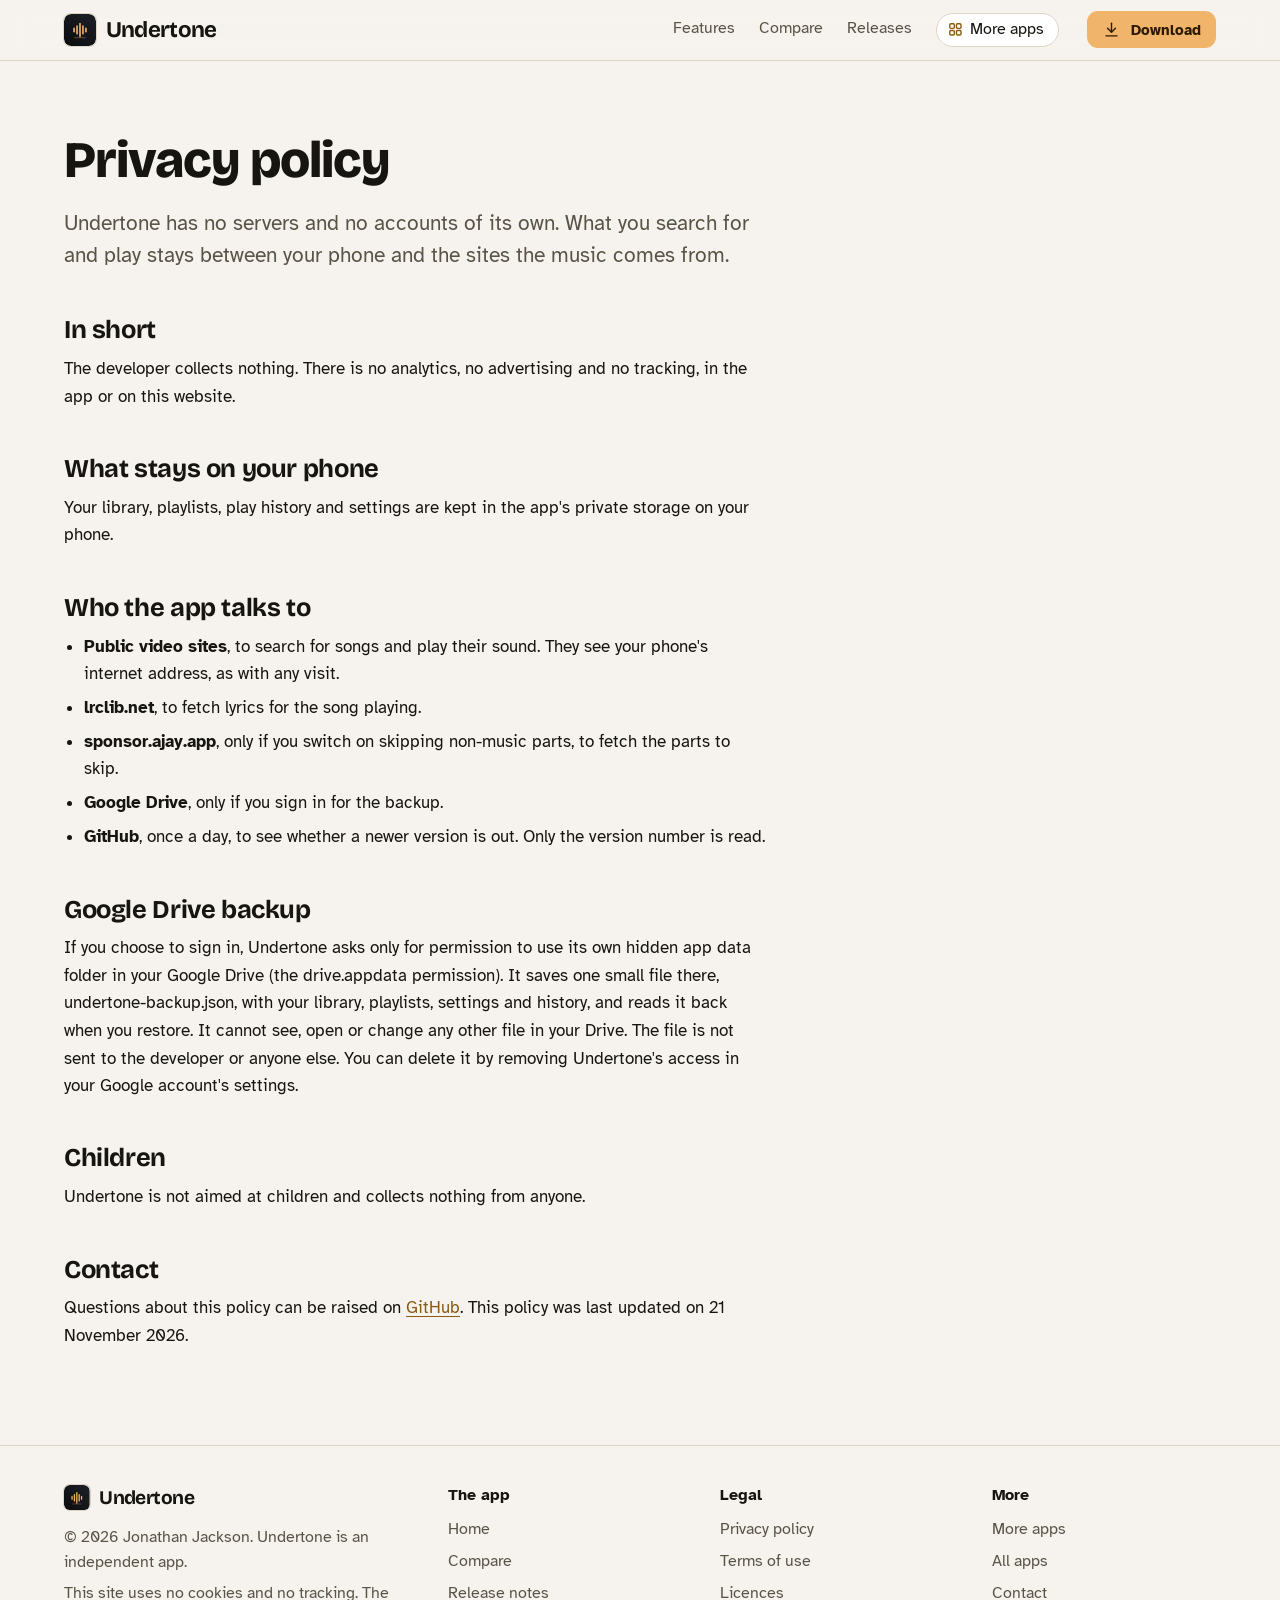
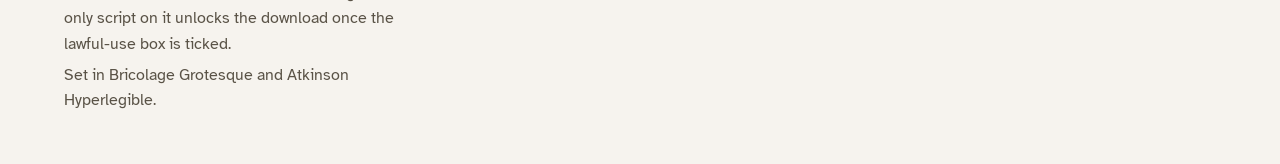
<file: privacy.html>
<!DOCTYPE html>
<html lang="en-GB">
<head>
<meta charset="utf-8">
<meta name="viewport" content="width=device-width, initial-scale=1">
<title>Undertone privacy policy</title>
<meta name="description" content="What Undertone does with your information: in short, it stays on your phone.">
<meta name="author" content="Jonathan Jackson">
<link rel="canonical" href="https://customgpter.github.io/undertone/privacy.html">
<meta name="theme-color" content="#f6f3ee" media="(prefers-color-scheme: light)">
<meta name="theme-color" content="#0e0f12" media="(prefers-color-scheme: dark)">
<meta property="og:type" content="website">
<meta property="og:site_name" content="Undertone">
<meta property="og:title" content="Undertone privacy policy">
<meta property="og:description" content="What Undertone does with your information: in short, it stays on your phone.">
<meta property="og:url" content="https://customgpter.github.io/undertone/privacy.html">
<meta property="og:image" content="https://customgpter.github.io/undertone/assets/og.png">
<meta property="og:image:width" content="1200">
<meta property="og:image:height" content="630">
<meta property="og:image:alt" content="Undertone&#x27;s playlist screen showing a playlist called Evening drive">
<meta property="og:locale" content="en_GB">
<meta name="twitter:card" content="summary_large_image">
<link rel="icon" href="./assets/favicon.svg" type="image/svg+xml">
<link rel="apple-touch-icon" href="./assets/apple-touch-icon.png">
<link rel="preload" href="./assets/fonts/bricolage-grotesque-latin.woff2" as="font" type="font/woff2" crossorigin>
<link rel="preload" href="./assets/fonts/atkinson-hyperlegible-latin-400-normal.woff2" as="font" type="font/woff2" crossorigin>
<link rel="stylesheet" href="./assets/site.css?v=1">
<link rel="stylesheet" href="./assets/house.css?v=1">
<link rel="stylesheet" href="./assets/apps-list.css?v=1">
<script src="./assets/apps-list.js?v=1" defer></script>
</head>
<body>
<a class="skip" href="#main">Skip to content</a>
<header class="masthead">
<div class="wrap">
<a class="brand" href="./" aria-label="Undertone home"><svg viewBox="0 0 108 108" aria-hidden="true"><defs><linearGradient id="G" x1="1" y1="0" x2="0" y2="1"><stop offset="0" stop-color="#1D2027"/><stop offset="1" stop-color="#0B0C0F"/></linearGradient></defs><rect width="108" height="108" rx="24" fill="url(#G)"/><path d="M34 48v12M44 41v26M54 32v44M64 41v26M74 48v12" fill="none" stroke="#F0B46A" stroke-width="5.5" stroke-linecap="round"/><path d="M36 80h36" fill="none" stroke="#F0B46A" stroke-opacity=".4" stroke-width="3" stroke-linecap="round"/></svg><span>Undertone</span></a>
<nav aria-label="Main"><ul><li><a href="./#features">Features</a></li><li><a href="./compare.html">Compare</a></li><li><a href="./releases.html">Releases</a></li><li><a class="more-apps" href="./more-apps.html"><svg class="ico" viewBox="0 0 24 24" aria-hidden="true"><rect x="4" y="4" width="6.5" height="6.5" rx="1.6"/><rect x="13.5" y="4" width="6.5" height="6.5" rx="1.6"/><rect x="4" y="13.5" width="6.5" height="6.5" rx="1.6"/><rect x="13.5" y="13.5" width="6.5" height="6.5" rx="1.6"/></svg>More apps</a></li></ul></nav>
<a class="button small" href="./#download"><svg class="ico" viewBox="0 0 24 24" aria-hidden="true"><path d="M12 4v11"/><path d="M7 10.5l5 5 5-5"/><path d="M5 20h14"/></svg>Download</a>
</div>
</header>
<main id="main" class="doc">
<div class="wrap">
<div class="measure">
<h1>Privacy policy</h1>
<p class="lede">Undertone has no servers and no accounts of its own. What you search for and play stays between your phone and the sites the music comes from.</p>
<h2 id="short">In short</h2><p>The developer collects nothing. There is no analytics, no advertising and no tracking, in the app or on this website.</p><h2 id="on-phone">What stays on your phone</h2><p>Your library, playlists, play history and settings are kept in the app's private storage on your phone.</p><h2 id="services">Who the app talks to</h2><ul><li><b>Public video sites</b>, to search for songs and play their sound. They see your phone's internet address, as with any visit.</li><li><b>lrclib.net</b>, to fetch lyrics for the song playing.</li><li><b>sponsor.ajay.app</b>, only if you switch on skipping non-music parts, to fetch the parts to skip.</li><li><b>Google Drive</b>, only if you sign in for the backup.</li><li><b>GitHub</b>, once a day, to see whether a newer version is out. Only the version number is read.</li></ul><h2 id="google-user-data">Google Drive backup</h2><p>If you choose to sign in, Undertone asks only for permission to use its own hidden app data folder in your Google Drive (the drive.appdata permission). It saves one small file there, undertone-backup.json, with your library, playlists, settings and history, and reads it back when you restore. It cannot see, open or change any other file in your Drive. The file is not sent to the developer or anyone else. You can delete it by removing Undertone's access in your Google account's settings.</p><h2 id="children">Children</h2><p>Undertone is not aimed at children and collects nothing from anyone.</p>
<h2 id="contact">Contact</h2>
<p>Questions about this policy can be raised on <a href="https://github.com/CustomGPTer/undertone/issues">GitHub</a>. This policy was last updated on 21 November 2026.</p>
</div>
</div>
</main>
<footer class="colophon">
<div class="wrap">
<div>
<a class="brand" href="./" aria-label="Undertone home"><svg viewBox="0 0 108 108" aria-hidden="true"><defs><linearGradient id="G" x1="1" y1="0" x2="0" y2="1"><stop offset="0" stop-color="#1D2027"/><stop offset="1" stop-color="#0B0C0F"/></linearGradient></defs><rect width="108" height="108" rx="24" fill="url(#G)"/><path d="M34 48v12M44 41v26M54 32v44M64 41v26M74 48v12" fill="none" stroke="#F0B46A" stroke-width="5.5" stroke-linecap="round"/><path d="M36 80h36" fill="none" stroke="#F0B46A" stroke-opacity=".4" stroke-width="3" stroke-linecap="round"/></svg><span>Undertone</span></a>
<p>&copy; 2026 Jonathan Jackson. Undertone is an independent app.</p>
<p>This site uses no cookies and no tracking. The only script on it unlocks the download once the lawful-use box is ticked.</p>
<p>Set in Bricolage Grotesque and Atkinson Hyperlegible.</p>
</div>
<nav aria-label="The app"><h2>The app</h2><ul>
<li><a href="./">Home</a></li>
<li><a href="./compare.html">Compare</a></li>
<li><a href="./releases.html">Release notes</a></li>
</ul></nav>
<nav aria-label="Legal"><h2>Legal</h2><ul>
<li><a href="./privacy.html">Privacy policy</a></li>
<li><a href="./terms.html">Terms of use</a></li>
<li><a href="./licences.html">Licences</a></li>
</ul></nav>
<nav aria-label="More"><h2>More</h2><ul>
<li><a href="./more-apps.html">More apps</a></li>
<li><a href="https://customgpter.github.io/">All apps</a></li>
<li><a href="https://github.com/CustomGPTer/undertone/issues">Contact</a></li>
</ul></nav>
</div>
</footer>
</body>
</html>
</file>
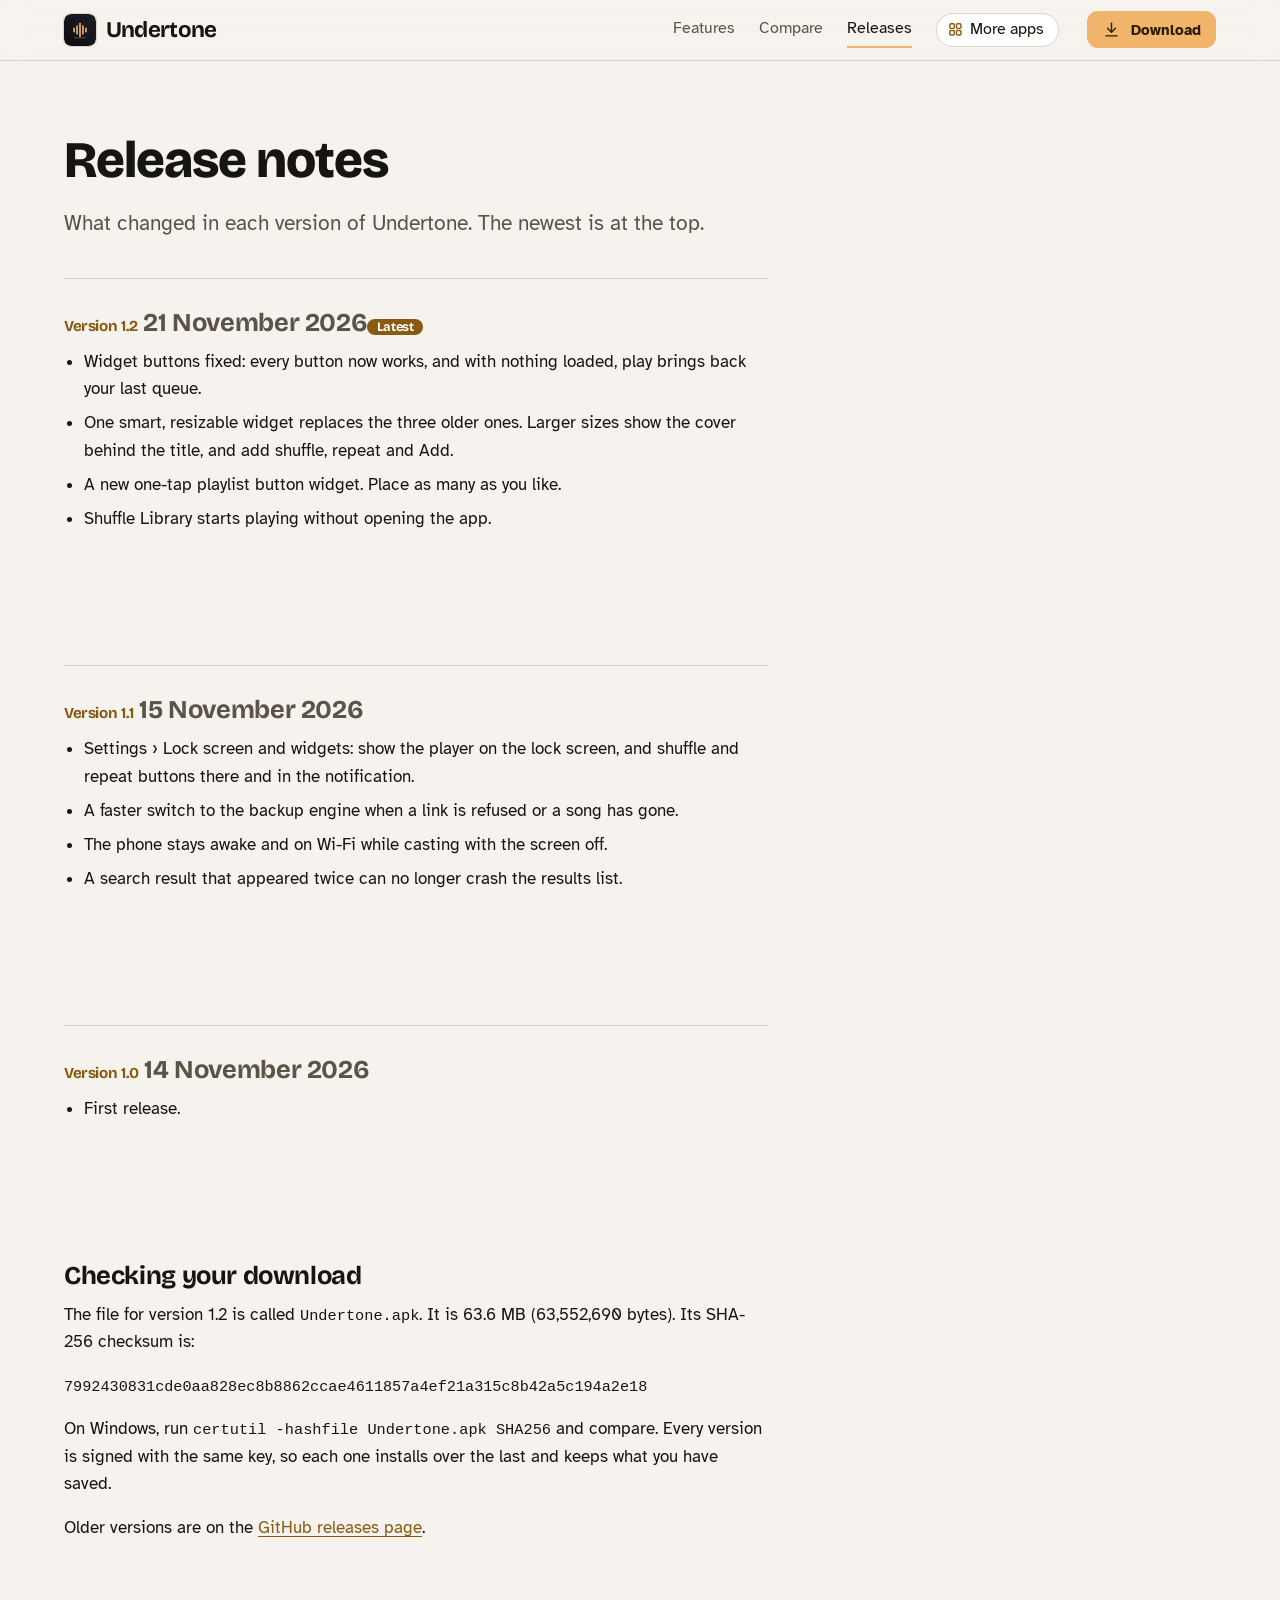
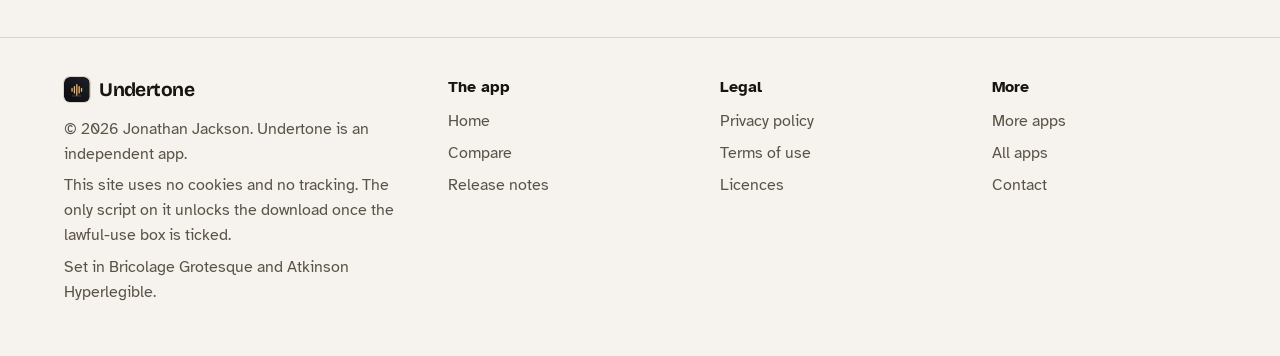
<file: releases.html>
<!DOCTYPE html>
<html lang="en-GB">
<head>
<meta charset="utf-8">
<meta name="viewport" content="width=device-width, initial-scale=1">
<title>Undertone release notes</title>
<meta name="description" content="What changed in each version of Undertone, with the file size and checksum to check your download.">
<meta name="author" content="Jonathan Jackson">
<link rel="canonical" href="https://customgpter.github.io/undertone/releases.html">
<meta name="theme-color" content="#f6f3ee" media="(prefers-color-scheme: light)">
<meta name="theme-color" content="#0e0f12" media="(prefers-color-scheme: dark)">
<meta property="og:type" content="website">
<meta property="og:site_name" content="Undertone">
<meta property="og:title" content="Undertone release notes">
<meta property="og:description" content="What changed in each version of Undertone, with the file size and checksum to check your download.">
<meta property="og:url" content="https://customgpter.github.io/undertone/releases.html">
<meta property="og:image" content="https://customgpter.github.io/undertone/assets/og.png">
<meta property="og:image:width" content="1200">
<meta property="og:image:height" content="630">
<meta property="og:image:alt" content="Undertone&#x27;s playlist screen showing a playlist called Evening drive">
<meta property="og:locale" content="en_GB">
<meta name="twitter:card" content="summary_large_image">
<link rel="icon" href="./assets/favicon.svg" type="image/svg+xml">
<link rel="apple-touch-icon" href="./assets/apple-touch-icon.png">
<link rel="preload" href="./assets/fonts/bricolage-grotesque-latin.woff2" as="font" type="font/woff2" crossorigin>
<link rel="preload" href="./assets/fonts/atkinson-hyperlegible-latin-400-normal.woff2" as="font" type="font/woff2" crossorigin>
<link rel="stylesheet" href="./assets/site.css?v=1">
<link rel="stylesheet" href="./assets/house.css?v=1">
<link rel="stylesheet" href="./assets/apps-list.css?v=1">
<script src="./assets/apps-list.js?v=1" defer></script>
</head>
<body>
<a class="skip" href="#main">Skip to content</a>
<header class="masthead">
<div class="wrap">
<a class="brand" href="./" aria-label="Undertone home"><svg viewBox="0 0 108 108" aria-hidden="true"><defs><linearGradient id="G" x1="1" y1="0" x2="0" y2="1"><stop offset="0" stop-color="#1D2027"/><stop offset="1" stop-color="#0B0C0F"/></linearGradient></defs><rect width="108" height="108" rx="24" fill="url(#G)"/><path d="M34 48v12M44 41v26M54 32v44M64 41v26M74 48v12" fill="none" stroke="#F0B46A" stroke-width="5.5" stroke-linecap="round"/><path d="M36 80h36" fill="none" stroke="#F0B46A" stroke-opacity=".4" stroke-width="3" stroke-linecap="round"/></svg><span>Undertone</span></a>
<nav aria-label="Main"><ul><li><a href="./#features">Features</a></li><li><a href="./compare.html">Compare</a></li><li><a href="./releases.html" aria-current="page">Releases</a></li><li><a class="more-apps" href="./more-apps.html"><svg class="ico" viewBox="0 0 24 24" aria-hidden="true"><rect x="4" y="4" width="6.5" height="6.5" rx="1.6"/><rect x="13.5" y="4" width="6.5" height="6.5" rx="1.6"/><rect x="4" y="13.5" width="6.5" height="6.5" rx="1.6"/><rect x="13.5" y="13.5" width="6.5" height="6.5" rx="1.6"/></svg>More apps</a></li></ul></nav>
<a class="button small" href="./#download"><svg class="ico" viewBox="0 0 24 24" aria-hidden="true"><path d="M12 4v11"/><path d="M7 10.5l5 5 5-5"/><path d="M5 20h14"/></svg>Download</a>
</div>
</header>
<main id="main" class="doc">
<div class="wrap">
<div class="measure">
<h1>Release notes</h1>
<p class="lede">What changed in each version of Undertone. The newest is at the top.</p>
<section class="release" id="v1.2"><h2><span class="ver">Version 1.2</span> <span class="when">21 November 2026</span><span class="tag">Latest</span></h2><ul><li>Widget buttons fixed: every button now works, and with nothing loaded, play brings back your last queue.</li><li>One smart, resizable widget replaces the three older ones. Larger sizes show the cover behind the title, and add shuffle, repeat and Add.</li><li>A new one-tap playlist button widget. Place as many as you like.</li><li>Shuffle Library starts playing without opening the app.</li></ul></section>
<section class="release" id="v1.1"><h2><span class="ver">Version 1.1</span> <span class="when">15 November 2026</span></h2><ul><li>Settings › Lock screen and widgets: show the player on the lock screen, and shuffle and repeat buttons there and in the notification.</li><li>A faster switch to the backup engine when a link is refused or a song has gone.</li><li>The phone stays awake and on Wi-Fi while casting with the screen off.</li><li>A search result that appeared twice can no longer crash the results list.</li></ul></section>
<section class="release" id="v1.0"><h2><span class="ver">Version 1.0</span> <span class="when">14 November 2026</span></h2><ul><li>First release.</li></ul></section>
<h2 id="checking">Checking your download</h2>
<p>The file for version 1.2 is called <code>Undertone.apk</code>. It is 63.6 MB (63,552,690 bytes). Its SHA-256 checksum is:</p>
<p><code class="sum">7992430831cde0aa828ec8b8862ccae4611857a4ef21a315c8b42a5c194a2e18</code></p>
<p>On Windows, run <code>certutil -hashfile Undertone.apk SHA256</code> and compare. Every version is signed with the same key, so each one installs over the last and keeps what you have saved.</p>
<p>Older versions are on the <a href="https://github.com/CustomGPTer/undertone/releases">GitHub releases page</a>.</p>
</div>
</div>
</main>
<footer class="colophon">
<div class="wrap">
<div>
<a class="brand" href="./" aria-label="Undertone home"><svg viewBox="0 0 108 108" aria-hidden="true"><defs><linearGradient id="G" x1="1" y1="0" x2="0" y2="1"><stop offset="0" stop-color="#1D2027"/><stop offset="1" stop-color="#0B0C0F"/></linearGradient></defs><rect width="108" height="108" rx="24" fill="url(#G)"/><path d="M34 48v12M44 41v26M54 32v44M64 41v26M74 48v12" fill="none" stroke="#F0B46A" stroke-width="5.5" stroke-linecap="round"/><path d="M36 80h36" fill="none" stroke="#F0B46A" stroke-opacity=".4" stroke-width="3" stroke-linecap="round"/></svg><span>Undertone</span></a>
<p>&copy; 2026 Jonathan Jackson. Undertone is an independent app.</p>
<p>This site uses no cookies and no tracking. The only script on it unlocks the download once the lawful-use box is ticked.</p>
<p>Set in Bricolage Grotesque and Atkinson Hyperlegible.</p>
</div>
<nav aria-label="The app"><h2>The app</h2><ul>
<li><a href="./">Home</a></li>
<li><a href="./compare.html">Compare</a></li>
<li><a href="./releases.html">Release notes</a></li>
</ul></nav>
<nav aria-label="Legal"><h2>Legal</h2><ul>
<li><a href="./privacy.html">Privacy policy</a></li>
<li><a href="./terms.html">Terms of use</a></li>
<li><a href="./licences.html">Licences</a></li>
</ul></nav>
<nav aria-label="More"><h2>More</h2><ul>
<li><a href="./more-apps.html">More apps</a></li>
<li><a href="https://customgpter.github.io/">All apps</a></li>
<li><a href="https://github.com/CustomGPTer/undertone/issues">Contact</a></li>
</ul></nav>
</div>
</footer>
</body>
</html>
</file>
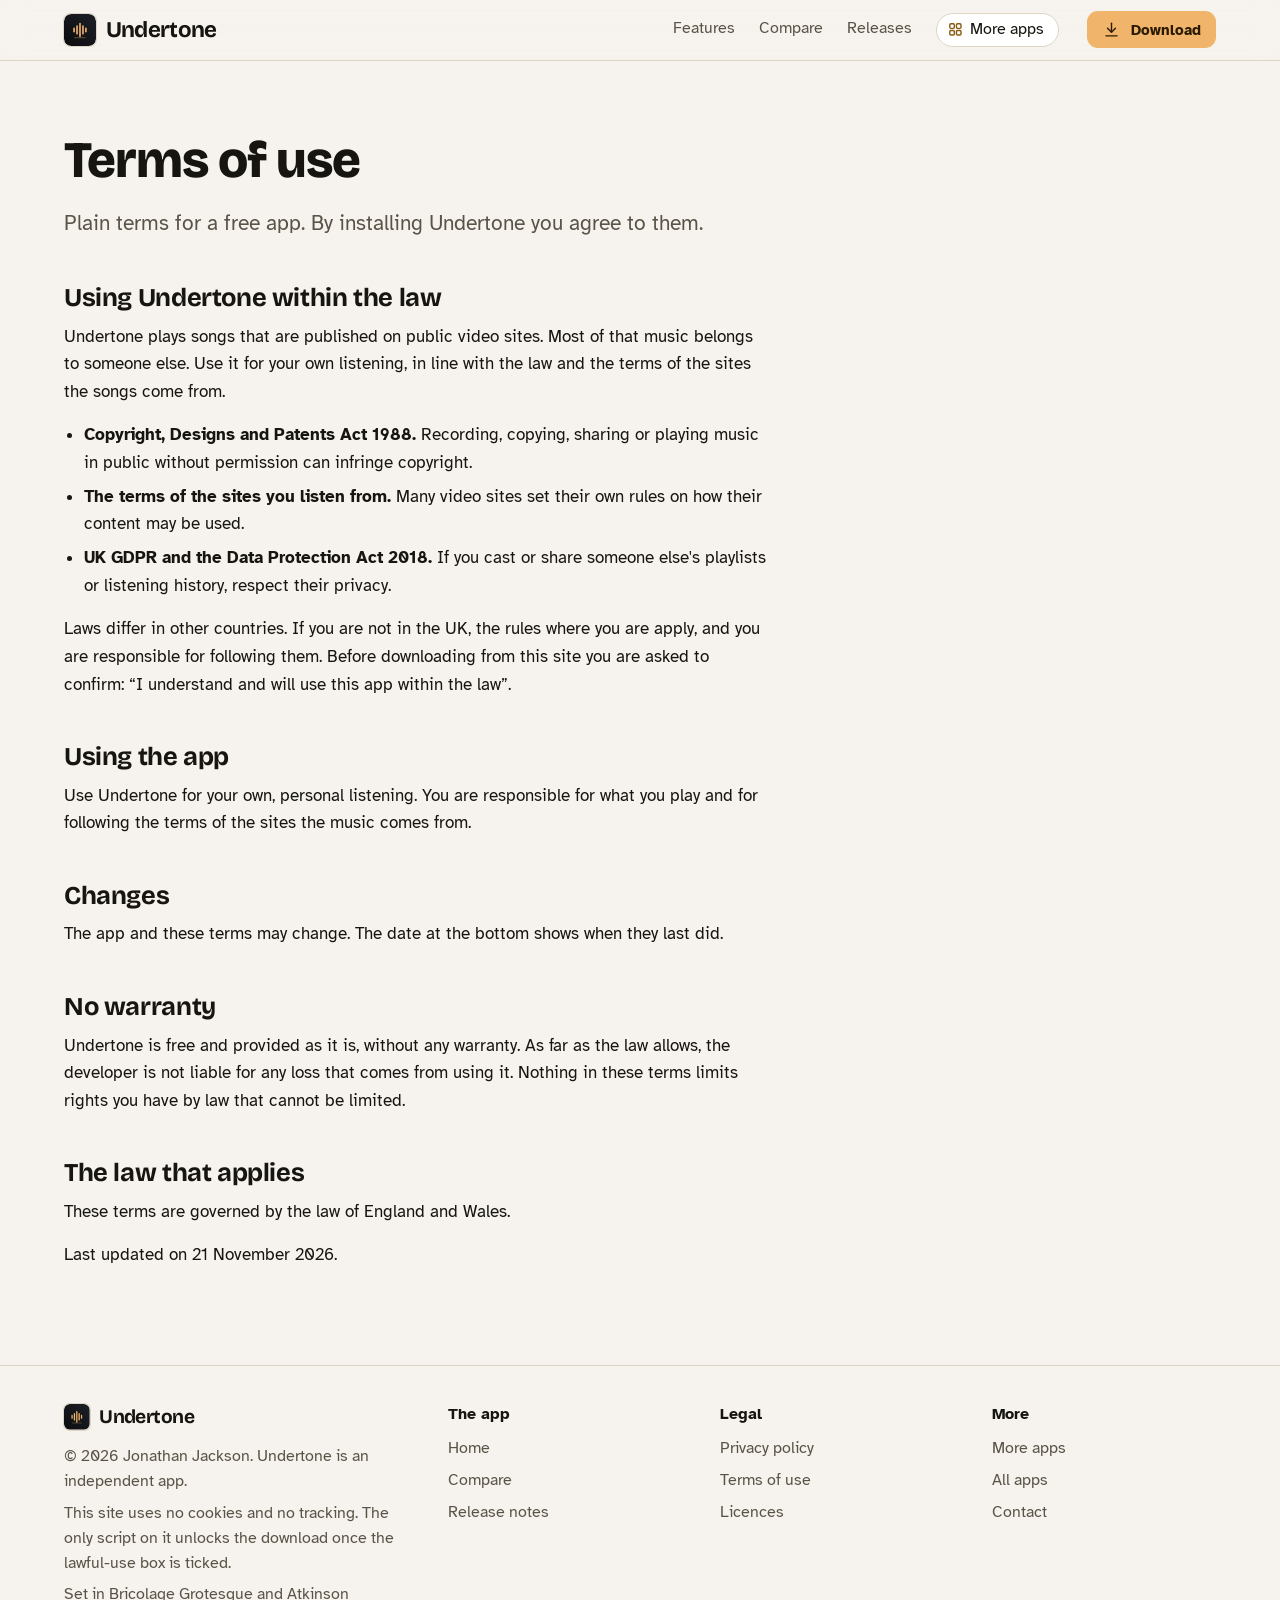
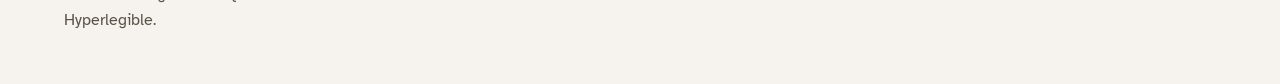
<file: terms.html>
<!DOCTYPE html>
<html lang="en-GB">
<head>
<meta charset="utf-8">
<meta name="viewport" content="width=device-width, initial-scale=1">
<title>Undertone terms of use</title>
<meta name="description" content="The terms for using Undertone, including using it within the law.">
<meta name="author" content="Jonathan Jackson">
<link rel="canonical" href="https://customgpter.github.io/undertone/terms.html">
<meta name="theme-color" content="#f6f3ee" media="(prefers-color-scheme: light)">
<meta name="theme-color" content="#0e0f12" media="(prefers-color-scheme: dark)">
<meta property="og:type" content="website">
<meta property="og:site_name" content="Undertone">
<meta property="og:title" content="Undertone terms of use">
<meta property="og:description" content="The terms for using Undertone, including using it within the law.">
<meta property="og:url" content="https://customgpter.github.io/undertone/terms.html">
<meta property="og:image" content="https://customgpter.github.io/undertone/assets/og.png">
<meta property="og:image:width" content="1200">
<meta property="og:image:height" content="630">
<meta property="og:image:alt" content="Undertone&#x27;s playlist screen showing a playlist called Evening drive">
<meta property="og:locale" content="en_GB">
<meta name="twitter:card" content="summary_large_image">
<link rel="icon" href="./assets/favicon.svg" type="image/svg+xml">
<link rel="apple-touch-icon" href="./assets/apple-touch-icon.png">
<link rel="preload" href="./assets/fonts/bricolage-grotesque-latin.woff2" as="font" type="font/woff2" crossorigin>
<link rel="preload" href="./assets/fonts/atkinson-hyperlegible-latin-400-normal.woff2" as="font" type="font/woff2" crossorigin>
<link rel="stylesheet" href="./assets/site.css?v=1">
<link rel="stylesheet" href="./assets/house.css?v=1">
<link rel="stylesheet" href="./assets/apps-list.css?v=1">
<script src="./assets/apps-list.js?v=1" defer></script>
</head>
<body>
<a class="skip" href="#main">Skip to content</a>
<header class="masthead">
<div class="wrap">
<a class="brand" href="./" aria-label="Undertone home"><svg viewBox="0 0 108 108" aria-hidden="true"><defs><linearGradient id="G" x1="1" y1="0" x2="0" y2="1"><stop offset="0" stop-color="#1D2027"/><stop offset="1" stop-color="#0B0C0F"/></linearGradient></defs><rect width="108" height="108" rx="24" fill="url(#G)"/><path d="M34 48v12M44 41v26M54 32v44M64 41v26M74 48v12" fill="none" stroke="#F0B46A" stroke-width="5.5" stroke-linecap="round"/><path d="M36 80h36" fill="none" stroke="#F0B46A" stroke-opacity=".4" stroke-width="3" stroke-linecap="round"/></svg><span>Undertone</span></a>
<nav aria-label="Main"><ul><li><a href="./#features">Features</a></li><li><a href="./compare.html">Compare</a></li><li><a href="./releases.html">Releases</a></li><li><a class="more-apps" href="./more-apps.html"><svg class="ico" viewBox="0 0 24 24" aria-hidden="true"><rect x="4" y="4" width="6.5" height="6.5" rx="1.6"/><rect x="13.5" y="4" width="6.5" height="6.5" rx="1.6"/><rect x="4" y="13.5" width="6.5" height="6.5" rx="1.6"/><rect x="13.5" y="13.5" width="6.5" height="6.5" rx="1.6"/></svg>More apps</a></li></ul></nav>
<a class="button small" href="./#download"><svg class="ico" viewBox="0 0 24 24" aria-hidden="true"><path d="M12 4v11"/><path d="M7 10.5l5 5 5-5"/><path d="M5 20h14"/></svg>Download</a>
</div>
</header>
<main id="main" class="doc">
<div class="wrap">
<div class="measure">
<h1>Terms of use</h1>
<p class="lede">Plain terms for a free app. By installing Undertone you agree to them.</p>
<h2 id="law">Using Undertone within the law</h2><p>Undertone plays songs that are published on public video sites. Most of that music belongs to someone else. Use it for your own listening, in line with the law and the terms of the sites the songs come from.</p><ul><li><b>Copyright, Designs and Patents Act 1988.</b> Recording, copying, sharing or playing music in public without permission can infringe copyright.</li><li><b>The terms of the sites you listen from.</b> Many video sites set their own rules on how their content may be used.</li><li><b>UK GDPR and the Data Protection Act 2018.</b> If you cast or share someone else's playlists or listening history, respect their privacy.</li></ul><p>Laws differ in other countries. If you are not in the UK, the rules where you are apply, and you are responsible for following them. Before downloading from this site you are asked to confirm: &ldquo;I understand and will use this app within the law&rdquo;.</p><h2 id="use">Using the app</h2><p>Use Undertone for your own, personal listening. You are responsible for what you play and for following the terms of the sites the music comes from.</p><h2 id="changes">Changes</h2><p>The app and these terms may change. The date at the bottom shows when they last did.</p>
<h2 id="no-warranty">No warranty</h2>
<p>Undertone is free and provided as it is, without any warranty. As far as the law allows, the developer is not liable for any loss that comes from using it. Nothing in these terms limits rights you have by law that cannot be limited.</p>
<h2 id="governing">The law that applies</h2>
<p>These terms are governed by the law of England and Wales.</p>
<p>Last updated on 21 November 2026.</p>
</div>
</div>
</main>
<footer class="colophon">
<div class="wrap">
<div>
<a class="brand" href="./" aria-label="Undertone home"><svg viewBox="0 0 108 108" aria-hidden="true"><defs><linearGradient id="G" x1="1" y1="0" x2="0" y2="1"><stop offset="0" stop-color="#1D2027"/><stop offset="1" stop-color="#0B0C0F"/></linearGradient></defs><rect width="108" height="108" rx="24" fill="url(#G)"/><path d="M34 48v12M44 41v26M54 32v44M64 41v26M74 48v12" fill="none" stroke="#F0B46A" stroke-width="5.5" stroke-linecap="round"/><path d="M36 80h36" fill="none" stroke="#F0B46A" stroke-opacity=".4" stroke-width="3" stroke-linecap="round"/></svg><span>Undertone</span></a>
<p>&copy; 2026 Jonathan Jackson. Undertone is an independent app.</p>
<p>This site uses no cookies and no tracking. The only script on it unlocks the download once the lawful-use box is ticked.</p>
<p>Set in Bricolage Grotesque and Atkinson Hyperlegible.</p>
</div>
<nav aria-label="The app"><h2>The app</h2><ul>
<li><a href="./">Home</a></li>
<li><a href="./compare.html">Compare</a></li>
<li><a href="./releases.html">Release notes</a></li>
</ul></nav>
<nav aria-label="Legal"><h2>Legal</h2><ul>
<li><a href="./privacy.html">Privacy policy</a></li>
<li><a href="./terms.html">Terms of use</a></li>
<li><a href="./licences.html">Licences</a></li>
</ul></nav>
<nav aria-label="More"><h2>More</h2><ul>
<li><a href="./more-apps.html">More apps</a></li>
<li><a href="https://customgpter.github.io/">All apps</a></li>
<li><a href="https://github.com/CustomGPTer/undertone/issues">Contact</a></li>
</ul></nav>
</div>
</footer>
</body>
</html>
</file>
<file: assets/site.css>
@font-face{font-family:"Bricolage Grotesque";src:url("fonts/bricolage-grotesque-latin.woff2") format("woff2");font-weight:200 800;font-style:normal;font-display:swap}
@font-face{font-family:"Atkinson Hyperlegible";src:url("fonts/atkinson-hyperlegible-latin-400-normal.woff2") format("woff2");font-weight:400;font-style:normal;font-display:swap}
@font-face{font-family:"Atkinson Hyperlegible";src:url("fonts/atkinson-hyperlegible-latin-700-normal.woff2") format("woff2");font-weight:700;font-style:normal;font-display:swap}

/* Daylight page, night-time camera. The lamp colour is kept for the one thing to press and for what the camera has seen. */
:root{
  --page:#f2f5f9; --panel:#ffffff; --raised:#e8edf3; --ink:#0d1a2b; --soft:#465468; --rule:#d2dae4;
  --accent:#0a6a55; --accent-ink:#ffffff; --warn:#8a5200; --rec:#d3302f;
  --lamp:#ffb347; --lamp-ink:#231400; --lamp-text:#8a5200;
  --night:#09111e; --night-2:#111d30; --night-3:#1a2a43; --night-ink:#eaf0f8; --night-soft:#9fb0c7; --night-rule:#24364f; --iris:#55d6ab;
  --display:"Bricolage Grotesque","Atkinson Hyperlegible",system-ui,sans-serif;
  --sans:"Atkinson Hyperlegible",system-ui,-apple-system,"Segoe UI",Roboto,sans-serif;
  --mono:ui-monospace,SFMono-Regular,Menlo,Consolas,"Liberation Mono",monospace;
  color-scheme:light dark;
}
@media (prefers-color-scheme:dark){
  :root{--page:#0a111b; --panel:#111a27; --raised:#182434; --ink:#e9eef5; --soft:#a0aec0; --rule:#243247;
    --accent:#55d6ab; --accent-ink:#00281d; --warn:#ffb347; --rec:#ff6163; --lamp-text:#ffb347}
}

*,*::before,*::after{box-sizing:border-box}
html{-webkit-text-size-adjust:100%;scroll-behavior:smooth;scroll-padding-top:5.5rem}
@media (prefers-reduced-motion:reduce){html{scroll-behavior:auto}}
body{margin:0;background:var(--page);color:var(--ink);font:400 1.0625rem/1.62 var(--sans);text-rendering:optimizeLegibility;-webkit-font-smoothing:antialiased}
img,svg{max-width:100%;display:block}
a{color:var(--accent);text-decoration-thickness:.07em;text-underline-offset:.2em}
a:hover{text-decoration-thickness:.13em}
:focus-visible{outline:3px solid var(--lamp);outline-offset:3px;border-radius:6px}
code{font:.9em/1 var(--mono);overflow-wrap:anywhere}
h1,h2,h3{font-family:var(--display);font-weight:700;letter-spacing:-.015em;line-height:1.08;margin:0;text-wrap:balance}
p{margin:0 0 1rem}
.skip{position:absolute;left:-999px;top:0;background:var(--ink);color:var(--page);padding:.6rem 1rem;z-index:30;border-radius:0 0 8px 0}
.skip:focus{left:0}
.sr{position:absolute;width:1px;height:1px;overflow:hidden;clip-path:inset(50%);white-space:nowrap}
.wrap{width:min(72rem,100% - 2.5rem);margin-inline:auto}
.measure{max-width:44rem}
.ico{width:1.25em;height:1.25em;flex:none;fill:none;stroke:currentColor;stroke-width:1.75;stroke-linecap:round;stroke-linejoin:round}

/* ---------- masthead */
.masthead{position:sticky;top:0;z-index:20;background:color-mix(in srgb,var(--page) 88%,transparent);-webkit-backdrop-filter:blur(14px) saturate(1.3);backdrop-filter:blur(14px) saturate(1.3);border-bottom:1px solid var(--rule)}
.masthead .wrap{display:flex;flex-wrap:wrap;align-items:center;gap:.35rem 1.75rem;padding-block:.7rem}
.brand{display:inline-flex;align-items:center;gap:.6rem;font:700 1.4rem/1 var(--display);letter-spacing:-.03em;color:var(--ink);text-decoration:none;margin-right:auto}
.brand svg{width:2rem;height:2rem;flex:none;border-radius:.5rem;box-shadow:0 0 0 1px var(--rule)}
.masthead nav ul{display:flex;flex-wrap:wrap;align-items:center;gap:.15rem 1.5rem;list-style:none;margin:0;padding:0;font-size:1rem;line-height:1.3}
.masthead nav a{display:inline-flex;align-items:center;gap:.4rem;color:var(--soft);text-decoration:none;padding-block:.45rem;border-bottom:2px solid transparent}
.masthead nav a:hover{color:var(--ink)}
.masthead nav a[aria-current="page"]{color:var(--ink);border-bottom-color:var(--lamp)}
.masthead nav a.more-apps{color:var(--ink);border:1px solid var(--rule);border-radius:999px;padding:.34rem .85rem .34rem .65rem;background:var(--panel)}
.masthead nav a.more-apps .ico{width:1.05em;height:1.05em;color:var(--accent);stroke-width:2}
.masthead nav a.more-apps:hover,.masthead nav a.more-apps[aria-current="page"]{border-color:var(--accent)}
.button{display:inline-flex;align-items:center;gap:.6rem;background:var(--lamp);color:var(--lamp-ink);font:700 1.08rem/1.2 var(--sans);text-decoration:none;padding:.95rem 1.5rem;border-radius:14px;box-shadow:0 1px 0 rgba(255,255,255,.45) inset,0 12px 24px -14px rgba(138,82,0,.9)}
.button:hover{background:#ffc56e}
.button:active{transform:translateY(1px)}
.button.small{font-size:.95rem;padding:.55rem .95rem;border-radius:11px;box-shadow:none}
.button.quiet{background:none;box-shadow:none;border:1px solid var(--rule);color:var(--ink)}
.button.quiet:hover{border-color:var(--ink);background:none}
@media (max-width:52rem){
  .masthead nav{order:3;flex:1 0 100%}
  .masthead nav ul{gap:.1rem .85rem;font-size:.95rem}
  .masthead nav .wide{display:none}
}
@media (max-width:24rem){.masthead nav a.more-apps .ico{display:none}.masthead nav a.more-apps{padding-inline:.7rem}}

/* ---------- hero */
.hero{padding-block:clamp(2.2rem,6vw,4.75rem) clamp(2.5rem,6vw,4.5rem);overflow:hidden}
.hero-grid{display:grid;gap:clamp(2.25rem,5vw,4rem);align-items:center}
@media (min-width:62rem){.hero-grid{grid-template-columns:minmax(0,11fr) minmax(0,10fr)}}
.hero h1{font-size:clamp(2.6rem,6vw,4.25rem);font-weight:800;line-height:1;letter-spacing:-.022em;margin-bottom:1.5rem}
.lede{font-size:clamp(1.14rem,2vw,1.3rem);line-height:1.55;color:var(--soft);margin:0 0 1rem;max-width:34rem}
.get{display:flex;flex-wrap:wrap;align-items:center;gap:.9rem 1.5rem;margin:1.8rem 0 1.1rem}
.get .aside{font-weight:700;color:var(--ink)}
.facts{font-size:.98rem;line-height:1.5;color:var(--soft);margin:0 0 .5rem;max-width:36rem}
.pills{display:flex;flex-wrap:wrap;gap:.45rem;list-style:none;margin:0 0 1rem;padding:0;font-size:.95rem}
.pills li{border:1px solid var(--rule);border-radius:999px;padding:.22rem .8rem;background:var(--panel);color:var(--soft)}

/* the monitor: the camera's view, the day beneath it, and the alert it sends */
.monitor{position:relative;max-width:36rem;margin-inline:auto;width:100%;padding-bottom:3.1rem}
@media (min-width:62rem){.monitor{margin-inline:auto 0}}
.screen{position:relative;background:var(--night);border-radius:22px;padding:.6rem;box-shadow:0 0 0 1px var(--night-rule),0 30px 60px -30px rgba(9,17,30,.75)}
.cam{position:relative;border-radius:15px;overflow:hidden;aspect-ratio:16/10;background:#0b1626}
.cam svg{width:100%;height:100%}
.cam text{font:700 15px var(--sans);fill:#231400}
.hud{position:absolute;display:inline-flex;align-items:center;gap:.4rem;font:700 .76rem/1 var(--sans);color:var(--night-ink);background:rgba(6,12,22,.62);border-radius:999px;padding:.38rem .65rem;letter-spacing:.01em}
.hud i{width:.5rem;height:.5rem;border-radius:50%;background:var(--iris)}
.hud.watching{left:.7rem;top:.7rem}
.hud.rec{right:.7rem;top:.7rem}
.hud.rec i{background:#ff5a5c}
.hud.stamp{left:.7rem;bottom:.7rem;font:400 .74rem/1 var(--mono);border-radius:6px;color:#d5deea}
.hud.place{right:.7rem;bottom:.7rem;border-radius:6px;font-weight:400;color:#d5deea}
.day{padding:.85rem .55rem 2rem;color:var(--night-soft);font-size:.8rem;line-height:1.2}
.day-head{display:flex;justify-content:space-between;margin-bottom:.6rem}
.day-head b{color:var(--night-ink)}
.track{position:relative;height:1.5rem;border-radius:7px;background:repeating-linear-gradient(90deg,var(--night-3) 0 1px,transparent 1px calc(100% / 24)),var(--night-2);box-shadow:inset 0 0 0 1px var(--night-rule)}
.ev{position:absolute;top:3px;bottom:3px;width:max(5px,1.1%);border-radius:3px;background:var(--iris);left:var(--at)}
.ev.seen{background:var(--lamp)}
.now{position:absolute;top:-4px;bottom:-4px;left:var(--at);width:2px;background:var(--night-ink);border-radius:2px}
.hours{display:flex;justify-content:space-between;margin-top:.4rem;font-size:.72rem}
.alert{position:absolute;right:-.4rem;bottom:0;display:flex;align-items:center;gap:.75rem;width:min(19rem,88%);background:var(--panel);color:var(--ink);border:1px solid var(--rule);border-radius:16px;padding:.65rem .8rem;box-shadow:0 18px 36px -18px rgba(9,17,30,.55)}
.alert .thumb{flex:none;width:3.1rem;height:3.1rem;border-radius:10px;background:linear-gradient(160deg,#16263d,#0b1626);position:relative;overflow:hidden}
.alert .thumb::before{content:"";position:absolute;left:50%;bottom:0;width:38%;height:62%;translate:-50% 0;border-radius:40% 40% 0 0;background:#6f86a6}
.alert .thumb::after{content:"";position:absolute;left:50%;top:14%;width:26%;aspect-ratio:1;translate:-50% 0;border-radius:50%;background:#8ea4c2}
.alert b{display:block;font-size:.98rem;line-height:1.25}
.alert span{display:block;font-size:.86rem;color:var(--soft);line-height:1.3}
.alert .dot{flex:none;width:.6rem;height:.6rem;border-radius:50%;background:var(--lamp);margin-left:auto;box-shadow:0 0 0 4px color-mix(in srgb,var(--lamp) 25%,transparent)}
@media (max-width:26rem){.alert{right:0}}
@media (prefers-reduced-motion:no-preference){
  .cam .spill{animation:vg-in .9s ease-out .25s both}
  .cam .who{animation:vg-step .9s cubic-bezier(.2,.8,.25,1) .9s both}
  .cam .mark{animation:vg-lock .45s cubic-bezier(.3,1.4,.5,1) 1.7s both;transform-box:fill-box;transform-origin:center}
  .hud.rec{animation:vg-in .3s ease-out 2.05s both}
  .hud.rec i{animation:vg-blink 1.2s steps(2,jump-none) 2.3s 4}
  .ev.seen,.now{animation:vg-pop .4s cubic-bezier(.3,1.5,.5,1) 2.4s both}
  .alert{animation:vg-rise .6s cubic-bezier(.2,.8,.25,1) 2.9s both}
  @keyframes vg-in{from{opacity:0}to{opacity:1}}
  @keyframes vg-step{from{opacity:0;transform:translateX(18px)}to{opacity:1;transform:none}}
  @keyframes vg-lock{from{opacity:0;transform:scale(1.12)}to{opacity:1;transform:none}}
  @keyframes vg-blink{from{opacity:1}to{opacity:.25}}
  @keyframes vg-pop{from{opacity:0;transform:scaleY(.2)}to{opacity:1;transform:none}}
  @keyframes vg-rise{from{opacity:0;transform:translateY(14px)}to{opacity:1;transform:none}}
}

/* ---------- sections */
section{padding-block:clamp(3rem,7vw,5.5rem)}
section + section{border-top:1px solid var(--rule)}
h2{font-size:clamp(1.8rem,3.6vw,2.6rem);margin-bottom:.9rem}
h3{font:700 1.1rem/1.3 var(--sans);letter-spacing:0;margin:0 0 .3rem}
.intro{color:var(--soft);max-width:40rem;margin-bottom:2.2rem;font-size:1.1rem}

.promises{padding-block:0;border-block:1px solid var(--rule);background:var(--panel)}
.promises ul{list-style:none;margin:0;padding:0;display:grid;grid-template-columns:repeat(auto-fit,minmax(min(100%,14rem),1fr))}
.promises li{display:flex;gap:.8rem;align-items:flex-start;padding:1.4rem 1.5rem 1.4rem 0}
.promises .ico{width:1.6rem;height:1.6rem;color:var(--accent);margin-top:.1rem}
.promises b{display:block;line-height:1.3}
.promises span{color:var(--soft);font-size:.96rem;line-height:1.45;display:block}
.hero + .promises{border-top:1px solid var(--rule)}

.steps{list-style:none;counter-reset:s;margin:0;padding:0;display:grid;gap:1.25rem}
@media (min-width:52rem){.steps{grid-template-columns:repeat(3,minmax(0,1fr))}}
.steps li{counter-increment:s;background:var(--panel);border:1px solid var(--rule);border-radius:18px;padding:1.4rem 1.4rem 1.5rem}
.steps li::before{content:counter(s);display:grid;place-items:center;width:2rem;height:2rem;border-radius:50%;background:var(--ink);color:var(--page);font:700 1rem/1 var(--display);margin-bottom:1rem}
.steps p{margin:0;color:var(--soft)}

.notices{display:grid;gap:1.25rem}
@media (min-width:52rem){.notices{grid-template-columns:repeat(2,minmax(0,1fr))}}
.sense{background:var(--night);color:var(--night-ink);border-radius:20px;padding:1.5rem 1.5rem 1.6rem;box-shadow:0 0 0 1px var(--night-rule)}
.sense h3{font:700 1.35rem/1.2 var(--display);letter-spacing:-.02em;margin-bottom:.35rem}
.sense p{color:var(--night-soft);margin-bottom:1.1rem}
.chips{display:flex;flex-wrap:wrap;gap:.5rem;list-style:none;margin:0;padding:0}
.chips li{display:inline-flex;align-items:center;gap:.45rem;border:1px solid var(--night-rule);background:var(--night-2);border-radius:10px;padding:.42rem .75rem .42rem .6rem;font-size:.98rem;line-height:1.2}
.chips .ico{color:var(--lamp)}

.groups{display:grid;gap:0}
.group{display:grid;gap:.4rem 3rem;padding-block:1.6rem;border-top:1px solid var(--rule)}
.group:last-child{border-bottom:1px solid var(--rule)}
@media (min-width:56rem){.group{grid-template-columns:13rem minmax(0,1fr)}}
.group > h3{font:700 1.3rem/1.2 var(--display);letter-spacing:-.02em;color:var(--ink)}
.group dl{margin:0;display:grid;gap:1.1rem 2.5rem}
@media (min-width:40rem){.group dl{grid-template-columns:repeat(2,minmax(0,1fr))}}
.group dt{font-weight:700;line-height:1.35}
.group dd{margin:.2rem 0 0;color:var(--soft)}

.setups{display:grid;gap:1.25rem}
@media (min-width:52rem){.setups{grid-template-columns:repeat(2,minmax(0,1fr))}}
.setup{background:var(--panel);border:1px solid var(--rule);border-radius:20px;padding:1.5rem}
.setup h3{font:700 1.35rem/1.2 var(--display);letter-spacing:-.02em;margin-bottom:.9rem}
.setup .kit{display:flex;align-items:center;gap:.6rem;color:var(--soft);font-size:.95rem;margin-bottom:1rem}
.setup .kit .ico{width:1.9rem;height:1.9rem;color:var(--ink);stroke-width:1.5}
.setup .kit .to{width:1.2rem;height:1.2rem;color:var(--soft)}
.ticks{list-style:none;margin:0;padding:0;display:grid;gap:.5rem}
.ticks li{position:relative;padding-left:1.7rem;color:var(--soft)}
.ticks li::before{content:"";position:absolute;left:.15rem;top:.42em;width:.75rem;height:.42rem;border-left:2.5px solid var(--accent);border-bottom:2.5px solid var(--accent);rotate:-45deg}

.modes{list-style:none;margin:0;padding:0;display:grid;gap:1.25rem}
@media (min-width:52rem){.modes{grid-template-columns:repeat(3,minmax(0,1fr))}}
.modes li{border-top:3px solid var(--ink);padding-top:1rem}
.modes p{color:var(--soft);margin:0}

.scroll{overflow-x:auto}
table{width:100%;border-collapse:collapse}
th,td{text-align:left;vertical-align:top;padding:.85rem 1.2rem .85rem 0;border-top:1px solid var(--rule)}
thead th{border-top:0;color:var(--soft);font-weight:400;padding-top:0}
tbody th{font-weight:700;min-width:11rem}
tr:last-child>*{border-bottom:1px solid var(--rule)}
.after-table{margin-top:1.5rem}
/* On a phone a table becomes a stack: the row's name, then its cells side by side. */
@media (max-width:40rem){
  table:not(.cmp),table:not(.cmp) thead,table:not(.cmp) tbody{display:block}
  table:not(.cmp) tr{display:flex;flex-wrap:wrap;gap:.3rem 1.1rem;padding:.9rem 0;border-top:1px solid var(--rule)}
  table:not(.cmp) thead tr{border-top:0;padding-top:0}
  table:not(.cmp) tbody tr:last-child{border-bottom:1px solid var(--rule)}
  table:not(.cmp) th,table:not(.cmp) td{display:block;border:0;padding:0;flex:1 1 0;min-width:0;overflow-wrap:break-word}
  table:not(.cmp) tr>:first-child{flex:0 0 100%;min-width:0}
}

.plain{list-style:none;margin:0;padding:0;display:grid;gap:1.6rem 3rem}
@media (min-width:52rem){.plain{grid-template-columns:repeat(3,minmax(0,1fr))}}
.plain p{color:var(--soft);margin:0}

.faq{display:grid;gap:0 3rem;align-items:start}
@media (min-width:56rem){.faq{grid-template-columns:repeat(2,minmax(0,1fr))}}
.faq details{border-top:1px solid var(--rule);padding:.15rem 0}
.faq summary{cursor:pointer;list-style:none;display:flex;align-items:flex-start;justify-content:space-between;gap:1rem;font-weight:700;padding:.85rem 0;line-height:1.35}
.faq summary::-webkit-details-marker{display:none}
.faq summary::after{content:"";flex:none;width:.6rem;height:.6rem;margin:.3rem .25rem 0 0;border-right:2px solid var(--soft);border-bottom:2px solid var(--soft);rotate:45deg;transition:rotate .15s}
.faq details[open] summary::after{rotate:-135deg;margin-top:.55rem}
.faq details p{color:var(--soft);margin:0 0 1.1rem;max-width:36rem}
@media (prefers-reduced-motion:reduce){.faq summary::after{transition:none}}

.closing{background:var(--night);color:var(--night-ink);border-top:0}
.closing .wrap{display:grid;gap:1.5rem 3rem;align-items:center}
@media (min-width:52rem){.closing .wrap{grid-template-columns:minmax(0,1fr) auto}}
.closing h2{margin-bottom:.5rem}
.closing p{color:var(--night-soft);margin:0;max-width:36rem}
.closing a:not(.button){color:var(--iris)}
section + .closing{border-top:0}

/* ---------- document pages */
.doc{padding-block:clamp(2.5rem,6vw,4.5rem) clamp(3rem,7vw,5rem)}
.doc h1{font-size:clamp(2.2rem,5vw,3.2rem);font-weight:800;letter-spacing:-.02em;margin-bottom:1.2rem}
.doc .lede{max-width:none}
.doc h2{font-size:1.6rem;margin-top:2.8rem;margin-bottom:.7rem;scroll-margin-top:5.5rem}
.doc h3{margin-top:1.6rem}
.doc ul{padding-left:1.25rem;margin:0 0 1rem}
.doc li{margin:.4rem 0}
.doc a{overflow-wrap:anywhere}
.contents{border-block:1px solid var(--rule);padding-block:1rem;margin-block:2rem}
.contents ul{list-style:none;margin:.4rem 0 0;padding:0;columns:2 14rem;column-gap:2rem}
.contents li{margin:.2rem 0;break-inside:avoid}
.note{border-left:3px solid var(--lamp);padding:.2rem 0 .2rem 1.1rem;color:var(--soft)}
.key{font-size:.95rem;line-height:1.55;color:var(--soft);margin:0 0 .6rem}
.sum{font-size:.95rem;overflow-wrap:anywhere}

/* ---------- compare */
.cmp{min-width:44rem;margin:1.4rem 0 1rem}
.cmp th,.cmp td{padding:.85rem .9rem}
.cmp thead th{color:var(--ink);font-weight:700;vertical-align:bottom;padding-top:.85rem}
.cmp small{display:block;font-weight:400;font-size:.84rem;line-height:1.35;color:var(--soft)}
.cmp tbody th{min-width:13rem;padding-left:0}
.cmp thead th:first-child{padding-left:0}
.cmp .ours{background:var(--panel);box-shadow:inset 1px 0 var(--rule),inset -1px 0 var(--rule)}
.yes{color:var(--accent);font-weight:700}
.pay{color:var(--lamp-text);font-weight:700}
.na{color:var(--soft)}
.cmp .app{display:none}
@media (max-width:54rem){
  .cmp{min-width:0}
  .cmp thead{position:absolute;width:1px;height:1px;overflow:hidden;clip-path:inset(50%)}
  .cmp tbody,.cmp tr,.cmp th,.cmp td{display:block}
  .cmp tr{padding:1rem 0;border-top:1px solid var(--rule)}
  .cmp th,.cmp td{border:0;padding:0}
  .cmp tbody th{min-width:0;margin-bottom:.55rem}
  .cmp td{display:grid;grid-template-columns:7.5rem 1fr;gap:.75rem;padding:.22rem 0}
  .cmp .app{display:block;font-weight:400;color:var(--soft)}
  .cmp .ours{background:none;box-shadow:none}
  .cmp .ours .app{color:var(--ink);font-weight:700}
}

/* ---------- release notes */
.release{border-top:1px solid var(--rule);margin-top:2.4rem;padding-top:1.9rem;scroll-margin-top:5.5rem}
.doc .release h2{margin-top:0}
.contents + .release{border-top:0;margin-top:0;padding-top:.4rem}
.ver{font-weight:700;font-size:.95rem;color:var(--lamp-text);margin:0 0 .5rem}
.when{color:var(--soft);margin:-.2rem 0 .2rem}
.tag{display:inline-block;background:var(--accent);color:var(--accent-ink);border-radius:999px;font-weight:700;font-size:.8rem;padding:.08rem .6rem;margin-right:.6rem}
.doc .release h3{font-size:1rem;color:var(--ink);margin:1.3rem 0 .2rem}
.release ul{margin-bottom:0}

/* ---------- more apps */
.mapps{list-style:none;margin:2.2rem 0 0;padding:0;display:grid;gap:1.4rem}
@media (min-width:50rem){.mapps{grid-template-columns:repeat(2,minmax(0,1fr))}}
.doc .mapps{padding-left:0}
.doc .mapp{margin:0}
.mapp{display:flex;flex-direction:column;background:var(--panel);border:1px solid var(--rule);border-radius:20px;overflow:hidden}
.mapp-cover{position:relative;height:6.5rem;background:linear-gradient(135deg,var(--b),var(--b2));overflow:hidden}
.mapp-cover svg{position:absolute;right:-1.2rem;top:-1.6rem;width:11rem;height:11rem;max-width:none;opacity:.22}
.mapp-body{display:flex;flex-direction:column;flex:1;padding:0 1.4rem 1.4rem}
.mapp-icon{width:4.25rem;height:4.25rem;border-radius:1rem;margin-top:-2.1rem;position:relative;box-shadow:0 0 0 4px var(--panel)}
.mapp h2{font-size:1.6rem;margin:.85rem 0 .1rem}
.mapp-kind{color:var(--soft);margin:0 0 .7rem}
.mapp-say{margin:0 0 1.1rem}
.mapp-go{display:flex;flex-wrap:wrap;align-items:center;gap:.7rem 1.3rem;margin:auto 0 0}
.mapp-go .button{padding:.75rem 1.15rem;font-size:1rem;border-radius:12px}
.mapp-site{font-weight:700}
.mapp-needs{font-size:.9rem;color:var(--soft);margin:.9rem 0 0}

/* ---------- colophon */
.colophon{border-top:1px solid var(--rule);color:var(--soft);font-size:.98rem;line-height:1.6}
.colophon .wrap{display:grid;gap:2rem 3rem;padding-block:2.4rem 2.8rem}
@media (min-width:52rem){.colophon .wrap{grid-template-columns:minmax(0,1.5fr) repeat(3,minmax(0,1fr))}}
.colophon p{margin:0 0 .4rem;max-width:26rem}
.colophon .brand{font-size:1.2rem;margin-bottom:.9rem}
.colophon .brand svg{width:1.6rem;height:1.6rem}
.colophon h2{font:700 .98rem/1.3 var(--sans);letter-spacing:0;color:var(--ink);margin:0 0 .5rem}
.colophon ul{list-style:none;margin:0;padding:0}
.colophon li a{display:inline-block;padding-block:.22rem;color:var(--soft);text-decoration:none}
.colophon li a:hover{color:var(--ink);text-decoration:underline}
</file>
<file: assets/house.css>
:root{--page:#f6f3ee;--panel:#ffffff;--raised:#ece6dc;--ink:#17150f;--soft:#5a5347;--rule:#ddd4c6;--accent:#8a5a12;--accent-ink:#ffffff;--lamp:#f0b46a;--lamp-ink:#2a1a00;--lamp-text:#8a5a12}
@media (prefers-color-scheme:dark){:root{--page:#0e0f12;--panel:#17191e;--raised:#1f2229;--ink:#eeeae3;--soft:#a7abb5;--rule:#2a2e37;--accent:#f0b46a;--accent-ink:#2a1a00;--lamp:#f0b46a;--lamp-ink:#2a1a00;--lamp-text:#f0b46a}}
/* House additions: phone frames, the screens gallery, the lawful-use box and test-build labels. */
.brand svg{border-radius:22%}
.hero-phone{display:flex;justify-content:center}
.phone{position:relative;width:min(100%,19rem);aspect-ratio:393/852;padding:.55rem;border-radius:2.6rem;background:#0b0d12;box-shadow:0 0 0 1px rgba(255,255,255,.06) inset,0 1px 0 rgba(255,255,255,.12) inset,0 30px 60px -28px rgba(10,20,40,.55),0 12px 24px -12px rgba(10,20,40,.35)}
.phone img{display:block;width:100%;height:100%;object-fit:cover;object-position:top;border-radius:2.1rem;background:#111}
.gallery{display:flex;gap:clamp(1rem,3vw,1.75rem);overflow-x:auto;scroll-snap-type:x mandatory;padding:.5rem .25rem 1.25rem;margin:1.75rem -.25rem 0;scrollbar-width:thin;overscroll-behavior-x:contain}
.gallery:focus-visible{outline-offset:6px}
.shot{flex:0 0 auto;width:min(72vw,15.5rem);margin:0;scroll-snap-align:start}
.shot .phone{width:100%;border-radius:2.2rem;padding:.45rem}
.shot .phone img{border-radius:1.8rem}
.shot .shot figcaption{margin:.85rem .2rem 0;font-size:.98rem;line-height:1.4;color:var(--soft)}
.gate-scope{margin:0 0 .25rem}
.law-box{margin:0 0 1rem;padding:.9rem 1rem;max-width:34rem;border:1px solid #e0b450;background:#fff8e6;color:#3d2a00;border-radius:14px}
.law-box label{display:flex;gap:.65rem;align-items:flex-start;font-weight:700;cursor:pointer;font-size:1.02rem}
.law-box input{width:1.25rem;height:1.25rem;margin:.12rem 0 0;flex:none;accent-color:#8a5200}
.law-box p{margin:.5rem 0 0;font-size:.95rem}
.law-box a{color:#6b4000;font-weight:700}
.gate-scope a[aria-disabled="true"]{opacity:.45;cursor:not-allowed;pointer-events:none;filter:grayscale(.4);box-shadow:none}
.law-band{background:var(--raised)}
.beta-tag{display:inline-block;margin-left:-.9rem;font-size:.72rem;font-weight:700;letter-spacing:.05em;text-transform:uppercase;padding:.3rem .5rem;border-radius:6px;background:#ffe7b3;color:#5c3b00;border:1px solid #e0b450}
.beta-note{max-width:34rem;padding:.8rem 1rem;border-radius:12px;background:#ffe7b3;color:#3d2a00;border:1px solid #e0b450}
.mapp-soon{display:inline-block;padding:.85rem 1.3rem;border:1px dashed var(--rule);border-radius:14px;color:var(--soft);font-weight:700}
code.sum{word-break:break-all}
@media (prefers-color-scheme:dark){
  .law-box,.beta-note{background:#2a2108;color:#ffe9b8;border-color:#7a5c14}
  .law-box a{color:#ffd27a}
  .law-box input{accent-color:#ffb347}
  .beta-tag{background:#4a3500;color:#ffe2a3;border-color:#8a6a1c}
  .phone{box-shadow:0 0 0 1px rgba(255,255,255,.1) inset,0 30px 60px -28px rgba(0,0,0,.8)}
}
@media (max-width:40rem){.hero-phone .phone{width:min(78%,17rem)}}
</file>
<file: assets/apps-list.css>
/* The full app list on More apps pages and the hub. Works alongside each site's own card styles. */
.mapps-jump{margin:1.8rem 0 0}
.mapps-jump ul{list-style:none;margin:0;padding:0;display:flex;flex-wrap:wrap;gap:.5rem}
.mapps-jump a{display:inline-block;padding:.45rem .85rem;border:1px solid var(--rule,#d2dae4);border-radius:999px;font-size:.95rem;font-weight:700;text-decoration:none;color:inherit;background:var(--panel,#fff)}
.mapps-jump a:hover,.mapps-jump a:focus-visible{border-color:currentColor}
.mapps-group{margin:2.6rem 0 0;scroll-margin-top:5rem}
.mapps-cat{font-size:1.45rem;margin:0;padding:0 0 .6rem;border-bottom:1px solid var(--rule,#d2dae4)}
.mapps-group .mapps{margin-top:1.4rem}
.mapp h3{font-size:1.5rem;line-height:1.2;margin:.85rem 0 .1rem;display:flex;flex-wrap:wrap;align-items:center;gap:.5rem}
.mapp-badge{display:inline-block;font-size:.75rem;font-weight:700;letter-spacing:.04em;text-transform:uppercase;line-height:1;padding:.35rem .55rem;border-radius:6px;vertical-align:middle}
.mapp-badge.beta{background:#ffe7b3;color:#5c3b00;border:1px solid #e0b450}
.mapp-badge.here{background:transparent;color:var(--soft,#465468);border:1px solid var(--rule,#d2dae4)}
.mapp-soon{display:inline-block;padding:.7rem 1.1rem;border:1px dashed var(--rule,#b9c4d1);border-radius:12px;color:var(--soft,#465468);font-weight:700}
.mapp-go .button.ghost{background:transparent;color:inherit;border:2px solid currentColor;box-shadow:none}
.mapp-also{font-size:.9rem;color:var(--soft,#465468);margin:.6rem 0 0}
.mapp-law{margin:0 0 1rem;padding:.8rem .9rem;border:1px solid #e0b450;background:#fff8e6;color:#3d2a00;border-radius:12px;font-size:.95rem}
.mapp-law label{display:flex;gap:.6rem;align-items:flex-start;font-weight:700;cursor:pointer}
.mapp-law input{width:1.2rem;height:1.2rem;margin:.1rem 0 0;flex:none;accent-color:#8a5200}
.mapp-law p{margin:.45rem 0 0}
.mapp-law a{color:#6b4000;font-weight:700}
.mapp a[aria-disabled="true"]{opacity:.45;cursor:not-allowed;pointer-events:none;filter:grayscale(.4)}
@media (prefers-color-scheme:dark){
  .mapp-badge.beta{background:#4a3500;color:#ffe2a3;border-color:#8a6a1c}
  .mapp-law{background:#2a2108;color:#ffe9b8;border-color:#7a5c14}
  .mapp-law a{color:#ffd27a}
  .mapp-law input{accent-color:#ffb347}
}
:where(.mapp a.button){display:inline-flex;align-items:center;gap:.5rem;padding:.75rem 1.15rem;border-radius:12px;background:var(--accent,#1f5fa8);color:var(--accent-ink,#fff);font-weight:700;text-decoration:none;border:2px solid transparent}
:where(.mapp a.button.ghost){background:transparent;color:inherit;border-color:currentColor}
:where(.mapps){list-style:none;padding:0;display:grid;gap:1.4rem}
.gate-scope{margin:0 0 .25rem}
.law-box{margin:0 0 1rem;padding:.9rem 1rem;max-width:34rem;border:1px solid #e0b450;background:#fff8e6;color:#3d2a00;border-radius:14px}
.law-box label{display:flex;gap:.65rem;align-items:flex-start;font-weight:700;cursor:pointer;font-size:1.02rem}
.law-box input{width:1.25rem;height:1.25rem;margin:.12rem 0 0;flex:none;accent-color:#8a5200}
.law-box p{margin:.5rem 0 0;font-size:.95rem}
.law-box a{color:#6b4000;font-weight:700}
.gate-scope a[aria-disabled="true"]{opacity:.45;cursor:not-allowed;pointer-events:none;filter:grayscale(.4);box-shadow:none}
@media (prefers-color-scheme:dark){
  .law-box{background:#2a2108;color:#ffe9b8;border-color:#7a5c14}
  .law-box a{color:#ffd27a}
  .law-box input{accent-color:#ffb347}
}
</file>
